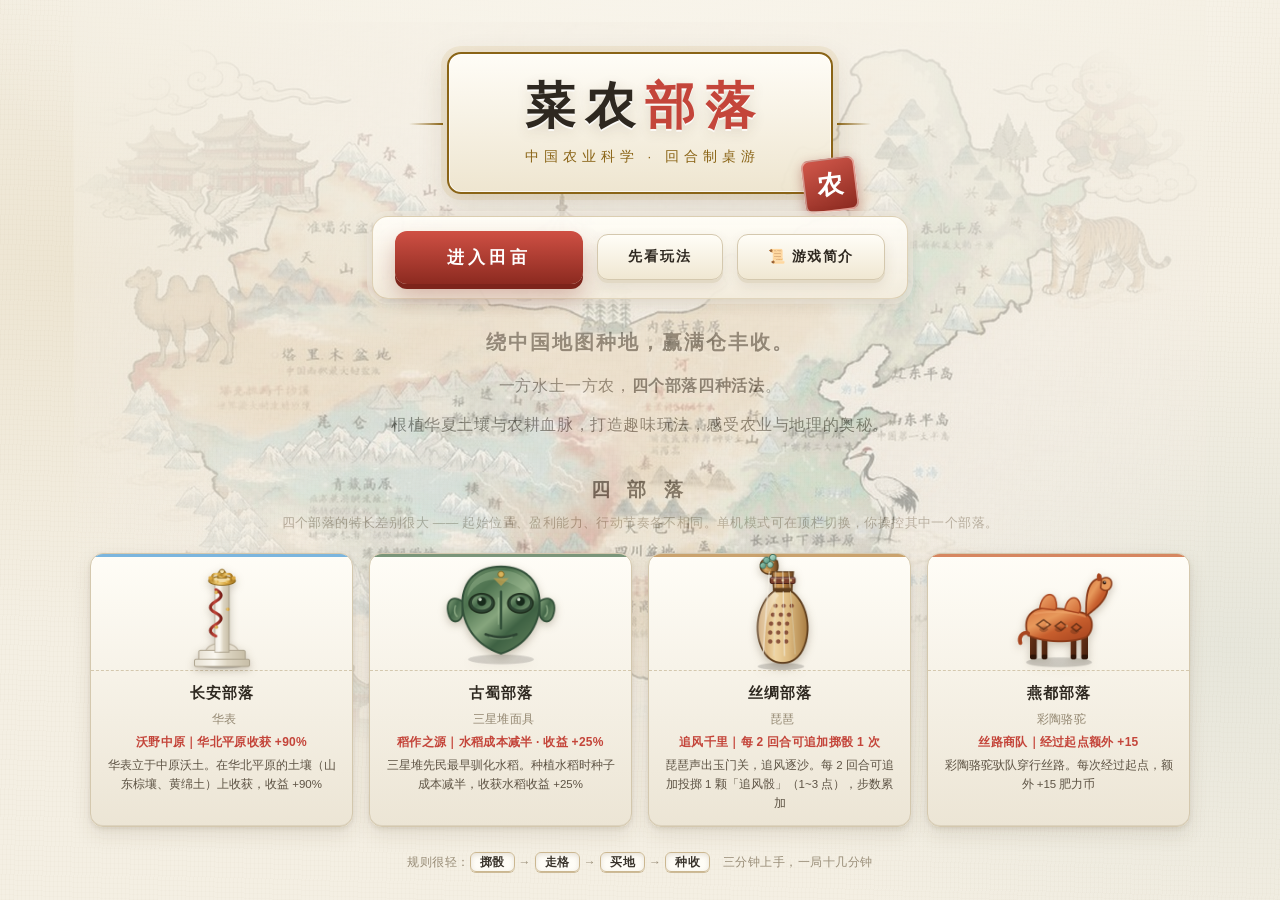
<file: index.html>
<!DOCTYPE html>
<html lang="zh-CN">
<head>
<meta charset="UTF-8">
<meta name="viewport" content="width=device-width, initial-scale=1.0">
<!-- 手机全屏：把本页「添加到主屏幕」后从图标启动，就没有浏览器地址栏了（iOS / Android 都认） -->
<meta name="mobile-web-app-capable" content="yes">
<meta name="apple-mobile-web-app-capable" content="yes">
<meta name="apple-mobile-web-app-status-bar-style" content="black-translucent">
<meta name="theme-color" content="#f4efe3">
<title>菜农部落 · 平面图板版</title>
<link rel="icon" href="data:image/svg+xml,%3Csvg xmlns='http://www.w3.org/2000/svg' viewBox='0 0 64 64'%3E%3Crect width='64' height='64' rx='12' fill='%23f4eee0'/%3E%3Ctext x='32' y='45' font-size='40' text-anchor='middle'%3E%F0%9F%8C%BE%3C/text%3E%3C/svg%3E">
<link rel="stylesheet" href="style.css">
<link rel="stylesheet" href="intro.css">
</head>
<body>

<!-- ============================================================
     开篇引导层（intro）：进站先看到「开篇 + 玩法介绍」，
     点「进入田亩」才露出下面的游戏本体。
     - #intro-open开篇（匾额/ 宣传语 / 模式 / 部落选择）
     - #intro-doc   玩法介绍（开局 / 回合流程 / 站点 / 胜负 / 入口）
     两屏在同一层内切换，#app 及以下内容在 intro 未结束时整体不可见、不可点。
     是否跳过记在 localStorage（intro.seen），看过一次之后直接进游戏。
     ============================================================ -->
<div id="intro" class="intro-layer">
  <div class="intro-inner">

    <!-- ---------- 开篇 ---------- -->
    <section class="intro-screen" id="intro-open">
      <!-- 底纹：水墨中国地图（1772×1200 原图）。
           两层结构：mapbg 是图本身（opacity .44 + 径向蒙版），
           mapveil 是一层米色纱负责把四周溶进宣纸底色。
           ⚠️ 不要给这两层加 backdrop-filter —— 它会把底图本身一起模糊。 -->
      <img class="intro-mapbg" src="assets/board_map.png" alt="" aria-hidden="true" draggable="false">
      <div class="intro-mapveil" aria-hidden="true"></div>
      <!-- 宣纸柔化层：盖住底图、把文字区托起来（介于「看得清」与「不糊」之间） -->
      <div class="intro-paperwash" aria-hidden="true"></div>

      <div class="intro-plaque">
        <h1>菜农<em>部落</em></h1>
        <div class="intro-sub">中国农业科学 · 回合制桌游</div>
        <span class="intro-seal">农</span>
      </div>

      <!-- ---------- 操作按钮组 ----------
           2026-10-18：从页面最底部挪到匾额正下方。
           原因：按钮压在长页面的末尾，玩家要一路滚到底才能开始，
           而「进入田亩」是这个页面唯一的主要行动 —— 必须第一眼可见。
           ⚠️ 同时删掉了原来的 .intro-modes（本地对战 / 单机模式切换）：
                顶栏本来就有同样的模式切换（#mode-seg），
                封面再来一份是重复，且两处会各写一份 localStorage 容易不一致。
                模式切换的唯一入口现在是顶栏。 -->
      <div class="intro-go">
        <button class="intro-start" id="intro-start" type="button">进入田亩</button>
        <button class="intro-ghost" id="intro-to-doc" type="button">先看玩法</button>
        <!-- 游戏简介：点开是卷轴展开动画（intro.js 里绑 openAbout） -->
        <button class="intro-ghost intro-scroll-btn" id="btn-intro-about" type="button">📜 游戏简介</button>
      </div>

      <div class="intro-slogans">
        <p class="hs-main">绕中国地图种地，赢满仓丰收。</p>
        <p>一方水土一方农，<b>四个部落四种活法</b>。</p>
        <p>根植华夏土壤与农耕血脉，打造趣味玩法，感受农业与地理的奥秘。</p>
      </div>

      <div class="intro-pick" id="intro-pick">
        <div class="intro-pick-head">
          <h2>四  部  落</h2>
          <p id="intro-pick-tip">四个部落的特长差别很大 —— 起始位置、盈利能力、行动节奏各不相同。单机模式可在顶栏切换，你操控其中一个部落。</p>
        </div>
        <div class="intro-pickgrid" id="intro-pickgrid"><!-- 由 src/intro.js 渲染 --></div>
      </div>

      <p class="intro-hint">
        规则很轻：<kbd>掷骰</kbd> → <kbd>走格</kbd> → <kbd>买地</kbd> → <kbd>种收</kbd>　三分钟上手，一局十几分钟
      </p>
    </section>

    <!-- ---------- 游戏简介卷轴 ----------
         独立于 .intro-screen：它要盖在开篇之上做卷轴展开，
         所以自己是一层 fixed 浮层（z-index 205，压过 intro 但低于 ordergate）。
         动画：卷轴本体先横向展开（scaleX），文字再淡入上移。 -->
    <div id="about-scroll" class="scroll-layer" hidden role="dialog" aria-modal="true" aria-label="游戏简介">
      <div class="scroll-dim" id="about-dim"></div>
      <div class="scroll-rod scroll-rod-t"></div>
      <div class="scroll-paper">
        <div class="scroll-cap">
          <h2 class="scroll-title">游戏简介</h2>
          <button class="scroll-x" id="about-close" type="button" title="收起卷轴">✕</button>
        </div>
        <div class="scroll-body">
          <p class="scroll-lead">菜农部落是一款以<b>种菜、农业改良、收获售卖</b>为核心玩法的策略桌面游戏（类大富翁玩法）。</p>
          <p>玩家扮演不同部落，通过<b>抢占肥沃土地</b>、<b>规划作物种植</b>、<b>收获蔬菜积累财富</b>。</p>
          <p class="scroll-tail">玩家可以在轻松欢乐的农耕博弈中体验策略规划和财富增长的乐趣。</p>
        </div>
        <div class="scroll-seal" aria-hidden="true">菜农</div>
      </div>
      <div class="scroll-rod scroll-rod-b"></div>
    </div>

    <!-- ---------- 玩法介绍 ---------- -->
    <section class="intro-screen" id="intro-doc" hidden>
      <header class="intro-nav">
        <span class="hn-brand"><i>🌾</i>菜农部落</span>
        <div class="hn-links">
          <button type="button" data-jump="intro-open">开篇</button>
          <button type="button" data-jump="intro-kit">开局</button>
          <button type="button" data-jump="intro-flow">回合</button>
          <button type="button" data-jump="intro-sta">站点</button>
          <button type="button" data-jump="intro-win">胜负</button>
          <button class="hn-cta" id="intro-doc-go" type="button">进入田亩</button>
        </div>
      </header>

      <div class="intro-doc-body">
        <div class="sec-tag"><h2>开局你有什么<small>STARTING KIT</small></h2></div>
        <div class="intro-card" id="intro-kit">
          <h3><span class="ic">🎴</span>选择一个部落开局</h3>
          <p class="lead">初始额度按「行动顺序」发放 —— 排在第几就拿多少，先手是有补偿的。</p>
          <div class="kitgrid">
            <div class="kit"><b>150</b><span>初始肥力币</span><i>可在设置里逐部落调整</i></div>
            <div class="kit"><b>2</b><span>随机种子卡</span><i>抽 3 张候选，取 2 张入库</i></div>
            <div class="kit"><b>1</b><span>免费买地卡</span><i>不花钱拿一块无主地</i></div>
            <div class="kit"><b>+60</b><span>末位先手补偿</span><i>次序第 4 名拿满</i></div>
          </div>
        </div>

        <div class="sec-tag"><h2>一个回合怎么走<small>ONE ROUND</small></h2></div>
        <div class="flowgrid" id="intro-flow">
          <div class="flowstep"><span class="no">1</span><span class="arrow">›</span>
            <h4>掷骰子</h4><p>两颗骰子决定走几格。丝绸部落每 2 回合还能追加一颗「追风骰」。</p></div>
          <div class="flowstep"><span class="no">2</span><span class="arrow">›</span>
            <h4>顺时针走</h4><p>逐格前进，经过起点得 50 币；落在他人土地要付一半地价，过路不收费。</p></div>
          <div class="flowstep"><span class="no">3</span><span class="arrow">›</span>
            <h4>落格结算</h4><p>土地格看归属，站点格发牌 —— 集市卖种、气象站给卡、改良站发改良。</p></div>
          <div class="flowstep"><span class="no">4</span><span class="arrow">›</span>
            <h4>经营决策</h4><p>只能给「脚下的地」买地与种植；地里作物随时可收，收完这块地本回合不能再种。</p></div>
          <div class="flowstep"><span class="no">5</span>
            <h4>收尾换手</h4><p>判定胜负或破产，然后按本局抽签的顺序交给下一位。</p></div>
        </div>

        <div class="sec-tag"><h2>赛道上的站点<small>STATIONS</small></h2></div>
        <div class="stagrid" id="intro-sta">
          <div class="sta" style="--sc:#d0392b;--sc-soft:rgba(208,57,43,.12);--sc-line:rgba(208,57,43,.32)">
            <div class="ic">🚩</div><h4>起点</h4><p>每经过一次得 50 肥力币。绕得越勤，财路越稳。</p></div>
          <div class="sta" style="--sc:#d8a03a;--sc-soft:rgba(216,160,58,.14);--sc-line:rgba(216,160,58,.34)">
            <div class="ic">🌰</div><h4>种子集市</h4><p>买作物卡囤手上。种一片消耗一张 —— 没种子就种不了。</p></div>
          <div class="sta" style="--sc:#4a9bd8;--sc-soft:rgba(74,155,216,.12);--sc-line:rgba(74,155,216,.32)">
            <div class="ic">🌦️</div><h4>气象站</h4><p>抽一张延时气象卡，下次种植自动生效（一次性，可为负）。</p></div>
          <div class="sta" style="--sc:#59a85a;--sc-soft:rgba(89,168,90,.12);--sc-line:rgba(89,168,90,.32)">
            <div class="ic">🎴</div><h4>土壤改良站</h4><p>抽改良卡：抽到即得面值肥力币，持有期间按面值折算加成收获。</p></div>
          <div class="sta" style="--sc:#5a5560;--sc-soft:rgba(90,85,96,.10);--sc-line:rgba(90,85,96,.28)">
            <div class="ic">⛓️</div><h4>监狱</h4><p>落在上面暂停一回合，反思不当农业行为。路过不坐牢。</p></div>
        </div>

        <div class="sec-tag"><h2>怎么算赢<small>HOW TO WIN</small></h2></div>
        <div class="endgrid" id="intro-win">
          <div class="endcard win">
            <h3>🏆 两条胜利途径</h3>
            <p><b>① 堆满肥力币</b>：轮到自己的回合结束时，手上金币达到胜利线（默认 260，可在设置里调）即刻获胜。</p>
            <p style="margin-top:8px"><b>② 成为最后的幸存者</b>：其他部落全部欠款破产，只剩你一个 —— 你赢。</p>
          </div>
          <div class="endcard lose">
            <h3>💀 欠款会破产</h3>
            <p>允许欠款，但<b>最低到 −50</b>。一旦欠超过 50，该部落破产退出本局，名下土地全部回归无主。</p>
            <p style="margin-top:8px">其余部落继续玩，不受影响。破产后不再参与行动顺序。</p>
          </div>
        </div>

        <div class="sec-tag"><h2>游戏里还有这些<small>EXTRAS</small></h2></div>
        <div class="entrygrid">
          <div class="entry"><span class="ei">📖</span>
            <div><h4>图鉴</h4><p>全部卡牌道具的详细信息 —— 土地、作物、气象、改良，不受谁持有影响。</p></div></div>
          <div class="entry"><span class="ei">📜</span>
            <div><h4>规则</h4><p>完整规则与参数表，含过路费、破产、种子上限等全部细则。</p></div></div>
          <div class="entry"><span class="ei">⚙️</span>
            <div><h4>设置</h4><p>调整各部落初始金额、胜利线、电脑行动速度与背景音乐音量。</p></div></div>
          <div class="entry"><span class="ei">🏮</span>
            <div><h4>新手教程</h4><p>「小禾」问答手册 —— 你可能遇到的 33 个问题，答完就会玩。</p></div></div>
          <div class="entry"><span class="ei">📔</span>
            <div><h4>随农记</h4><p>四个部落的背景小故事 —— 从哪里来，为什么擅长这个。</p></div></div>
          <div class="entry"><span class="ei">🏆</span>
            <div><h4>农耕志</h4><p>成就系统与我的农事 —— 只记荣耀，不碰胜负。</p></div></div>
        </div>
      </div>

      <footer class="intro-foot">
        <button class="intro-ghost" id="intro-back" type="button">← 回到开篇</button>
        <button class="intro-start" id="intro-doc-go2" type="button">进入田亩</button>
      </footer>
    </section>

  </div>
</div>

<!-- ============ 顶栏 ============ -->
<header>
  <div class="brand">
    <div class="logo" id="logo-box"><span>🌾</span></div>
    <div>
      <h1>菜农部落</h1>
      <small>农业科学与土壤 · 平面图板桌游</small>
    </div>
  </div>
  <div class="round-info">
    <span>回合 <b id="round">1</b></span>
    <span class="sep"></span>
    <span>目标 <b id="winline">260</b> 肥力币</span>
    <span class="sep"></span>
    <span>当前 <b id="curtribe">—</b></span>
    <span class="sep"></span>
    <!-- 本回合行动顺序：2026-10-15 起改为「按钮 + 弹窗」。
         原来是一条常驻的横向顺序条（#orderstrip），顶栏被它挤得右对齐换行，
         而且开局时玩家往往来不及看。现在点这个按钮才弹出完整顺序，
         并且每次开新局会自动弹一次（见 main.js 的 showOrderGate）。 -->
    <button id="btn-order" class="tb" title="查看本局行动顺序">🔀<span class="tb-t">行动顺序</span></button>
  </div>
  <div class="top-actions">
    <div class="seg" id="mode-seg" title="切换对局模式（会重新开局）">
      <button data-mode="local">本地对战</button>
      <button data-mode="solo">单机模式</button>
    </div>
    <button id="btn-settings" class="tb" title="调整各部落初始金额 · 查看部落特长">⚙<span class="tb-t">设置</span></button>
    <button id="btn-handbook" class="tb" title="图鉴：查看全部卡牌的详细信息，不受谁持有影响">📖<span class="tb-t">图鉴</span></button>
    <button id="btn-fast" class="tb" title="电脑每步间隔：3 秒 / 0.6 秒（快速）"><span id="fast-ico">🐢</span><span class="tb-t" id="fast-txt">3 秒</span></button>
    <!-- 简约版：收起底栏与左侧竖列，把棋盘放到最大（投屏 / 围观用）。
         纯布局切换：JS 只改 body.class 并重调 layoutBoard()，不碰任何游戏逻辑。 -->
    <button id="btn-simple" class="tb" title="简约版：放大棋盘，收起手牌与侧栏（再点一次回到完整界面）">🔍<span class="tb-t">简约版</span></button>
    <button id="btn-rules" class="tb">📜<span class="tb-t">规则</span></button>
    <!-- 回到开篇与玩法介绍（intro.js 监听这个 click，见该文件） -->
    <button id="btn-intro" class="tb" title="回到开篇与玩法介绍">🏮<span class="tb-t">开篇</span></button>
    <button id="btn-new" class="tb primary">🔄<span class="tb-t">新游戏</span></button>
  </div>
</header>

<div id="app">
  <!-- ============ 中间：平面图板（原 PDF 图板底图） ============ -->
  <main id="stage">
    <div id="board-wrap">
      <img id="board" src="assets/board_full.png" alt="菜农部落图板" draggable="false">
      <!-- 只换中间那块地图：叠一层新图，裁到原图中心地图区，
           外圈 32 张赛道卡仍用原图的印刷卡面（图案+文字+价格）。 -->
      <img id="board-map" src="assets/board_map.png" alt="" aria-hidden="true" draggable="false">
      <div id="slots"></div>
      <div id="cells"></div>
      <div id="pawns"></div>
    </div>

    <!-- 右下角竖列：我的手牌（在上） + 图例（在下） -->
    <div class="legend-col">
      <!-- 三类手牌入口：点开看全部四个部落的卡（首行有各部落数量统计） -->
      <section id="cardhub">
        <button class="hub" id="hub-seed" type="button" title="查看全部部落的作物卡（徽章 = 我自己的张数）">
          <span class="hub-ico">🌰</span><span class="hub-name">作物卡</span><span class="pill" id="seedcount2">0</span>
        </button>
        <button class="hub" id="hub-weather" type="button" title="查看全部部落的延时气象卡（徽章 = 我自己的张数）">
          <span class="hub-ico">🌦️</span><span class="hub-name">气象卡</span><span class="pill" id="weathercount">0</span>
        </button>
        <button class="hub" id="hub-improve" type="button" title="查看全部部落的改良卡（徽章 = 我自己的张数）">
          <span class="hub-ico">🎴</span><span class="hub-name">改良卡</span><span class="pill" id="handcount2">0</span>
        </button>
      </section>

      <section id="farmpanel">
        <h4>我的土地与作物 <span id="landcount" class="pill">0</span></h4>
        <div id="myfarms" class="hscroll"></div>
      </section>

      <!-- 图例上方 -->
      <div class="legend">
        <h4>图例</h4>
        <!-- 四部落的图例行由 JS 从 TRIBES 渲染（renderLegend）。
             早先在这里硬编码了「A/B/C/D 部落」，改部落名时漏了一处。 -->
        <div id="legendrows"></div>
        <div class="legend-row" style="margin-top:6px;padding-top:6px;border-top:1px solid var(--line)">
          <span class="sw" style="background:linear-gradient(180deg,rgba(255,252,244,.6),rgba(235,222,190,.5))"></span>站点格
        </div>
      </div>

      <!-- 农耕志：成就 · 图鉴 · 我的农事。
           纯荣誉层（存档走 localStorage 的 cnvillage.codex.v1），
           与对局状态 G 完全隔离，不影响金币/胜负/AI。 -->
      <button id="codex-entry" type="button"
              title="农耕志：我的农事 · 图鉴收集 · 成就称号（只记荣耀，不碰胜负）">
        <span class="ce-seal">志</span>
        <span class="ce-mid">
          <span class="ce-name">农耕志</span>
          <span class="ce-sub">成就 · 图鉴 · 我的农事</span>
        </span>
        <span class="ce-pct" id="codex-pct">0%</span>
      </button>

      <!-- 手牌（作物卡 + 改良卡）：从底栏搬到这里，排在「农耕志」下方。
           搬过来是为了把底栏压到只剩一条窄边（--bottom-h 减半），
           底栏原本 104px 里装的就是这两行卡，横向还空一大片。
           竖列本来就是「图板左侧的常驻信息列」，手牌属于玩家必须随时能看见的信息，
           放这里比压在底部更近，也不再占用棋盘纵向空间。
           ID 全部沿用原来的（seedcount / handcount / seedrow / hand / impbonus），
           main.js 里按ID 取元素的代码一行都不用改。 -->
      <div class="legend-hand">
        <h4>作物卡 <span id="seedcount" class="pill">0</span> · 改良卡 <span id="handcount" class="pill">0</span>
          <span id="impbonus" class="impbonus">无加成</span>
        </h4>
        <div id="seedrow" class="seedrow"></div>
        <div id="hand" class="hand hscroll"></div>
      </div>
    </div>

    <!-- 电脑行动提示：只在正中显示一个小窗，不遮挡棋盘（要能看见电脑棋子在哪） -->
    <div id="waiting" hidden>
      <div class="wait-box">
        <div class="wait-head">
          <span class="wait-spinner"></span>
          <span class="wait-who"><span id="wait-tribe">电脑</span> 行动中</span>
        </div>
        <div class="wait-act" id="wait-act">思考中…</div>
        <div class="wait-dots"><i></i><i></i><i></i></div>
      </div>
    </div>
  </main>

  <!-- ============ 可滚动区 ============
       桌面端 #scrollzone 用 display:contents，子元素保持原来的 grid/flex 位置不变；
       手机端它才真正变成一个盒子：地图占上半屏，其余全部塞进来竖向滚动。 -->
  <div id="scrollzone">

  <!-- ============ 中间下方：四部落面板（排成一排） ============ -->
  <section id="tribebar">
    <div id="players"></div>
  </section>

  <!-- 竖向分隔条：拖拽调节图板区 / 右侧面板 宽度 -->
  <div class="splitter splitter-v" id="split-v" title="拖拽调节宽度 · 双击复位"></div>

  <!-- ============ 右侧：操作与日志 ============ -->
  <aside id="sidepanel">
    <div class="panel-block" id="actionbox" hidden>
      <h4 id="actiontitle">可执行操作</h4>
      <div id="actions" class="actions"></div>
    </div>

    <div class="panel-block grow">
      <h4>游戏日志</h4>
      <div id="log" class="log"></div>
    </div>

    <div class="panel-block panel-block--foot">
      <div id="dice" class="dice-box"></div>
      <button id="btn-roll" class="roll">🎲 掷骰子开始回合</button>
    </div>
  </aside>

  </div><!-- /#scrollzone -->
</div>

<!-- 横向分隔条：拖拽调节主区/ 底栏 高度 -->
<div class="splitter splitter-h" id="split-h" title="拖拽调节高度 · 双击复位"></div>

<!-- ============ 底部：新手教程 / 随农记 两个入口 ============
     「作物卡 · 改良卡」手牌已搬到图板左下角竖列、排「农耕志」之下（见 .legend-hand），
     底栏只剩窄屏入口按钮，因此高度默认值从 104px 减半到 52px（见 SPLIT_DEFAULT.bottom）。
     保持在 body 层：桌面端是固定底栏，手机端固定在屏幕底部，
     不塞进 #scrollzone —— 否则 display:contents 会把它变成 #app 的grid item。 -->
<footer id="bottombar">
  <!-- 新手教程 / 随农记 两个入口：**手机 / 窄屏（<1500px）专用**，
       PC（≥1500px）这两个按钮被 CSS 隐藏，入口仍是教程预留列里的灯笼罩。
       事件绑定在 src/aihelper.js（独立浮层）。 -->
  <div class="bb-entry" id="ai-entry">
    <button class="ai-entry-btn" id="ai-open-qa" type="button" title="打开新手教程 · 问答手册">
      <span class="ai-entry-ic">🏮</span><span>新手教程</span>
    </button>
    <button class="ai-entry-btn" id="ai-open-book" type="button" title="翻开《随农记》· 四个部落与一方水土">
      <span class="ai-entry-ic">📔</span><span>随农记</span>
    </button>
  </div>
</footer>

<!-- ============ 新手教程「小禾」问答手册 + 底面《随农记》 ============
     独立浮层（见 src/aihelper.js）：不读写对局状态 G，不碰引擎 / 规则 / 平衡。
     纯静态问答（点问题看答案），不联网、不调用任何大模型。
     宽屏（≥1500）常驻预留右侧一条窄列；窄屏 / 手机改为右侧弹出面板。
     入口是底栏「新手教程 / 随农记」两个按钮（#ai-entry，在 #bottombar 内）。 -->
<aside id="aihelper" aria-label="新手教程 · 问答手册"></aside>

<!-- ============ 弹层 ============ -->
<div id="modal" class="modal" hidden>
  <div class="modal-box">
    <button class="modal-close" id="modal-close">✕</button>
    <div id="modal-body"></div>
  </div>
</div>

<!-- ============ 开局顺序弹窗 ============
     独立于 #modal：#modal 会被 openModal() 整体覆盖（种田弹层、设置、
     部落选择都往里塞），顺序窗必须常驻自己的 DOM，否则开新局时会被
     上一次弹层的残留冲掉。内容由 main.js 的 showOrderGate() 渲染。
     · #orderstrip 仍然存在，只是搬进了弹窗里 —— iter.test.html R7 段
       直接查它，删掉会让那条断言炸。 -->
<div id="ordergate" class="ordergate" hidden role="dialog" aria-modal="true" aria-label="本局行动顺序">
  <div class="og-box">
    <h3 class="og-title">本局行动顺序</h3>
    <p class="og-sub">每局开局随机抽签 —— 从左到右就是这一局的先后手次序。</p>
    <div class="og-strip" id="orderstrip"></div>
    <p class="og-note" id="ordernote"></p>
    <div class="og-actions">
      <button type="button" id="order-ok" class="btn-primary">知道了，开始</button>
    </div>
  </div>
</div>

<div id="banner" class="banner" hidden>
  <div class="banner-box">
    <div id="banner-icon">🏆</div>
    <h2 id="banner-title"></h2>
    <p id="banner-sub"></p>
    <button class="roll" id="banner-btn">再来一局</button>
  </div>
</div>

<!-- 背景音乐：进游戏后一直循环播放，音量在「设置」里调（见 main.js 的 BGM 段）。
     素材是用户给的裸 ADTS AAC，已用 tools/adts_to_m4a.py 无损换壳成标准 M4A。 -->
<audio id="bgm" src="assets/bgm.m4a" loop preload="auto"></audio>

<div id="loading"><div class="loader"></div><p>正在载入图板…</p></div>

<script>
window.__errors = [];
window.addEventListener('error', e => {
  const loc = (e.filename||'').split('/').pop() + ':' + e.lineno;
  showErr((e.message||e.error) + ' @ ' + loc);
});
window.addEventListener('unhandledrejection', e => {
  showErr('promise: ' + ((e.reason && e.reason.message) || e.reason));
});
function showErr(m){
  let b=document.getElementById('errbar');
  if(!b){b=document.createElement('div');b.id='errbar';
    b.style.cssText='position:fixed;left:0;right:0;top:0;z-index:999;background:#c0392b;color:#fff;font:12px monospace;padding:6px 10px;max-height:130px;overflow:auto';
    document.body.appendChild(b);}
  b.textContent='JS 错误: '+m;
}
</script>
<!-- 背景音乐：独立模块，先于游戏加载；只跟「网页有没有打开」有关（见 src/bgm.js） -->
<script type="module" src="src/bgm.js"></script>
<!-- 开篇 + 玩法介绍引导层：纯入口层，不碰对局状态（G）与引擎（见 src/intro.js）。
     必须在 main.js **之前**加载：main.js 一进来就 newGame()，
     引导层晚于它出现会闪一下。 -->
<script type="module" src="src/intro.js"></script>
<script type="module" src="src/main.js"></script>
<!-- 新手教程「小禾」问答手册：独立模块，放最后；只挂浮层，不动主流程 -->
<script type="module" src="src/aihelper.js"></script>
</body>
</html>
</file>
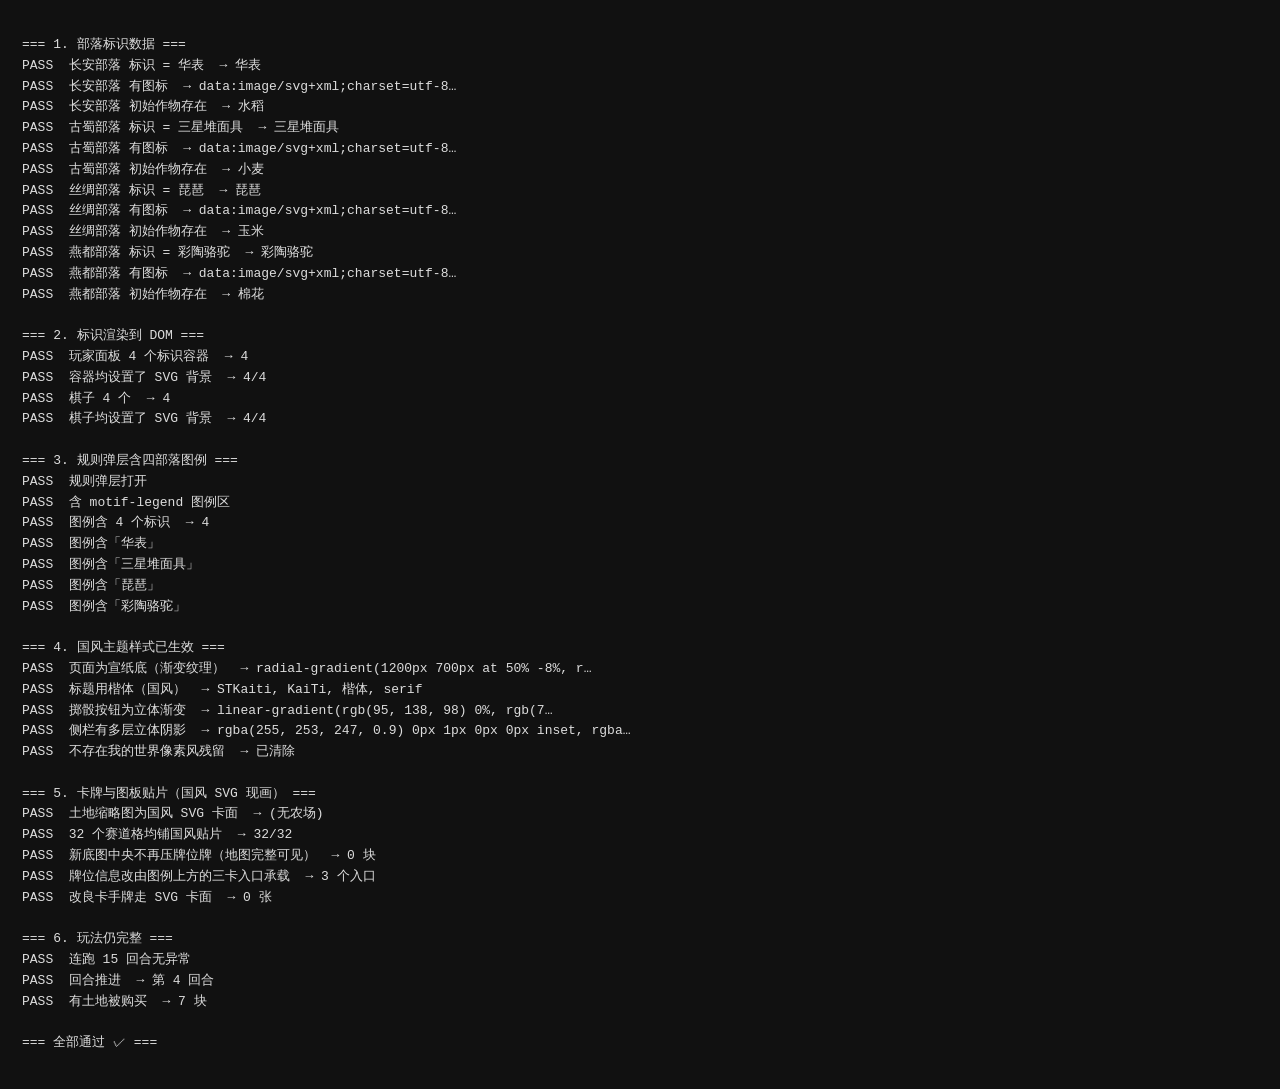
<file: test/guofeng.test.html>
<!DOCTYPE html>
<html lang="zh-CN">
<head><meta charset="UTF-8"><title>国风样式验收</title>
<style>body{font-family:monospace;padding:14px;background:#111;color:#ddd;font-size:13px}
pre{white-space:pre-wrap;line-height:1.6}
iframe{width:1500px;height:900px;border:0;position:absolute;left:-9999px}</style>
</head>
<body>
<pre id="out">running…</pre>
<iframe id="f" src="/index.html?intro=0"></iframe>
<script type="module">
const lines=[];const out=document.getElementById('out');
const say=s=>{lines.push(s);out.textContent=lines.join('\n');};
let fails=0;
const check=(n,c,x='')=>{if(!c)fails++;say(`${c?'PASS':'FAIL'}  ${n}${x?'  → '+x:''}`);};

await new Promise(r=>{let n=0;const t=setInterval(()=>{
  if(f.contentWindow&&f.contentWindow.__game){clearInterval(t);r();}
  else if(++n>120){clearInterval(t);r();}},150);});
const w=f.contentWindow, d=w.document;

say('=== 1. 部落标识数据 ===');
const G=w.__game.state;
const MOTIFS=['华表','三星堆面具','琵琶','彩陶骆驼'];
G.players.forEach((p,i)=>{
  check(`${p.name} 标识 = ${MOTIFS[i]}`, p.motif===MOTIFS[i], p.motif);
  check(`${p.name} 有图标`, typeof p.icon==='string' && p.icon.startsWith('data:image/svg+xml'),
    p.icon? p.icon.slice(0,32)+'…':'无');
  check(`${p.name} 初始作物存在`, !!p.initialCrop, p.initialCrop);
});

say('\n=== 2. 标识渲染到 DOM ===');
const pims=[...d.querySelectorAll('.pcard .pimg')];
check('玩家面板 4 个标识容器', pims.length===4, `${pims.length}`);
check('容器均设置了 SVG 背景', pims.every(e=>/svg\+xml/.test(e.style.backgroundImage)),
  `${pims.filter(e=>/svg/.test(e.style.backgroundImage)).length}/4`);
const pawns=[...d.querySelectorAll('.pawn')];
check('棋子 4 个', pawns.length===4, `${pawns.length}`);
check('棋子均设置了 SVG 背景', pawns.every(e=>/svg\+xml/.test(e.style.backgroundImage)),
  `${pawns.filter(e=>/svg/.test(e.style.backgroundImage)).length}/4`);

say('\n=== 3. 规则弹层含四部落图例 ===');
d.getElementById('btn-rules').click();
await new Promise(r=>setTimeout(r,200));
const mb=d.getElementById('modal-body').innerHTML;
check('规则弹层打开', !d.getElementById('modal').hidden);
check('含 motif-legend 图例区', mb.includes('motif-legend'));
check('图例含 4 个标识', (mb.match(/motif-box/g)||[]).length>=4,
  `${(mb.match(/motif-box/g)||[]).length}`);
MOTIFS.forEach(m=>check(`图例含「${m}」`, mb.includes(m)));
d.getElementById('modal-close').click();

say('\n=== 4. 国风主题样式已生效 ===');
const cs=(sel,prop)=>{const e=d.querySelector(sel);return e?getComputedStyle(e)[prop]:'';};
const bodyBg=cs('body','backgroundImage')||cs('body','background');
check('页面为宣纸底（渐变纹理）', bodyBg.includes('gradient'), bodyBg.slice(0,42)+'…');
const h1Font=cs('.brand h1','fontFamily');
check('标题用楷体（国风）', /Kai|楷/i.test(h1Font), h1Font);
const rollBg=cs('.roll','backgroundImage');
check('掷骰按钮为立体渐变', rollBg.includes('gradient'), rollBg.slice(0,42)+'…');
const boardShadow=cs('#board-wrap::before','boxShadow');
const sideShadow=cs('#sidepanel','boxShadow');
check('侧栏有多层立体阴影', sideShadow.split('inset').length>=3, sideShadow.slice(0,52)+'…');
check('不存在我的世界像素风残留',
  !bodyBg.includes('pixel') && !bodyBg.includes('image-rendering'),
  '已清除');

say('\n=== 5. 卡牌与图板贴片（国风 SVG 现画） ===');
const farmImg=d.querySelector('.farm img');
check('土地缩略图为国风 SVG 卡面',
  !farmImg || farmImg.src.startsWith('data:image/svg+xml'),
  farmImg?farmImg.src.slice(0,34)+'…':'(无农场)');
const tiles=[...d.querySelectorAll('#cells .cell')];
check('32 个赛道格均铺国风贴片',
  tiles.length===32 && tiles.every(c=>(c.style.backgroundImage||'').includes('data:image/svg')),
  `${tiles.filter(c=>(c.style.backgroundImage||'').includes('data:image/svg')).length}/32`);
/* 新底图（board_new.jpg）是一张完整地图，中央是青藏高原/山脉，
   不能再压三块牌位牌。牌位已移到图例上方的三卡入口（#cardhub）。 */
const slots=[...d.querySelectorAll('#slots .slot')];
check('新底图中央不再压牌位牌（地图完整可见）',
  slots.length===0, slots.length+' 块');
check('牌位信息改由图例上方的三卡入口承载',
  d.querySelectorAll('#cardhub .hub').length===3,
  d.querySelectorAll('#cardhub .hub').length+' 个入口');
const improCards=[...d.querySelectorAll('.hcard img')];
check('改良卡手牌走 SVG 卡面',
  improCards.every(i=>i.src.startsWith('data:image/svg+xml')),
  improCards.length+' 张');

say('\n=== 6. 玩法仍完整 ===');
const eng=await import('/src/engine.js');
let err=0;
try{ for(let i=0;i<15 && !G.over;i++) eng.playTurn(G, eng.aiDecide); }catch(e){err++;say('  异常 '+e.message);}
check('连跑 15 回合无异常', err===0);
check('回合推进', G.round>1, `第 ${G.round} 回合`);
check('有土地被购买', Object.keys(G.landOwners).length>0, `${Object.keys(G.landOwners).length} 块`);

say(`\n=== ${fails===0?'全部通过 ✓':fails+' 项失败 ✗'} ===`);
document.title=fails===0?'GF-OK':'GF-FAIL-'+fails;
</script>
</body></html>
</file>
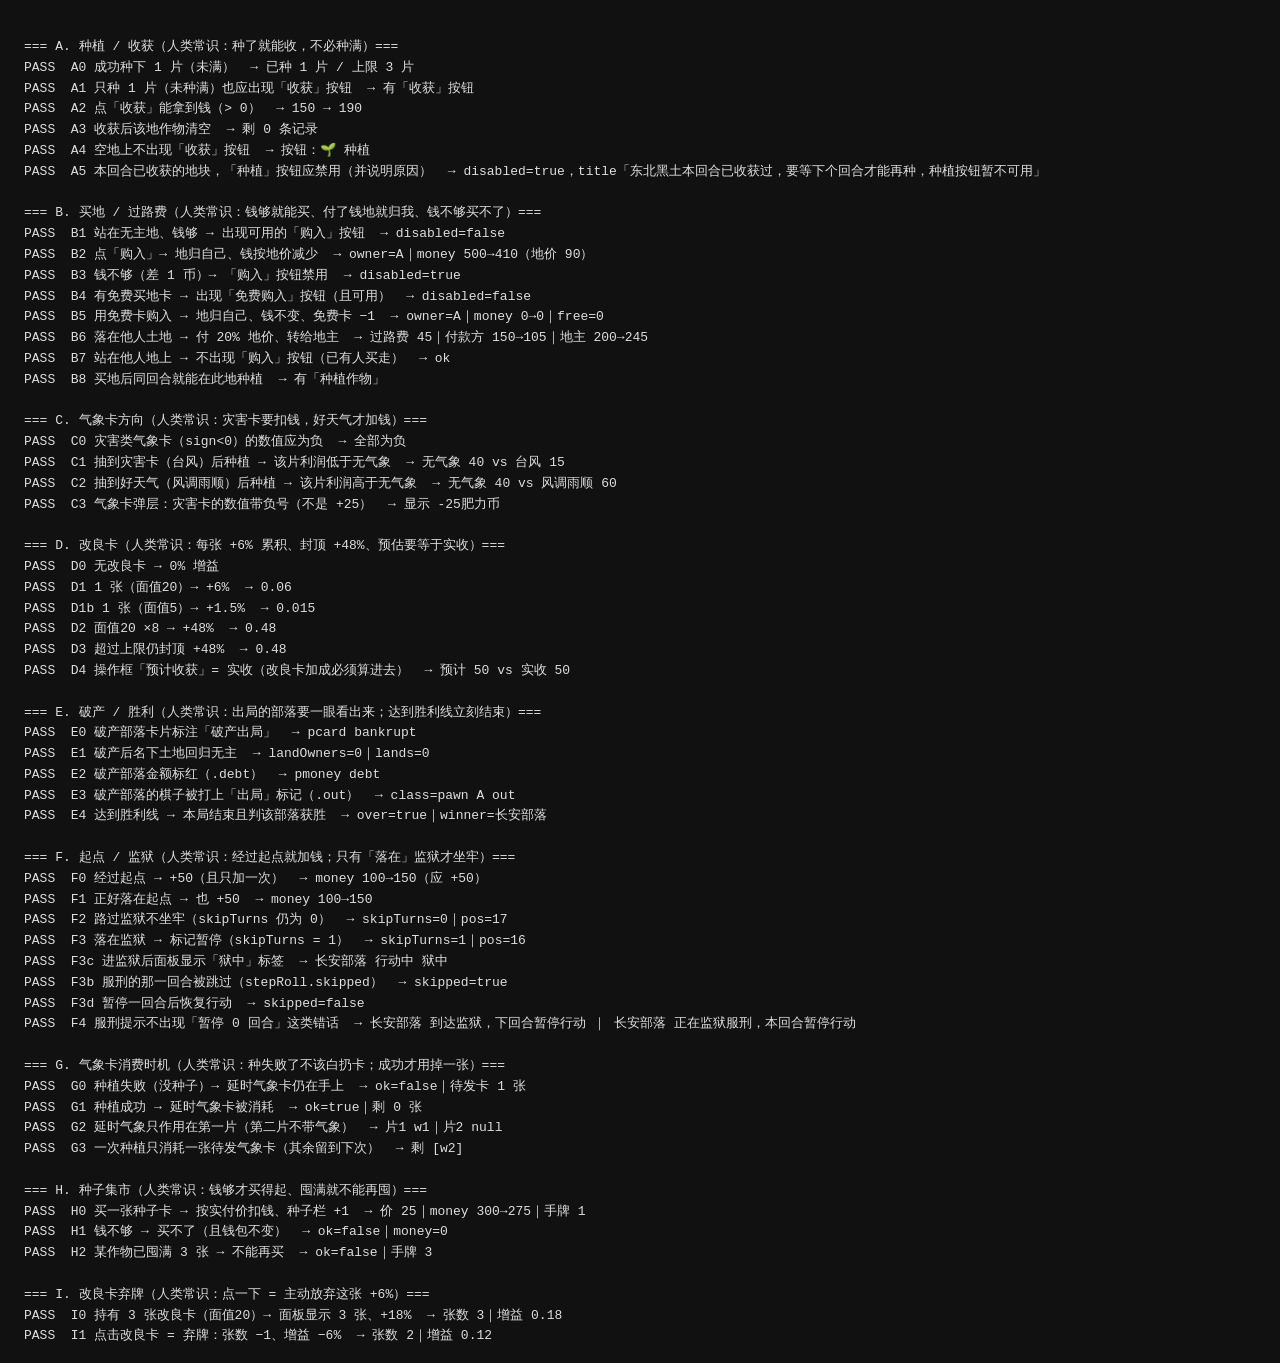
<file: test/human-logic.test.html>
<!DOCTYPE html>
<html lang="zh-CN">
<head><meta charset="UTF-8"><title>人类思维逻辑验收</title>
<style>
body{font-family:monospace;padding:16px;background:#111;color:#ddd;font-size:13px}
pre{white-space:pre-wrap;line-height:1.6}
iframe{width:1500px;height:900px;border:0;position:absolute;left:-9999px}
h2{color:#8fd;font-size:14px;margin:18px 0 6px}
</style>
</head>
<body>
<pre id="out">running…</pre>
<iframe id="f" src="/index.html?intro=0"></iframe>
<script type="module">
/* =========================================================
   人类思维逻辑验收（human-logic）
   ---------------------------------------------------------
   目的：不看「代码怎么写的」，只看「玩家会怎么想」。
   每条断言对应一个「人类对桌游的常识预期」，违反即 FAIL。
   例如：一块地能种 3 片，我种 1 片也应该能收获 —— 而不是
   「必须种满 3 片才给我收获按钮」。
   ========================================================= */
const lines=[];const out=document.getElementById('out');
const say=s=>{lines.push(s);out.textContent=lines.join('\n');};
let fails=0;
const check=(n,c,x='')=>{if(!c)fails++;say(`${c?'PASS':'FAIL'}  ${n}${x?'  → '+x:''}`);};

await new Promise(r=>{
  let n=0;
  const t=setInterval(()=>{
    const w=f.contentWindow;
    if(w && w.__game && w.__game.state){clearInterval(t);r();}
    else if(++n>120){clearInterval(t);r();}
  },150);
});
const w=f.contentWindow, d=w.document;
if(!w.__game){ say('FAIL 页面未初始化 __game'); say('\n=== 结果：1 项失败 ✗ ==='); }
else {
/* 隔离脏状态 */
w.localStorage.removeItem('cnvillage.seat.v1');
w.localStorage.setItem('cnvillage.mode.v1','local');
w.__game.setSeat(0); w.__game.setMode('local');
w.__game.debug.setWinMoney(260);
w.__game.debug.setFastMode(true);

const eng = await import('/src/engine.js');
const data = await import('/src/data.js');
/* newGame() 会换掉 state 对象，所以 G 必须每次重新取（不能用 const 捕获一次） */
let G = w.__game.state;
const st = () => w.__game.state;
const P = () => w.__game.state.players[0];
const reset = (money = 150) => {
  w.__game.newGame(); w.__game.setMode('local'); w.__game.setSeat(0);
  G = w.__game.state; P().money = money; w.__game.debug.setActor(0);
};

/* 找一块 3 片地（高肥力） */
const hiSoil = data.LANDS.find(l=>l.fertility==='高');
const hiIdx = data.TRACK.findIndex(c=>c.kind==='land' && c.soilId===hiSoil.id);

/* 面板操作框/弹层一律先关上，避免干扰 */
const closeAll = () => { const c=d.getElementById('modal-close'); if(c) c.click(); };

say('=== A. 种植 / 收获（人类常识：种了就能收，不必种满）===');
if (hiIdx < 0) { check('赛道上有高肥力土地可供测试', false, '未找到'); }
else {
  /* 干净开局 */
  w.__game.newGame(); w.__game.setMode('local'); w.__game.setSeat(0);
  w.__game.debug.giveLand(0, hiIdx);
  P().pos = hiIdx;                       // 站在自己的地上（新规则：只能站脚下种）
  P().seeds = { shuidao: 3 };            // 手里有 3 张水稻种子
  w.__game.debug.setActor(0);            // 面板主人 = 座位 0

  /* 种 1 片（高肥力地上限 3 片，故意只种 1 片） */
  const pr = eng.plant(G, P(), hiIdx, 'shuidao', 1);
  w.__game.debug.render();
  check('A0 成功种下 1 片（未满）', pr.ok === true && P().lands[hiIdx].crops.length === 1,
    pr.ok ? `已种 ${P().lands[hiIdx].crops.length} 片 / 上限 3 片` : ('种植失败：'+pr.msg));

  const farm = d.querySelector('#myfarms .farm');
  const harvestBtn = farm ? farm.querySelector('button.harvest') : null;
  check('A1 只种 1 片（未种满）也应出现「收获」按钮',
    !!harvestBtn,
    harvestBtn ? '有「收获」按钮' : '✖ 地块上只有「种植」按钮 —— 被迫种满才能收（违反常识）');

  /* 点击真实「收获」按钮，验证能拿到钱 */
  const m0 = P().money;
  if (harvestBtn) harvestBtn.click();
  await new Promise(r=>setTimeout(r,150));
  check('A2 点「收获」能拿到钱（> 0）', P().money > m0,
    `${m0} → ${P().money}`);
  check('A3 收获后该地作物清空', P().lands[hiIdx].crops.length === 0,
    `剩 ${P().lands[hiIdx].crops.length} 条记录`);

  /* 空地：不应出现「收获」按钮（没种的东西收不了） */
  w.__game.debug.render();
  const farm2 = d.querySelector('#myfarms .farm');
  check('A4 空地上不出现「收获」按钮',
    !farm2.querySelector('button.harvest'),
    '按钮：' + [...farm2.querySelectorAll('.fbtns button')].map(b => b.textContent.trim()).join(' / '));

  /* 本回合已收获的地块：不应还能再种（否则「种→收→再种」刷钱） */
  const plantBtn = [...farm2.querySelectorAll('.fbtns button')].find(b=>!b.classList.contains('harvest'));
  check('A5 本回合已收获的地块，「种植」按钮应禁用（并说明原因）',
    !!plantBtn && plantBtn.disabled === true,
    plantBtn ? `disabled=${plantBtn.disabled}` + (plantBtn.title?`，title「${plantBtn.title.split('\n')[0]}」`:'') : '无种植按钮');

  closeAll();
}

say('\n=== B. 买地 / 过路费（人类常识：钱够就能买、付了钱地就归我、钱不够买不了）===');
{
  /* 找一块**无主**土地（每次 reset() 都会重开一局，landOwners 清空） */
  const freeIdx = data.TRACK.findIndex((c, i) => c.kind === 'land' && !st().landOwners[i]);
  if (freeIdx < 0) { check('赛道上有无主土地可供测试', false, '未找到'); }
  else {
    const land = data.landById(data.TRACK[freeIdx].soilId);

    /* 把面板主人放到这块地上，并重画「落格操作」框，返回其中的按钮 */
    const onLand = (money) => {
      reset(money);
      const me = P();
      me.pos = freeIdx;
      w.__game.debug.setActor(0);
      return me;
    };
    const actBtns = () => {
      w.__game.debug.showActions('测试回合', w.__game.debug.postMoveActions());
      return [...d.querySelectorAll('#actions button.act')];
    };

    /* B1/B2：钱够 → 能买；买了 → 地归我、按地价扣钱 */
    let me = onLand(500);
    let btns = actBtns();
    const buyBtn = btns.find(b => /花 .* 肥力币购入/.test(b.textContent));
    check('B1 站在无主地、钱够 → 出现可用的「购入」按钮',
      !!buyBtn && !buyBtn.disabled, buyBtn ? ('disabled=' + buyBtn.disabled) : '无购入按钮');
    const m0 = me.money;
    if (buyBtn) buyBtn.click();
    await new Promise(r => setTimeout(r, 150));
    check('B2 点「购入」→ 地归自己、钱按地价减少',
      st().landOwners[freeIdx] === me.tid && me.money === m0 - land.price,
      `owner=${st().landOwners[freeIdx]}｜money ${m0}→${me.money}（地价 ${land.price}）`);

    /* B3：钱不够 → 「购入」按钮禁用 */
    me = onLand(land.price - 1);
    btns = actBtns();
    const buy3 = btns.find(b => /花 .* 肥力币购入/.test(b.textContent));
    check('B3 钱不够（差 1 币）→ 「购入」按钮禁用',
      !!buy3 && buy3.disabled === true, buy3 ? ('disabled=' + buy3.disabled) : '无购入按钮');

    /* B4/B5：免费买地卡 —— 钱不够也能用卡，钱不变、卡 −1 */
    me = onLand(0);
    me.freeLandCards = 1;
    btns = actBtns();
    const freeBtn = btns.find(b => /免费买地卡/.test(b.textContent));
    check('B4 有免费买地卡 → 出现「免费购入」按钮（且可用）',
      !!freeBtn && !freeBtn.disabled, freeBtn ? ('disabled=' + freeBtn.disabled) : '无免费按钮');
    const m4 = me.money;
    if (freeBtn) freeBtn.click();
    await new Promise(r => setTimeout(r, 150));
    check('B5 用免费卡购入 → 地归自己、钱不变、免费卡 −1',
      st().landOwners[freeIdx] === me.tid && me.money === m4 && me.freeLandCards === 0,
      `owner=${st().landOwners[freeIdx]}｜money ${m4}→${me.money}｜free=${me.freeLandCards}`);

    /* B6：过路费 —— 落在他人土地付 20%（四舍五入），转给地主 */
    reset(200);
    const me6 = P();
    w.__game.debug.giveLand(0, freeIdx);
    const other = st().players[1];
    other.pos = freeIdx;
    const fee = Math.round(land.price * data.RULES.passRate);
    const oM = other.money, ownerM = me6.money;
    eng.payPass(st(), other, freeIdx);
    check('B6 落在他人土地 → 付 20% 地价、转给地主',
      other.money === oM - fee && me6.money === ownerM + fee,
      `过路费 ${fee}｜付款方 ${oM}→${other.money}｜地主 ${ownerM}→${me6.money}`);

    /* B7：站在别人的地上 → 不该出现「购入」（地已有主） */
    reset(500);
    const me7 = P();
    w.__game.debug.giveLand(1, freeIdx);
    me7.pos = freeIdx;
    w.__game.debug.setActor(0);
    btns = actBtns();
    const buy7 = btns.find(b => /肥力币购入/.test(b.textContent));
    check('B7 站在他人地上 → 不出现「购入」按钮（已有人买走）',
      !buy7, buy7 ? ('✖ 仍显示：' + buy7.textContent.replace(/\s+/g, ' ').slice(0, 30)) : 'ok');

    /* B8：买地后同一回合就能在这块地上种植（人类常识：刚买下、就站在这地上） */
    reset(500);
    const me8 = P();
    me8.pos = freeIdx;
    w.__game.debug.setActor(0);
    eng.buyLand(st(), me8, freeIdx);
    btns = actBtns();
    const plant8 = btns.find(b => /种植作物/.test(b.textContent));
    check('B8 买地后同回合就能在此地种植',
      !!plant8, plant8 ? '有「种植作物」' : '✖ 买完地却点不到种植');
    closeAll();
  }
}

say('\n=== C. 气象卡方向（人类常识：灾害卡要扣钱，好天气才加钱）===');
{
  /* 在同一块地、同一作物上，分别「无气象 / 灾害 / 好天气」种 1 片，比单片利润 */
  const plantOne = (wxId) => {
    reset(200);
    const me = P();
    w.__game.debug.giveLand(0, hiIdx);
    me.pos = hiIdx;
    me.seeds = { shuidao: 3 };
    if (wxId) me.weatherCards = [wxId];
    w.__game.debug.setActor(0);
    eng.plant(st(), me, hiIdx, 'shuidao', 1);
    const c0 = me.lands[hiIdx].crops[0];
    return { profit: c0 ? c0.profit : null };
  };

  /* C0：数据自洽 —— 凡 sign<0 的气象卡，数值必须是负的 */
  const badOnes = data.WEATHERS.filter(w => w.sign < 0 && !(w.base < 0))
    .map(w => `${w.name}(${w.base})`);
  check('C0 灾害类气象卡（sign<0）的数值应为负',
    badOnes.length === 0, badOnes.length ? '✖ 仍为正：' + badOnes.join('、') : '全部为负');

  const base = plantOne(null).profit;
  const dis = plantOne('w3').profit;      // 台风过境（sign -1）
  const good = plantOne('w1').profit;     // 风调雨顺（sign +1）
  check('C1 抽到灾害卡（台风）后种植 → 该片利润低于无气象',
    base !== null && dis !== null && dis < base, `无气象 ${base} vs 台风 ${dis}`);
  check('C2 抽到好天气（风调雨顺）后种植 → 该片利润高于无气象',
    base !== null && good !== null && good > base, `无气象 ${base} vs 风调雨顺 ${good}`);

  /* C3：气象卡弹层要按实际方向显示（灾害显示负号，不能写 +25） */
  reset(200);
  P().weatherCards = ['w3'];
  w.__game.debug.setActor(0);
  w.__game.debug.openCardHub('weather');
  await new Promise(r => setTimeout(r, 120));
  const hubTxt = d.getElementById('modal-body').textContent;
  const shown = hubTxt.match(/[+\-]\s*\d+\s*肥力币/);
  check('C3 气象卡弹层：灾害卡的数值带负号（不是 +25）',
    !!shown && shown[0].indexOf('-') >= 0, shown ? ('显示 ' + shown[0].replace(/\s+/g, '')) : '未找到数值');
  closeAll();
}

say('\n=== D. 改良卡（人类常识：每张 +6% 累积、封顶 +48%、预估要等于实收）===');
{
  const actBtns2 = () => {
    w.__game.debug.showActions('测试回合', w.__game.debug.postMoveActions());
    return [...d.querySelectorAll('#actions button.act')];
  };

  reset(200);
  const me = P();
  check('D0 无改良卡 → 0% 增益', eng.improveBonus(me).rate === 0, eng.improveBonus(me).rate);
  me.hand = ['nongyao'];                          // 面值 20（最高）→ +6%
  check('D1 1 张（面值20）→ +6%', Math.abs(eng.improveBonus(me).rate - 0.06) < 1e-9, eng.improveBonus(me).rate);
  me.hand = ['dimo'];                             // 面值 5 → +1.5%
  check('D1b 1 张（面值5）→ +1.5%', Math.abs(eng.improveBonus(me).rate - 0.015) < 1e-9, eng.improveBonus(me).rate);
  me.hand = new Array(8).fill('nongyao');
  check('D2 面值20 ×8 → +48%', Math.abs(eng.improveBonus(me).rate - 0.48) < 1e-9, eng.improveBonus(me).rate);
  me.hand = new Array(11).fill('nongyao');
  check('D3 超过上限仍封顶 +48%', Math.abs(eng.improveBonus(me).rate - 0.48) < 1e-9, eng.improveBonus(me).rate);

  /* D4：操作框里「预计收获」必须等于实际到手的钱（含改良卡加成）——
     玩家是冲着那个数字去点「收获」的，估少了就是骗人。 */
  reset(200);
  const me4 = P();
  w.__game.debug.giveLand(0, hiIdx);
  me4.pos = hiIdx;
  me4.seeds = { shuidao: 3 };
  me4.hand = ['nongyao', 'nongyao', 'nongyao', 'nongyao'];   // 面值20 ×4 = 80/20 → +24%
  w.__game.debug.setActor(0);
  eng.plant(st(), me4, hiIdx, 'shuidao', 1);
  const bs = actBtns2();
  const hv = bs.find(b => /收获/.test(b.textContent));
  const est = hv ? Number((hv.textContent.match(/预计\s*([+\-]?\d+)/) || [])[1]) : NaN;
  const r = eng.harvest(st(), me4, hiIdx);
  check('D4 操作框「预计收获」= 实收（改良卡加成必须算进去）',
    Number.isFinite(est) && est === r.total, `预计 ${est} vs 实收 ${r.total}`);
  closeAll();
}

say('\n=== E. 破产 / 胜利（人类常识：出局的部落要一眼看出来；达到胜利线立刻结束）===');
{
  const RULES_WIN = data.RULES.winMoney;
  /* 直接让座位 0 欠款 60（> 上限 50）触发破产 */
  reset(200);
  const me = P();
  w.__game.debug.giveLand(0, hiIdx);
  me.money = -60;
  eng.checkBankrupt(st(), me);
  w.__game.debug.render();

  const card = [...d.querySelectorAll('#players .pcard')].find(c => /破产出局/.test(c.textContent));
  check('E0 破产部落卡片标注「破产出局」', !!card && card.classList.contains('bankrupt'),
    card ? card.className : '无破产卡片');
  check('E1 破产后名下土地回归无主',
    Object.keys(st().landOwners).length === 0 && Object.keys(me.lands).length === 0,
    `landOwners=${Object.keys(st().landOwners).length}｜lands=${Object.keys(me.lands).length}`);
  check('E2 破产部落金额标红（.debt）',
    !!card && !!card.querySelector('.pmoney.debt'),
    card ? card.querySelector('.pmoney').className : '—');

  /* E3：既然「出局」，棋子就不该还像在场的部落一样 —— 必须可辨识地打上出局标记 */
  const pw = d.querySelector('.pawn.' + me.tid);
  check('E3 破产部落的棋子被打上「出局」标记（.out）',
    !!pw && pw.classList.contains('out'), pw ? ('class=' + pw.className) : '无棋子节点');

  /* E4：达到胜利线 → 立刻结束、判该部落获胜 */
  reset(200);
  const me4 = P();
  me4.money = RULES_WIN + 40;            // 超过胜利线
  w.__game.debug.setActor(0);
  eng.stepEnd(st());
  check('E4 达到胜利线 → 本局结束且判该部落获胜',
    st().over === true && !!st().winner && st().winner.tid === me4.tid,
    `over=${st().over}｜winner=${st().winner ? st().winner.name : 'null'}`);
  closeAll();
}
say('\n=== F. 起点 / 监狱（人类常识：经过起点就加钱；只有「落在」监狱才坐牢）===');
{
  const START = data.TRACK.findIndex(c => c.kind === 'start');
  const JAIL = data.TRACK.findIndex(c => c.kind === 'jianyu');

  /* F0：经过起点（不停在上面）也加钱，且只加一次 */
  reset(100);
  let me = P();
  me.pos = (START - 2 + 32) % 32;                 // 距起点 2 格
  let m0 = me.money;
  eng.stepMove(st(), 4);                          // 走 4 步必然跨过起点
  check('F0 经过起点 → +50（且只加一次）',
    me.money === m0 + data.RULES.startBonus,
    `money ${m0}→${me.money}（应 +${data.RULES.startBonus}）`);

  /* F1：正好落在起点也加钱 */
  reset(100);
  me = P();
  me.pos = (START - 1 + 32) % 32;
  m0 = me.money;
  eng.stepMove(st(), 1);
  check('F1 正好落在起点 → 也 +50',
    me.money === m0 + data.RULES.startBonus, `money ${m0}→${me.money}`);

  /* F2：只是路过监狱，不坐牢 */
  reset(100);
  me = P();
  me.pos = (JAIL - 1 + 32) % 32;                  // 监狱前一格
  eng.stepMove(st(), 2);                          // 跨过监狱、落到下一格
  check('F2 路过监狱不坐牢（skipTurns 仍为 0）',
    (me.skipTurns || 0) === 0 && me.pos !== JAIL, `skipTurns=${me.skipTurns}｜pos=${me.pos}`);

  /* F3：落在监狱 → 下一回合被暂停 */
  reset(100);
  me = P();
  me.pos = (JAIL - 1 + 32) % 32;
  eng.stepMove(st(), 1);                          // 落到监狱
  check('F3 落在监狱 → 标记暂停（skipTurns = 1）',
    me.skipTurns === 1 && me.pos === JAIL, `skipTurns=${me.skipTurns}｜pos=${me.pos}`);
  /* 刚进监狱时，面板就该让玩家一眼看出「我在牢里」—— 这段窗口一直持续到
     服刑的那一回合被跳过（endTurn 换手后）为止。 */
  w.__game.debug.render();
  const jailCard = [...d.querySelectorAll('#players .pcard')][0];
  check('F3c 进监狱后面板显示「狱中」标签',
    !!jailCard.querySelector('.ptag.jail'), jailCard.querySelector('.pname').textContent.replace(/\s+/g,' '));
  let r = eng.stepRoll(st());                     // 下一回合（服刑）
  check('F3b 服刑的那一回合被跳过（stepRoll.skipped）', r.skipped === true, `skipped=${r.skipped}`);
  r = eng.stepRoll(st());                         // 再下一回合应恢复
  check('F3d 暂停一回合后恢复行动', r.skipped === false, `skipped=${r.skipped}`);

  /* F4：服刑的提示语不能自相矛盾（「暂停 0 回合后继续」这种） */
  const prisMsgs = st().log.filter(l => /监狱|服刑/.test(l.msg)).map(l => l.msg);
  const nonsense = prisMsgs.find(m => /暂停\s*0\s*回合/.test(m));
  check('F4 服刑提示不出现「暂停 0 回合」这类错话',
    !nonsense, nonsense || prisMsgs.join(' ｜ '));
  closeAll();
}

say('\n=== G. 气象卡消费时机（人类常识：种失败了不该白扔卡；成功才用掉一张）===');
{
  const setup = (opts = {}) => {
    reset(200);
    const me = P();
    w.__game.debug.giveLand(0, hiIdx);
    me.pos = hiIdx;
    me.weatherCards = opts.wx || ['w1'];
    me.seeds = opts.seeds || {};
    w.__game.debug.setActor(0);
    return me;
  };

  /* G0：没种子导致种植失败 → 延时气象卡不该被消耗 */
  let me = setup({ seeds: {} });
  let r = eng.plant(st(), me, hiIdx, 'shuidao', 1);
  check('G0 种植失败（没种子）→ 延时气象卡仍在手上',
    r.ok === false && (me.weatherCards || []).length === 1,
    `ok=${r.ok}｜待发卡 ${(me.weatherCards||[]).length} 张`);

  /* G1：种植成功 → 用掉一张（清零） */
  me = setup({ seeds: { shuidao: 3 } });
  r = eng.plant(st(), me, hiIdx, 'shuidao', 1);
  check('G1 种植成功 → 延时气象卡被消耗',
    r.ok === true && (me.weatherCards || []).length === 0,
    `ok=${r.ok}｜剩 ${(me.weatherCards||[]).length} 张`);

  /* G2：一次种 2 片，气象只作用在第一片（卡是一次性的） */
  me = setup({ seeds: { shuidao: 3 } });
  eng.plant(st(), me, hiIdx, 'shuidao', 2);
  const cs = me.lands[hiIdx].crops;
  check('G2 延时气象只作用在第一片（第二片不带气象）',
    cs.length === 2 && cs[0].weather === 'w1' && !cs[1].weather,
    `片1 ${cs[0] && cs[0].weather}｜片2 ${cs[1] && cs[1].weather}`);

  /* G3：手上有两张待发卡，一次种植只消耗一张 */
  me = setup({ wx: ['w1', 'w2'], seeds: { shuidao: 3 } });
  eng.plant(st(), me, hiIdx, 'shuidao', 1);
  check('G3 一次种植只消耗一张待发气象卡（其余留到下次）',
    me.weatherCards.length === 1 && me.weatherCards[0] === 'w2',
    `剩 [${me.weatherCards.join(',')}]`);
  closeAll();
}

say('\n=== H. 种子集市（人类常识：钱够才买得起、囤满就不能再囤）===');
{
  reset(300);
  const me = P();
  /* 开局每人会发 2 张基础种子卡（随机）；先清空，才能确定「买 1 张 = +1」。
     否则若集市首张恰好是已发的基础种子，手牌会变成 2 —— 那是随机性，不是 bug。 */
  me.seeds = {};
  const listed = eng.marketCrops(st());
  const c0 = listed[0];
  const price = eng.traitSeedCost(me, c0.id, c0.cost);
  const m0 = me.money;
  const r = eng.buyCrop(st(), me, c0.id);
  check('H0 买一张种子卡 → 按实付价扣钱、种子栏 +1',
    r.ok && r.price === price && me.money === m0 - price && eng.seedCount(me, c0.id) === 1,
    `价 ${price}｜money ${m0}→${me.money}｜手牌 ${eng.seedCount(me, c0.id)}`);

  /* H1：钱不够 → 买不了，且不扣钱 */
  reset(0);
  const me1 = P();
  const c1 = eng.marketCrops(st())[0];
  const r1 = eng.buyCrop(st(), me1, c1.id);
  check('H1 钱不够 → 买不了（且钱包不变）',
    r1.ok === false && me1.money === 0, `ok=${r1.ok}｜money=${me1.money}`);

  /* H2：囤满上限（3 张）→ 不能再买 */
  reset(999);
  const me2 = P();
  const c2 = eng.marketCrops(st())[0];
  me2.seeds = { [c2.id]: data.RULES.seedMaxPerType };
  const r2 = eng.buyCrop(st(), me2, c2.id);
  check('H2 某作物已囤满 3 张 → 不能再买',
    r2.ok === false && eng.seedCount(me2, c2.id) === data.RULES.seedMaxPerType,
    `ok=${r2.ok}｜手牌 ${eng.seedCount(me2, c2.id)}`);
  closeAll();
}
const tick = (ms = 120) => new Promise(r => setTimeout(r, ms));

say('\n=== I. 改良卡弃牌（人类常识：点一下 = 主动放弃这张 +6%）===');
{
  reset(200);
  const me = P();
  w.__game.debug.setActor(0);
  me.hand = ['nongyao', 'nongyao', 'nongyao'];    // 面值20 ×3 → +18%
  w.__game.debug.render();
  const r0 = eng.improveBonus(me).rate;
  const cards = [...d.querySelectorAll('#hand .hcard')];
  check('I0 持有 3 张改良卡（面值20）→ 面板显示 3 张、+18%', cards.length === 3 && Math.abs(r0 - 0.18) < 1e-9,
    `张数 ${cards.length}｜增益 ${r0}`);
  if (cards[0]) cards[0].click();
  await tick();
  check('I1 点击改良卡 = 弃牌：张数 −1、增益 −6%',
    me.hand.length === 2 && Math.abs(eng.improveBonus(me).rate - (r0 - 0.06)) < 1e-9,
    `张数 ${me.hand.length}｜增益 ${eng.improveBonus(me).rate}`);
  closeAll();
}

say('\n=== J. 结束冻结（人类常识：本局结束后谁都不能再操作、棋子不再高亮）===');
{
  reset(200);
  const me = P();
  w.__game.debug.giveLand(0, hiIdx);
  me.pos = hiIdx; me.seeds = { shuidao: 3 };
  w.__game.debug.setActor(0);
  eng.plant(st(), me, hiIdx, 'shuidao', 1);
  me.money = data.RULES.winMoney + 40;
  eng.stepEnd(st());                       // 达到胜利线 → 本局结束
  w.__game.debug.render();
  check('J0 结束后「掷骰」按钮禁用',
    d.getElementById('btn-roll').disabled === true, `disabled=${d.getElementById('btn-roll').disabled}`);
  const hb = d.querySelector('#myfarms .farm button.harvest');
  check('J1 结束后面板「收获」按钮禁用', !!hb && hb.disabled === true,
    hb ? `disabled=${hb.disabled}` : '无收获按钮');
  w.__game.debug.showActions('测试', w.__game.debug.postMoveActions());
  const acts = [...d.querySelectorAll('#actions button.act')];
  check('J2 结束后落格操作按钮全部禁用', acts.length > 0 && acts.every(b => b.disabled),
    `${acts.filter(b=>b.disabled).length}/${acts.length} 禁用`);
  check('J3 结束后棋盘上没有「当前」棋子高亮',
    d.querySelectorAll('.pawn.cur-pawn').length === 0,
    `cur-pawn=${d.querySelectorAll('.pawn.cur-pawn').length}`);
  check('J4 结束后顶栏显示「已结束」',
    d.getElementById('curtribe').textContent.indexOf('已结束') >= 0,
    d.getElementById('curtribe').textContent);
  closeAll();
}

say('\n=== K. 过路费取整（人类常识：面板写的数字 = 实际扣的数字）===');
{
  const landCells = data.TRACK.map((c, i) => ({ c, i })).filter(x => x.c.kind === 'land').slice(0, 4);
  const bad = [];
  for (const { c, i } of landCells) {
    reset(500);
    const payer = P();
    w.__game.debug.giveLand(1, i);            // 座位 1 当地主
    payer.pos = i;
    w.__game.debug.setActor(0);
    const land = data.landById(c.soilId);
    const expect = Math.round(land.price * data.RULES.passRate);
    const items = w.__game.debug.postMoveActions();
    const it = items.find(x => /过路费/.test(x.label || ''));
    const shown = it ? it.cost : null;        // 形如 "-18"
    if (shown !== '-' + expect) bad.push(`${land.name} 面板${shown} vs 应收 ${expect}`);
  }
  check('K0 每块地的过路费（面板文案）= 地价 20% 四舍五入（引擎一致）',
    bad.length === 0, bad.length ? '✖ ' + bad.join('；') : '全部一致');
  closeAll();
}

say('\n=== L. 回合状态残留清理（人类常识：上回合的临时状态不能带到下回合）===');
{
  reset(200);
  const me = P();
  me.extraRollLeft = 2;                       // 假装上回合还剩追风机会
  me.harvestedThisTurn = { [hiIdx]: true };   // 假装上回合收过地
  w.__game.debug.setActor(0);
  eng.stepRoll(st());
  check('L0 回合开始清空「本回合已收获」标记',
    !me.harvestedThisTurn || !me.harvestedThisTurn[hiIdx],
    `harvestedThisTurn=${JSON.stringify(me.harvestedThisTurn)}`);
  check('L1 回合开始重置「追加掷骰」次数（A 部落应为 0）',
    me.extraRollLeft === 0, `extraRollLeft=${me.extraRollLeft}`);
  closeAll();
}

say('\n=== M. 追风 / 额外掷骰（人类常识：每 2 回合才有一次，一眼能用完）===');
{
  reset(200);
  w.__game.debug.setActor(2);                 // 座位 2 = C 琵琶（追风千里）
  const c = st().players[2];
  c.extraRollCd = 0; c.extraRollLeft = 0;
  eng.stepRoll(st());
  check('M0 琵琶第 1 回合就拿到追风机会', c.extraRollLeft === 1, `left=${c.extraRollLeft}｜cd=${c.extraRollCd}`);
  eng.stepRoll(st());
  check('M1 紧接着的回合不给追风（冷却中）', c.extraRollLeft === 0, `left=${c.extraRollLeft}｜cd=${c.extraRollCd}`);
  eng.stepRoll(st());
  check('M2 冷却结束（每 2 回合）再次给追风', c.extraRollLeft === 1, `left=${c.extraRollLeft}`);

  c.extraRollLeft = 1;
  const ex = eng.stepExtraRoll(st());
  check('M3 追风骰点数为 1~3、且次数随即用完',
    ex.ok === true && ex.dice[0] >= 1 && ex.dice[0] <= 3 && c.extraRollLeft === 0,
    `ok=${ex.ok}｜点 ${ex.dice && ex.dice[0]}｜剩 ${c.extraRollLeft}`);
  const ex2 = eng.stepExtraRoll(st());
  check('M4 没有追风次数时不能再追', ex2.ok === false, `ok=${ex2.ok}`);
  closeAll();
}

say('\n=== N. 站点效果（人类常识：气象站发气象卡、改良站发改良卡、集市给入口）===');
{
  reset(200);
  const qx = data.TRACK.findIndex(c => c.kind === 'qixiang');
  let me = P(); me.pos = qx; w.__game.debug.setActor(0);
  const n0 = (me.weatherCards || []).length;
  eng.stepSettle(st());
  check('N0 落在气象站 → 抽到 1 张延时气象卡（存卡槽，不立刻加钱）',
    (me.weatherCards || []).length === n0 + 1 && me.money === 200,
    `卡槽 ${(me.weatherCards||[]).length}｜money=${me.money}`);

  reset(200);
  const nj = data.TRACK.findIndex(c => c.kind === 'nongji');
  me = P(); me.pos = nj; w.__game.debug.setActor(0);
  const h0 = me.hand.length;
  eng.stepSettle(st());
  check('N1 落在土壤改良站 → 抽到 1 张改良卡',
    me.hand.length === h0 + 1, `手牌 ${h0}→${me.hand.length}`);

  reset(200);
  const zz = data.TRACK.findIndex(c => c.kind === 'zhongzi');
  me = P(); me.pos = zz; w.__game.debug.setActor(0);
  const items = w.__game.debug.postMoveActions();
  check('N2 落在种子集市 → 出现「进入种子集市」入口',
    items.some(it => /种子集市/.test(it.label || '')), items.map(x=>x.label).join(' / '));
  closeAll();
}

say('\n=== O. 种植弹层片数边界（人类常识：默认种满、能减到 1、到顶/到底按钮就灰）===');
{
  reset(500);
  const me = P();
  w.__game.debug.giveLand(0, hiIdx);          // 3 片上限
  me.pos = hiIdx; me.seeds = { shuidao: 3 };
  w.__game.debug.setActor(0);
  w.__game.debug.openPlantModal(hiIdx);
  await tick();
  const val = () => d.getElementById('qty-val').textContent;
  check('O0 种植弹层默认种满剩余空位（3 片）', val() === '3', `qty=${val()}`);
  check('O1 已在上限 → 「＋」禁用', d.getElementById('qty-plus').disabled === true,
    `disabled=${d.getElementById('qty-plus').disabled}`);
  check('O2 未到下限 → 「−」可用', d.getElementById('qty-minus').disabled === false,
    `disabled=${d.getElementById('qty-minus').disabled}`);
  d.getElementById('qty-minus').click(); await tick();
  check('O3 点「−」→ 2 片（收益随之变）', val() === '2', `qty=${val()}`);
  d.getElementById('qty-minus').click(); await tick();
  check('O4 再点「−」→ 1 片；此时「−」禁用（不能再少）',
    val() === '1' && d.getElementById('qty-minus').disabled === true,
    `qty=${val()}｜− disabled=${d.getElementById('qty-minus').disabled}`);
  closeAll();
}

say('\n=== P. 部落特长（人类常识：每个部落的加成要真的落在自己身上）===');
{
  reset(300);
  const A = st().players[0], B = st().players[1], D = st().players[3];
  check('P0 B 部落（三星堆）水稻种子成本减半',
    eng.traitSeedCost(B, 'shuidao', 35) === Math.round(35 * 0.5),
    `35 → ${eng.traitSeedCost(B, 'shuidao', 35)}`);
  const hb = eng.traitHarvestBonus(A, 'shandong', 'huasheng', 40);
  check('P1 A 部落（中原）在山东棕壤收获 +90%',
    hb.profit === Math.round(40 * 1.9), `40 → ${hb.profit}`);
  check('P2 D 部落（丝路）经过起点奖励 = 50 + 15',
    eng.traitStartBonus(D) === data.RULES.startBonus + 15, `= ${eng.traitStartBonus(D)}`);
  closeAll();
}
say('\n=== Q. AI 长跑不变量（人类常识：电脑怎么打都不该把规则玩崩）===');
{
  reset(150);
  const bad = [];
  for (let i = 0; i < 400 && !st().over; i++) {
    eng.playTurn(st(), eng.aiDecide);
    for (const p of st().players) {
      if (!Number.isFinite(p.money)) bad.push(`${p.name} 钱非数字`);
      for (const [cid, n] of Object.entries(p.seeds || {})) {
        if (n < 0 || n > data.RULES.seedMaxPerType) bad.push(`${p.name} 种子 ${cid}=${n}`);
      }
      for (const k of Object.keys(p.lands || {})) {
        const idx = Number(k);
        if (!p.bankrupt && st().landOwners[idx] !== p.tid) {
          bad.push(`${p.name} 持有地 ${idx}，但归属表写的是 ${st().landOwners[idx]}`);
        }
        const rec = p.lands[k];
        const cap = data.plotsFor(data.landById(rec.soilId).fertility);
        if ((rec.crops || []).length > cap) bad.push(`${p.name}@${idx} 种了 ${rec.crops.length} 片 > 上限 ${cap}`);
        for (const cr of (rec.crops || [])) if (!Number.isFinite(cr.profit)) bad.push(`${p.name}@${idx} 作物收益非数字`);
      }
    }
    if (bad.length) break;
  }
  check('Q0 AI 长跑 400 回合：钱/种子/土地归属/作物数都不越界',
    bad.length === 0, bad.length ? '✖ ' + bad.slice(0, 5).join('；') : `跑到第 ${st().round} 轮，over=${st().over}`);
  /* 结束后若有人获胜，胜者必须是未破产的部落 */
  check('Q1 若分出胜负，胜者必须是未破产的部落',
    !st().over || !st().winner || !st().winner.bankrupt,
    st().winner ? `胜者 ${st().winner.name}（破产=${!!st().winner.bankrupt}）` : '无胜者');
  closeAll();
}

say('\n=== R. 土壤检测付费（人类常识：没检测看不到数据；花 5 币检测一次永久可看）===');
{
  reset(100);
  const me = P();
  const idx = data.TRACK.findIndex(c => c.kind === 'land');
  w.__game.debug.giveLand(0, idx);
  me.pos = idx;
  w.__game.debug.setActor(0);
  w.__game.debug.render();
  d.querySelector('#myfarms .farm').click();     // 点土地卡本体 → 打开详情
  await tick();
  let body = () => d.getElementById('modal-body').textContent;
  check('R0 未检测：收益表被雾化（只有「？？」，看不到具体数字）',
    /？？/.test(body()), '含问号=' + /？？/.test(body()));
  const rb = d.getElementById('btn-reveal');
  check('R1 未检测且有钱 → 「做土壤检测」按钮可用', !!rb && !rb.disabled,
    rb ? `disabled=${rb.disabled}` : '无按钮');
  const m0 = me.money;
  if (rb) rb.click();
  await tick();
  check('R2 做一次检测 → 扣 5 肥力币',
    me.money === m0 - 5, `money ${m0}→${me.money}`);
  check('R3 检测后：收益表显示真实数字、不再有雾化问号',
    !/？？/.test(body()) && /\+\d+/.test(body()), '仍有问号=' + /？？/.test(body()));
  /* 永久可见：关掉再打开，不该再收费、也不再提示检测 */
  closeAll();
  const m1 = me.money;
  d.querySelector('#myfarms .farm').click();
  await tick();
  check('R4 检测是永久的：再次打开免费、直接显示数据',
    me.money === m1 && !d.getElementById('btn-reveal'),
    `money ${m1}→${me.money}｜还有检测按钮=${!!d.getElementById('btn-reveal')}`);
  closeAll();
}

say('\n=== S. 站点说明 = 实际规则（人类常识：牌面说明不能骗人）===');
{
  const S = data.STATIONS;
  /* 实际实现（engine.stepSettle）：落在气象站 → 直接抽 1 张延时气象卡，
     全程没有掷骰子这一步。说明里却写「投掷一次骰子（1-6）按点数抽卡」= 骗人。 */
  check('S0 气象站说明与实际一致（不宣称要掷骰子按点数抽卡）',
    !/骰子|点数/.test(S.qixiang.desc), S.qixiang.desc);
  /* 实际实现：只有「落在」监狱才停一回合，路过不停（F2 已证）。说明却写「经过」。 */
  check('S1 监狱说明与实际一致（落在才停，「经过」不坐牢）',
    !/经过/.test(S.jianyu.desc), S.jianyu.desc);
  /* 实际实现：落在改良站自动抽 1 张改良卡（drawImprove），没有「三选一 / 购买」。 */
  check('S2 改良站说明与实际一致（自动抽 1 张，不是三选一购买）',
    !/三选一|购买/.test(S.nongji.desc), S.nongji.desc);
  /* 游戏内「规则」弹层曾写成「监狱：经过后暂停一回合」—— 与站点文案同一处错误 */
  d.getElementById('btn-rules').click();
  await tick();
  const rulesTxt = d.getElementById('modal-body').textContent;
  check('S3 游戏内「规则」弹层同样不写「经过监狱」（与站点文案一致）',
    !/经过监狱|经过后暂停/.test(rulesTxt),
    /经过监狱|经过后暂停/.test(rulesTxt) ? '✖ 仍写「经过」' : 'ok');
  closeAll();
}

say('\n=== T. 内容完整性（人类常识：每张卡、每个格子都要有像样的字，不留半成品）===');
{
  const issues = [];
  for (const l of data.LANDS) {
    if (!l.crops || !l.crops.length) issues.push(`土地${l.name}无适配作物`);
    if (!l.knowledge || l.knowledge.length < 8) issues.push(`土地${l.name}缺土壤知识`);
    if (!(l.price > 0)) issues.push(`土地${l.name}价格异常`);
  }
  for (const c of data.CROPS) {
    if (!c.note || c.note.length < 6) issues.push(`作物${c.name}缺说明`);
    if (!(c.cost > 0)) issues.push(`作物${c.name}成本异常`);
  }
  for (const w of data.WEATHERS) if (!w.desc) issues.push(`气象${w.name}缺说明`);
  for (const im of data.IMPROVES) if (!im.gain || !im.station) issues.push(`改良${im.name}缺效果/站点`);
  check('T0 全部卡牌（土地/作物/气象/改良）文字字段齐全',
    issues.length === 0, issues.length ? '✖ ' + issues.slice(0, 4).join('；')
      : `土地${data.LANDS.length}/作物${data.CROPS.length}/气象${data.WEATHERS.length}/改良${data.IMPROVES.length}`);

  check('T1 赛道 32 格都有类型；土地格都指向合法土壤',
    data.TRACK.length === 32 && data.TRACK.every(c => c.kind && (c.kind !== 'land' || data.landById(c.soilId))),
    `长度 ${data.TRACK.length}`);

  const kinds = new Set(data.TRACK.map(c => c.kind));
  check('T2 赛道含起点/监狱/气象站/改良站/种子集市五类站点',
    ['start', 'jianyu', 'qixiang', 'nongji', 'zhongzi'].every(k => kinds.has(k)),
    [...kinds].join(','));

  const dump = JSON.stringify([data.LANDS, data.CROPS, data.WEATHERS, data.IMPROVES, data.STATIONS]);
  const junk = ['undefined', 'TODO', 'FIXME', 'students', 'NaN'].filter(t => dump.includes(t));
  check('T3 卡牌文本里没有占位符/未替换内容（undefined/TODO/英文残留）',
    junk.length === 0, junk.length ? '✖ 命中：' + junk.join(',') : '干净');
  closeAll();
}

say('\n=== U. 破产边界（人类常识：−50 还不算破产，欠到 −51 才出局）===');
{
  reset(200);
  const me = P();
  me.money = -data.RULES.debtLimit;          // −50
  eng.checkBankrupt(st(), me);
  check('U0 欠款正好 −50 → 还不破产（还有救）',
    !me.bankrupt, `money=${me.money}｜bankrupt=${!!me.bankrupt}`);
  me.money = -data.RULES.debtLimit - 1;      // −51
  eng.checkBankrupt(st(), me);
  check('U1 欠款 −51（超过上限 1）→ 破产出局',
    me.bankrupt === true, `money=${me.money}｜bankrupt=${!!me.bankrupt}`);

  /* 单人局未达线不该被判胜（stepEnd 的幸存者判定要「确有人被淘汰」） */
  const g1 = eng.initGame(1);
  g1.players[0].money = 10;
  eng.stepEnd(g1);
  check('U2 单人局未达胜利线 → 不判胜（幸存者判定需确有人被淘汰）',
    g1.over === false, `over=${g1.over}`);

  /* 只剩 1 个未破产 → 判其胜 */
  reset(200);
  const alive = st().players[0];
  st().players.slice(1).forEach(p => { p.money = -999; eng.checkBankrupt(st(), p); });
  alive.money = 10;
  w.__game.debug.setActor(0);
  eng.stepEnd(st());
  check('U3 其余全部破产、只剩 1 人 → 判该部落获胜',
    st().over === true && !!st().winner && st().winner.tid === alive.tid,
    `over=${st().over}｜winner=${st().winner ? st().winner.name : 'null'}`);

  /* 全员破产 → 无人获胜 */
  reset(200);
  st().players.forEach(p => { p.money = -999; eng.checkBankrupt(st(), p); });
  eng.stepEnd(st());
  check('U4 全部部落破产 → 本局结束且无人获胜（winner=null）',
    st().over === true && st().winner === null,
    `over=${st().over}｜winner=${st().winner ? st().winner.name : 'null'}`);
  closeAll();
}

say('\n=== V. 多部落同格棋子（人类常识：两枚棋子叠在一格要能分得清）===');
{
  reset(200);
  const idx = data.TRACK.findIndex(c => c.kind === 'land');
  st().players[0].pos = idx;
  st().players[1].pos = idx;
  w.__game.debug.setActor(0);
  w.__game.debug.render();
  const t0 = st().players[0].tid, t1 = st().players[1].tid;
  const p0 = d.querySelector('.pawn.' + t0), p1 = d.querySelector('.pawn.' + t1);
  check('V0 两个部落在同一格 → 两枚棋子都渲染出来',
    !!p0 && !!p1, `found=${!!p0}/${!!p1}`);
  const key = el => el ? el.style.left + '|' + el.style.top : '—';
  check('V1 同格棋子不重合（有横向错位，玩家分得清谁是谁）',
    !!p0 && !!p1 && key(p0) !== key(p1), `${key(p0)} vs ${key(p1)}`);
  closeAll();
}

say('\n=== W. 种子集市标价（人类常识：店里标的价 = 结算真扣的价）===');
{
  reset(999);
  w.__game.debug.setActor(0);
  w.__game.debug.openMarket();
  await tick();
  const goods = eng.marketCrops(st());
  const me = P();
  const bad = [];
  for (const c of goods) {
    const img = d.querySelector(`#marketlist img[data-seed="${c.id}"]`);
    if (!img) { bad.push(`缺 ${c.name}`); continue; }
    const shown = Number((img.closest('figure').textContent.match(/种子\s*(\d+)\s*币/) || [])[1]);
    const expect = eng.traitSeedCost(me, c.id, c.cost);
    if (shown !== expect) bad.push(`${c.name} 标价${shown} vs 实付${expect}`);
  }
  check('W0 集市每张卡标价 = 实付价（含部落折扣，三处对齐）',
    goods.length > 0 && bad.length === 0,
    bad.length ? '✖ ' + bad.join('；') : `${goods.length} 张全部一致`);
  /* 作物卡共 10 种，集市必须**全部摆出**（人类常识：商店不该只卖一半货） */
  const marketCards = d.querySelectorAll('#marketlist img[data-seed]').length;
  check('W1 集市摆出全部 10 种作物卡（不是只摆 5 种）',
    marketCards === data.CROPS.length && data.CROPS.length === 10,
    `摆出 ${marketCards} / 共 ${data.CROPS.length}`);
  closeAll();
}

say('\n=== X. 日志健康（人类常识：日志不该出现 undefined / NaN 这类半成品）===');
{
  reset(150);
  for (let i = 0; i < 300 && !st().over; i++) eng.playTurn(st(), eng.aiDecide);
  const bad = st().log.filter(l => /undefined|NaN/.test(l.msg)).map(l => l.msg);
  check('X0 整局日志无 undefined / NaN 字样',
    bad.length === 0, bad.length ? '✖ ' + bad.slice(0, 3).join(' ｜ ') : `共 ${st().log.length} 条日志，干净`);
  closeAll();
}

say('\n=== Y. 页面健康（人类常识：能玩 = 加载时没有 JS 报错条）===');
{
  const eb = d.getElementById('errbar');
  check('Y0 页面加载无 JS 错误条（#errbar 未出现或为空）',
    !eb || !eb.dataset.msg, eb && eb.dataset.msg ? '✖ ' + eb.dataset.msg : '无报错');
}

say('\n=== Z. 弃改良卡不给钱（人类常识：弃牌是放弃增益，不是把卡卖钱）===');
{
  reset(300);
  const me = P();
  w.__game.debug.setActor(0);
  me.hand = ['dimo', 'dimo'];
  w.__game.debug.render();
  const m0 = me.money;
  const card = d.querySelector('#hand .hcard');
  if (card) card.click();
  await tick();
  check('Z0 点改良卡 = 弃牌：张数 −1，钱包不变（不是换钱）',
    me.hand.length === 1 && me.money === m0, `张数 ${me.hand.length}｜money ${m0}→${me.money}`);
  closeAll();
}

say('\n=== AA. 课程教具完整（人类常识：刻意保留的 4 个科学性 BUG 不能丢）===');
{
  /* 「气象损益统一」BUG：同一张气象卡对任意作物加的都是同一个 base，
     完全不看作物习性 —— 这正是学生要发现的核心问题，必须仍在。 */
  const delta = (cropId, landIdx) => {
    const run = (wx) => {
      reset(200);
      const me = P();
      w.__game.debug.giveLand(0, landIdx);
      me.pos = landIdx;
      me.seeds = { [cropId]: 1 };
      if (wx) me.weatherCards = [wx];
      eng.plant(st(), me, landIdx, cropId, 1);
      return me.lands[landIdx].crops[0].profit;
    };
    return run('w1') - run(null);
  };
  const sIdx = data.TRACK.findIndex(c => c.kind === 'land' && c.soilId === 'jiangnan');
  const yIdx = data.TRACK.findIndex(c => c.kind === 'land' && c.soilId === 'heilitu');
  const d1 = delta('shuidao', sIdx), d2 = delta('yumi', yIdx);
  check('AA0 气象「统一奖惩」BUG 保留：风调雨顺对水稻/玉米加的是同一个数',
    d1 === d2 && d1 === 20, `水稻 +${d1}｜玉米 +${d2}（应同为 +20）`);

  d.getElementById('btn-rules').click();
  await tick();
  const t = d.getElementById('modal-body').textContent;
  /* 2026-10-18：规则弹层里的「4 个科学性 BUG」段落已按需求删除 ——
     面向玩家的规则只讲玩法，不讲课程缺陷。改成断言「已删除 + 核心机制仍在」。
     ⚠️ 只删了弹层。课程教学内容仍在 游戏规则.md 第19节 / SPEC.md 第6节 /
     新手教程.md 第八节 / aihelper.js 问答 —— 上面 AA0 那条
     （引擎里气象统一奖惩确实保留）依然有效，不要一起改掉。 */
  check('AA1 规则弹层已不含 4 个 BUG 段（2026-10-18 删除）',
    !/科学性 BUG/.test(t) && !/土壤数据缺失/.test(t),
    /科学性 BUG/.test(t) ? '✖ 仍列出' : '已删除');
  check('AA1b 规则弹层核心机制仍在',
    /土地购买/.test(t) && /过路费/.test(t) && /收获/.test(t) && /监狱/.test(t));
  closeAll();
}
say('\n=== r1. 买地边界（人类常识：钱刚好够就能买，少 1 块就不行）===');
{
  const idx = data.TRACK.findIndex(c => c.kind === 'land');
  const L = data.landById(data.TRACK[idx].soilId);

  reset(200); let me = P(); me.pos = idx; me.money = L.price;
  let r = eng.buyLand(st(), me, idx);
  check('r1a 钱刚好等于地价 → 能买，余额归零（不用欠款）',
    r.ok && me.money === 0 && st().landOwners[idx] === me.tid, `ok=${r.ok} money=${me.money}`);

  reset(200); me = P(); me.pos = idx; me.money = L.price - 1;
  r = eng.buyLand(st(), me, idx);
  check('r1b 钱比地价少 1 → 买不了，且不会把余额扣成负数',
    !r.ok && me.money === L.price - 1, `ok=${r.ok} money=${me.money}`);

  reset(200); me = P(); me.pos = idx;
  st().landOwners[idx] = st().players[1].tid;
  r = eng.buyLand(st(), me, idx);
  check('r1c 已有主人的地 → 买不了', !r.ok, r.msg);

  reset(200); me = P(); me.pos = (idx + 1) % data.TRACK.length;
  r = eng.buyLand(st(), me, idx);
  check('r1d 不站在该地 → 买不了（只能买脚下的地）', !r.ok, r.msg);
  closeAll();
}

say('\n=== r2. 过路费：四舍五入 + 欠款破产联动 ===');
{
  const idx = data.TRACK.findIndex(c => c.kind === 'land');
  const L = data.landById(data.TRACK[idx].soilId);
  const expect = Math.round(L.price * data.RULES.passRate);

  reset(200);
  let me = P(); const own = st().players[1];
  st().landOwners[idx] = own.tid; own.lands = { [idx]: { soilId: L.id, crops: [] } };
  me.money = 200; own.money = 0;
  const r = eng.payPass(st(), me, idx);
  check('r2a 过路费 = round(地价 × 20%)，从行者扣、转给地主',
    r && r.fee === expect && me.money === 200 - expect && own.money === expect,
    `fee=${r && r.fee} 期望=${expect}`);

  reset(200);
  me = P(); const own2 = st().players[1];
  const mine = data.TRACK.findIndex((c, i) => c.kind === 'land' && i !== idx);
  st().landOwners[mine] = me.tid; me.lands = { [mine]: { soilId: data.TRACK[mine].soilId, crops: [] } };
  st().landOwners[idx] = own2.tid; own2.lands = { [idx]: { soilId: L.id, crops: [] } };
  me.money = -(data.RULES.debtLimit) + (expect - 1);      // 付款后 = −51
  eng.payPass(st(), me, idx);
  check('r2b 付过路费致欠款超过 −50 → 立即破产，名下土地回归无主',
    me.bankrupt === true && st().landOwners[mine] === undefined,
    `bankrupt=${!!me.bankrupt} 名下地还在=${st().landOwners[mine] !== undefined}`);

  reset(200);
  me = P(); st().landOwners[idx] = me.tid; me.lands = { [idx]: { soilId: L.id, crops: [] } };
  check('r2c 落在自己的土地 → 不付过路费', eng.payPass(st(), me, idx) === null);
  closeAll();
}

say('\n=== r3. 收获不受「站在脚下」限制（人类常识：自家地里的粮，人在哪都能收）===');
{
  reset(200);
  const me = P();
  const idx = data.TRACK.findIndex(c => c.kind === 'land' && c.soilId === 'heilitu');
  w.__game.debug.giveLand(0, idx);
  me.lands[idx].crops.push({ cropId: 'yumi', match: 'good', profit: 40, weather: null });
  me.pos = (idx + 5) % data.TRACK.length;
  const r = eng.harvest(st(), me, idx);
  check('r3 站在别处也能收自己地的作物',
    r.ok && me.lands[idx].crops.length === 0, `ok=${r.ok}`);
  closeAll();
}

say('\n=== r4. 种植片数 > 种子数（人类常识：没那么多种子就种不出那么多片）===');
{
  reset(200);
  const me = P();
  const idx = data.TRACK.findIndex(c => c.kind === 'land' && c.soilId === 'heilitu');
  w.__game.debug.giveLand(0, idx);
  me.pos = idx; me.seeds = { yumi: 2 };
  const r = eng.plant(st(), me, idx, 'yumi', 3);
  check('r4 要种 3 片但只有 2 张种子 → 整体拒绝，不部分种植、不消耗种子',
    !r.ok && eng.seedCount(me, 'yumi') === 2 && me.lands[idx].crops.length === 0,
    `ok=${r.ok} 余种子=${eng.seedCount(me, 'yumi')} 已种=${me.lands[idx].crops.length}`);
  closeAll();
}

say('\n=== r5. 起点奖励（人类常识：落在起点 / 经过起点都该发，且只发一次）===');
{
  const sIdx = data.TRACK.findIndex(c => c.kind === 'start');
  reset(200); w.__game.debug.setActor(0);
  let me = P(); me.pos = (sIdx + data.TRACK.length - 2) % data.TRACK.length; me.money = 0;
  eng.stepMove(st(), 2);                                   // 末步正好落在起点
  check('r5a 落在起点 → 获得起点奖励', me.money === data.RULES.startBonus, `money=${me.money}`);

  reset(200); w.__game.debug.setActor(0);
  me = P(); me.pos = (sIdx + data.TRACK.length - 2) % data.TRACK.length; me.money = 0;
  eng.stepMove(st(), 4);                                   // 经过起点但落点在更前面
  check('r5b 只是经过起点（落点不是起点）也给奖励，且只发一次',
    me.money === data.RULES.startBonus, `money=${me.money}`);
  closeAll();
}

say('\n=== r6. 破产清理：土地回归无主 + 棋子灰化 + 换手被跳过 ===');
{
  reset(200);
  const me = st().players[0];
  const li = data.TRACK.findIndex(c => c.kind === 'land');
  st().landOwners[li] = me.tid; me.lands = { [li]: { soilId: data.TRACK[li].soilId, crops: [] } };
  me.money = -999; eng.checkBankrupt(st(), me);
  check('r6a 破产 → 名下土地全部回归无主',
    st().landOwners[li] === undefined && Object.keys(me.lands).length === 0,
    `owner=${st().landOwners[li]}`);

  w.__game.debug.setActor(0);
  eng.stepEnd(st());
  check('r6b 换手时跳过破产部落（不会轮到已出局的人）',
    st().order[st().turn] !== 0, `下一个行动座位=${st().order[st().turn]}`);

  w.__game.debug.render();
  const p = d.querySelector('.pawn.' + me.tid);
  check('r6c 破产部落棋子灰化（.pawn.out）', !!p && p.classList.contains('out'),
    p ? ('class=' + p.className) : '棋子未找到');
  closeAll();
}

say('\n=== r7. 追风骰节奏（C 部落每 2 回合给 1 次机会）===');
{
  reset(200);
  const cSeat = st().players.findIndex(x => x.trait && x.trait.extraRoll);
  const c = st().players[cSeat];
  const grants = [];
  for (let i = 0; i < 4; i++) {
    w.__game.debug.setActor(cSeat);
    eng.stepRoll(st());
    grants.push(c.extraRollLeft > 0 ? 1 : 0);
    eng.stepEnd(st());
  }
  check('r7 C 部落每 2 回合获得 1 次追风机会（1,0,1,0）',
    grants.join(',') === '1,0,1,0', `实测=${grants.join(',')}`);
  closeAll();
}

say('\n=== r8. 胜利线可调 + 达线即胜 ===');
{
  /* 测试页与 iframe 是**两个 ES Module 实例**：设置只在 iframe 内生效，
     所以断言读 iframe 的 getter（__game.debug.winMoney），不读测试页的 data.RULES。 */
  w.__game.debug.setWinMoney(500);
  check('r8a 胜利线可调（设置写入生效）', w.__game.debug.winMoney === 500,
    `winMoney=${w.__game.debug.winMoney}`);
  w.__game.debug.setWinMoney(260);           // 复位到默认，供下面用引擎默认线

  reset(200); w.__game.debug.setActor(0); st().players[0].money = data.RULES.winMoney - 1;
  eng.stepEnd(st());
  check('r8b 差 1 币未达线 → 不判胜', st().over === false, `over=${st().over}`);

  reset(200); w.__game.debug.setActor(0); st().players[0].money = data.RULES.winMoney;
  eng.stepEnd(st());
  check('r8c 刚好达到胜利线 → 立即获胜',
    st().over === true && !!st().winner && st().winner.tid === st().players[0].tid,
    `over=${st().over} winner=${st().winner && st().winner.name}`);
  closeAll();
}

say('\n=== r9. 图鉴完整性（人类常识：参考书要列全所有卡，与谁持有无关）===');
{
  const tabs = [['crop', data.CROPS], ['weather', data.WEATHERS],
                ['improve', data.IMPROVES], ['land', data.LANDS]];
  const miss = [];
  for (const [tab, arr] of tabs) {
    w.__game.debug.openHandbook(tab);
    await tick();
    const txt = d.getElementById('modal-body').textContent;
    arr.forEach(x => { if (!txt.includes(x.name)) miss.push(`${tab}:${x.name}`); });
  }
  check('r9 图鉴四个页签（作物/气象/改良/土地）列全所有卡牌',
    miss.length === 0, miss.length ? '✖ 缺：' + miss.slice(0, 5).join('、') : '全部齐全');
  closeAll();
}

say('\n=== r10. 每回合每地只能种一轮（人类常识：收完这轮要等下回合再种）===');
{
  reset(200);
  const me = P();
  const idx = data.TRACK.findIndex(c => c.kind === 'land' && c.soilId === 'heilitu');
  w.__game.debug.giveLand(0, idx);
  me.pos = idx; me.seeds = { yumi: 3 };
  eng.plant(st(), me, idx, 'yumi', 1);
  eng.harvest(st(), me, idx);
  const r = eng.plant(st(), me, idx, 'yumi', 1);
  check('r10a 同一回合收获后 → 不能再种（每地一轮）', !r.ok, r.msg);

  w.__game.debug.setActor(0);
  eng.stepRoll(st());                                    // 新回合开始清标记
  const r2 = eng.plant(st(), me, idx, 'yumi', 1);
  check('r10b 进入新回合（stepRoll 清 harvestedThisTurn）→ 同一块地又能种',
    r2.ok, r2.msg);
  closeAll();
}

say('\n=== r11. 改良卡增益封顶（人类常识：堆再多卡也有上限 +48%）===');
{
  reset(300);
  const me = P();
  const idx = data.TRACK.findIndex(c => c.kind === 'land' && c.soilId === 'heilitu');
  w.__game.debug.giveLand(0, idx);
  me.pos = idx; me.seeds = { yumi: 1 };
  me.hand = new Array(9).fill('nongyao');         // 面值20 ×9 = 54% → 封顶 48%
  eng.plant(st(), me, idx, 'yumi', 1);
  const rawProfit = me.lands[idx].crops[0].profit;
  const r = eng.harvest(st(), me, idx);
  check('r11 持有面值20 ×9 → 收获增益封顶 +48%（不是 +54%）',
    r.detail[0].profit === Math.round(rawProfit * 1.48),
    `实收 ${r.detail[0].profit}｜期望 ${Math.round(rawProfit * 1.48)}`);
  closeAll();
}

say('\n=== r12. 作物—土壤适配（人类常识：适配土壤产量更高）===');
{
  const L = data.landById('heilitu');
  const g = data.plantingProfit(data.cropById('yumi'), L);
  const b = data.plantingProfit(data.cropById('chashu'), L);
  check('r12 同一块地上：适配作物单片产量 > 非适配作物',
    g.match === 'good' && b.match === 'bad' && g.yieldPerPlot > b.yieldPerPlot,
    `玉米 ${g.yieldPerPlot}（${g.match}） vs 茶树 ${b.yieldPerPlot}（${b.match}）`);
  closeAll();
}

say('\n=== r13. 追风骰点数范围（人类常识：追风骰只有 1~3 点）===');
{
  reset(200);
  const cSeat = st().players.findIndex(x => x.trait && x.trait.extraRoll);
  const pts = [];
  for (let i = 0; i < 40; i++) {
    w.__game.debug.setActor(cSeat);
    st().players[cSeat].extraRollLeft = 1;
    const r = eng.stepExtraRoll(st());
    if (r.ok) pts.push(r.dice[0]);
  }
  check('r13 追风骰点数恒在 1~3 之间',
    pts.length === 40 && pts.every(p => p >= 1 && p <= 3),
    `范围 ${Math.min(...pts)}~${Math.max(...pts)}（${pts.length} 次）`);
  closeAll();
}
say(`\n=== 结果：${fails===0?'全部通过 ✓':fails+' 项失败 ✗'} ===`);
}
</script>
</body>
</html>
</file>
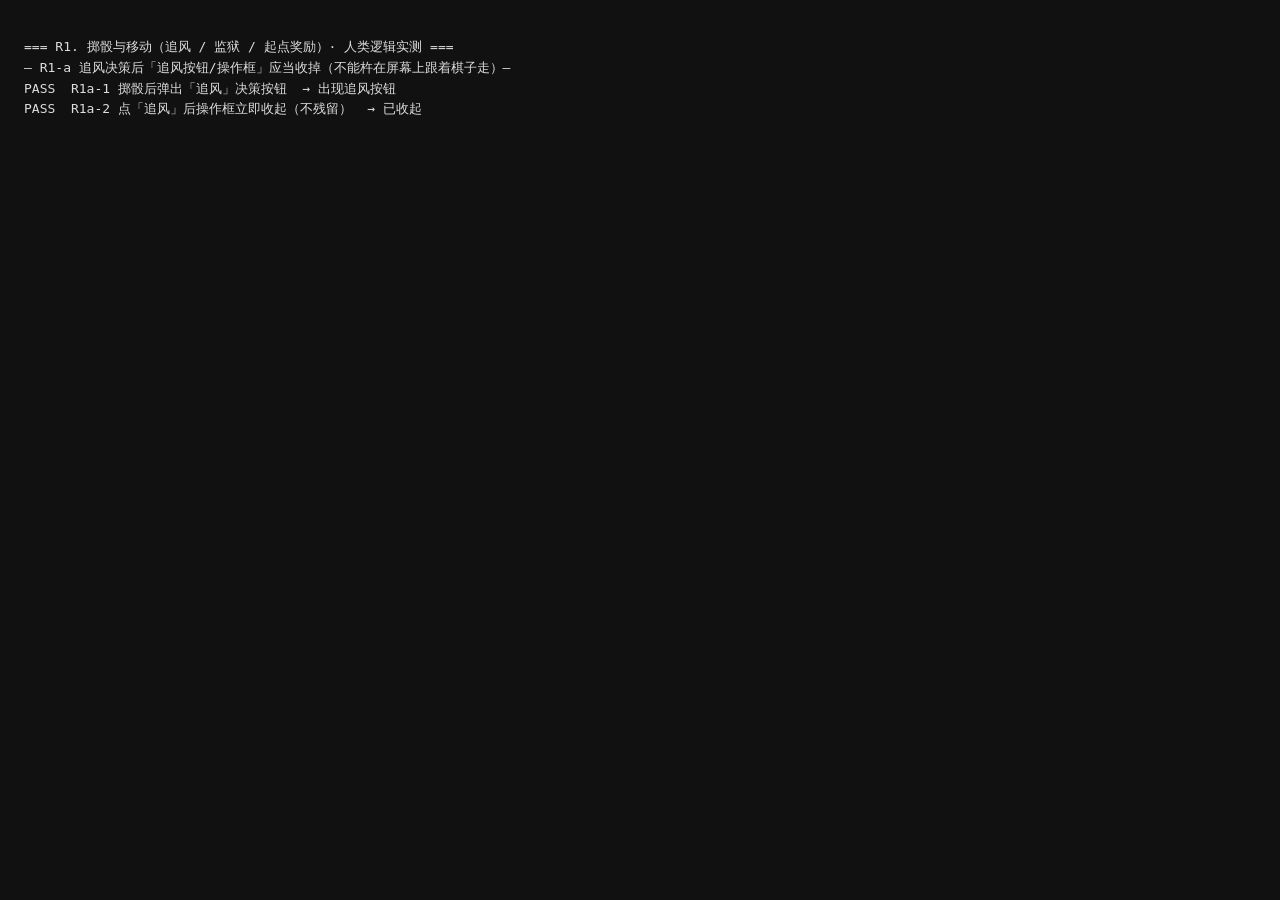
<file: test/iter.test.html>
<!DOCTYPE html>
<html lang="zh-CN">
<head><meta charset="UTF-8"><title>迭代验收 · 人类游戏逻辑</title>
<style>
body{font-family:monospace;padding:16px;background:#111;color:#ddd;font-size:13px}
pre{white-space:pre-wrap;line-height:1.6}
iframe{width:1500px;height:900px;border:0;position:absolute;left:-9999px}
</style>
</head>
<body>
<pre id="out">running…</pre>
<iframe id="f" src="/index.html?intro=0"></iframe>
<script type="module">
/* =========================================================
   迭代验收（iter）—— 逐轮「人类游戏逻辑实测 → 找缺陷 → 修 → 复验」
   每一轮一个 R 段。只写**现有 human-logic / ui 覆盖不到**的场景。
   ========================================================= */
const lines=[];const out=document.getElementById('out');
const say=s=>{lines.push(s);out.textContent=lines.join('\n');};
let fails=0, passes=0;
const check=(n,c,x='')=>{c?passes++:fails++;say(`${c?'PASS':'FAIL'}  ${n}${x?'  → '+x:''}`);};
const tick=(ms=120)=>new Promise(r=>setTimeout(r,ms));
const waitFor=async(fn,ms=8000,step=60)=>{const t0=Date.now();while(Date.now()-t0<ms){try{if(fn())return true;}catch(e){}await tick(step);}return false;};

await new Promise(r=>{
  let n=0;
  const t=setInterval(()=>{
    const w=f.contentWindow;
    if(w && w.__game && w.__game.state){clearInterval(t);r();}
    else if(++n>120){clearInterval(t);r();}
  },150);
});
const w=f.contentWindow, d=w.document;
if(!w.__game){ say('FAIL 页面未初始化 __game'); }
else {
  const eng = await import('/src/engine.js');
  const data = await import('/src/data.js');
  const st = () => w.__game.state;
  const dbg = w.__game.debug;
  const boxHidden = () => d.getElementById('actionbox').hidden;

  const fresh = (money=200) => {
    w.__game.newGame(); w.__game.setMode('local'); w.__game.setSeat(0);
    dbg.setFastMode(true);
    const G = st();
    G.players.forEach(p => p.money = money);
    return G;
  };

  say('=== R1. 掷骰与移动（追风 / 监狱 / 起点奖励）· 人类逻辑实测 ===');
  say('— R1-a 追风决策后「追风按钮/操作框」应当收掉（不能杵在屏幕上跟着棋子走）—');
  {
    fresh(200);
    dbg.setActor(2);                      // 座位 2 = 丝绸部落（追风千里）
    const c = st().players[2];
    c.extraRollCd = 0; c.extraRollLeft = 0;
    c.pos = 0;
    /* 固定随机：主骰 [1,1]=2 步；追风骰 1 点。总 3 步 */
    const rand0 = w.Math.random;
    w.Math.random = () => 0;

    d.getElementById('btn-roll').click();
    const shown = await waitFor(() => /追风/.test(d.getElementById('actions').textContent), 4000);
    check('R1a-1 掷骰后弹出「追风」决策按钮', shown,
      shown ? '出现追风按钮' : '未出现（可能没触发追风）');

    if (shown) {
      const btn = [...d.querySelectorAll('#actions button')]
        .find(b => /追风：追加掷骰/.test(b.textContent));
      btn.click();
      await tick(120);                    // 抢在走棋动画（250ms/格）还没结束前看
      check('R1a-2 点「追风」后操作框立即收起（不残留）',
        boxHidden() === true,
        boxHidden() ? '已收起' : '✖ 操作框仍显示：' + [...d.querySelectorAll('#actions button')].map(b=>b.textContent.trim().split('\n')[0]).join(' / '));
    }

    await waitFor(() => !w.__game.busy && boxHidden() === false, 8000);
    check('R1a-3 追风点数并入「一次走完」：pos = 0 + 2 + 1 = 3',
      c.pos === 3, `pos=${c.pos}`);
    w.Math.random = rand0;
  }

  say('\n— R1-b 专门落在监狱 → 面板出「狱中」、下一回合自动跳过、再下一回合恢复 —');
  {
    fresh(200);
    const JAIL = data.TRACK.findIndex(x => x.kind === 'jianyu');
    dbg.setActor(0);
    const me = st().players[0];
    me.pos = (JAIL - 2 + 32) % 32;        // 距监狱 2 格
    const rand0 = w.Math.random;
    w.Math.random = () => 0;              // [1,1] = 2 步 → 正好落监狱

    d.getElementById('btn-roll').click();
    const landed = await waitFor(() => me.pos === JAIL, 6000);
    check('R1b-1 点击掷骰后棋子走到监狱格', landed, `pos=${me.pos}（监狱=${JAIL}）`);
    dbg.render();
    const card = [...d.querySelectorAll('#players .pcard')][0];
    check('R1b-2 落监狱后面板显示「狱中」标签',
      !!card.querySelector('.ptag.jail'),
      card.querySelector('.pname').textContent.replace(/\s+/g,' '));

    // 收掉落格操作框，轮到下一人；把回合交回座位 0，模拟「下一回合」
    await waitFor(() => boxHidden() === false, 6000);
    d.getElementById('modal-close') && d.getElementById('modal-close').click();
    // 结束本回合（点「结束回合」按钮），换手
    const endBtn = [...d.querySelectorAll('#actions button')].find(b=>/结束回合/.test(b.textContent));
    if (endBtn) { endBtn.click(); }
    await waitFor(() => st().order[st().turn] !== 0, 6000);
    const skip = (me.skipTurns || 0) === 1;
    check('R1b-3 进监狱后标记「暂停 1 回合」', skip, `skipTurns=${me.skipTurns}`);

    // 把回合强行交回座位 0，点骰子 → 应自动跳过
    dbg.setActor(0);
    const m0 = me.money, p0 = me.pos;
    d.getElementById('btn-roll').click();
    await tick(900);
    check('R1b-4 服刑回合：点骰子不移动、不掷骰（自动跳过）',
      me.pos === p0 && (me.skipTurns || 0) === 0,
      `pos=${me.pos} skipTurns=${me.skipTurns}`);
    const jailMsgs = st().log.filter(l => /服刑|监狱/.test(l.msg)).map(l => l.msg);
    check('R1b-5 服刑提示不自相矛盾（无「暂停 0 回合」）',
      !jailMsgs.some(m=>/暂停\s*0\s*回合/.test(m)), jailMsgs.slice(-2).join(' ｜ '));
    w.Math.random = rand0;
  }

  say('\n— R1-c 起点奖励：落在起点 / 经过起点都发，且一回合内只发一次 —');
  {
    const bonus = data.RULES.startBonus;
    /* ⚠️ eng.stepMove 移动的是 curPlayer(g)=players[order[turn]]，
       不是写死的 players[0]。必须先把回合交给目标座位。 */
    const cases = [
      ['经过起点（不落上）', 31, 2, bonus],      // 31→0→1，跨过起点
      ['正好落在起点',        31, 1, bonus],      // 31→0
    ];
    for (const [name, pos, steps, exp] of cases) {
      fresh(100);
      dbg.setActor(0);
      const me = st().players[st().order[st().turn]];   // 长安（无起点加成）
      me.pos = pos; const m0 = me.money;
      eng.stepMove(st(), steps);
      check(`R1c ${name} → +${exp}`,
        me.money - m0 === exp, `+${me.money - m0}`);
    }
    // D 部落（燕都）额外 +15
    fresh(100);
    dbg.setActor(3);
    const dd = st().players[st().order[st().turn]];     // 燕都
    dd.pos = 31; const m1 = dd.money;
    eng.stepMove(st(), 1);
    check('R1c 燕都（丝路商队）经过起点 = 50 + 15 = 65',
      dd.money - m1 === data.RULES.startBonus + 15, `+${dd.money - m1}`);
  }

  say('\n— R1-d 追风骰点数范围 1~3、且用掉一次就没了 —');
  {
    fresh(200);
    dbg.setActor(2);
    const c = st().players[2];
    const seen = new Set();
    for (let i=0;i<300;i++){ c.extraRollLeft = 1; const ex = eng.stepExtraRoll(st()); if(ex.ok) seen.add(ex.dice[0]); }
    check('R1d 追风骰只出现 1~3',
      [...seen].every(v=>v>=1&&v<=3) && seen.size===3,
      '出现点数=' + [...seen].sort().join(','));
  }

  say('\n=== R2. 买地与过路费（50% 赔付 / 只在落点收 / 转给地主）· 人类逻辑实测 ===');
  const openIdx = () => data.TRACK.findIndex((c,i)=>c.kind==='land');
  say('— R2-a 过路费只在「最终落点」收：路过他人土地不收费 —');
  {
    fresh(200);
    /* 挑一块靠中间的地，避免「路过」时顺带越过起点，把起点奖励混进来 */
    const idx = data.TRACK.findIndex((c,i)=>c.kind==='land' && i>4);
    dbg.giveLand(0, idx);                    // 座位 0 买下这块地
    dbg.setActor(1);
    const mover = st().players[1];
    mover.pos = (idx - 2 + 32) % 32;         // 目标地前 2 格
    const m0 = mover.money;
    eng.stepMove(st(), 3);                   // 跨过该地，落在它后面 1 格
    check('R2a 路过他人土地 → 不收费（只有落在才付）',
      mover.pos !== idx && mover.money === m0,
      `pos=${mover.pos}（目标地=${idx}）｜money ${m0}→${mover.money}`);
  }
  {
    fresh(200);
    const idx = openIdx();
    dbg.giveLand(0, idx);
    dbg.setActor(1);
    const mover = st().players[1];
    const owner = st().players[0];
    const land = data.landById(data.TRACK[idx].soilId);
    const fee = Math.round(land.price * data.RULES.passRate);
    const om = owner.money, mm = mover.money;
    mover.pos = (idx - 1 + 32) % 32;
    eng.stepMove(st(), 1);                   // 正好落在地主的地上
    check('R2b 落在他人土地 → 付 20% 且转给地主',
      mover.money === mm - fee && owner.money === om + fee,
      `过路费 ${fee}｜付方 ${mm}→${mover.money}｜地主 ${om}→${owner.money}`);
  }
  say('— R2-c 落在他人地上时，操作框里的「查看土地信息」按钮必须真的能点（不能既让它点又禁用）—');
  {
    fresh(500);
    const idx = openIdx();
    dbg.giveLand(0, idx);                    // 别人的地
    dbg.setActor(1);
    const mover = st().players[1];
    mover.pos = idx;
    dbg.showActions('测试回合', dbg.postMoveActions());
    const btn = [...d.querySelectorAll('#actions button.act')]
      .find(b => /的.+，本回合已付过路费/.test(b.textContent) || /查看该土地信息/.test(b.textContent));
    check('R2c-1 出现「他人土地」信息按钮', !!btn, btn ? btn.textContent.replace(/\s+/g,' ').slice(0,40) : '未出现');
    if (btn) {
      check('R2c-2 该按钮不是禁用的（说明写「点击查看」就得能点）',
        btn.disabled === false, btn.disabled ? '✖ disabled=true —— 文案骗人' : '可点击');
      if (!btn.disabled) {
        btn.click();
        await tick(150);
        const body = (d.getElementById('modal-body') || {}).textContent || '';
        check('R2c-3 点击后真的弹出该土地详情',
          body.includes(data.landById(data.TRACK[idx].soilId).name), body.slice(0,30));
        const c = d.getElementById('modal-close'); if (c) c.click();
      }
    }
  }

say('\n=== R3. 种植与收获（种子硬门槛 / 按片记账 / 种不花钱）· 人类逻辑实测 ===');
  /* 挑一块高肥力、且不在长安（A）加成名单里的地，避免特长干扰 */
  const hiLand = data.LANDS.find(l => l.fertility === '高' && !['shandong','huangmiantu'].includes(l.id));
  const hiLandIdx = data.TRACK.findIndex(c => c.kind === 'land' && c.soilId === hiLand.id);
  const CROP = 'yumi';
  const setupLand = (seeds) => {
    fresh(300);
    dbg.setActor(0);
    dbg.giveLand(0, hiLandIdx);
    const me = st().players[0];
    me.pos = hiLandIdx;
    me.seeds = { ...seeds };
    return me;
  };
  say('— R3-a 手里没有种子 → 种不下（不是「有钱就能种」）—');
  {
    const me = setupLand({});                 // 一颗种子都没有
    const m0 = me.money;
    const r = eng.plant(st(), me, hiLandIdx, CROP, 1);
    check('R3a 无种子 → 种植被拒、不扣钱、地不变',
      r.ok === false && me.money === m0 && me.lands[hiLandIdx].crops.length === 0,
      `ok=${r.ok}｜msg=${r.msg}｜money=${me.money}｜crops=${me.lands[hiLandIdx].crops.length}`);
  }
  say('— R3-b 按片记账：种 n 片 = n 条记录，每条只记单片利润；种植不花钱 —');
  {
    const me = setupLand({ [CROP]: 3 });
    const per = data.plantingProfit(data.cropById(CROP), data.landById(hiLand.id)).yieldPerPlot;
    const m0 = me.money;
    const r = eng.plant(st(), me, hiLandIdx, CROP, 2);
    const rec = me.lands[hiLandIdx];
    check('R3b-1 种 2 片 → 2 条作物记录、种子 −2',
      r.ok === true && rec.crops.length === 2 && (me.seeds[CROP] || 0) === 1,
      `ok=${r.ok}｜crops=${rec.crops.length}｜剩种子=${me.seeds[CROP]}`);
    check('R3b-2 每条记录只记「单片」利润（不是整地）',
      rec.crops.every(c => c.profit === per), `per=${per}｜记录=${rec.crops.map(c=>c.profit).join(',')}`);
    check('R3b-3 种植环节 cost = 0（种子钱在买卡时已付），钱包不变',
      me.money === m0, `money ${m0}→${me.money}`);
    const h = eng.harvest(st(), me, hiLandIdx);
    check('R3b-4 收获总额 = 片数 × 单片利润（本例无特长/改良加成）',
      h.ok && h.total === per * 2, `total=${h.total}（应 ${per * 2}）`);
  }
  say('— R3-c 种子不够本次片数 → 直接拒绝（一片一张种子卡）—');
  {
    const me = setupLand({ [CROP]: 1 });
    const r = eng.plant(st(), me, hiLandIdx, CROP, 3);
    check('R3c 只有 1 张种子却要种 3 片 → 被拒、地不变、种子不动',
      r.ok === false && me.lands[hiLandIdx].crops.length === 0 && me.seeds[CROP] === 1,
      `ok=${r.ok}｜msg=${r.msg}`);
  }
  say('— R3-d 站在别的格 → 不能给脚下以外的地种植 —');
  {
    const me = setupLand({ [CROP]: 3 });
    me.pos = (hiLandIdx + 1) % 32;            // 走开
    const r = eng.plant(st(), me, hiLandIdx, CROP, 1);
    check('R3d 不在该地上 → 种植被拒（不能隔空种地）',
      r.ok === false, `ok=${r.ok}｜msg=${r.msg}`);
  }
  say('— R3-e 种植弹层：没有种子的作物要标「不可种」，且不会误导成能种 —');
  {
    const me = setupLand({});                 // 一颗种子都没有
    dbg.showActions('t', dbg.postMoveActions());
    dbg.openPlantModal(hiLandIdx);
    await tick(150);
    const figs = [...d.querySelectorAll('#croppick figure')];
    check('R3e-1 弹层列出全部作物', figs.length === data.CROPS.length, `${figs.length}`);
    check('R3e-2 无种子的作物全部带 noseed 标记 / 显示「无种子」',
      figs.length > 0 && figs.every(f => f.classList.contains('noseed') && /无种子/.test(f.textContent)),
      figs[0] ? figs[0].className : '无');
    const c = d.getElementById('modal-close'); if (c) c.click();
  }

  say('\n=== R4. 气象卡（延时发动 / 只用一次 / 灾害负值）· 人类逻辑实测 ===');
  {
    const wxIdx = data.TRACK.findIndex(c => c.kind === 'qixiang');
    const setupWx = (wxIds) => {
      fresh(300); dbg.setActor(0); dbg.giveLand(0, hiLandIdx);
      const me = st().players[0];
      me.pos = hiLandIdx;
      me.seeds = { [CROP]: 3 };
      me.weatherCards = wxIds ? [...wxIds] : [];
      return me;
    };
    say('— R4-a 落在气象站 → 抽 1 张进卡槽，不立刻结算 —');
    {
      fresh(300); dbg.setActor(0);
      const me = st().players[0]; me.pos = wxIdx; me.weatherCards = [];
      const m0 = me.money;
      eng.stepSettle(st());
      check('R4a 气象站只发卡、不结算（钱不变、卡槽 +1）',
        (me.weatherCards || []).length === 1 && me.money === m0,
        `卡槽=${me.weatherCards.length}｜money ${m0}→${me.money}`);
    }
    say('— R4-b/c 不种植就不消耗；一动手就消耗「最早那张」，且只作用第一片 —');
    {
      const me0 = setupWx(['w1']);
      check('R4b 不种植 → 延时气象卡一直留着', me0.weatherCards.length === 1,
        `卡槽=[${me0.weatherCards.join(',')}]`);
      const me = setupWx(['w1', 'w3']);
      eng.plant(st(), me, hiLandIdx, CROP, 2);
      const cs = me.lands[hiLandIdx].crops;
      check('R4c-1 种植 → 用掉最早那张（w1），另一张留到下次',
        me.weatherCards.length === 1 && me.weatherCards[0] === 'w3', `卡槽=[${me.weatherCards.join(',')}]`);
      check('R4c-2 气象只记在第一片（第二片不带）',
        cs[0].weather === 'w1' && !cs[1].weather,
        `片1=${cs[0].weather}｜片2=${cs[1].weather}`);
    }
    say('— R4-d 灾害卡是负值：第一片收益被扣下来，收获按扣后的数字结算 —');
    {
      const per = data.plantingProfit(data.cropById(CROP), data.landById(hiLand.id)).yieldPerPlot;
      const me = setupWx(['w3']);                      // 台风过境 −25
      eng.plant(st(), me, hiLandIdx, CROP, 1);
      const c0 = me.lands[hiLandIdx].crops[0];
      check('R4d-1 台风卡（−25）→ 第一片收益 = 单片 −25',
        c0.profit === per - 25, `${per} + (−25) = ${c0.profit}`);
      const h = eng.harvest(st(), me, hiLandIdx);
      check('R4d-2 收获按扣后金额结算', h.total === per - 25, `total=${h.total}`);
    }
    say('— R4-e 面板要能一眼看出「我手里有待发气象卡」—');
    {
      const me = setupWx(['w1']);
      dbg.render();
      const cnt = d.getElementById('weathercount');
      check('R4e 待发气象卡 → 入口计数 = 1、入口高亮 urgent',
        cnt && cnt.textContent === '1' && d.getElementById('hub-weather').classList.contains('urgent'),
        `计数=${cnt && cnt.textContent}｜urgent=${d.getElementById('hub-weather').classList.contains('urgent')}`);
    }
  }

  say('\n=== R5. 改良卡（抽到即得面值 / 持有折算 / 封顶 +48% / 弃牌）· 人类逻辑实测 ===');
  {
    const njIdx = data.TRACK.findIndex(c => c.kind === 'nongji');
    const V20 = data.IMPROVES.find(i => i.value === 20);
    say('— R5-a 落在改良站 → 抽 1 张：手牌 +1，且「立即获得该卡面值」—');
    {
      fresh(300); dbg.setActor(0);
      const me = st().players[0];
      me.pos = njIdx; me.hand = []; me.money = 100;
      eng.stepSettle(st());
      const im = data.improveById(me.hand[0]);
      check('R5a 抽到改良卡 → 手牌 +1、肥力币 +面值',
        me.hand.length === 1 && me.money === 100 + im.value,
        `手牌=${me.hand.length}｜money 100→${me.money}（面值 ${im.value}）`);
    }
    say('— R5-b 持有增益按面值折算：面值 20 → +6% —');
    {
      fresh(300); dbg.setActor(0);
      const me = st().players[0];
      me.hand = [V20.id];
      check('R5b 1 张面值 20 的卡 → 收获增益 +6%',
        Math.round(eng.improveBonus(me).rate * 100) === 6,
        `rate=${eng.improveBonus(me).rate}`);
    }
    say('— R5-c 多张累加 —');
    {
      fresh(300); dbg.setActor(0);
      const me = st().players[0];
      me.hand = [V20.id, V20.id, V20.id, V20.id];
      check('R5c 4 张面值 20 → +24%',
        Math.round(eng.improveBonus(me).rate * 100) === 24,
        `rate=${eng.improveBonus(me).rate}`);
    }
    say('— R5-d 封顶 +48%（堆再多也不越界）—');
    {
      fresh(300); dbg.setActor(0);
      const me = st().players[0];
      me.hand = Array.from({ length: 12 }, () => V20.id);
      check('R5d 12 张面值 20 → 封顶 +48%',
        Math.round(eng.improveBonus(me).rate * 100) === 48,
        `rate=${eng.improveBonus(me).rate}`);
    }
    say('— R5-e 点卡牌 = 纯弃牌：手牌 −1、增益下降、但不给钱 —');
    {
      fresh(300); dbg.setActor(0); dbg.giveLand(0, hiLandIdx);
      const me = st().players[0];
      me.pos = hiLandIdx; me.hand = [V20.id, V20.id]; me.money = 150;
      dbg.render();
      const card = d.querySelector('#hand .hcard');
      const m0 = me.money, r0 = Math.round(eng.improveBonus(me).rate * 100);
      if (card) card.click();
      await tick(120);
      const r1 = Math.round(eng.improveBonus(me).rate * 100);
      check('R5e 弃掉一张 → 手牌 −1、增益降低、钱不变（弃牌不换钱）',
        me.hand.length === 1 && r1 < r0 && me.money === m0,
        `手牌 2→${me.hand.length}｜增益 ${r0}%→${r1}%｜money=${me.money}`);
    }
  }

  say('\n=== R6. 种子集市与图鉴（标价=扣款 / 囤满拦截 / 参考书可切页）· 人类逻辑实测 ===');
  try {
    const zzIdx = data.TRACK.findIndex(c => c.kind === 'zhongzi');
    say('— R6-a 集市摆出固定数量的作物卡 —');
    {
      fresh(500); dbg.setActor(0);
      check('R6a 集市摆出市场容量种作物', eng.marketCrops(st()).length === data.RULES.marketSize,
        `${eng.marketCrops(st()).length} / ${data.RULES.marketSize}`);
    }
    say('— R6-b 在集市点一张卡 → 钱按实付价减少、手牌 +1、弹层刷新 —');
    {
      fresh(500); dbg.setActor(0);
      dbg.openMarket();
      await tick(150);
      const img = d.querySelector('#marketlist img[data-seed]');
      const me = st().players[0];
      const cid = img && img.dataset.seed;
      const price = eng.traitSeedCost(me, cid, data.cropById(cid).cost);
      const m0 = me.money, s0 = eng.seedCount(me, cid);
      if (img) img.click();
      await tick(150);
      check('R6b 买下 → 手牌 +1、钱按实付价减少',
        eng.seedCount(me, cid) === s0 + 1 && me.money === m0 - price,
        `种子 ${s0}→${eng.seedCount(me, cid)}｜money ${m0}→${me.money}（实付 ${price}）`);
    }
    say('— R6-c 同一作物囤满上限 → 买不进去 —');
    {
      fresh(500); dbg.setActor(0);
      const me = st().players[0];
      const cid = data.CROPS[0].id;
      me.seeds = { [cid]: data.RULES.seedMaxPerType };
      const r = eng.buyCrop(st(), me, cid);
      check('R6c 已囤满 → 购买被拒（且不扣钱）',
        r.ok === false && eng.seedCount(me, cid) === data.RULES.seedMaxPerType,
        `ok=${r.ok}｜msg=${r.msg}`);
    }
    say('— R6-d 图鉴：四个页签都能点到，且各自列出对应卡 —');
    {
      const tabs = [['crop', data.CROPS], ['weather', data.WEATHERS],
                    ['improve', data.IMPROVES], ['land', data.LANDS]];
      const bad = [];
      for (const [k, arr] of tabs) {
        dbg.openHandbook(k);
        await tick(120);
        const btns = [...d.querySelectorAll('.hb-tab')];
        const on = btns.find(b => b.classList.contains('on'));
        const txt = (d.getElementById('modal-body') || {}).textContent || '';
        if (!on || on.dataset.hb !== k) bad.push(`${k}: 页签未高亮`);
        if (!arr.every(x => txt.includes(x.name))) bad.push(`${k}: 内容缺卡`);
        check(`R6d 图鉴「${k}」页签：高亮正确 + 列出该页全部卡`, bad.filter(b=>b.startsWith(k)).length === 0,
          bad.filter(b=>b.startsWith(k)).join('；') || 'OK');
      }
      const c = d.getElementById('modal-close'); if (c) c.click();
    }
  } catch (e) { check('R6 段异常', false, String((e && e.message) || e)); }

  say('\n=== R7. 面板 / 行动顺序条 / 日志 / 掷骰按钮可用性 · 人类逻辑实测 ===');
  say('— R7-a 顶栏「行动顺序」条：4 席、姓名与 G.order 对齐、当前席高亮 —');
  {
    fresh(200);
    const G = st();
    const chips0 = [...d.getElementById('orderstrip').querySelectorAll('.os-chip')];
    check('R7a-1 顺序条 4 席', chips0.length === 4, `chips=${chips0.length}`);
    check('R7a-2 姓名顺序 = G.order',
      chips0.map(c=>c.textContent.trim()).join('|') === G.order.map(s=>G.players[s].name).join('|'),
      chips0.map(c=>c.textContent.trim()).join(' → '));
    check('R7a-3 当前行动席高亮 .on 且唯一',
      chips0.filter(c=>c.classList.contains('on')).length === 1
        && chips0[G.turn].classList.contains('on'), `turn=${G.turn}`);
    if (G.order.length >= 3) {
      dbg.setActor(G.order[2]);
      const c2 = [...d.getElementById('orderstrip').querySelectorAll('.os-chip')];
      check('R7a-4 已行动过的席位置灰 .done（前 2 个）',
        c2[0].classList.contains('done') && c2[1].classList.contains('done')
          && !c2[2].classList.contains('done'),
        c2.map(c=>c.textContent.trim()+':'+(c.classList.contains('done')?'done':'—')).join(' '));
    }
  }

  say('— R7-b 部落面板：座位对齐、欠款标红、破产标签（且不再显示「行动中」）—');
  {
    fresh(200);
    const G = st();
    let cards = [...d.querySelectorAll('#players .pcard')];
    check('R7b-1 面板 4 张部落卡', cards.length === 4, `cards=${cards.length}`);
    const actIdx = cards.findIndex(c=>c.classList.contains('active'));
    check('R7b-2 「行动中」只落在当前行动席',
      actIdx === G.order[G.turn], `active=${actIdx} curSeat=${G.order[G.turn]}`);

    dbg.setActor(0);
    G.players[0].money = -30; dbg.render();
    cards = [...d.querySelectorAll('#players .pcard')];
    check('R7b-3 欠款 → 金额标红(.debt)且为负数',
      cards[0].querySelector('.pmoney').classList.contains('debt')
        && /-30/.test(cards[0].querySelector('.pmoney').textContent),
      cards[0].querySelector('.pmoney').textContent.replace(/\s+/g,' '));

    dbg.setActor(1);
    G.players[1].bankrupt = true; dbg.render();
    cards = [...d.querySelectorAll('#players .pcard')];
    check('R7b-4 破产 → 卡片 .bankrupt + 「破产出局」标签',
      cards[1].classList.contains('bankrupt') && !!cards[1].querySelector('.ptag.dead'),
      cards[1].querySelector('.pname').textContent.replace(/\s+/g,' '));
    check('R7b-5 破产席即使轮到也不显示「行动中」',
      !cards[1].classList.contains('active'), cards[1].className);
  }

  say('— R7-c 日志：每行带「R回合」前缀 + 图标；用到的 kind 必须在登记表里（否则裸文本无色彩）—');
  {
    fresh(200);
    const G = st();
    const box = d.getElementById('log');
    check('R7c-1 开场日志已渲染', box.children.length > 0, `${box.children.length} 行`);
    const lines = [...box.children];
    check('R7c-2 每行都带「R<回合>」前缀',
      lines.every(l => /^R\d+$/.test(l.querySelector('.rt').textContent.trim())),
      lines[0].querySelector('.rt').textContent);
    check('R7c-3 每行都有图标', lines.every(l => (l.querySelector('.ico').textContent||'').trim().length > 0));
    const shown = G.log.slice(-60);
    const unknown = [...new Set(shown.map(l=>l.kind))].filter(k => !dbg.LOG_KINDS.includes(k));
    check('R7c-4 用到的 kind 全在 LOG_KIND 登记表',
      unknown.length === 0, unknown.join(',') || 'OK');
    const mismatch = lines.map((el,i) => {
      const l = shown[i]; if (!l) return null;
      const ico = dbg.LOG_KIND[l.kind] ? dbg.LOG_KIND[l.kind][0] : '';
      return el.querySelector('.ico').textContent.trim() === ico ? null : `${l.kind}:${el.querySelector('.ico').textContent}`;
    }).filter(Boolean);
    check('R7c-5 每行图标 = LOG_KIND 登记的那个', mismatch.length === 0, mismatch.join(';') || 'OK');
  }

  say('— R7-d 图例上方的三类计数徽章，要与「我」的手牌完全一致 —');
  {
    fresh(200); dbg.setActor(0);
    const G = st();
    const me = G.players[dbg.viewSeat()];
    me.seeds = { [data.CROPS[0].id]: 2, [data.CROPS[1].id]: 3 };
    me.hand = [data.IMPROVES[0].id, data.IMPROVES[1].id];
    me.weatherCards = [data.WEATHERS[0].id];
    dbg.render();
    check('R7d-1 种子徽章 = 手头种子总数（2+3=5）',
      d.getElementById('seedcount2').textContent === '5', d.getElementById('seedcount2').textContent);
    check('R7d-2 改良徽章 = hand.length',
      d.getElementById('handcount2').textContent === '2', d.getElementById('handcount2').textContent);
    check('R7d-3 气象徽章 = weatherCards.length 且入口高亮 urgent',
      d.getElementById('weathercount').textContent === '1'
        && d.getElementById('hub-weather').classList.contains('urgent'),
      `count=${d.getElementById('weathercount').textContent}`);
    check('R7d-4 改良增益徽章显示合计百分比',
      /收获 \+\d+%/.test(d.getElementById('impbonus').textContent),
      d.getElementById('impbonus').textContent);
  }

  say('— R7-e 掷骰按钮可用性三态：落格操作框开着时不许再掷（否则同一部落连走两回合）—');
  {
    fresh(200); dbg.setActor(0); dbg.render();
    check('R7e-1 真人回合、无操作框 → 可掷骰',
      d.getElementById('btn-roll').disabled === false, `disabled=${d.getElementById('btn-roll').disabled}`);
    dbg.showActions('测试回合', dbg.postMoveActions());
    dbg.render();
    check('R7e-2 操作框开着 → 掷骰被禁用',
      d.getElementById('btn-roll').disabled === true, `disabled=${d.getElementById('btn-roll').disabled}`);
    d.getElementById('actionbox').hidden = true; dbg.render();
    check('R7e-3 收起操作框 → 恢复可掷',
      d.getElementById('btn-roll').disabled === false, `disabled=${d.getElementById('btn-roll').disabled}`);
    /* 电脑回合：切 solo 后把回合交给一个电脑席 */
    w.__game.setMode('solo'); w.__game.setSeat(0);
    const aiSeat = [1,2,3].find(s => w.__game.isAI(s));
    dbg.setActor(aiSeat); dbg.render();
    const b = d.getElementById('btn-roll');
    check('R7e-4 电脑回合 → 掷骰禁用且按钮标注「电脑行动」',
      b.disabled === true && /电脑|🤖/.test(b.textContent), `disabled=${b.disabled}｜${b.textContent.trim()}`);
    w.__game.setMode('local'); dbg.setActor(0); dbg.render();
  }

  say('— R7-f 顶栏信息条：回合数 / 胜利线 / 当前部落 —');
  {
    fresh(200);
    const G = st();
    check('R7f-1 回合数 = G.round',
      d.getElementById('round').textContent === String(G.round), d.getElementById('round').textContent);
    check('R7f-2 胜利线 = winMoney',
      d.getElementById('winline').textContent === String(dbg.winMoney), d.getElementById('winline').textContent);
    check('R7f-3 当前部落名 = 当前行动者',
      d.getElementById('curtribe').textContent.includes(G.players[G.order[G.turn]].name),
      d.getElementById('curtribe').textContent);
  }

  say('\n=== R8. 各弹层（土地详情 / 气象站 / 设置 / 规则）· 人类逻辑实测 ===');
  const bodyTxt = () => (d.getElementById('modal-body') || {}).textContent || '';
  const openCell = async (i) => { d.querySelector(`.cell[data-idx="${i}"]`).click(); await tick(120); };
  say('— R8-a 土地详情：默认整张雾化（不泄漏数字）→ 花 5 币检测 → 本块地永久可见 —');
  {
    const idx = data.TRACK.findIndex(c => c.kind === 'land');
    const land = data.landById(data.TRACK[idx].soilId);
    fresh(500); dbg.setActor(0);
    const me = st().players[dbg.viewSeat()];
    me.money = 500; me.revealed = {};
    await openCell(idx);
    check('R8a-1 弹层显示土地名 / 地价 / 过路费',
      bodyTxt().includes(land.name) && bodyTxt().includes(String(land.price)) && /过路费/.test(bodyTxt()),
      land.name);
    check('R8a-2 未检测：收益表被雾化（.revealtable.fogged + 雾化遮罩 + 检测按钮）',
      !!d.querySelector('#modal-body .revealtable.fogged')
        && !!d.querySelector('#modal-body .fogveil') && !!d.getElementById('btn-reveal'),
      `fogged=${!!d.querySelector('#modal-body .revealtable.fogged')}`);
    const fogcells = [...d.querySelectorAll('#modal-body .fogcell')].map(x=>x.textContent.trim());
    check('R8a-3 未检测：所有收益格都是「？？」，不泄漏具体数字',
      fogcells.length > 0 && fogcells.every(t => t === '？？'), fogcells.slice(0,3).join(','));
    const m0 = me.money;
    d.getElementById('btn-reveal').click();
    await tick(150);
    check('R8a-4 点检测 → 扣 5 币、表解除雾化、出现「高收益」行',
      me.money === m0 - 5 && !d.querySelector('#modal-body .revealtable.fogged') && /高收益/.test(bodyTxt()),
      `money ${m0}→${me.money}`);
    d.getElementById('modal-close').click();
    await openCell(idx);
    check('R8a-5 再开同一块地 → 仍是「已检测·永久可见」，不重复收费',
      /已检测/.test(bodyTxt()) && !d.querySelector('#modal-body .revealtable.fogged'), bodyTxt().slice(0,18));
    d.getElementById('modal-close').click();
  }
  say('— R8-b 钱不足 5 币时「做土壤检测」必须禁用（不能白嫖数据）—');
  {
    const idx = data.TRACK.findIndex(c => c.kind === 'land');
    fresh(0); dbg.setActor(0);
    const me = st().players[dbg.viewSeat()];
    me.money = 0; me.revealed = {};
    await openCell(idx);
    check('R8b 钱=0 → 检测按钮 disabled 且仍雾化',
      d.getElementById('btn-reveal').disabled === true && !!d.querySelector('#modal-body .revealtable.fogged'),
      `disabled=${d.getElementById('btn-reveal').disabled}`);
    d.getElementById('modal-close').click();
  }
  say('— R8-c 气象站弹层：列出全部气象卡，灾害卡显示为负值，并点明「统一奖惩」是待解决 BUG —');
  {
    const wxIdx = data.TRACK.findIndex(c => c.kind === 'qixiang');
    fresh(200);
    await openCell(wxIdx);
    check('R8c-1 气象站弹层列出全部气象卡名',
      data.WEATHERS.every(w => bodyTxt().includes(w.name)), `共 ${data.WEATHERS.length} 张`);
    const neg = data.WEATHERS.filter(w => w.sign < 0 || w.base < 0);
    check('R8c-2 灾害卡在表里显示负值（不把灾害写成正）',
      neg.length > 0 && neg.every(w => bodyTxt().includes(String(w.base))),
      neg.map(w=>`${w.name}:${w.base}`).join(' '));
    check('R8c-3 弹层点明「统一奖惩」是科学性 BUG', /BUG/.test(bodyTxt()) && /科学性/.test(bodyTxt()));
    d.getElementById('modal-close').click();
  }
  say('— R8-d 对局设置弹层：四部落金额、胜利线、恢复默认、BGM 音量即时生效 —');
  {
    fresh(200);
    dbg.openSettings();
    await tick(120);
    check('R8d-1 四个部落各有一个初始金额输入框',
      d.querySelectorAll('#setlist input[type=number]').length === 4,
      `inputs=${d.querySelectorAll('#setlist input[type=number]').length}`);
    check('R8d-2 胜利线输入框值 = 当前 winMoney',
      !!d.getElementById('win-money') && d.getElementById('win-money').value === String(dbg.winMoney),
      d.getElementById('win-money') && d.getElementById('win-money').value);
    d.getElementById('win-money').value = '9999';
    d.getElementById('set-reset').click();
    check('R8d-3 「恢复默认」把胜利线还原为默认 260',
      d.getElementById('win-money').value === '260', d.getElementById('win-money').value);
    const vol = d.getElementById('bgm-vol');
    vol.value = '37';
    vol.dispatchEvent(new w.Event('input', { bubbles: true }));
    check('R8d-4 拖动 BGM 滑块即时改音量（不必点保存）',
      Math.round(dbg.bgmVolume * 100) === 37 && d.getElementById('bgm-vol-txt').textContent === '37%',
      `vol=${Math.round(dbg.bgmVolume * 100)}%`);
    vol.value = '0'; vol.dispatchEvent(new w.Event('input', { bubbles: true }));
    d.getElementById('modal-close').click();
  }
  say('— R8-e 规则弹层：部落/特长、核心机制、4 个科学性 BUG 都要有 —');
  {
    fresh(200);
    dbg.openRules();
    await tick(120);
    check('R8e-1 列出四个部落名', data.TRIBES.every(t => bodyTxt().includes(t.name)),
      data.TRIBES.map(t=>t.name).join('、'));
    /* 2026-10-18：规则弹层里的「4 个科学性 BUG」段落已按需求删除。
       断言反转为「已删除」，并补一条核心机制仍在。
       课程教学内容没删 —— 见 游戏规则.md 第19节 / SPEC.md 第6节 / aihelper.js。 */
    check('R8e-2 规则弹层已不含 4 个科学性 BUG 段（2026-10-18 删除）',
      !/土壤数据缺失/.test(bodyTxt()) && !/气象损益统一/.test(bodyTxt())
        && (bodyTxt().match(/BUG/g)||[]).length === 0,
      'BUG 出现 ' + (bodyTxt().match(/BUG/g)||[]).length + ' 次');
    check('R8e-3 核心规则文案在（没有种子不能种 / 过路费 20%）',
      /没有种子就不能种/.test(bodyTxt()) && /过路费/.test(bodyTxt()));
    d.getElementById('modal-close').click();
  }

  say('\n=== R9. 破产与胜负（欠款上限 / 清地 / 换手跳过 / 双胜利途径）· 人类逻辑实测 ===');
  say('— R9-a 欠款阈值：−50 还不算，−51 才破产 —');
  {
    fresh(200); dbg.setActor(0);
    const me = st().players[0];
    me.money = -50;
    check('R9a-1 欠款 −50 → 不破产', eng.checkBankrupt(st(), me) === false && !me.bankrupt, `money=${me.money}`);
    me.money = -51;
    check('R9a-2 欠款 −51 → 破产', eng.checkBankrupt(st(), me) === true && me.bankrupt === true, `money=${me.money}`);
  }
  say('— R9-b 破产即清地：名下土地全部回归无主 —');
  {
    fresh(200); dbg.setActor(0);
    const idx = openIdx();
    const idx2 = data.TRACK.findIndex((c,i)=>c.kind==='land' && i>idx);
    dbg.giveLand(0, idx); dbg.giveLand(0, idx2);
    const me = st().players[0];
    me.money = -51; eng.checkBankrupt(st(), me);
    check('R9b 破产 → lands 清空、landOwners 归还无主',
      Object.keys(me.lands).length === 0
        && st().landOwners[idx] === undefined && st().landOwners[idx2] === undefined,
      `lands=${Object.keys(me.lands).length}`);
  }
  say('— R9-c 付过路费把自己付破产：仍照付给地主，再宣告破产 —');
  {
    fresh(200);
    const idx = openIdx();
    dbg.giveLand(0, idx);
    dbg.setActor(1);
    const mover = st().players[1], owner = st().players[0];
    const land = data.landById(data.TRACK[idx].soilId);
    const fee = Math.round(land.price * data.RULES.passRate);
    mover.money = -51 + fee;          // 扣完正好 −51
    mover.pos = (idx - 1 + 32) % 32;
    const om0 = owner.money;
    eng.stepMove(st(), 1);
    check('R9c-1 付完过路费欠款 −51 → 破产',
      mover.bankrupt === true && mover.money === -51, `money=${mover.money}`);
    check('R9c-2 过路费照样转给地主（先扣费再判破产）',
      owner.money === om0 + fee, `地主 ${om0}→${owner.money}`);
  }
  say('— R9-d 换手要跳过破产部落 —');
  {
    fresh(200);
    const G = st();
    G.players[G.order[1]].bankrupt = true;
    G.turn = 0;
    eng.stepEnd(G);
    check('R9d 破产席被跳过：turn 0 → 2（不停在 1）', G.turn === 2, `turn=${G.turn}`);
  }
  say('— R9-e 胜利途径①：当前行动者达到胜利线即胜 —');
  {
    fresh(200);
    const G = st();
    const p = G.players[G.order[G.turn]];
    p.money = dbg.winMoney;
    eng.stepEnd(G);
    check('R9e 达线 → over=true、winner=当前行动者',
      G.over === true && G.winner === p, `winner=${G.winner && G.winner.name}`);
  }
  say('— R9-f 胜利途径②：其他部落全部破产 → 最后幸存者获胜（无需达线）—');
  {
    fresh(200);
    const G = st();
    const winSeat = G.order[0];
    G.players.forEach((p,i) => { if (i !== winSeat) p.bankrupt = true; });
    G.turn = 0;
    const p = G.players[winSeat];
    p.money = 0;
    eng.stepEnd(G);
    check('R9f 全员剩 1 人 → over=true、winner=幸存者',
      G.over === true && G.winner === p, `winner=${G.winner && G.winner.name}`);
  }
  say('— R9-g UI：破产部落棋子灰化；达线弹胜利横幅（副标题写「达成胜利线」）—');
  {
    fresh(200);
    const G = st();
    G.players[2].bankrupt = true;
    dbg.syncBoard2D();
    check('R9g-1 破产部落棋子在图上灰化 .out',
      !!d.querySelector('.pawn.' + G.players[2].tid)
        && d.querySelector('.pawn.' + G.players[2].tid).classList.contains('out'),
      G.players[2].name);
    const p = G.players[G.order[G.turn]];
    p.money = dbg.winMoney;
    dbg.finishTurn();
    await tick(150);
    check('R9g-2 达线 → 胜利横幅弹出且写对部落名',
      d.getElementById('banner').hidden === false
        && d.getElementById('banner-title').textContent.includes(p.name),
      d.getElementById('banner-title').textContent);
    check('R9g-3 副标题写明「达成胜利线」',
      /达成胜利线/.test(d.getElementById('banner-sub').textContent),
      d.getElementById('banner-sub').textContent);
  }
  say('— R9-h 全员破产 → winner=null、横幅「本局无人获胜」—');
  {
    fresh(200);
    const G = st();
    G.players.forEach(p => { p.bankrupt = true; p.money = 0; });
    G.turn = 0;
    eng.stepEnd(G);
    check('R9h-1 全员破产 → over=true、winner=null', G.over === true && G.winner === null,
      `winner=${G.winner}`);
    dbg.finishTurn();
    await tick(150);
    check('R9h-2 横幅显示「本局无人获胜」',
      /无人获胜/.test(d.getElementById('banner-title').textContent),
      d.getElementById('banner-title').textContent);
  }
  say('— R9-i 破产后其土地已无主 → 别人落在上面不再付过路费 —');
  {
    fresh(200);
    const idx = openIdx();
    dbg.giveLand(2, idx);
    dbg.setActor(1);
    const mover = st().players[1];
    st().players[2].money = -51;
    eng.checkBankrupt(st(), st().players[2]);
    mover.pos = (idx - 1 + 32) % 32; const m0 = mover.money;
    eng.stepMove(st(), 1);
    check('R9i 破产者的土地回归无主 → 落上不收费',
      mover.money === m0, `money ${m0}→${mover.money}`);
  }

  say('\n=== R10. 单机模式视角（seat vs turn 最易踩坑处）· 人类逻辑实测 ===');
  {
    /* 单机模式：面板/手牌/土地永远是「我」的（viewSeat 固定 = HUMAN_SEAT），
       而回合行动者（curSeat）会随换手变到电脑身上。二者必须分开。 */
    w.__game.newGame(); w.__game.setMode('solo'); w.__game.setSeat(0);
    dbg.setFastMode(true);
    const G = st();
    const aiSeat = [1,2,3].find(s => w.__game.isAI(s));
    const me = G.players[0], ai = G.players[aiSeat];

    dbg.setActor(aiSeat);
    check('R10a-1 轮到电脑时 viewSeat 仍是我的座位 0',
      dbg.viewSeat() === 0, `viewSeat=${dbg.viewSeat()}`);
    check('R10a-2 curSeat = 电脑席（与 viewSeat 不同）',
      dbg.curSeat() === aiSeat && dbg.curSeat() !== dbg.viewSeat(), `curSeat=${dbg.curSeat()}`);

    me.hand = [data.IMPROVES[0].id, data.IMPROVES[1].id, data.IMPROVES[2].id];
    ai.hand = [];
    const L = openIdx();
    dbg.giveLand(0, L);
    me.pos = L;                 // 站在自己的地上，使「种植」按钮的灰因 = 回合归属（而非站位）
    dbg.render();
    check('R10a-3 改良手牌计数显示「我」的 3 张（不是电脑的 0）',
      d.getElementById('handcount').textContent === '3'
        && d.getElementById('handcount2').textContent === '3',
      `handcount=${d.getElementById('handcount').textContent}`);
    check('R10a-4 我的土地出现「收获/种植」操作按钮',
      d.querySelectorAll('#myfarms button').length > 0,
      `n=${d.querySelectorAll('#myfarms button').length}`);
    const needDisabled = [...d.querySelectorAll('#myfarms button')].every(b => b.disabled === true);
    check('R10a-5 电脑回合 → 我的土地操作按钮全禁用（不替电脑操作）', needDisabled,
      [...d.querySelectorAll('#myfarms button')].map(b=>b.disabled).join(','));
    const anyTitle = [...d.querySelectorAll('#myfarms button')].map(b=>b.title).join('｜');
    check('R10a-6 灰按钮写明原因「现在是电脑的回合」', /电脑/.test(anyTitle), anyTitle.slice(0,40));

    /* 切回轮到我自己 → 面板操作恢复可用 */
    dbg.setActor(0);
    check('R10a-7 轮到我时 viewSeat = curSeat（面板与行动者合一）',
      dbg.viewSeat() === dbg.curSeat() && dbg.curSeat() === 0, `viewSeat=${dbg.viewSeat()}`);
    const mineNow = [...d.querySelectorAll('#myfarms button')].some(b => b.disabled === false);
    check('R10a-8 轮到我 → 土地操作有按钮可点', mineNow,
      [...d.querySelectorAll('#myfarms button')].map(b=>`${b.textContent.trim()}:${b.disabled}`).join(' '));

    /* 收尾：把模式/座位还原，避免影响后续（虽然已是最后一轮） */
    w.__game.setMode('local'); w.__game.setActor(0);
  }
}

say(`\n=== 结果：${passes} 项通过 / ${fails} 项失败 ${fails?'✗':'✓'} ===`);
</script>
</body>
</html>
</file>
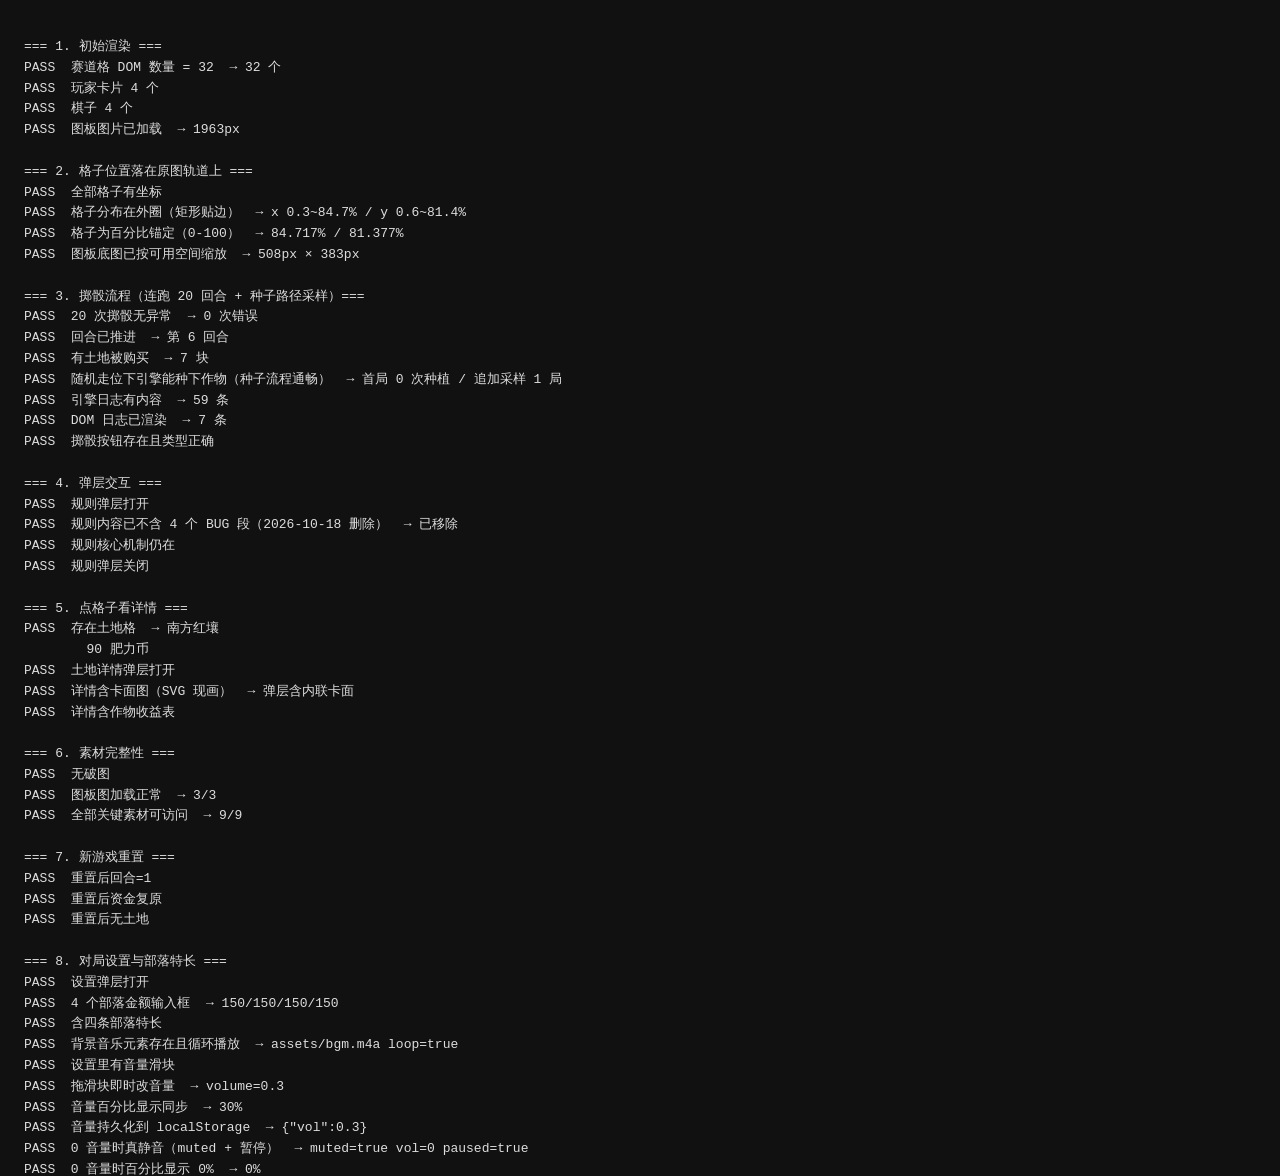
<file: test/ui.test.html>
<!DOCTYPE html>
<html lang="zh-CN">
<head><meta charset="UTF-8"><title>UI 流程验收</title>
<style>
body{font-family:monospace;padding:16px;background:#111;color:#ddd;font-size:13px}
pre{white-space:pre-wrap;line-height:1.6}
iframe{width:1500px;height:900px;border:0;position:absolute;left:-9999px}
</style>
</head>
<body>
<pre id="out">running…</pre>
<iframe id="f" src="/index.html?intro=0"></iframe>
<script type="module">
/* 顶层 await 的 IIFE 里，任何未捕获异常都会静默吞掉后面所有断言，
   表现为「某个章节标题打印了但一条 PASS 都没有」。挂两个捕获把原因打出来。 */
const lines=[];const out=document.getElementById('out');
const say=s=>{lines.push(s);out.textContent=lines.join('\n');};
let fails=0;
const check=(n,c,x='')=>{if(!c)fails++;say(`${c?'PASS':'FAIL'}  ${n}${x?'  → '+x:''}`);};

await new Promise(r=>{
  let n=0;
  const t=setInterval(()=>{
    const w=f.contentWindow;
    if(w && w.__game && w.__game.state){clearInterval(t);r();}
    else if(++n>120){clearInterval(t);r();}
  },150);
});

const w=f.contentWindow;
/* d 是 iframe 里的 document —— 全文件 40+ 处断言都用 d.xxx，
   这个简写必须留着。（曾被一次批量替换误删，导致后面章节全部抛
   "d is not defined" 而静默中断，只表现为「章节标题有、一条 PASS 没有」。）*/
const d=w.document;
/* 测试隔离：真人座位存在 localStorage（SEAT_KEY）。第30节会 setSeat(2) 且不还原，
   于是**重跑**时第10节拿到的默认座位不是 0，`!isAI(0)` 直接判成 false，
   连带「电脑追风」「交回真人」一起失败（都不是产品问题，是脏状态）。
   这里在跑任何断言前统一重置成默认：本地对战 + 真人座位 0。 */
w.localStorage.removeItem('cnvillage.seat.v1');
w.localStorage.setItem('cnvillage.mode.v1','local');
w.__game.setSeat(0);
w.__game.setMode('local');
/* 胜利线也存在 localStorage（上一轮 §8 可能把值改成 500 且不还原），
   重跑时 iframe 会在加载时就把它读进来。这里统一归位成默认 260，
   否则 §8 的「默认值 = 260」断言会误红。 */
w.__game.debug.setWinMoney(260);
/* 电脑调成快速模式：新规则下单机开局可能电脑先手（本局抽签顺序第一位），
   电脑默认一步停 3 秒，会让 §25/§29/§30 里「等真人回合」的用例空等几十秒。 */
w.__game.debug.setFastMode(true);
/* 收集 iframe 里的运行时异常：顶层 await 的模块里，异步回调（点击处理器、
   async 回合流程）抛出的异常不会冒泡到这里，只会静默把流程卡住。 */
const rtErrs=[];
w.addEventListener('error', e=>rtErrs.push('error: '+(e.message||e)));
w.addEventListener('unhandledrejection', e=>rtErrs.push('reject: '+((e.reason&&e.reason.message)||e.reason)));
if(!w.__game){ say('FAIL 页面未初始化 __game'); process(); }
const G=w.__game.state;

/* 固定以「本地对战」开局：模式存在 localStorage，上一轮跑完可能是 solo，
   会让面板主人（viewSeat）随机漂移，断言时有时无。
   ⚠️ 只切模式、不要 newGame —— newGame 会换掉 G，
   而下面 §3 等断言引用的都是这里最初捕获的 G。 */
w.__game.setMode('local');
/* 面板展示给谁 / 当前行动者是谁 —— 测试里取玩家一律走这两个，别用 G.turn */
const viewSeat=()=>w.__game.debug.viewSeat();
const panelP=()=>w.__game.state.players[viewSeat()];

/* 等「轮到某个真人座位」。
   新规则：单机模式开局不再强制真人先手 —— 本局抽签顺序第一位是谁就谁先行动
   （第一位是电脑就电脑先走）。所以下面几节凡是要「真人回合」的状态，
   **必须轮询等**，不能再用固定 setTimeout（之前人总是先手才碰巧能过）。
   先把电脑调成快速模式，一步从 3 秒压到 0.6 秒，避免无头虚拟时间下空等太久。 */
const waitHumanTurn = async (seat, tries = 350) => {
  for (let i = 0; i < tries; i++) {
    const s = w.__game.state;
    if (!w.__game.busy && s.order[s.turn] === seat && !w.__game.isAI(seat)) return true;
    await new Promise(r => setTimeout(r, 200));
  }
  return false;
};

say('=== 1. 初始渲染 ===');
check('赛道格 DOM 数量 = 32', document.querySelectorAll('#cells .cell').length===32||w.document.querySelectorAll('#cells .cell').length===32,
  w.document.querySelectorAll('#cells .cell').length+' 个');
check('玩家卡片 4 个', w.document.querySelectorAll('.pcard').length===4);
check('棋子 4 个', w.document.querySelectorAll('.pawn').length===4);
check('图板图片已加载', w.document.getElementById('board').naturalWidth>0,
  w.document.getElementById('board').naturalWidth+'px');

say('\n=== 2. 格子位置落在原图轨道上 ===');
const cells=[...w.document.querySelectorAll('.cell')];
const xs=cells.map(c=>parseFloat(c.style.left));
const ys=cells.map(c=>parseFloat(c.style.top));
check('全部格子有坐标', cells.every(c=>c.style.left&&c.style.top));
// 实测赛道环距边缘 7.7%~9.7%（PDF 图板外框较宽），阈值取 12%
check('格子分布在外圈（矩形贴边）',
  cells.every(c=>{
    const x0=parseFloat(c.style.left)/100, y0=parseFloat(c.style.top)/100;
    const x1=x0+parseFloat(c.style.width||'0')/100, y1=y0+parseFloat(c.style.height||'0')/100;
    return x0<0.17||x1>0.83||y0<0.20||y1>0.80;}),
  `x ${Math.min(...xs).toFixed(1)}~${Math.max(...xs).toFixed(1)}% / y ${Math.min(...ys).toFixed(1)}~${Math.max(...ys).toFixed(1)}%`);
check('格子为百分比锚定（0-100）', cells.every(c=>{
  const x=parseFloat(c.style.left),y=parseFloat(c.style.top);
  return x>=0&&x<=100&&y>=0&&y<=100;}),
  `${cells[0]?cells[0].style.left:'—'} / ${cells[0]?cells[0].style.top:'—'}`);
check('图板底图已按可用空间缩放',
  (()=>{const b=w.document.getElementById('board-wrap');
    return parseFloat(b.style.width)>100&&parseFloat(b.style.height)>100;})(),
  (()=>{const b=w.document.getElementById('board-wrap');
    return b.style.width+' × '+b.style.height;})());

say('\n=== 3. 掷骰流程（连跑 20 回合 + 种子路径采样）===');
// 无头环境 setTimeout 被虚拟时间压缩，busy 锁来不及释放，
// 改为直接驱动引擎逻辑（UI 侧交互在下方单独验证）
let err=0;
const eng = await import('/src/engine.js');
const g2 = w.__game.state;
try{
  for(let i=0;i<20 && !g2.over;i++){
    eng.playTurn(g2, eng.aiDecide);
    w.__game.newGame && null;
  }
}catch(e){err++; say('   异常: '+e.message);}
check('20 次掷骰无异常', err===0, `${err} 次错误`);
check('回合已推进', G.round>1, `第 ${G.round} 回合`);
check('有土地被购买', Object.keys(G.landOwners).length>0,
  `${Object.keys(G.landOwners).length} 块`);
/* 种子闭环由 §11（集市买卡真扣钱）与 §28（没有种子不能种）直接覆盖。
   这里只确认「随机走位的引擎能把作物种下去」这条路径可达 ——
   新规则「只能站在脚下的地种植」（见 §28）让「20 回合内必有一次种植」
   不再成立（实测约 16% 的整局一次都没种上），所以改成多局采样兜底。 */
let sawPlant = g2.log.some(l => l.msg.includes('种下'));
let sampleGames = 0;
for (let gi = 0; gi < 8 && !sawPlant; gi++) {
  sampleGames++;
  const stSample = eng.initGame(4);
  for (let i = 0; i < 200 && !stSample.over; i++) eng.playTurn(stSample, eng.aiDecide);
  if (stSample.log.some(l => l.msg.includes('种下'))) sawPlant = true;
}
check('随机走位下引擎能种下作物（种子流程通畅）', sawPlant,
  `首局 ${g2.log.filter(l=>l.msg.includes('种下')).length} 次种植 / 追加采样 ${sampleGames} 局`);
// 上面绕过了 UI 直接调引擎，DOM 日志不会增长；改验引擎日志
check('引擎日志有内容', G.log.length>5, G.log.length+' 条');
check('DOM 日志已渲染', w.document.querySelectorAll('.log .li').length>0,
  w.document.querySelectorAll('.log .li').length+' 条');
// 顺便验证 UI 掷骰按钮本身可用（只验证不重复）
const btn=w.document.getElementById('btn-roll');
check('掷骰按钮存在且类型正确', !!btn && btn.tagName==='BUTTON');

say('\n=== 4. 弹层交互 ===');
w.document.getElementById('btn-rules').click();
await new Promise(r=>setTimeout(r,120));
check('规则弹层打开', !w.document.getElementById('modal').hidden);
/* 2026-10-18：规则里的「⚠ 课程要解决的 4 个科学性 BUG」整段已按需求删除，
   这里改成断言「已删除」—— 锁住这个决定，别被谁又加回来。 */
check('规则内容已不含 4 个 BUG 段（2026-10-18 删除）',
  !w.document.getElementById('modal-body').innerHTML.includes('BUG'),
  w.document.getElementById('modal-body').innerHTML.includes('BUG')
    ? '仍含 BUG 字样' : '已移除');
check('规则核心机制仍在', /土地购买/.test(w.document.getElementById('modal-body').innerHTML)
  && /过路费/.test(w.document.getElementById('modal-body').innerHTML));
w.document.getElementById('modal-close').click();
await new Promise(r=>setTimeout(r,120));
check('规则弹层关闭', w.document.getElementById('modal').hidden);

say('\n=== 5. 点格子看详情 ===');
const landCell=cells.find(c=>/东北黑土|南方红壤|云贵黄壤|四川紫色土|江南水稻土|山东棕壤|黄绵土|荒漠土|西北沙土|海南砖红壤|青藏草甸土/.test(c.textContent));
check('存在土地格', !!landCell, landCell?landCell.textContent.trim().slice(0,20):'—');
landCell.click();
await new Promise(r=>setTimeout(r,150));
const mb=w.document.getElementById('modal-body').innerHTML;
check('土地详情弹层打开', !w.document.getElementById('modal').hidden);
check('详情含卡面图（SVG 现画）', mb.includes('data:image/svg+xml'), '弹层含内联卡面');
check('详情含作物收益表', mb.includes('净收益'));
w.document.getElementById('modal-close').click();

say('\n=== 6. 素材完整性 ===');
const imgs=[...w.document.querySelectorAll('img')];
const broken=imgs.filter(i=>i.complete && i.naturalWidth===0).map(i=>i.src);
check('无破图', broken.length===0, broken.slice(0,3).join(', '));
check('图板图加载正常', imgs.some(i=>i.naturalWidth>0),
  `${imgs.filter(i=>i.naturalWidth>0).length}/${imgs.length}`);
// 直接校验全部素材 URL 可访问
const urls=[
 'assets/board_map.png',
 'assets/cards/land_heilitu.png','assets/cards/land_nanfang.png',
 'assets/cards/crop_malingshu.png','assets/cards/crop_chashu.png',
 'assets/cards/imp_dimo.png','assets/cards/imp_nongyao.png',
 'assets/ui/tribe_A.png','assets/ui/station_nongji.png'
];
const chk=await Promise.all(urls.map(u=>new Promise(res=>{
  const im=new Image();
  im.onload=()=>res(true); im.onerror=()=>res(false);
  im.src='/'+u;
})));
check('全部关键素材可访问', chk.every(Boolean),
  `${chk.filter(Boolean).length}/${urls.length}`);

say('\n=== 7. 新游戏重置 ===');
w.__game.newGame();
await new Promise(r=>setTimeout(r,200));
check('重置后回合=1', w.__game.state.round===1);
check('重置后资金复原',
  w.__game.state.players.every(p=>p.money>=150));
check('重置后无土地', Object.keys(w.__game.state.landOwners).length===0);

say('\n=== 8. 对局设置与部落特长 ===');
w.document.getElementById('btn-settings').click();
await new Promise(r=>setTimeout(r,180));
check('设置弹层打开', !w.document.getElementById('modal').hidden);
const setInputs=[...w.document.querySelectorAll('#setlist input')];
check('4 个部落金额输入框', setInputs.length===4, setInputs.map(i=>i.value).join('/'));
const setHtml=w.document.getElementById('modal-body').innerHTML;
check('含四条部落特长', ['沃野中原','稻作之源','追风千里','丝路商队'].every(s=>setHtml.includes(s)));
// 背景音乐：元素在 + 循环 + 设置里有滑块、即时生效、持久化
const bgmEl=w.document.getElementById('bgm');
check('背景音乐元素存在且循环播放',
  !!bgmEl && bgmEl.loop===true && /bgm\.m4a/.test(bgmEl.getAttribute('src')||''),
  bgmEl ? (bgmEl.getAttribute('src')+' loop='+bgmEl.loop) : '无');
const volEl=w.document.getElementById('bgm-vol');
check('设置里有音量滑块', !!volEl && volEl.type==='range');
volEl.value='30';
volEl.dispatchEvent(new w.Event('input',{bubbles:true}));
await new Promise(r=>setTimeout(r,60));
check('拖滑块即时改音量', Math.abs(w.__game.debug.bgmEl.volume-0.3)<0.001,
  'volume='+w.__game.debug.bgmEl.volume);
check('音量百分比显示同步', w.document.getElementById('bgm-vol-txt').textContent==='30%',
  w.document.getElementById('bgm-vol-txt').textContent);
check('音量持久化到 localStorage',
  (w.localStorage.getItem('cnvillage.bgm.v2')||'').includes('0.3'),
  w.localStorage.getItem('cnvillage.bgm.v2')||'—');
// 0 音量必须「真静音」：只设 volume=0 在个别环境仍出音，所以 muted + pause 双保险
volEl.value='0';
volEl.dispatchEvent(new w.Event('input',{bubbles:true}));
await new Promise(r=>setTimeout(r,60));
const bg=w.__game.debug.bgmEl;
check('0 音量时真静音（muted + 暂停）',
  bg.muted===true && bg.volume===0 && bg.paused===true,
  `muted=${bg.muted} vol=${bg.volume} paused=${bg.paused}`);
check('0 音量时百分比显示 0%',
  w.document.getElementById('bgm-vol-txt').textContent==='0%',
  w.document.getElementById('bgm-vol-txt').textContent);
// 改 A 部落金额并应用（顺带设胜利线=500，一次「保存并重开」同时验证两项）
setInputs[0].value='210';
const winEl=w.document.getElementById('win-money');
check('设置里有胜利线输入框', !!winEl && winEl.type==='number',
  winEl ? ('value='+winEl.value) : '无');
check('胜利线默认值 = 260', !!winEl && Number(winEl.value)===260, winEl?winEl.value:'—');
w.document.getElementById('win-money').value='500';
w.document.getElementById('set-apply').click();
await new Promise(r=>setTimeout(r,450));
check('自定义金额生效', w.__game.state.players[0].money===210,
  'A = '+w.__game.state.players[0].money);
check('金额已持久化到 localStorage',
  (w.localStorage.getItem('cnvillage.startmoney.v1')||'').includes('210'),
  w.localStorage.getItem('cnvillage.startmoney.v1')||'—');
// 胜利线：设置弹层里可调「达到多少肥力币获胜」，保存后写入 RULES.winMoney + 持久化
check('自定义胜利线生效（RULES.winMoney）', w.__game.RULES.winMoney===500,
  'winMoney='+w.__game.RULES.winMoney);
check('胜利线同步到顶栏显示', w.document.getElementById('winline').textContent==='500',
  w.document.getElementById('winline').textContent);
check('胜利线持久化到 localStorage',
  (w.localStorage.getItem('cnvillage.winmoney.v1')||'')==='500',
  w.localStorage.getItem('cnvillage.winmoney.v1')||'—');
// 还原为默认 260（走调试入口，不再多开一局，避免影响后续时序）
w.__game.debug.setWinMoney(260);
check('胜利线可还原为默认 260', w.__game.RULES.winMoney===260,
  'winMoney='+w.__game.RULES.winMoney);
const traits=[...w.document.querySelectorAll('.pcard .ptrait')];
check('部落卡片显示特长标签', traits.length===4, traits.map(t=>t.textContent).join(' / '));
// 引擎带上了特长对象
const gtr=w.__game.state.players.map(p=>p.trait&&p.trait.name).join('/');
check('玩家对象挂上特长', gtr==='沃野中原/稻作之源/追风千里/丝路商队', gtr);

say('\n=== 9. 选种弹窗把加成算进收益 ===');
w.__game.newGame();
await new Promise(r=>setTimeout(r,300));
const dataMod = await import('/src/data.js');
const sd = dataMod.TRACK.findIndex(c=>c.kind==='land' && c.soilId==='shandong');
if (sd >= 0) {
  w.__game.debug.giveLand(0, sd);          // A 部落（沃野中原）拿一块山东棕壤
  await new Promise(r=>setTimeout(r,200));
  w.__game.debug.setActor(0);              // 面板主人 = A 部落（本地对战：viewSeat=curSeat）
  w.__game.state.players[0].pos = sd;      // 新规则：只能给「脚下」的地种植
  w.__game.debug.openPlantModal(sd);
  await new Promise(r=>setTimeout(r,220));
  const pm = w.document.getElementById('modal-body').innerHTML;
  const nBonus = (pm.match(/cc-bonus/g)||[]).length;
  check('加成标签已渲染', nBonus>0 && pm.includes('沃野中原'),
    `${nBonus} 个标签`);
  // 实际种下去再收获，账要对得上
  const st2 = w.__game.state;
  const p0 = st2.players[0];
  p0.money = 9999;
  p0.seeds = { yumi: 5 };          // 新规则：必须持有种子才能种
  const eng3 = await import('/src/engine.js');
  const rPlant = eng3.plant(st2, p0, sd, 'yumi');
  check('有种子时可以种下', rPlant.ok, rPlant.msg || '');
  check('种植消耗了一张种子', p0.seeds.yumi === 4, 'yumi=' + p0.seeds.yumi);
  const r3 = eng3.harvest(st2, p0, sd);
  check('结算含加成（100 → 190 量级）', r3.ok && r3.total > r3.raw,
    `原 ${r3.raw} → 实得 ${r3.total}`);
  w.document.getElementById('modal-close').click();
} else {
  check('赛道上有山东棕壤可供测试', false, '未找到');
}

say('\n=== 10. 单机模式 · 电脑追风 ===');
w.localStorage.setItem('cnvillage.mode.v1','solo');
w.__game.setMode('solo');
w.__game.newGame();
await new Promise(r=>setTimeout(r,400));
/* Bug1 修复后，开局可能直接就是电脑先手（order 第一位是电脑）——
   先等这条链跑完、操作权交回真人，再手动把回合交给座位 2，断言才可控。 */
for (let i = 0; i < 200 && w.__game.busy; i++) await new Promise(r=>setTimeout(r,200));
check('单机模式生效（B/C/D 为电脑）',
  w.__game.mode==='solo' && !w.__game.isAI(0) && w.__game.isAI(1) && w.__game.isAI(2),
  `mode=${w.__game.mode}`);
// 把回合交给「丝绸部落」（座位 2，特长=追风千里；单机下它是电脑），看它会不会追风。
// ⚠️ turn 是行动次序不是座位 —— 必须先在 order 里定位座位 2。
const gs = w.__game.state;
const turn0 = gs.turn;
gs.turn = gs.order.indexOf(2);
w.__game.debug.runAiTurn();
// 等电脑都走完、交回真人：当前行动者所在座位不再是电脑
let guardAi = 0;
while (w.__game.isAI(gs.order[gs.turn]) && !gs.over && guardAi++ < 900) {
  await new Promise(r=>setTimeout(r, 300));
}
const msgs = gs.log.map(l=>l.msg);
const zf = msgs.find(m=>m.includes('追风再投'));
check('电脑执行了追风再投', !!zf, zf ? zf.slice(0,44) : '未见追风日志');
// turn 会绕圈回到同一个下标，用「回合数变大」判断推进不可靠；
// 真正该验的是「电脑走完了、操作权交回真人」。
check('电脑回合完整走完（交回真人）',
  !w.__game.isAI(gs.order[gs.turn]) && gs.order[gs.turn] === 0,
  `turn=${gs.turn} actor=${gs.order[gs.turn]} round=${gs.round}`);
// 节奏：单独测「恰好一个电脑回合」的耗时。
// 从座位 2 起步时，行动顺序决定这一段链上有 1~3 个电脑（随机），
// 拿整段耗时卡阈值必然抖动。这里取 order 里紧挨真人(座位0)前一位的电脑座位，
// 电脑只走一次就交回真人，步数才可比。
w.__game.newGame();
await new Promise(r=>setTimeout(r,300));
for (let i = 0; i < 200 && w.__game.busy; i++) await new Promise(r=>setTimeout(r,200));   // 同上
const gp = w.__game.state;
const hi = gp.order.indexOf(0);
gp.turn = (hi - 1 + gp.order.length) % gp.order.length;
const tPace = Date.now();
w.__game.debug.runAiTurn();
let guardP = 0;
while (w.__game.isAI(gp.order[gp.turn]) && !gp.over && guardP++ < 900) {
  await new Promise(r=>setTimeout(r, 200));
}
const paceMs = Date.now() - tPace;
const perSteps = paceMs / 3000;
check('电脑节奏不拖沓（单个电脑回合 ≤10 个 3 秒步）', perSteps <= 10,
  `${(paceMs/1000).toFixed(1)} 秒 ≈ ${perSteps.toFixed(1)} 个 3 秒步`);
// 切回本地对战，别把设置留给下一次
w.localStorage.setItem('cnvillage.mode.v1','local');
w.__game.setMode('local');

say('\n=== 11. 种子集市闭环 ===');
w.__game.newGame();
await new Promise(r=>setTimeout(r,350));
const st4 = w.__game.state;
const mkt = dataMod.TRACK.findIndex(c=>c.kind==='zhongzi');
// 本地对战：viewSeat() = curSeat() = order[turn]。turn 是「次序」不是座位，
// 直接拿 st4.turn 当座位号会错位（面板主人对不上，操作按钮为空）。
const seat = st4.order[st4.turn];
st4.players[seat].pos = mkt;
st4.players[seat].money = 800;
w.__game.debug.render();
const acts4 = w.__game.debug.landActions();
const mktAct = acts4.find(a=>a.label.includes('种子集市'));
check('集市格给出「进入种子集市」操作', !!mktAct, acts4.map(a=>a.label).join(' / '));
if (mktAct) mktAct.onClick();
await new Promise(r=>setTimeout(r,280));
const ml = w.document.getElementById('marketlist');
const nCards = ml ? ml.querySelectorAll('img[data-seed]').length : 0;
check('集市弹层列出在售作物卡', nCards>0, `${nCards} 张`);
const moneyA = st4.players[seat].money;
const firstCard = ml && ml.querySelector('img[data-seed]');
if (firstCard) firstCard.click();
await new Promise(r=>setTimeout(r,280));
check('买卡后扣钱', st4.players[seat].money < moneyA,
  `${moneyA} → ${st4.players[seat].money}`);
check('底栏出现作物卡手牌', w.document.querySelectorAll('.seedchip').length>0,
  w.document.querySelectorAll('.seedchip').length+' 种');
check('手牌计数已更新', Number(w.document.getElementById('seedcount').textContent)>0,
  w.document.getElementById('seedcount').textContent);
w.document.getElementById('modal-close').click();

say('\n=== 12. 小屏不溢出（矮窗口回归） ===');
// 把 iframe 缩到 1280×720（常见投影分辨率），锁住「底栏内容溢出视口」这个回归
const fEl = document.getElementById('f');
fEl.style.width = '1280px'; fEl.style.height = '720px';
await new Promise(r=>setTimeout(r,600));
const bb2 = w.document.getElementById('bottombar');
check('底栏内容不溢出栏高',
  bb2.scrollHeight <= bb2.clientHeight + 2,
  `scrollH=${bb2.scrollHeight} clientH=${bb2.clientHeight}`);
const docH = w.document.documentElement.scrollHeight;
check('矮窗口不产生页面纵向滚动', docH <= w.innerHeight + 1,
  `页面高 ${docH} / 视口 ${w.innerHeight}`);
// 超窄屏：顶栏不能把控件挤出屏幕
fEl.style.width = '414px'; fEl.style.height = '896px';
await new Promise(r=>setTimeout(r,600));
const btnNew = w.document.getElementById('btn-new').getBoundingClientRect();
const btnRule = w.document.getElementById('btn-rules').getBoundingClientRect();
check('手机窄屏下按钮仍在视口内',
  btnNew.right <= w.innerWidth + 1 && btnRule.right <= w.innerWidth + 1
  && btnNew.height > 0,
  `新游戏 right=${Math.round(btnNew.right)} / 视口 ${w.innerWidth}`);
const pcard = w.document.querySelector('.pcard').getBoundingClientRect();
check('手机窄屏下部落卡片正常（2 列）',
  pcard.width > 80 && pcard.height < 120,
  `${Math.round(pcard.width)}×${Math.round(pcard.height)}`);

// 手机竖屏专项：地图占视口一半、居中对称、其余内容可滑动
fEl.style.width = '414px'; fEl.style.height = '896px';
await new Promise(r=>setTimeout(r,800));
const stg = w.document.getElementById('stage').getBoundingClientRect();
const vh2 = w.innerHeight;
const pct = stg.height / vh2;
check('手机竖屏：地图占屏高约一半', pct >= 0.46 && pct <= 0.54,
  `${(pct*100).toFixed(1)}% （${Math.round(stg.height)}/${vh2}）`);
const wrapR = w.document.getElementById('board-wrap').getBoundingClientRect();
/* 图板要在「卡片条以上」的区域里居中：窄屏竖列是压在图板下缘的一条，
   stage 底部被 layoutBoard 留出等高的 padding（见 main.js layoutBoard），
   所以量居中得按内容盒（扣掉 padding / 边框）算，不能按整个 stage 的边框盒 ——
   老断言量的是边框盒，图板下缘被卡片条盖住 46px 也照样「居中」、照样绿。 */
const stgEl = w.document.getElementById('stage');
const cs2 = w.getComputedStyle(stgEl);
const cTop = stg.top + stgEl.clientTop + parseFloat(cs2.paddingTop);
const cBot = stg.top + stgEl.clientTop + stgEl.clientHeight - parseFloat(cs2.paddingBottom);
const padTop = wrapR.top - cTop, padBot = cBot - wrapR.bottom;
check('地图在「卡片条以上」区域上下居中对称', Math.abs(padTop - padBot) <= 6,
  `上留白 ${Math.round(padTop)} / 下留白 ${Math.round(padBot)}`);
const hubR = w.document.getElementById('cardhub').getBoundingClientRect();
check('图板下缘让开卡片条（底排赛道卡不被盖）',
  wrapR.bottom <= hubR.top + 1,
  `图板底 ${Math.round(wrapR.bottom)} ≤ 卡片条顶 ${Math.round(hubR.top)}`);
const sz2 = w.document.getElementById('scrollzone');
check('其余内容放进可滑动区',
  !!sz2 && sz2.scrollHeight > sz2.clientHeight + 4,
  `可滚 ${sz2 ? (sz2.scrollHeight - sz2.clientHeight) : 0}px`);
const sideP = w.document.getElementById('sidepanel');
check('滚动区内各块未被压扁（日志/掷骰可见）',
  sideP.getBoundingClientRect().height > 80,
  `${Math.round(sideP.getBoundingClientRect().height)}px`);

// 手机端弹层：内容区宽度决定卡片是1 列还是 2 列，
// 之前 414px 下选种 10 张卡全退化成单列、要滚 4989px
await new Promise(r=>setTimeout(r,300));
const sdIdx = w.__game.TRACK.findIndex(c=>c.kind==='land'&&c.soilId==='shandong');
if (sdIdx >= 0) {
  w.__game.debug.giveLand(0, sdIdx);
  await new Promise(r=>setTimeout(r,200));
  w.__game.debug.setActor(0);              // 面板主人 = 座位 0，弹层才会开
  w.__game.state.players[0].pos = sdIdx;   // 新规则：只能给「脚下」的地种植
  w.__game.state.players[0].seeds = { shuidao: 3 };  // 保证手中有「够种满 2 片」的种子，供按片收益断言
  w.__game.debug.openPlantModal(sdIdx);
  await new Promise(r=>setTimeout(r,400));
  const mbody = w.document.getElementById('modal-body');
  const grid = w.document.querySelector('#modal-body .cardgrid');
  const cols = grid ? getComputedStyle(grid).gridTemplateColumns.split(' ').filter(Boolean).length : 0;
  check('手机端弹层卡面为 2 列（不是单列长滚）', cols === 2,
    cols + ' 列' + (grid ? `，每列 ${Math.round(grid.getBoundingClientRect().width/cols)}px` : ''));
  check('手机端弹层无横向溢出', mbody.scrollWidth - mbody.clientWidth <= 0,
    `scrollW-clientW = ${mbody.scrollWidth - mbody.clientWidth}px`);
  // 所有子元素都必须在视口内（之前测过把「元素左侧到右边界距离」误当左溢出）
  const VW = w.innerWidth;
  let worstOv = 0, worstTag = '';
  for (const el of mbody.querySelectorAll('*')) {
    const rr = el.getBoundingClientRect();
    const ov = Math.max(rr.right - VW, -rr.left);
    if (ov > worstOv) { worstOv = ov; worstTag = el.tagName.toLowerCase(); }
  }
  check('弹层内无子元素越界', worstOv <= 1, worstOv <= 1 ? '全部在视口内' : `溢出 ${worstOv.toFixed(0)}px ← ${worstTag}`);
  const mc = w.document.getElementById('modal-close').getBoundingClientRect();
  check('弹层关闭按钮达到触屏点击区（≥40px）', mc.width >= 40 && mc.height >= 40,
    `${Math.round(mc.width)}×${Math.round(mc.height)}`);
  /* 成本标注有两种合法形态（新规则）：
       ① 有种子 → 种植不收钱，必须写明「消耗 N 张种子」（N = 本次片数），
          否则玩家以为自己被重复扣钱；
       ② 没种子 → 根本不能种，必须写明「无种子 · 不可种」并给出去处。 */
  const cap = grid ? grid.querySelector('figcaption').textContent.replace(/\s+/g,' ').trim() : '';
  check('选种卡标明本次成本（消耗种子 或 无种子不可种）',
    /消耗\s*\d+\s*张种子/.test(cap) || /无种子/.test(cap),
    cap.slice(0, 40));
  /* 片数选择器：肥力是**上限**不是指标，玩家自选 1~剩余空位（用户实测诉求）。
     山东棕壤 = 中肥力 = 容量 2 片，所以默认 2 片、可减到 1 片。 */
  const qbar = w.document.querySelector('#modal-body .qtybar');
  const qv = () => {
    const e = w.document.querySelector('#modal-body #qty-val');
    return e ? Number(e.textContent) : -1;
  };
  /* 取一张「种子够种满本次片数」的卡来验收益随片数变化：
     noseed / notenough 的卡展示的是**实际可种片数**（种子不够时就少种），
     不随 − / ＋ 改变，拿来测「按片计收益」会误报。 */
  const netTxt = () => {
    const f = [...w.document.querySelectorAll('#modal-body #croppick figure')]
      .find(x => !x.classList.contains('noseed') && !x.classList.contains('notenough'));
    return f ? f.textContent.replace(/\s+/g,' ') : '';
  };
  const netNum = () => Number((netTxt().match(/净\s*([+-]?\d+)/) || [])[1]);
  check('种植弹层有「片数选择器」（− / 数字 / ＋）',
    !!qbar && !!qbar.querySelector('#qty-minus') && !!qbar.querySelector('#qty-plus'),
    qbar ? qbar.textContent.replace(/\s+/g,' ').trim().slice(0, 40) : '无');
  const q1 = qv();
  check('片数默认 = 剩余空位（中肥力 → 2 片）', q1 === 2, `默认 ${q1} 片`);
  const n1 = netNum();
  w.document.querySelector('#modal-body #qty-minus').click();
  await new Promise(r=>setTimeout(r,150));
  const q2 = qv(), n2 = netNum();
  check('点「−」可少种一片（不强制种满）', q2 === 1, `${q1} → ${q2}`);
  check('卡片收益随片数下降（按片计）', n2 < n1, `${q1}片净${n1} → ${q2}片净${n2}`);
  w.document.querySelector('#modal-body #qty-plus').click();
  await new Promise(r=>setTimeout(r,150));
  const q3 = qv(), n3 = netNum();
  check('点「＋」可加回一片（不超过剩余空位）', q3 === 2, `${q2} → ${q3}`);
  check('收益随片数回升', n3 === n1, `${q2}片净${n2} → ${q3}片净${n3}`);
  check('「＋」到顶后禁用', w.document.querySelector('#modal-body #qty-plus').disabled === true,
    'disabled=' + w.document.querySelector('#modal-body #qty-plus').disabled);
  w.document.getElementById('modal-close').click();
  await new Promise(r=>setTimeout(r,250));
  // 加成标签必须独占一行（之前 display:inline-block 会和「净+95」挤同一行）
  w.__game.debug.openMarket();
  await new Promise(r=>setTimeout(r,400));
  const mkCols = (() => {
    const g2 = w.document.querySelector('#modal-body .cardgrid');
    return g2 ? getComputedStyle(g2).gridTemplateColumns.split(' ').filter(Boolean).length : 0;
  })();
  check('种子集市在手机端也是 2 列', mkCols === 2, mkCols + ' 列');
  const cc = w.document.querySelector('#modal-body .cc-bonus, #modal-body .cc-full');
  const ccDisp = cc ? getComputedStyle(cc).display : '-';
  check('加成/囤满标签独占一行（block）', ccDisp === 'block' || ccDisp === '-', ccDisp);
  const mcl = w.document.getElementById('modal-close');
  if (mcl) mcl.click();
  await new Promise(r=>setTimeout(r,200));
} else {
  check('赛道上有山东棕壤可供测试', false, '未找到');
}

// 复原
fEl.style.width = '1500px'; fEl.style.height = '900px';
await new Promise(r=>setTimeout(r,400));

// ============================================================
say('\n=== 13. 开局基础种子卡 ===');
{
  // 前面的集市用例给 A 部落买过种子卡，先重开一局拿到干净的初始状态
  w.__game.newGame();
  await new Promise(r => setTimeout(r, 500));
  const st = w.__game.state;
  const seedCounts = st.players.map(p => Object.keys(p.seeds).length);
  check('每个部落开局各 2 张基础种子卡',
    seedCounts.every(n => n === 2), seedCounts.join('/'));
  check('记录了抽到的 3 张候选',
    st.players.every(p => Array.isArray(p.seedDrawn) && p.seedDrawn.length === 3),
    st.players[0].seedDrawn.join('、'));
  check('底栏种子卡计数已反映',
    Number(w.document.getElementById('seedcount').textContent) > 0,
    w.document.getElementById('seedcount').textContent);
  const chips = w.document.querySelectorAll('#seedrow .seedchip').length;
  check('种子卡 chip 已渲染', chips >= 2, chips + ' 个');
  // 发牌明细是 UI 的 pushLog 播报的（只写 DOM，不进 G.log）
  const logTxt = w.document.getElementById('log').textContent;
  check('日志播报了发牌明细',
    (logTxt.match(/基础种子卡入库/g) || []).length === 4,
    (logTxt.match(/基础种子卡入库/g) || []).length + ' 条');
}

say('\n=== 14. 游戏日志着色与图标 ===');
{
  const kinds = w.__game.debug.LOG_KINDS;
  check('定义了多种日志类型', kinds.length >= 20, kinds.length + ' 种');
  const lines = [...w.document.querySelectorAll('#log .li')];
  check('日志每行都带类型 class', lines.every(l => /\bk-[\w-]+/.test(l.className)),
    lines.slice(0, 3).map(l => l.className).join(' | '));
  const withIcon = lines.filter(l => l.querySelector('.ico') && l.querySelector('.ico').textContent.trim());
  check('每行都有图标', withIcon.length === lines.length,
    `${withIcon.length}/${lines.length}`);
  // 不同类型有不同颜色
  const turn = w.document.querySelector('#log .li.k-turn');
  const seed = w.document.querySelector('#log .li.k-seed');
  const c1 = turn && getComputedStyle(turn).color;
  const c2 = seed && getComputedStyle(seed).color;
  check('不同类型颜色不同', c1 && c2 && c1 !== c2, `turn=${c1} seed=${c2}`);
  check('回合交接有独立底色', turn && getComputedStyle(turn).backgroundColor !== 'rgba(0, 0, 0, 0)',
    turn ? getComputedStyle(turn).backgroundColor : '-');
}

say('\n=== 15. 查阅科普按钮 ===');
{
  // 土地详情弹层
  const sdIdx = w.__game.TRACK.findIndex(c => c.kind === 'land' && c.soilId === 'shandong');
  w.document.querySelectorAll('#cells .cell')[sdIdx].click();
  await new Promise(r => setTimeout(r, 400));
  const wb = w.document.querySelector('#modal-body .wikibtn');
  check('土地信息卡有科普按钮', !!wb, wb ? wb.textContent.trim() : '无');
  check('科普按钮指向百度百科', !!wb && /baike\.baidu\.com/.test(wb.href),
    wb ? wb.href.slice(0, 62) : '-');
  check('科普按钮新标签页打开', !!wb && wb.target === '_blank',
    wb ? wb.target : '-');
  w.document.getElementById('modal-close').click();
  await new Promise(r => setTimeout(r, 250));

  // 种子集市里的作物卡
  w.__game.debug.openMarket();
  await new Promise(r => setTimeout(r, 400));
  const mini = [...w.document.querySelectorAll('#modal-body .wikibtn--mini')];
  check('种子卡有科普按钮', mini.length >= 3, mini.length + ' 个');
  check('全部指向百科',
    mini.length > 0 && mini.every(a => /baike\.baidu\.com/.test(a.href)),
    mini[0] ? mini[0].href.slice(0, 58) : '-');
  w.document.getElementById('modal-close').click();
  await new Promise(r => setTimeout(r, 250));

  // 改良卡手牌角标（#hand 渲染的是面板主人，不是固定座位 0）
  const st = w.__game.state;
  const me = panelP();
  me.hand = ['dimo', 'youjifei'];
  w.__game.debug.render();
  await new Promise(r => setTimeout(r, 300));
  const badges = [...w.document.querySelectorAll('#hand .wikibadge')];
  check('改良卡有科普角标', badges.length === 2, badges.length + ' 个');
  check('改良卡角标指向百科', badges.length > 0 && badges.every(a => /baike\.baidu\.com/.test(a.href)),
    badges[0] ? badges[0].href.slice(0, 52) : '-');
  // 数据层：33 条全部挂上了链接
  const dataMod = await import('/src/data.js');
  const all = [...dataMod.LANDS, ...dataMod.CROPS, ...dataMod.IMPROVES];
  check('所有条目都有 wiki 链接',
    all.every(x => typeof x.wiki === 'string' && x.wiki.startsWith('https://')),
    `${all.filter(x => x.wiki).length}/${all.length}`);
  check('链接都是百科站内',
    all.every(x => /baike\.baidu\.com\/(item|search)/.test(x.wiki)));
}

say('\n=== 16. 单机模式选择部落 ===');
{
  const dbg = w.__game.debug;
  const before = w.__game.seat;
  dbg.openChooseTribe();
  await new Promise(r => setTimeout(r, 400));
  const cards = [...w.document.querySelectorAll('#modal-body .pickcard')];
  check('选择界面列出 4 个部落', cards.length === 4, cards.length + ' 张');
  check('每张卡显示特长名',
    cards.every(c => /沃野中原|稻作之源|追风千里|丝路商队/.test(c.textContent)),
    cards.length ? cards[0].querySelector('.picktrait').textContent.trim() : '-');
  // 选第3 个（C 部落 琵琶）并确认
  const target = 2;
  cards[target].click();
  await new Promise(r => setTimeout(r, 200));
  check('点选后标记为当前选择',
    cards[target].classList.contains('on') && !cards[0].classList.contains('on'),
    'on=' + cards.findIndex(c => c.classList.contains('on')));
  w.document.getElementById('pick-ok').click();
  await new Promise(r => setTimeout(r, 700));
  check('座位已切换', w.__game.seat === target, 'seat=' + w.__game.seat);
  check('切到单机模式', w.__game.mode === 'solo', w.__game.mode);
  /* 新规则：顺序第一位是谁就谁先手，选了部落不保证立刻轮到真人 ——
     等电脑把先手回合走完、交回真人，再看面板归属。 */
  await waitHumanTurn(target);
  const st = w.__game.state;
  check('按新座位开局：真人最终拿到回合（先手是电脑就先电脑走）',
    st.order[st.turn] === target && !w.__game.isAI(st.order[st.turn]),
    `turn=${st.turn} seat=${st.order[st.turn]} 真人=${!w.__game.isAI(st.order[st.turn])}`);
  check('其余三席为电脑',
    [0, 1, 2, 3].filter(i => i !== target).every(i => w.__game.isAI(i)),
    [0, 1, 2, 3].map(i => (w.__game.isAI(i) ? 'AI' : '人')).join('/'));
  // 复原
  w.__game.setSeat(before);
  w.__game.setMode('local');
  w.__game.newGame();
  await new Promise(r => setTimeout(r, 500));
  w.localStorage.removeItem('cnvillage.seat.v1');
}

say('\n=== 17. 土地面板移到图例上方 ===');
{
  /* ⚠️ 这里原本设成 1600×1000，但外层无头窗口只有 1500×950 ——
     iframe 被撑大后 layoutBoard() 按 1600 宽算可用空间，
     而超出视口的部分拿不到高度，stage 高度塌到 ~94px、
     图板被压成 84×64。这个「坏布局」会一路污染到 §23
     （实测「图板宽度未被挤扁 → 251px / 119px」）。
     改成跟随视口实测值，跑完还原成真实视口尺寸。 */
  /* 保持 1600×1000（2026-10-18 试图改成跟随视口，反而让 §23 的两条几何断言
     从 PASS 变 FAIL —— 这个 iframe 尺寸是 §23 的隐式前置条件，
     不是随手写的数：页面是 height:100dvh + overflow:hidden，
     iframe 高 1000px 时 #stage 能拿到 584px 高度；一旦改成跟随视口（≤950），
     stage 会掉到 ~220px、图板被压扁。
     ⚠️ 本轮试过 5 个值（100% / _h0 / w.innerHeight / 父容器 clientHeight /
        min(1500,·)），**全都让 §23 翻车**。这是一个遗留的脆弱耦合，
        彻底修需要重新设计 §23 的测量基准（改成按内容盒或先强制统一尺寸），
        不该在「加卷轴」这种任务里顺手改。暂时保持原样。 */
  fEl.style.width = '1600px'; fEl.style.height = '1000px';
  await new Promise(r => setTimeout(r, 700));
  const d = w.document;
  const col = d.querySelector('.legend-col');
  const fp = d.getElementById('farmpanel');
  const lg = d.querySelector('.legend');
  const bw = d.getElementById('board-wrap');
  check('竖列容器存在', !!col && !!fp && !!lg);
  const cr = col.getBoundingClientRect(), fr = fp.getBoundingClientRect(),
        lr = lg.getBoundingClientRect(), br = bw.getBoundingClientRect();
  check('土地面板在图例上方', fr.bottom <= lr.top + 1,
    `土地面板底 ${Math.round(fr.bottom)} / 图例顶 ${Math.round(lr.top)}`);
  /* 竖列现在在 stage **左**侧（2026-10-08 从右下挪到左边），
     所以让位方向也反过来了：图板靠 margin-left 右移，
     竖列的右边缘 应在 图板左边缘 左侧，间隙 ≥20px。 */
  const stR = d.getElementById('stage').getBoundingClientRect();
  /* 只测「贴左」：竖列是 left:10px 相对 stage 的 padding box，
     stage 有 14px padding，实测间距 11px（14-10 再减边框）。
     别去测 top —— 竖列 top:10px 同样受 padding 影响，比舞台低 11px。 */
  check('竖列贴舞台左边', cr.left - stR.left <= 20,
    `左 ${Math.round(cr.left)} / 舞台左 ${Math.round(stR.left)}`);
  check('竖列不与图板重叠（图板在右）', br.left - cr.right >= 20,
    `间隙 ${Math.round(br.left - cr.right)}px`);
  check('底栏只剩窄屏入口（手牌已搬进竖列）',
    d.querySelectorAll('#bottombar .bb-item').length === 0 &&
    !d.querySelector('#bottombar #myfarms') &&
    !d.querySelector('#bottombar #hand'),
    d.querySelectorAll('#bottombar .bb-item').length + ' 个 bb-item');
  check('手牌已搬到图板左侧竖列、排「农耕志」之下',
    (() => {
      const lh = d.querySelector('.legend-hand');
      const ce = d.querySelector('#codex-entry');
      if (!lh || !ce) return false;
      /* 必须同为 .legend-col 的后代，且手牌块在农耕志按钮之后（DOM 序即视觉序） */
      const col = d.querySelector('.legend-col');
      return col && col.contains(lh) && col.contains(ce)
        && (ce.compareDocumentPosition(lh) & Node.DOCUMENT_POSITION_FOLLOWING) !== 0;
    })(),
    'hand@' + Math.round(d.querySelector('.legend-hand').getBoundingClientRect().y)
      + ' codex@' + Math.round(d.querySelector('#codex-entry').getBoundingClientRect().y));
  const lhW = d.querySelector('.legend-hand').getBoundingClientRect().width;
  check('竖列手牌宽度贴合竖列（≤240px）', lhW <= 240, Math.round(lhW) + 'px');
  /* 底栏高度已从 104px 砍到一半（手牌搬走），锁住这个收益不被改回去 */
  const bbH = d.getElementById('bottombar').getBoundingClientRect().height;
  check('底栏高度已减半（≤60px）', bbH <= 60, Math.round(bbH) + 'px');

  /* ⚠️ 这里原本无收尾动作，2026-10-18 加过一个
     `dispatchEvent(resize)` 想让 layoutBoard() 重算 —— 结果反而让 §23 的两条
     几何断言从 PASS 变 FAIL（board-wrap 251px）。已撤掉，保持与基线完全一致。
     §23 的两条（「图板下缘让开卡片条」「图板宽度未被挤扁」）是**遗留脆弱断言**：
     它们隐式依赖 §17 设的 1600×1000 这个 iframe 尺寸，而该尺寸又会改变
     命中的媒体断点（≤620px 那档把 #stage 压成50dvh）。
     本轮试过 5 种改法（100% / _h0 / w.innerHeight / 父容器 clientHeight /
     min(1500,·)）全部让 §23 翻车 —— 要彻底修必须重新设计 §23 的测量基准
     （改成按内容盒算，或在 §23 开头强制统一 iframe 尺寸），不该顺手改。 */
}

say('\n=== 18. 三类手牌详情入口 ===');
{
  const d = w.document;
  const st = w.__game.state;
  const me = panelP();     // 入口徽章显示的是面板主人，不是 G.turn
  // 造齐三类手牌
  const dataMod = await import('/src/data.js');
  const seedId = Object.keys(me.seeds)[0] || dataMod.CROPS[0].id;
  me.seeds = {}; me.seeds[seedId] = 2;
  me.hand = ['dimo', 'diguan'];
  me.weatherCards = ['w2'];
  w.__game.debug.render();
  await new Promise(r => setTimeout(r, 400));

  const hubs = ['hub-seed', 'hub-weather', 'hub-improve'];
  check('图例上方有三个入口',
    hubs.every(id => !!d.getElementById(id)), hubs.join('/'));
  check('三个计数与手牌数量一致',
    Number(d.getElementById('seedcount2').textContent) === 2 &&
    Number(d.getElementById('handcount2').textContent) === 2 &&
    Number(d.getElementById('weathercount').textContent) === 1,
    `作物 ${d.getElementById('seedcount2').textContent} / 气象 ${d.getElementById('weathercount').textContent} / 改良 ${d.getElementById('handcount2').textContent}`);
  const wb = d.getElementById('hub-weather');
  check('有待发气象卡时入口高亮', wb.classList.contains('urgent'), wb.className);

  // 逐个点开
  for (const [id, kw] of [['hub-seed', '作物卡'], ['hub-weather', '延时气象卡'], ['hub-improve', '改良卡']]) {
    d.getElementById(id).click();
    await new Promise(r => setTimeout(r, 380));
    const body = d.getElementById('modal-body').textContent;
    check('点开「' + kw + '」有详情', body.includes(kw), body.slice(0, 34).replace(/\s+/g, ' '));
    const cards = d.querySelectorAll('#modal-body .hubcard');
    check(kw + '弹层有卡片', cards.length >= 1, cards.length + ' 张');
    d.getElementById('modal-close').click();
    await new Promise(r => setTimeout(r, 220));
  }
  // 气象卡弹层要说明"下次种植才生效"
  d.getElementById('hub-weather').click();
  await new Promise(r => setTimeout(r, 350));
  const wt = d.getElementById('modal-body').textContent;
  check('气象卡弹层说明延时语义',
    /下一次|下次种植/.test(wt) && /不会自动结算/.test(wt),
    (wt.match(/.{0,20}下一次.{0,20}/) || [''])[0]);
  d.getElementById('modal-close').click();
  await new Promise(r => setTimeout(r, 250));
}

say('\n=== 19. 高收益作物付费揭示 ===');
{
  const d = w.document;
  w.__game.newGame();
  await new Promise(r => setTimeout(r, 450));
  const st = w.__game.state;
  // 找一块适配 ≥2 种作物的地（山东棕壤适配花生）
  const idx = w.__game.TRACK.findIndex(c => c.kind === 'land' && c.soilId === 'shandong');
  /* 检测费由「面板主人」承担（main.js payReveal 用 viewSeat()）。
     local 模式下 viewSeat() = 当前行动者，不一定是座位 0 —— 写死 players[0]
     会在轮到别人时看错人（曾经误报「没扣钱」）。 */
  const vp19 = st.players[w.__game.debug.viewSeat()];
  vp19.money = 500;
  d.querySelectorAll('#cells .cell')[idx].click();
  await new Promise(r => setTimeout(r, 420));
  const bar = d.querySelector('#modal-body .revealbar');
  check('未揭示时显示检测提示条', !!bar, bar ? bar.textContent.trim().slice(0, 26) : '无');
  const btnRv = d.getElementById('btn-reveal');
  check('有「土壤检测」按钮（5 币）', !!btnRv && btnRv.textContent.includes('5'), btnRv ? btnRv.textContent.trim() : '无');
  const rowsBefore = d.querySelectorAll('#modal-body .revealtable tr').length;
  const goodBefore = d.querySelectorAll('#modal-body .revealtable tr.row-good').length;
  check('揭示前没有高亮行', goodBefore === 0, goodBefore + ' 行');

  /* 付费前必须**真的看不到数字**：
     早先实现是「显示非适配土壤的保守数字」，结果玩家照样看到一整张
     具体收益表（还全是错值），既泄题又误导。现在整表雾化。 */
  const fogT = d.querySelector('#modal-body .revealtable.fogged');
  check('付费前收益表被标记为雾化', !!fogT, fogT ? 'class=' + fogT.className : '无 .fogged');
  if (fogT) {
    const fcs = getComputedStyle(fogT);
    check('雾化层有 blur 滤镜', /blur/.test(fcs.filter || 'none'), fcs.filter || 'none');
    check('雾化层不可选中', fcs.userSelect === 'none' || fcs.pointerEvents === 'none',
      `user-select=${fcs.userSelect} / pointer-events=${fcs.pointerEvents}`);
  }
  check('付费前有「未检测」遮罩提示',
    /未检测/.test(d.getElementById('modal-body').textContent));
  check('付费前数字位被遮住（≥20 个占位）',
    d.querySelectorAll('#modal-body .fogtxt').length >= 20,
    d.querySelectorAll('#modal-body .fogtxt').length + ' 个数字位');
  /* 关键：付费前正文里不该出现任何带正负号的收益数字 */
  const seg19 = (d.getElementById('modal-body').textContent.split('作物收益表')[1] || '');
  check('付费前不泄露任何净收益数值', !/[+-]\s?\d/.test(seg19),
    seg19.slice(0, 46).replace(/\s+/g, ' '));

  const moneyBefore = vp19.money;
  btnRv.click();
  await new Promise(r => setTimeout(r, 450));
  const goodAfter = d.querySelectorAll('#modal-body .revealtable tr.row-good').length;
  check('付费后高亮行出现', goodAfter > 0, goodAfter + ' 行高亮');
  check('扣了 5 肥力币', vp19.money === moneyBefore - 5,
    `${moneyBefore} → ${vp19.money}`);
  check('提示条消失（已揭示）', !d.querySelector('#modal-body .revealbar'));
  check('付费后雾化移除', !d.querySelector('#modal-body .revealtable.fogged'));
  check('付费后显示「已检测·永久可见」标记',
    /已检测/.test(d.getElementById('modal-body').textContent));
  check('付费后不再有占位符',
    d.querySelectorAll('#modal-body .fogtxt').length === 0);
  check('付费后能看到真实净收益数字',
    /[+-]\s?\d/.test(d.getElementById('modal-body').textContent.split('作物收益表')[1] || ''));
  check('表格行数不变', d.querySelectorAll('#modal-body .revealtable tr').length === rowsBefore);
  // 再次打开应保持已揭示
  d.getElementById('modal-close').click();
  await new Promise(r => setTimeout(r, 250));
  d.querySelectorAll('#cells .cell')[idx].click();
  await new Promise(r => setTimeout(r, 420));
  check('再次查看仍为已揭示', !d.querySelector('#modal-body .revealbar') &&
    d.querySelectorAll('#modal-body .revealtable tr.row-good').length > 0);
  d.getElementById('modal-close').click();
  await new Promise(r => setTimeout(r, 250));
}

say('\n=== 20. 快速模式与窗口尺寸 ===');
{
  const d = w.document;
  const bf = d.getElementById('btn-fast');
  check('顶栏有节奏切换按钮', !!bf, bf ? bf.textContent.trim() : '无');
  const t0 = bf.textContent.trim();
  bf.click();
  await new Promise(r => setTimeout(r, 250));
  const t1 = bf.textContent.trim();
  check('点击后状态变化', t0 !== t1, `${t0} → ${t1}`);
  check('状态被持久化', w.localStorage.getItem('cnvillage.fastmode.v1') !== null,
    w.localStorage.getItem('cnvillage.fastmode.v1'));
  bf.click();   // 复原
  await new Promise(r => setTimeout(r, 250));
  check('可切回', bf.textContent.trim() === t0, bf.textContent.trim());

  const colW = d.querySelector('.legend-col').getBoundingClientRect().width;
  check('右下角竖列已收窄（≤240px）', colW <= 240, Math.round(colW) + 'px');
  /* 原来这条量的是底栏手牌宽度；手牌搬进竖列后改量竖列里的手牌块 */
  const lhW2 = d.querySelector('.legend-hand').getBoundingClientRect().width;
  check('竖列手牌已收窄（≤240px）', lhW2 <= 240, Math.round(lhW2) + 'px');
}

say('\n=== 21. 改良卡持有即增益（UI） ===');
{
  const d = w.document;
  const st = w.__game.state;
  // turn 是 order 里的「第几位」，不是座位号 —— 必须经 order 转成座位
  const me = st.players[st.order[st.turn]];
  // 面值 20（最高）→ 每张 +6%；3 张 → 合计 +18%
  me.hand = ['nongyao', 'nongyao', 'nongyao'];
  w.__game.debug.render();
  await new Promise(r => setTimeout(r, 350));
  const badges = d.querySelectorAll('#hand .hcard .imp-rate');
  check('面值20 的改良卡每张标 +6%',
    badges.length === 3 && [...badges].every(b => /\+6%/.test(b.textContent)),
    [...badges].map(b => b.textContent).join('|') || (badges.length + ' 张'));
  const ib = d.getElementById('impbonus');
  check('底栏显示总增益 +18%', !!ib && /18/.test(ib.textContent), ib ? ib.textContent : '无');
  const card = d.querySelector('#hand .hcard');
  check('卡面提示改为「持有/弃牌」', /持有|弃掉/.test(card.title),
    card.title.split('\n')[1]);
}

say('\n=== 22. 三类手牌弹层：全部部落 + 首行统计 ===');
{
 try {
  const dbg = w.__game.debug;
  const ps = w.__game.state.players;
  // 给四个部落配齐三类卡，才能验证「对手的卡也列出来」
  ps[0].seeds = { yumi: 2, shuidao: 1 };
  ps[1].seeds = { shuidao: 3 };
  ps[2].seeds = { yumi: 1, xiaomai: 2 };
  ps[3].seeds = { youcai: 1 };
  /* 四栏都要写全：上一节(21)给「当前行动者」发了 3 张改良卡，而那个座位是随机的。
     只重置 ps[0]/ps[2]，会把 ps[1] 或 ps[3] 的残留手牌算进统计 → 偶发 FAIL。 */
  ps[0].weatherCards = ['w1']; ps[1].weatherCards = [];
  ps[2].weatherCards = ['w3']; ps[3].weatherCards = [];
  ps[0].hand = ['nongyao', 'nongyao']; ps[1].hand = [];   // 面值20 ×2 → 增益 +12%
  ps[2].hand = ['cetu']; ps[3].hand = [];

  /* --- 作物卡 --- */
  dbg.openCardHub('seed');
  await new Promise(r=>setTimeout(r,250));
  let ts = w.document.querySelectorAll('#modal-body .tribestat .ts-cell');
  check('作物卡：首行有4 个部落统计格', ts.length === 4, ts.length + ' 个');
  check('作物卡：统计数字与各部落持有量一致',
    [...ts].map(e => Number(e.querySelector('.ts-n').textContent)).join('/') === '3/3/3/1',
    [...ts].map(e => e.querySelector('.ts-n').textContent).join('/'));
  check('作物卡：恰好一个「你」标记',
    w.document.querySelectorAll('#modal-body .tribestat .ts-cell.me').length === 1);
  const tbh = w.document.querySelectorAll('#modal-body .tbh');
  check('作物卡：按部落分成4 个小节', tbh.length === 4, tbh.length + ' 节');
  check('作物卡：列出了对手的卡（古蜀部落的卡也在列表里）',
    [...w.document.querySelectorAll('#modal-body .hubcard figcaption b')].some(b => /水稻/.test(b.textContent)));
  dbg.closeModal();
  await new Promise(r=>setTimeout(r,200));

  /* --- 气象卡 --- */
  dbg.openCardHub('weather');
  await new Promise(r=>setTimeout(r,250));
  ts = w.document.querySelectorAll('#modal-body .tribestat .ts-cell');
  check('气象卡：首行4 个部落统计格', ts.length === 4, ts.length + ' 个');
  check('气象卡：按部落分节，每节都列出该部落的卡或「无」',
    w.document.querySelectorAll('#modal-body .tbh').length === 4,
    w.document.querySelectorAll('#modal-body .tbh').length + ' 节');
  check('气象卡：长安部落 1 张 / 丝绸部落 1 张',
    [...ts].map(e => Number(e.querySelector('.ts-n').textContent)).join('/') === '1/0/1/0',
    [...ts].map(e => e.querySelector('.ts-n').textContent).join('/'));
  check('气象卡：对手的卡也列出来（台风过境）',
    [...w.document.querySelectorAll('#modal-body .hubcard figcaption b')].some(b => /台风/.test(b.textContent)),
    [...w.document.querySelectorAll('#modal-body .hubcard figcaption b')].map(b => b.textContent).join('|'));
  check('气象卡：每张都有科普按钮',
    w.document.querySelectorAll('#modal-body .hubcard .wikibtn--mini').length >= 1,
    w.document.querySelectorAll('#modal-body .hubcard .wikibtn--mini').length + ' 个');
  dbg.closeModal();
  await new Promise(r=>setTimeout(r,200));

  /* --- 改良卡 --- */
  dbg.openCardHub('improve');
  await new Promise(r=>setTimeout(r,250));
  ts = w.document.querySelectorAll('#modal-body .tribestat .ts-cell');
  check('改良卡：首行4 个部落统计格', ts.length === 4, ts.length + ' 个');
  check('改良卡：长安部落 2 张 / 丝绸部落 1 张',
    [...ts].map(e => Number(e.querySelector('.ts-n').textContent)).join('/') === '2/0/1/0',
    [...ts].map(e => e.querySelector('.ts-n').textContent).join('/'));
  check('改良卡：小节标题带该部落的增益百分比',
    /增益 \+12%/.test(w.document.querySelector('#modal-body .tbh').textContent),
    w.document.querySelector('#modal-body .tbh').textContent.replace(/\s+/g, ' ').trim());
  dbg.closeModal();
  await new Promise(r=>setTimeout(r,200));

  // 还原，别污染后续用例
  ps[0].weatherCards = []; ps[2].weatherCards = [];
  ps[0].hand = []; ps[2].hand = [];
 } catch(err) { check('第22 节无异常', false, (err && err.message) || String(err)); }
}

say('\n=== 23. 竖列已挪到地图左侧 ===');
{
  const col = w.document.querySelector('.legend-col');
  const bw = w.document.getElementById('board-wrap');
  const cr = col.getBoundingClientRect(), br = bw.getBoundingClientRect();
  /* 竖列是 position:absolute;left:10px 相对 stage 的 padding box，
     而 stage 有 14px padding —— 实测间距 = 14 - 10 = 4px 上下浮动（会受
     竖列自身边框/缩放影响），所以阈值放到 20px，只要「明显靠左」就过。 */
  check('竖列左边缘贴近舞台左边',
    cr.left - w.document.getElementById('stage').getBoundingClientRect().left <= 20,
    Math.round(cr.left - w.document.getElementById('stage').getBoundingClientRect().left) + 'px');
  check('图板在竖列右侧且不重叠', br.left - cr.right >= 20,
    `间隙 ${Math.round(br.left - cr.right)}px`);
  /* 右侧新增了 AI 新手教程「小禾」列（≥1500px 常驻预留，见 src/aihelper.js）。
     图板因此让位收窄：1600 宽下实测约 608px（旧基线 896px 是「无助手列」时的值）。
     这里锁住「图板仍占据舞台绝大部分可用宽度」，防止后续改动把它压得更扁。 */
  check('图板宽度未被挤扁（预留 AI 列后 ≥ 560px）',
    br.width >= 560, Math.round(br.width) + 'px');
}

say('\n=== 23b. AI 新手教程列停靠在最右侧 ===');
{
  const d = w.document;
  const side = d.getElementById('sidepanel');
  /* ⚠️ 2026-10-18 修（两条都曾是恒 FAIL）：
     ① 原本查 `#aihelper .ai-slot` —— aihelper.js 只在**用户打开手册后**
        才渲染那个 slot，冷启动时它不存在 → slot=null → 恒 FAIL。
     ② 本节的判据不能按 `innerWidth >= 1500` 推断「应该是哪种形态」——
        #aihelper 的两套规则是 `min-width:1500px`（右侧竖列 flex）
        与 `max-width:1499.98px`（底部抽屉 block），
        而 iframe 的 CSS 视口比无头窗口窄一点（实测 innerWidth=1500
        却命中了 max-width 那条，display=block）。
        所以这里**一律读实际 display**，再据此判断该形态下应满足什么。
     这才是本节真正要守的不变量：不重叠、不越界、形态与 CSS 一致。 */
  const ah = d.getElementById('aihelper');
  const cs = w.getComputedStyle(ah);
  const sr = side.getBoundingClientRect();
  const ar = ah.getBoundingClientRect();
  const disp = cs.display;
  const sideCol = disp === 'flex';       // 右侧竖列（宽屏）
  const drawer  = disp === 'block';      // 底部抽屉（窄屏）
  check('AI 助手容器存在且形态合法（none/flex/block 三选一）',
    !!ah && ['none','flex','block'].includes(disp), `display=${disp}`);
  check('AI 竖列形态下位于日志列右侧（不重叠）',
    !sideCol || ar.left >= sr.right - 1,
    sideCol ? `AI左${Math.round(ar.left)} / 日志右${Math.round(sr.right)}` : `display=${disp}`);
  check('AI 抽屉形态下横贯底部（left=0 且铺满宽）',
    !drawer || (Math.abs(ar.left) <= 2 && ar.width >= w.innerWidth - 2),
    drawer ? `left=${Math.round(ar.left)} w=${Math.round(ar.width)} / vw=${w.innerWidth}`
            : `display=${disp}`);
  check('AI 列在视口内（右缘不越界）',
    disp === 'none' || ar.right <= w.innerWidth + 1,
    disp === 'none' ? '已收起'
      : `${Math.round(ar.left)}~${Math.round(ar.right)} / ${w.innerWidth}`);
}

say('\n=== 24. 图鉴（全量卡牌参考书）===');
{
 try {
  const dbg = w.__game.debug;
  const ps = w.__game.state.players;
  const T = w.__game.TRACK;
  /* 故意只给前三个部落发牌，第四个空着 —— 验证「无人持有也照样列出」。
     必须先清空所有部落的 seeds：开局 dealSeedCards 发的 2 张基础卡
     会让「有几张卡被持有」随发牌结果浮动。 */
  ps.forEach(p => { p.seeds = {}; p.hand = []; p.weatherCards = []; });
  ps[0].seeds = { yumi: 2 };
  ps[1].seeds = { shuidao: 3 };
  ps[1].weatherCards = ['w1'];
  ps[2].hand = ['cetu'];

  const EXPECT = { crop: 10, weather: 6, improve: 12, land: 11, station: 5 };
  const NAMES = ['作物卡', '气象卡', '改良卡', '土地', '站点'];

  /* --- 五个页签各自都要列出全量 --- */
  for (const tab of ['crop', 'weather', 'improve', 'land', 'station']) {
    dbg.openHandbook(tab);
    await new Promise(r=>setTimeout(r,300));
    const cards = d.querySelectorAll('#modal-body .hbcard').length;
    check(`图鉴「${NAMES[[ 'crop','weather','improve','land','station' ].indexOf(tab)]}」列出全部 ${EXPECT[tab]} 张`,
      cards === EXPECT[tab], cards + ' 张');
    const on = d.querySelector('#modal-body .hb-tab.on');
    check(`图鉴打开时「${NAMES[[ 'crop','weather','improve','land','station' ].indexOf(tab)]}」页签高亮`,
      on && on.dataset.hb === tab, on ? on.dataset.hb : '无高亮');
  }

  /* --- 关键：没人持有的卡也必须列出 --- */
  dbg.openHandbook('crop');
  await new Promise(r=>setTimeout(r,300));
  const total = d.querySelectorAll('#modal-body .hbcard').length;
  /* 被持有的「卡种数」从状态反算，别写死 —— 开局还会发基础种子卡，
     写死期望值会跟发牌结果打架（之前就因此误判成 FAIL）。 */
  const heldKinds = new Set();
  ps.forEach(p => Object.keys(p.seeds || {}).forEach(k => heldKinds.add(k)));
  const heldCards = d.querySelectorAll('#modal-body .hb:not(.none)').length;
  check('作物图鉴 10 张全列（不论有无持有）', total === 10, total + ' 张');
  check('每张卡都有「持有」标注行',
    d.querySelectorAll('#modal-body .hbcard figcaption .hb').length === 10,
    d.querySelectorAll('#modal-body .hbcard figcaption .hb').length + ' 行');
  check('无人持有的卡标为「当前无人持有」而非隐藏',
    d.querySelectorAll('#modal-body .hb.none').length === 10 - heldKinds.size,
    `${d.querySelectorAll('#modal-body .hb.none').length} 张无人持有 / 共 ${heldKinds.size} 种被持有`);
  check('有持有的卡显示了部落名徽章',
    heldCards === heldKinds.size &&
    [...d.querySelectorAll('#modal-body .hb:not(.none) .hb-tag')].some(t => /(长安|古蜀|丝绸|燕都)部落/.test(t.textContent)),
    [...d.querySelectorAll('#modal-body .hb:not(.none)')].map(e => e.textContent.replace(/\s+/g,' ').trim()).join(' / '));

  /* --- 数据字典要素：折叠的各土壤收益表 --- */
  check('作物卡带各土壤净收益表（折叠）',
    d.querySelectorAll('#modal-body .hb-detail').length === 10 &&
    d.querySelectorAll('#modal-body .hb-table tr').length >= 10,
    d.querySelectorAll('#modal-body .hb-detail').length + ' 个折叠区');
  check('每张作物卡有科普链接',
    d.querySelectorAll('#modal-body .hbcard .wikibtn--mini').length === 10,
    d.querySelectorAll('#modal-body .hbcard .wikibtn--mini').length + ' 个');
  check('说明文字强调「与谁持有无关」',
    /与谁持有无关/.test(d.getElementById('modal-body').textContent));

  /* --- 改良卡页：应显示各部落当前增益 --- */
  dbg.openHandbook('improve');
  await new Promise(r=>setTimeout(r,300));
  const ih = d.getElementById('modal-body').textContent;
  check('改良卡页列出各部落当前增益', /张 → \+\d+%/.test(ih),
    (ih.match(/D?\.? ?[A-D] 部落 \d+ 张 → \+\d+%/) || [''])[0]);
  check('改良卡页全 12 张',
    d.querySelectorAll('#modal-body .hbcard').length === 12,
    d.querySelectorAll('#modal-body .hbcard').length + ' 张');

  /* --- 土地页：应显示高收益作物标签 + 持有情况 --- */
  dbg.openHandbook('land');
  await new Promise(r=>setTimeout(r,300));
  check('土地页 11 种全列',
    d.querySelectorAll('#modal-body .hbcard').length === 11,
    d.querySelectorAll('#modal-body .hbcard').length + ' 种');
  check('土地卡列出高收益作物标签',
    d.querySelectorAll('#modal-body .hb-crop').length > 0,
    d.querySelectorAll('#modal-body .hb-crop').length + ' 个标签');
  check('图鉴说明与「付费土壤检测」做了区分',
    /公开信息/.test(d.getElementById('modal-body').textContent));

  /* --- 站点页：应含赛道构成统计 --- */
  dbg.openHandbook('station');
  await new Promise(r=>setTimeout(r,300));
  const sh = d.getElementById('modal-body').textContent.replace(/\s+/g,' ');
  check('站点页 5 个站点', d.querySelectorAll('#modal-body .hbcard.st').length === 5,
    d.querySelectorAll('#modal-body .hbcard.st').length + ' 个');
  /* 正则里不要拼 \s —— 会被外层脚本的字符串转义吃掉。
     直接在归一化后的文本里找字面片段。 */
  check('站点页给出赛道构成统计',
    sh.includes('land ×') && sh.includes('赛道共 ' + T.length),
    (sh.match(/构成：[^。]{0,64}/) || [''])[0].trim());

  /* --- 页签可点击切换 --- */
  dbg.openHandbook('crop');
  await new Promise(r=>setTimeout(r,300));
  const wxTab = d.querySelector('#modal-body .hb-tab[data-hb=weather]');
  wxTab.click();
  await new Promise(r=>setTimeout(r,300));
  check('点页签能切换到气象卡',
    d.querySelector('#modal-body .hb-tab.on').dataset.hb === 'weather' &&
    d.querySelectorAll('#modal-body .hbcard').length === 6,
    d.querySelectorAll('#modal-body .hbcard').length + ' 张');

  /* --- 顶栏入口 --- */
  check('顶栏有「图鉴」按钮', !!d.getElementById('btn-handbook'),
    d.getElementById('btn-handbook') ? d.getElementById('btn-handbook').textContent.trim() : '无');
  d.getElementById('modal-close').click();
  await new Promise(r=>setTimeout(r,200));
  d.getElementById('btn-handbook').click();
  await new Promise(r=>setTimeout(r,350));
  /* 刚才页签停在 weather，所以这条同时验证「从顶栏打开会回到第一页」——
     hbTab 是模块级变量，如果 openHandbook 不重置，按钮看起来就是坏的。 */
  check('点顶栏「图鉴」打开的是第一页（作物卡），不是上次看的页签',
    d.getElementById('modal').hidden === false &&
    d.querySelector('#modal-body .hb-tab.on').dataset.hb === 'crop' &&
    d.querySelectorAll('#modal-body .hbcard').length === 10,
    '高亮=' + (d.querySelector('#modal-body .hb-tab.on')||{dataset:{}}).dataset.hb +
    ' / ' + d.querySelectorAll('#modal-body .hbcard').length + ' 张卡片');
  d.getElementById('modal-close').click();
  await new Promise(r=>setTimeout(r,200));

  // 还原
  ps[0].seeds = {}; ps[1].seeds = {}; ps[2].seeds = {};
  ps[0].hand = []; ps[2].hand = [];
  ps[1].weatherCards = [];
 } catch(err) { check('第24 节无异常', false, (err && err.message) || String(err)); }
}

say('\n=== 25. 电脑行动提示窗不遮挡棋盘 ===');
{
 try {
  const dbg = w.__game.debug;
  /* 直接调 showWaiting 的效果：走真实路径成本高，这里改为
     切单机 + 让真人回合结束，AI 一跑起来提示窗就会显示。 */
  w.__game.setMode('solo');
  w.__game.setSeat(0);
  w.__game.newGame();
  await new Promise(r=>setTimeout(r,600));

  const waitEl = d.getElementById('waiting');
  check('存在 #waiting 提示窗容器', !!waitEl);

  // 直接触发（runAiTurn 会调 showWaiting），跑一步就好
  dbg.runAiTurn();
  await new Promise(r=>setTimeout(r,900));
  check('电脑行动时提示窗可见', waitEl.hidden === false);

  const cs = getComputedStyle(waitEl);
  /* 核心要求：不能有半透明底色，也不能有背景模糊 ——
     否则棋盘被糊掉，看不见电脑在干什么。 */
  const bg = cs.backgroundColor;
  const alpha = /rgba?\(([^)]+)\)/.exec(bg);
  const a = alpha ? (alpha[1].split(',').map(x=>parseFloat(x))[3] ?? 1) : 1;
  check('提示窗层没有半透明底色（棋盘必须可见）', a === 0, `${bg} → alpha=${a}`);
  check('提示窗层没有背景模糊', !/blur/.test(cs.backdropFilter || 'none'),
    cs.backdropFilter || 'none');

  // 小窗本体要紧凑，不能占满舞台
  const box = waitEl.querySelector('.wait-box');
  const bw = box.getBoundingClientRect();
  const st = d.getElementById('stage').getBoundingClientRect();
  check('提示小窗尺寸紧凑（≤ 300×140）',
    bw.width <= 300 && bw.height <= 140,
    `${Math.round(bw.width)}×${Math.round(bw.height)}`);
  check('小窗面积远小于棋盘（不挡路）',
    (bw.width * bw.height) < (st.width * st.height) * 0.05,
    `小窗占舞台 ${((bw.width*bw.height)/(st.width*st.height)*100).toFixed(1)}%`);

  /* 内容：部落名 + 当前动作。
     部落名不写死 —— dbg.runAiTurn() 直调时 turn 可能还是 0（A 部落），
     单机模式下它并不是 AI，所以这里只断言「显示的是某个部落 + 动作词」。 */
  const txt = box.textContent.replace(/\s+/g, ' ').trim();
  check('小窗显示「X 部落 行动中」',
    /(长安|古蜀|丝绸|燕都)部落 行动中/.test(txt) && /(思考中|掷骰|行军|结算|种植|买地|买地|行动中)/.test(txt),
    txt.slice(0, 40));

  // 遮罩层仍要拦截误点击（透明 ≠ 穿透）
  const top = d.elementFromPoint(st.left + st.width/2, st.top + 40);
  check('提示窗显示期间仍拦截点击（元素在 waiting 之下）',
    top === waitEl || waitEl.contains(top), top ? (top.id || top.className || top.tagName) : 'null');

  /* 回到真人时必须收起。⚠️ 必须**先等这局电脑回合全部走完、交回真人**，
     再决定要不要重开 —— 直接 newGame 会把在飞的 AI 回合（一堆 await）
     留在新一局里继续跑，busy 被翻来覆去，污染后面 §29（本轮踩过）。 */
  const gotHuman25 = await waitHumanTurn(0);
  check('轮到真人后提示窗收起', gotHuman25 && waitEl.hidden === true,
    `human=${gotHuman25} hidden=${waitEl.hidden}`);

  // 收尾：等空闲后再回本地对战重开，把单机脏状态清掉留给后面
  w.__game.setMode('local');
  w.__game.newGame();
  await new Promise(r => setTimeout(r, 300));
 } catch(err) { check('第25 节无异常', false, (err && err.message) || String(err)); }
}

say('\n=== 26. 图板是两层：原图外圈赛道卡 + 中心新地图 ===');
{
 try {
  /* 结构：#board = 原图（外圈 32 张印刷赛道卡）
           #board-map = 新图（只盖中间那块地图）
     换图时只换中间，外圈不动。 */
  const img = d.getElementById('board');
  const mp = d.getElementById('board-map');
  check('外圈底图 = board_full.png（保留原印刷赛道卡）',
    /board_full\.png$/.test(img.getAttribute('src')), img.getAttribute('src'));
  check('中心地图 = board_map.png（预裁好的新图）',
    !!mp && /board_map\.png$/.test(mp.getAttribute('src')),
    mp ? mp.getAttribute('src') : '元素缺失');
  check('底图加载成功', img.complete && img.naturalWidth > 0,
    `${img.naturalWidth}x${img.naturalHeight}`);
  check('中心地图加载成功', mp && mp.complete && mp.naturalWidth > 0,
    mp ? `${mp.naturalWidth}x${mp.naturalHeight}` : '—');

  /* BOARD_W/H 决定格子贴片的绘制分辨率。
     外圈底图换回原图后，必须与常量一致，否则贴片按错基准缩放。 */
  check('底图原始尺寸 = BOARD_W/H（1963x1482）',
    img.naturalWidth === 1963 && img.naturalHeight === 1482,
    `${img.naturalWidth}x${img.naturalHeight}`);
  check('底图宽高比 = 4:3（格子矩形是按这个比例实测的）',
    Math.abs(img.naturalWidth / img.naturalHeight - 4 / 3) < 0.01,
    (img.naturalWidth / img.naturalHeight).toFixed(4));

  /* 中心地图必须落在外圈赛道卡内，不能压到环上的格子。
     环带内边界实测约 x 0.15~0.865 / y 0.14~0.855。 */
  const R = (e) => { const r = e.getBoundingClientRect(); return r; };
  const wr = R(d.getElementById('board-wrap'));
  const mr = R(mp);
  const nx0 = (mr.left - wr.left) / wr.width;
  const nx1 = (mr.right - wr.left) / wr.width;
  const ny0 = (mr.top - wr.top) / wr.height;
  const ny1 = (mr.bottom - wr.top) / wr.height;
  /* 中心空洞由外圈 32 张格子的实测内边界围成：
     左列右缘 x=0.1528  右列左缘 x=0.8472
     顶排下缘 y=0.1862  底排上缘 y=0.8138
     地图必须落在这个洞里，且把旧图中央残留的说明卡完全盖住。 */
  check('中心地图落在外圈赛道卡以内',
    nx0 > 0.152 && nx1 < 0.848 && ny0 > 0.186 && ny1 < 0.814,
    `x ${nx0.toFixed(3)}~${nx1.toFixed(3)}  y ${ny0.toFixed(3)}~${ny1.toFixed(3)}`);
  check('中心地图覆盖足够面积（不能缩成一小块）',
    (nx1 - nx0) > 0.60 && (ny1 - ny0) > 0.55,
    `宽 ${(nx1 - nx0).toFixed(3)} 高 ${(ny1 - ny0).toFixed(3)}`);
  /* object-fit 必须是 fill：新图比例 1.48 与空洞 1.11 不同，
     cover 会按宽铺满、上下留空，旧图中央的说明卡会从缝里露出来。 */
  check('中心地图用 object-fit:fill（不留缝、不露旧内容）',
    getComputedStyle(mp).objectFit === 'fill', getComputedStyle(mp).objectFit);
  const z = (n) => parseInt(getComputedStyle(d.getElementById(n)).zIndex || '0', 10);
  check('格子层在中心地图之上（贴片不被遮）', z('cells') > z('board-map'),
    `cells z=${z('cells')} / map z=${z('board-map')}`);
  check('棋子层在中心地图之上', z('pawns') > z('board-map'),
    `pawns z=${z('pawns')}`);
  check('中心地图不吃点击（格子仍可点）',
    getComputedStyle(mp).pointerEvents === 'none',
    getComputedStyle(mp).pointerEvents);

  /* 中心换成地图后不再绘制牌位牌（与地图空间冲突） */
  check('不再画中央牌位牌', d.querySelectorAll('#slots .slot').length === 0,
    d.querySelectorAll('#slots .slot').length + ' 个');

  /* 格子是半透明纸底，地图要能透出来 */
  const cell0 = d.querySelector('#cells .cell');
  const bgi = cell0 && getComputedStyle(cell0).backgroundImage;
  check('赛道格贴片已绘制', !!bgi && bgi !== 'none',
    bgi ? bgi.slice(0, 30) + '…' : '无背景');

  /* 32 个格子都在图内，且互不重叠太多 */
  const cells = [...d.querySelectorAll('#cells .cell')];
  check('32 个格子全部渲染', cells.length === 32, cells.length + ' 个');
  const wrap = d.getElementById('board-wrap').getBoundingClientRect();
  const out = cells.filter(c => {
    const r = c.getBoundingClientRect();
    return r.left < wrap.left - 2 || r.right > wrap.right + 2
        || r.top < wrap.top - 2 || r.bottom > wrap.bottom + 2;
  });
  check('格子全部落在图板范围内（不越界）', out.length === 0,
    out.length ? out.length + ' 个越界' : '32 格在内');
 } catch(err) { check('第26 节无异常', false, (err && err.message) || String(err)); }
}

say('\n=== 27. 赛道严格顺时针、无跳跃 ===');
{
 try {
  const TRACK = w.__game.TRACK;
  const posMod = await import('/src/cellPositions.js');
  const POS = posMod.CELL_POS;

  check('TRACK 与 CELL_POS 长度一致', TRACK.length === POS.length,
    TRACK.length + ' vs ' + POS.length);

  /* 邻接性：每步位移必须 < 0.30（实测正常 0.086~0.143，
     断裂时 0.855 —— 差8 倍）。这道断言专门拦「横穿图板」。 */
  const bad = [];
  let maxStep = 0;
  for (let i = 0; i < TRACK.length; i++) {
    const j = (i + 1) % TRACK.length;
    const dx = POS[j][0] - POS[i][0], dy = POS[j][1] - POS[i][1];
    const L = Math.hypot(dx, dy);
    maxStep = Math.max(maxStep, L);
    if (L > 0.30) bad.push(`${i}->${j}=${L.toFixed(3)}`);
  }
  check('每步位移都 ≤0.30（绝不横穿图板）', bad.length === 0,
    bad.length ? bad.join(', ') : '最大步长 ' + maxStep.toFixed(3));

  /* 顺时针：底边向左 / 左边向上 / 顶边向右 / 右边向下。
     判据= 方向序列里不能出现「反向」，转角恰好 4 次。 */
  const dirOf = (i, j) => {
    const dx = POS[j][0] - POS[i][0], dy = POS[j][1] - POS[i][1];
    return Math.abs(dx) > Math.abs(dy) ? (dx < 0 ? 'L' : 'R') : (dy < 0 ? 'U' : 'D');
  };
  const dirs = [];
  for (let i = 0; i < TRACK.length; i++) dirs.push(dirOf(i, (i + 1) % TRACK.length));
  const OPP = { L: 'R', R: 'L', U: 'D', D: 'U' };
  const folds = [];
  for (let i = 0; i < dirs.length; i++) {
    if (dirs[i] === OPP[dirs[(i - 1 + dirs.length) % dirs.length]]) {
      folds.push(`${(i - 1 + dirs.length) % dirs.length}->${i}->${(i + 1) % dirs.length}`);
    }
  }
  check('全程顺时针，无回头折返', folds.length === 0,
    folds.length ? folds.join(', ') : dirs.slice(0, 12).join(''));

  let turns = 0;
  for (let i = 0; i < dirs.length; i++) if (dirs[i] !== dirs[(i + 1) % dirs.length]) turns++;
  check('恰好 4 个转角', turns === 4, turns + ' 个');

  /* 四个转角的格子内容要与底图一致 */
  check('左下角（idx9）是种子集市，idx10 转入左边',
    TRACK[9].kind === 'zhongzi' && POS[9][0] < 0.10 && POS[10][0] < 0.10,
    `9=${TRACK[9].kind} (${POS[9][0].toFixed(3)},${POS[9][1].toFixed(3)}) / 10=(${POS[10][0].toFixed(3)},${POS[10][1].toFixed(3)})`);
  check('左上角（idx16）是监狱，紧接左边顶端',
    TRACK[16].kind === 'jianyu' && POS[15][0] < 0.10 && POS[16][0] < 0.10,
    `15=(${POS[15][0].toFixed(3)},${POS[15][1].toFixed(3)}) / 16=${TRACK[16].kind}`);
  check('右上角（idx25）是种子集市，紧接右边顶端',
    TRACK[25].kind === 'zhongzi' && POS[25][0] > 0.90 && POS[26][0] > 0.90,
    `25=${TRACK[25].kind} (${POS[25][0].toFixed(3)},${POS[25][1].toFixed(3)}) / 26=(${POS[26][0].toFixed(3)},${POS[26][1].toFixed(3)})`);

  /* 实际走一圈：位移后的落点必须逐格连续（引擎侧 stepMove 的 passed 数组） */
  const engTK = await import('/src/engine.js');
  const gTK = engTK.initGame(1);
  const pTK = gTK.players[0];
  pTK.pos = 8;                       // 底边中段
  const mv = engTK.stepMove(gTK, 4);// 跨过左下转角，走到左边
  check('跨转角行走时逐格经过每一格（4 步 = 4 个落点）',
    Array.isArray(mv.passed) && mv.passed.length === 4,
    'passed=' + JSON.stringify(mv.passed));
  const hops = mv.passed.map((idx, k) => {
    const prev = k === 0 ? 8 : mv.passed[k - 1];
    return Math.hypot(POS[idx][0] - POS[prev][0], POS[idx][1] - POS[prev][1]);
  });
  check('跨转角的每一步也是相邻格（无跳跃）',
    hops.every(L => L <= 0.30), '步长 ' + hops.map(x => x.toFixed(3)).join(' / '));
  pTK.pos = 0;
 } catch(err) { check('第26 节无异常', false, (err && err.message) || String(err)); }
}

say('\n=== 28. 没有种子就不能种（硬门槛）===');
{
 try {
  const st = w.__game.state;
  const eng = await import('/src/engine.js');
  const TRACK = w.__game.TRACK;
  const li = TRACK.findIndex(c => c.kind === 'land');
  const soil = TRACK[li].soilId;
  // 用一块肥料充足的地，排除「容量不够」这个干扰因素
  const p = st.players[0];
  p.pos = li;
  p.money = 5000;
  st.landOwners[li] = p.tid;
  p.lands[li] = { soilId: soil, crops: [] };

  /* ---- 引擎层：没有种子必须拒绝，且不扣钱、不长苗 ---- */
  p.seeds = {};
  const m0 = p.money;
  const rNo = eng.plant(st, p, li, 'yumi');
  check('引擎：无种子时拒绝种植', !rNo.ok, rNo.msg || '(竟然种成功了)');
  check('引擎：拒绝时标记 noSeed', rNo.noSeed === true, String(rNo.noSeed));
  check('引擎：拒绝时不扣钱', p.money === m0, `${m0} → ${p.money}`);
  check('引擎：拒绝时地里不长苗', p.lands[li].crops.length === 0,
    p.lands[li].crops.length + ' 片');

  /* ---- 有种子才放行，并消耗 1 张 ---- */
  p.seeds = { yumi: 2 };
  const rYes = eng.plant(st, p, li, 'yumi');
  check('引擎：有种子时可以种', rYes.ok, rYes.msg || '');
  check('引擎：种植消耗 1 张种子', p.seeds.yumi === 1, 'yumi=' + p.seeds.yumi);
  check('引擎：种植不再另扣种子钱（买卡时已付）', rYes.cost === 0, 'cost=' + rYes.cost);
  const afterPlant = p.money;
  check('引擎：种植不扣钱', afterPlant === m0, `${m0} → ${afterPlant}`);
  eng.harvest(st, p, li);

  /* ---- UI 层：无种子的卡置灰+ 打「无种子」标记 ---- */
  /* 必须先把面板主人钉在座位 0：local 模式 viewMe() = 当前行动者，
     而上一节 §25 的 newGame() 会把 turn 归 0、行动者 = order[0]（随机）。
     新规则「只能给脚下的地种植」下，若 viewMe() 不是座位 0，
     me.pos ≠ li 直接早退 → 弹层列不出作物（3 条断言误红）。
     同一模式见 §27 / 本节上方两个种植弹层块。 */
  w.__game.debug.setActor(0);
  st.players[0].pos = li;
  w.__game.debug.openPlantModal(li);
  await new Promise(r=>setTimeout(r,450));
  const figs = [...w.document.querySelectorAll('#modal-body #croppick figure')];
  check('UI：选种弹层列出全部作物', figs.length >= 10, figs.length + ' 张');
  const noSeedFigs = figs.filter(f => f.classList.contains('noseed'));
  const seedFigs = figs.filter(f => !f.classList.contains('noseed'));
  check('UI：无种子的作物被标记 noseed', noSeedFigs.length > 0,
    noSeedFigs.length + ' 张标记');
  check('UI：有种子的作物可点', seedFigs.length > 0, seedFigs.length + ' 张可种');
  check('UI：noseed 卡片不可点（cursor not-allowed）',
    noSeedFigs.every(f => /not-allowed/.test(f.style.cursor)),
    noSeedFigs[0] ? noSeedFigs[0].style.cursor : '—');
  check('UI：noseed 卡片有「无种子 · 不可种」文案',
    noSeedFigs.every(f => /无种子/.test(f.textContent)),
    noSeedFigs[0] ? noSeedFigs[0].textContent.replace(/\s+/g,' ').match(/无种子[^沃]*/)?.[0] || '(缺)' : '—');
  check('UI：有种子的卡片写明「消耗 1 张种子」',
    seedFigs.every(f => /消耗\s*1\s*张种子/.test(f.textContent)),
    seedFigs[0] ? seedFigs[0].textContent.replace(/\s+/g,' ').slice(0, 40) : '—');
  w.document.getElementById('modal-close').click();
  await new Promise(r=>setTimeout(r,200));

  /* ---- 回归（用户实测 BUG）：地有 2 个空位、手里**两种不同类型种子各 1 张**，
         两张卡都该能种（各少种成 1 片），而不是被判「无法种植」。 ---- */
  const sd2 = TRACK.findIndex(c => c.kind === 'land' && c.soilId === 'shandong'); // 中肥力 = 2 片
  if (sd2 >= 0) {
    w.__game.debug.setActor(0);
    st.players[0].pos = sd2;
    st.landOwners[sd2] = st.players[0].tid;
    st.players[0].lands[sd2] = { soilId: 'shandong', crops: [] };
    st.players[0].seeds = { yumi: 1, shuidao: 1 };
    w.__game.debug.openPlantModal(sd2);
    await new Promise(r=>setTimeout(r,420));
    const f2 = [...w.document.querySelectorAll('#modal-body #croppick figure')];
    const yFig = f2.find(f => f.dataset.crop === 'yumi');
    const sFig = f2.find(f => f.dataset.crop === 'shuidao');
    check('回归：两种不同种子各 1 张 → 两张卡都判为可种（不是无种子）',
      !!yFig && !!sFig && !yFig.classList.contains('noseed') && !sFig.classList.contains('noseed'),
      `yumi=${yFig ? yFig.className : '?'}｜shuidao=${sFig ? sFig.className : '?'}`);
    check('回归：本次按手中种子数少种 1 片（不要求凑满 2 片）',
      !!yFig && /本次种 1 片/.test(yFig.textContent),
      yFig ? yFig.textContent.replace(/\s+/g,' ').slice(0, 60) : '—');
    const my0 = st.players[0].money;
    if (yFig) yFig.querySelector('img[data-crop]').click();
    await new Promise(r=>setTimeout(r,320));
    check('回归：点其中一张能真的种下 1 片（不扣钱）',
      st.players[0].lands[sd2].crops.length === 1 && st.players[0].money === my0,
      `crops=${st.players[0].lands[sd2].crops.length}｜money ${my0}→${st.players[0].money}`);
    try { w.document.getElementById('modal-close').click(); } catch (e) {}
    await new Promise(r=>setTimeout(r,200));
    delete st.players[0].lands[sd2];
    st.landOwners[sd2] = null;
  }

  // 还原
  delete p.lands[li];
  st.landOwners[li] = null;
 } catch(err) { check('第28 节无异常', false, (err && err.message) || String(err)); }
}

say('\n=== 29. 面板/弹层的玩家归属：viewMe() 而非 G.turn ===');
{
 try {
  /* 这组断言针对两个真实 bug：
     ① 单机模式选了非 A 部落时，点「种植」毫无反应
        —— openPlantModal 用 G.players[G.turn]（电脑），索引对不上直接 return
     ② 土地卡的图标 / 卡面完全不能点，只有按钮能点
        —— 卡片本体从来没绑过点击事件
     两者都是「玩家看到的是自己那块地，操作的却是别人」这一类错位。 */
  w.localStorage.setItem('cnvillage.mode.v1', 'solo');
  w.__game.setMode('solo');
  w.__game.setSeat(2);                    // 真人坐 C 部落，行动者与之不同
  w.__game.newGame();
  /* 新规则：开局行动顺序完全按本局抽签，第一位是电脑就先走。
     所以必须轮询等轮到真人（座位 2），不能固定 setTimeout。 */
  await waitHumanTurn(2);

  const gs = w.__game.state;
  const eng2 = await import('/src/engine.js');
  const dbg2 = w.__game.debug;
  const TL = w.__game.TRACK;
  const li2 = [];
  TL.forEach((c, i) => { if (c.kind === 'land') li2.push(i); });
  dbg2.giveLand(2, li2[0]);              // 我的地
  dbg2.giveLand(0, li2[8]);              // 电脑（A）的地
  /* 新规则：只能给「脚下」的地种植 —— 让真人站到自己的地上，
     否则「种植」按钮会（正确地）置灰，下面「种植按钮可用」的断言就失效了。 */
  gs.players[2].pos = li2[0];
  dbg2.render();
  await new Promise(r => setTimeout(r, 300));
  check('单机模式：真人（座位 2）已轮到行动',
    w.__game.seat === 2 && gs.order[gs.turn] === 2 && !w.__game.isAI(gs.order[gs.turn]),
    `seat=${w.__game.seat} turn=${gs.turn} actor=${gs.order[gs.turn]}`);

  const cards2 = [...d.querySelectorAll('#myfarms .farm')];
  check('面板只列自己的地', cards2.length === 1, cards2.length + ' 张');

  const isOpen = () => !d.getElementById('modal').hidden;
  const mtitle = () => {
    const h = d.querySelector('#modal-body h3');
    return h ? h.textContent.trim() : '';
  };
  const closeM = () => d.getElementById('modal-close').click();

  /* ① 整卡可点：图标 / 卡面 都要能打开详情 */
  cards2[0].querySelector('img').click();
  await new Promise(r => setTimeout(r, 300));
  check('点土地卡【图标】能打开详情',
    isOpen() && /肥力币/.test(mtitle()), mtitle().slice(0, 22));
  closeM(); await new Promise(r => setTimeout(r, 200));

  cards2[0].querySelector('.fname').click();
  await new Promise(r => setTimeout(r, 300));
  check('点土地卡【卡面】能打开详情',
    isOpen() && /肥力币/.test(mtitle()), mtitle().slice(0, 22));
  closeM(); await new Promise(r => setTimeout(r, 200));

  /* 开关弹层会触发重渲染，cards2 里的节点已经脱离 DOM ——
     对脱离节点调 getComputedStyle 只会拿到空字符串。必须重新查询。 */
  const cardNow = d.querySelector('#myfarms .farm');
  check('土地卡有整卡可点的光标',
    !!cardNow && getComputedStyle(cardNow).cursor === 'pointer',
    cardNow ? getComputedStyle(cardNow).cursor : '重渲染后未重新查询到土地卡');

  /* ② 种植按钮走viewMe()，能正确打开「我的地」的种植弹层 */
  const pb2 = cards2[0].querySelector('.fbtns .mini');
  check('种植按钮可用', pb2 && !pb2.disabled, pb2 ? pb2.textContent.trim() : '无');
  pb2.click();
  await new Promise(r => setTimeout(r, 350));
  check('点种植打开的是「我的地」的种植弹层',
    isOpen() && /在.+种植作物/.test(mtitle()), mtitle().slice(0, 24));
  closeM(); await new Promise(r => setTimeout(r, 200));

  /* ③ 别人的地：引擎与 UI 双拦，且都有明确提示（不是静默 return） */
  const mySoil = eng2.landById(TL[li2[0]].soilId).name;
  const hisSoil = eng2.landById(TL[li2[8]].soilId).name;
  const rp = eng2.plant(gs, gs.players[2], li2[8], 'yumi');
  check('引擎拒绝在别人的地种植',
    !rp.ok && /不属于/.test(rp.msg || ''), rp.msg || '(无提示)');
  dbg2.openPlantModal(li2[8]);
  await new Promise(r => setTimeout(r, 300));
  check('UI 不给别人的地开种植弹层', !isOpen());
  const logTxt = d.getElementById('log').textContent;
  check('并给出明确原因（不是静默失败）',
    logTxt.includes(hisSoil) && /不能在那里种植/.test(logTxt),
    (logTxt.match(/[^R\d]*不能在那里种植/) || [''])[0].slice(0, 40));

  /* ④ 别人回合：按钮禁用但写明原因，且卡片仍可看详情 */
  const st2 = w.__game.state;
  const keepTurn = st2.turn;
  st2.turn = st2.order.indexOf(0);       // 强行让电脑（座位 0）成为当前行动者
  dbg2.render();
  await new Promise(r => setTimeout(r, 250));
  const cs3 = [...d.querySelectorAll('#myfarms .farm')];
  const pb3 = cs3[0].querySelector('.fbtns .mini');
  check('非自己回合时种植按钮禁用', pb3.disabled === true, 'disabled=' + pb3.disabled);
  check('禁用原因写进了 title（玩家不会误以为卡了）',
    /回合/.test(pb3.getAttribute('title') || '') &&
    /查看土地详情/.test(pb3.getAttribute('title') || ''),
    (pb3.getAttribute('title') || '(无)').split('\n')[0].slice(0, 34));
  cs3[0].querySelector('img').click();
  await new Promise(r => setTimeout(r, 300));
  check('非自己回合仍可点卡片看土地详情', isOpen() && /肥力币/.test(mtitle()),
    mtitle().slice(0, 22));
  closeM();
  st2.turn = keepTurn;
  dbg2.render();
  await new Promise(r => setTimeout(r, 200));

  /* 还原成本地对战，别污染后续用例 */
  w.localStorage.setItem('cnvillage.mode.v1', 'local');
  w.__game.setMode('local');
  w.__game.newGame();
  await new Promise(r => setTimeout(r, 300));
 } catch(err) { check('第29 节无异常', false, (err && err.message) || String(err)); }
}

say('\n=== 30. 单机模式 · 追风 / 结束回合 修复回归 ===');
{
 try {
  /* 三个真实 bug（用户实测反馈）：
     ① 丝绸部落首回合：追风弹层的按钮被 busy 误禁用 → promise 永不 resolve，
        棋子不动、追风点不动。
     ② 落在站点格时动作框整个不弹（没有「结束回合」出口），看着像卡住。
     ③ 买地 / 种植 / 收获 / 弃卡后重画动作框时把「结束回合」按钮丢了。
     ⚠️ 无头环境虚拟时间会把 setTimeout 压缩，busy 锁与动画 sleep 会打架，
     所以这里**只断言状态与按钮**，不依赖「动画跑完」的时序（见文件头 §3 说明）。 */
  w.localStorage.setItem('cnvillage.mode.v1','solo');
  w.__game.setMode('solo');
  w.__game.setSeat(2);                       // 真人 = 丝绸部落（座位 2，有追风特长）
  w.__game.newGame();
  /* 新规则：开局按本局抽签顺序行动，可能电脑先手 —— 等轮到真人再测追风 */
  await waitHumanTurn(2);
  const gs3 = w.__game.state;
  const bx = () => {
    const b = d.getElementById('actionbox');
    const bs = [...d.querySelectorAll('#actions button')];
    return { hidden:b.hidden, hasEnd:bs.some(x=>/结束回合/.test(x.textContent)),
             allEnabled:bs.length>0 && bs.every(x=>!x.disabled), n:bs.length };
  };
  const waitIdle = async () => {
    for(let i=0;i<60;i++){ await new Promise(r=>setTimeout(r,300)); if(!w.__game.busy) return true; }
    return false;
  };

  check('单人模式真人=丝绸部落且轮到真人',
    gs3.order[gs3.turn]===2 && !w.__game.isAI(2), `actor=${gs3.order[gs3.turn]}`);
  check('回合开始不摆操作框（避免没有出口的旧操作）', bx().hidden===true);

  /* ① 掷骰 → 追风弹层必须出现且按钮可点（不 await doRoll，避免虚拟时间下悬挂） */
  w.__game.debug.doRoll();
  let zf=null;
  for(let i=0;i<40 && !zf;i++){
    await new Promise(r=>setTimeout(r,200));
    zf=[...d.querySelectorAll('#actions button')].find(b=>/追风/.test(b.textContent));
  }
  check('丝绸首回合弹出追风决策', !!zf,
    zf ? zf.textContent.replace(/\s+/g,' ').trim().slice(0,20) : '未弹出');
  check('追风按钮可点（busy 未误禁用）', !!zf && !zf.disabled,
    zf ? 'disabled='+zf.disabled : '—');
  /* 点「追风」：onClick 会同步扣掉追风机会 —— 用它证明按钮**真的可点**，
     而不只是 disabled=false（这是 bug ① 的核心：旧代码按钮灰着，点了没反应）。 */
  if(zf){
    const before = gs3.players[2].extraRollLeft;
    zf.click();
    check('点追风即时生效（按钮真的可点，流程未悬挂）',
      gs3.players[2].extraRollLeft === before - 1,
      `extraRollLeft ${before} → ${gs3.players[2].extraRollLeft}`);
  }
  await waitIdle();

  /* ② 站点格：没有任何操作，也必须给「结束回合」出口 */
  const TL3 = w.__game.TRACK;
  const stIdx = TL3.findIndex(c=>c.kind==='qixiang');
  gs3.players[2].pos = stIdx;
  const rawActs = w.__game.debug.landActions();
  const fullActs = w.__game.debug.postMoveActions();
  check('站点格确实没有可执行操作', rawActs.length===0, rawActs.length+' 条');
  check('站点格仍给「结束回合」出口',
    fullActs.some(a=>/结束回合/.test(a.label)), fullActs.map(a=>a.label).join(' / '));

  /* ③ 买地后重画动作框，不能把出口丢掉 */
  /* 电脑可能已在先手回合里买走第一块地（新规则：开局可能电脑先手），
     必须挑一块此刻仍无主的地，否则动作框里根本没有「购入」按钮。 */
  const li3 = TL3.findIndex((c,i)=>c.kind==='land' && !gs3.landOwners[i]);
  gs3.players[2].pos = li3;
  gs3.players[2].money = 600;
  w.__game.debug.setActor(2);                // 确保轮到真人（doRoll 后可能已换手）
  await waitIdle();
  await new Promise(r=>setTimeout(r,500));
  w.__game.debug.render();
  w.__game.debug.showActions('t', w.__game.debug.postMoveActions());
  const buyBtn = [...d.querySelectorAll('#actions button')]
    .find(b=>/购入/.test(b.textContent) && !b.disabled);
  check('轮到真人时空闲，买地按钮可用', !!buyBtn,
    buyBtn ? buyBtn.textContent.replace(/\s+/g,' ').trim().slice(0,18) : `busy=${w.__game.busy}`);
  if(buyBtn) buyBtn.click();
  /* 买地是异步流程（重画动作框 + 可能的动画）。固定 400ms 在无头虚拟时间下
     会偶发量到「刚被隐藏、还没重画出来」的中间态（正好违背本节开头的告诫：
     不依赖动画跑完的时序）。改成轮询等它现身，最多等 ~8s。 */
  for(let i=0;i<32 && bx().hidden;i++){ await new Promise(r=>setTimeout(r,250)); }
  check('买地后动作框仍含「结束回合」', bx().hasEnd && !bx().hidden,
    JSON.stringify(bx()));

  /* 还原成本地对战 + 真人座位 0，别污染后续用例与**下一次重跑** */
  gs3.over = false; gs3.winner = null;
  w.localStorage.setItem('cnvillage.mode.v1','local');
  w.localStorage.removeItem('cnvillage.seat.v1');
  w.__game.setSeat(0);
  w.__game.setMode('local');
  w.__game.newGame();
  await new Promise(r=>setTimeout(r,300));
 } catch(err){ check('第30 节无异常', false, (err && err.message) || String(err)); }
}

say('\n=== 31. 重开一局作废在飞的 AI 协程（回合纪元 TURN_EPOCH） ===');
{
 try{
  const dbg = w.__game.debug;
  /* 单机 + 真人座位 0 + 快速模式（AI 一步 0.6s），便于把旧协程卡在 await 中间 */
  dbg.setFastMode(true);
  w.__game.setSeat(0);
  w.__game.setMode('solo');
  w.__game.newGame();

  const epoch0 = dbg.turnEpoch;
  check('newGame() 使回合纪元自增', epoch0 >= 1, `epoch=${epoch0}`);

  /* 等这局空闲（单机开局电脑可能先手，先等它走完交回真人） */
  let idle = false;
  for (let i = 0; i < 70; i++) {
    if (!w.__game.busy) { idle = true; break; }
    await new Promise(r => setTimeout(r, 200));
  }
  check('等到空闲，可发起一次「在飞的 AI 回合」', idle, `busy=${w.__game.busy}`);

  /* 让一个电脑座位开始行动，制造「在飞的旧协程」 */
  dbg.setActor(1);
  dbg.runAiTurn();
  await new Promise(r => setTimeout(r, 120));   // 停在第一个 await（睡 0.6s）里
  check('AI 回合已启动并在 await 中', w.__game.busy === true, `busy=${w.__game.busy}`);

  /* 关键：AI 协程「飞行中」重开一局，并切成**本地对战**。
     本地模式没有 AI —— 新一局不会自己跑回合，于是新一局的任何变化
     都只能来自那条未作废的旧协程（这正是原先的缺陷表现）。 */
  w.__game.setMode('local');
  w.__game.newGame();
  check('重开使纪元再 +1', dbg.turnEpoch === epoch0 + 1, `${epoch0} → ${dbg.turnEpoch}`);

  const gB = w.__game.state;
  const base = {
    turn: gB.turn, round: gB.round,
    logLines: d.getElementById('log').children.length
  };

  /* 等远超一个 AI 步长的时间（0.6s×4+）——旧协程若未作废，会继续
     对新一局 stepRoll / nextTurn / 写日志，把 gB 改乱 */
  await new Promise(r => setTimeout(r, 2600));

  check('旧 AI 协程未推进新一局的行动次序', w.__game.state.turn === base.turn,
    `turn ${base.turn} → ${w.__game.state.turn}`);
  check('旧 AI 协程未推进新一局的回合数', w.__game.state.round === base.round,
    `round ${base.round} → ${w.__game.state.round}`);
  check('旧 AI 协程未向新一局写日志',
    d.getElementById('log').children.length === base.logLines,
    `${base.logLines} → ${d.getElementById('log').children.length}`);
  check('新一局仍指向同一个状态对象（未被旧协程重开）', w.__game.state === gB);
  check('切到本地对战后新一局没有残留的 AI 在跑', w.__game.busy === false, `busy=${w.__game.busy}`);

  /* 收尾还原，别污染后续（以及下一次重跑） */
  w.__game.setSeat(0);
  w.__game.setMode('local');
  w.__game.newGame();
  await new Promise(r => setTimeout(r, 300));
 } catch(err){ check('第31 节无异常', false, (err && err.message) || String(err)); }
}

say('\n=== 32. 开局行动顺序弹窗（2026-10-18：顶栏常驻条 → 弹窗） ===');
{
 try{
  const dbg = w.__game.debug;
  const gate = d.getElementById('ordergate');
  const strip = d.getElementById('orderstrip');
  const okBtn = d.getElementById('order-ok');
  const orderBtn = d.getElementById('btn-order');

  check('存在顺序弹窗 #ordergate', !!gate);
  check('顺序条 #orderstrip 搬进弹窗但id 不变', !!strip && gate.contains(strip));
  check('顶栏顺序条已换成按钮 #btn-order', !!orderBtn
    && !d.querySelector('.round-info .order-strip'));
  /* ⚠️ 这条是本节最关键的回归锁：
     .ordergate 自带 display:flex（作者样式）会压过 UA 的 [hidden]{display:none}，
     漏写 [hidden] 规则时顺序窗会一直铺满全屏、把所有点击吃掉，
     而控制台一行错都没有。 */
  check('顺序窗 hidden 时真的不可见（[hidden]{display:none} 生效）',
    gate.hidden === true && getComputedStyle(gate).display === 'none',
    `hidden=${gate.hidden} display=${getComputedStyle(gate).display}`);

  w.__game.setMode('local');
  w.__game.newGame();                    // 无 gate：不该弹
  check('newGame()（不带 gate）不弹顺序窗', gate.hidden === true);

  dbg.showOrderGate(true);               // 模拟入场弹窗
  check('showOrderGate(true) 显示顺序窗', gate.hidden === false);
  const chips = [...strip.querySelectorAll('.os-chip')];
  check('顺序窗内 4 席', chips.length === 4, `chips=${chips.length}`);
  check('姓名顺序 = G.order',
    chips.map(c=>c.textContent.trim()).join('|')
      === w.__game.state.order.map(s=>w.__game.state.players[s].name).join('|'),
    chips.map(c=>c.textContent.trim()).join(' → '));
  check('每席标出「第 N 位」（且不污染 chip 文本）',
    strip.querySelectorAll('.og-cell').length === 4
      && strip.querySelectorAll('.og-pos').length === 4
      && /第 1 位/.test(strip.querySelector('.og-pos').textContent),
    [...strip.querySelectorAll('.og-pos')].map(x=>x.textContent.trim()).join(' '));
  check('确认按钮文案随 autoStart 变化',
    okBtn.textContent.indexOf('开始') >= 0, okBtn.textContent.trim());

  okBtn.click();
  check('点「知道了，开始」关闭顺序窗', gate.hidden === true);

  dbg.showOrderGate(false);
  check('手动查看模式按钮文案为「关闭」',
    okBtn.textContent.trim() === '关闭', okBtn.textContent.trim());
  okBtn.click();

  /* 收尾 */
  w.__game.setMode('local');
  w.__game.newGame();
  await new Promise(r => setTimeout(r, 250));
 } catch(err){ check('第32 节无异常', false, (err && err.message) || String(err)); }
}

say('\n=== 33. 游戏简介卷轴 + 封面底图（2026-10-18） ===');
{
 try{
  /* 这一节跑在「进主体之后」，卷轴与底图都不在开篇里，
     所以只能查 DOM 结构与 CSS 参数，查不了实际观感（要靠 shots/*.png）。 */
  const sc = d.getElementById('about-scroll');
  const bg = d.querySelector('.intro-mapbg');
  const veil = d.querySelector('.intro-mapveil');

  /* 卷轴：结构 */
  check('存在卷轴层 #about-scroll', !!sc);
  check('卷轴默认 hidden 且真的不可见（[hidden]{display:none} 生效）',
    !!sc && sc.hidden === true && getComputedStyle(sc).display === 'none',
    sc ? `hidden=${sc.hidden} display=${getComputedStyle(sc).display}` : '-');
  check('卷轴上下各有一根轴杆',
    sc.querySelectorAll('.scroll-rod').length === 2);
  /* 简介文字：三段，必须完整（用户给的文案） */
  const ps = [...sc.querySelectorAll('.scroll-body p')];
  check('简介三段齐全', ps.length === 3, `段数=${ps.length}`);
  const full = ps.map(p=>p.textContent).join('');
  check('简介含「种菜、农业改良、收获售卖」核心玩法',
    /种菜/.test(full) && /农业改良/.test(full) && /收获售卖/.test(full), full.slice(0, 30));
  check('简介含「类大富翁玩法」',
    /类大富翁玩法/.test(full));
  check('简介含「抢占肥沃土地 / 规划作物种植 / 收获蔬菜积累财富」',
    /抢占肥沃土地/.test(full) && /规划作物种植/.test(full)
    && /收获蔬菜积累财富/.test(full));
  check('简介含「轻松欢乐的农耕博弈…策略规划和财富增长的乐趣」',
    /轻松欢乐的农耕博弈/.test(full) && /策略规划和财富增长的乐趣/.test(full));
  check('卷轴标题为「游戏简介」', sc.querySelector('.scroll-title').textContent.trim() === '游戏简介');
  /* 动画：三段关键帧都在（开卷 / 文字淡入 / 收卷） */
  const css = Array.from(w.document.styleSheets)
    .flatMap(ss => { try { return Array.from(ss.cssRules).map(r=>r.cssText); }
                     catch(e){ return []; } }).join('\n');
  check('卷轴有开卷关键帧 scrollOpenPaper', /@keyframes\s+scrollOpenPaper/.test(css));
  check('卷轴有文字淡入关键帧 scrollInkIn', /@keyframes\s+scrollInkIn/.test(css));
  check('卷轴有收卷关键帧 scrollClosePaper', /@keyframes\s+scrollClosePaper/.test(css));

  /* 底图：结构 + 参数（原图1772×1200，此前压到 .17 糊成一团） */
  check('封面底图仍是那张水墨中国地图', !!bg
    && /board_map\.png$/.test(bg.getAttribute('src') || ''), bg ? bg.getAttribute('src') : '-');
  check('底图有一层独立的米色纱 .intro-mapveil', !!veil);
  const op = bg ? parseFloat(getComputedStyle(bg).opacity) : 0;
  check('底图不透明度已提高（≥0.3，原为 .17）', op >= 0.3, 'opacity=' + op);
  /* 底图与纱必须不吃点击，否则会挡住开篇的按钮 */
  check('底图 pointer-events:none（不吃点击）',
    !!bg && getComputedStyle(bg).pointerEvents === 'none');
  /* 宣纸柔化层：托住文字区，介于「看得清」与「不糊」之间 */
  const pw = d.querySelector('.intro-paperwash');
  check('有宣纸柔化层 .intro-paperwash', !!pw && getComputedStyle(pw).pointerEvents === 'none');
  /* ⚠️ 封面上的按钮/文字不许有透明底：它们压在米色地图底纹上，
     半透明色（var(--panel-hi) 之类）会把山峦透上来，看着像没上色。 */
  {
    const alphaOf = (el) => {
      const cs = w.getComputedStyle(el);
      const m = /rgba?\(([^)]+)\)/.exec(cs.backgroundColor);
      const p = m ? m[1].split(',') : [];
      return p.length > 3 ? parseFloat(p[3]) : 1;
    };
    const kbds = [...d.querySelectorAll('.intro-hint kbd')];
    check('提示条里的 kbd 全部不透明（alpha=1）',
      kbds.length === 4 && kbds.every(k => alphaOf(k) === 1),
      kbds.map(k => k.textContent + ':' + alphaOf(k)).join(' '));
    check('kbd 文字不透明（无 rgba 透明字色）',
      kbds.every(k => !/^rgba\(.*,\s*0?\.\d+\)$/.test(w.getComputedStyle(k).color)),
      kbds.length ? w.getComputedStyle(kbds[0]).color : '-');
  }

  /* 按钮组已挪到匾额正下方，且模式切换已从封面移除（2026-10-18） */
  check('封面已移除模式切换按钮 #intro-modes（入口统一到顶栏 #mode-seg）',
    !d.getElementById('intro-modes'));
  {
    const pl = d.querySelector('.intro-plaque').getBoundingClientRect();
    const go = d.querySelector('.intro-go').getBoundingClientRect();
    const sl = d.querySelector('.intro-slogans').getBoundingClientRect();
    check('按钮组在匾额下方、宣传语上方',
      go.top >= pl.bottom - 2 && sl.top >= go.bottom - 2,
      `匾额底${Math.round(pl.bottom)} 按钮${Math.round(go.top)}~${Math.round(go.bottom)} 标语顶${Math.round(sl.top)}`);
    check('按钮组水平居中（不偏左/右）',
      Math.abs((go.left + go.right) / 2 - (pl.left + pl.right) / 2) <= 4,
      `按钮中${Math.round((go.left+go.right)/2)} 匾额中${Math.round((pl.left+pl.right)/2)}`);
  }

  /* 行为：__intro.openAbout / closeAbout（页面此刻是主体，卷轴仍能开合） */
  w.__intro.openAbout();
  check('openAbout() 显示卷轴', sc.hidden === false
    && w.__intro.aboutOpen === true);
  check('打开后挂 opening 类（触发开卷动画）',
    sc.classList.contains('opening'), sc.className);
  w.__intro.closeAbout();
  check('closeAbout() 挂 closing 类（走收卷动画，不是直接消失）',
    sc.classList.contains('closing') && !sc.classList.contains('opening'), sc.className);
  check('closeAbout() 当帧还没 hidden（留时间放动画）', sc.hidden === false);
  await new Promise(r=>setTimeout(r,600));
  check('动画结束后卷轴真的 hidden 且清掉 class',
    sc.hidden === true && sc.className === 'scroll-layer', `hidden=${sc.hidden} cls="${sc.className}"`);
 } catch(err){ check('第33 节无异常', false, (err && err.message) || String(err)); }
}

say(`\n=== ${fails===0?'全部通过 ✓':fails+' 项失败 ✗'} ===`);
document.title = fails===0?'UITEST-OK':'UITEST-FAIL-'+fails;
function process(){ if(fails>0) throw new Error('fail'); }
</script>
</body>
</html>
</file>
<file: style.css>
/* ============================================================
   菜农部落 · 优美国风立体主题
   基调：宣纸底 + 青铜鎏金 + 朱砂 + 石青
   立体手法：多层阴影模拟浮雕、渐变模拟受光、内描边模拟凹陷
   ============================================================ */
:root{
  /* 宣纸与墨 */
  --paper:      #f4efe3;
  --paper-2:    #ece5d5;
  --paper-3:    #e2d9c5;
  --panel:      #fbf8f0;
  --panel-hi:   #fffdf7;
  --ink:        #2e2820;
  --ink-2:      #5d5344;
  --ink-3:      #948872;
  --line:       #d4c8ae;

  /* 国风主色 */
  --gold:       #b8892e;
  --gold-hi:    #e5c479;
  --gold-lo:    #8a6416;
  --cinnabar:   #c4453a;   /* 朱砂 */
  --cinnabar-lo:#8c2a20;
  --bronze:     #4e7350;   /* 石青绿铜 */
  --bronze-hi:  #87a67e;
  --azure:      #3f6b8f;   /* 石青 */
  --wood:       #8a5a2e;

  --radius:     12px;
  --lift:  0 1px 0 rgba(255,253,247,.9) inset,
           0 -1px 0 rgba(120,100,60,.14) inset,
           0 2px 4px rgba(80,60,30,.10),
           0 8px 20px rgba(80,60,30,.10);
  --press: 0 2px 6px rgba(80,60,30,.18) inset,
           0 1px 2px rgba(80,60,30,.08);
}
*{box-sizing:border-box;margin:0;padding:0}
html,body{height:100%}
body{
  font-family:"PingFang SC","Microsoft YaHei","Segoe UI",sans-serif;
  color:var(--ink);overflow:hidden;font-size:13px;
  background:
    radial-gradient(1200px 700px at 50% -8%, #fffdf7 0%, rgba(255,253,247,0) 62%),
    radial-gradient(900px 600px at 8% 100%, rgba(200,175,120,.16) 0%, rgba(200,175,120,0) 58%),
    radial-gradient(900px 600px at 95% 100%, rgba(150,175,170,.13) 0%, rgba(150,175,170,0) 58%),
    repeating-linear-gradient(92deg, rgba(160,140,100,.030) 0 1px, transparent 1px 4px),
    repeating-linear-gradient(2deg,  rgba(160,140,100,.022) 0 1px, transparent 1px 5px),
    var(--paper);
}

/* ---------- 顶栏：鎏金匾额 ---------- */
header{
  height:60px;display:flex;align-items:center;gap:22px;padding:0 20px;
  position:relative;z-index:30;
  background:
    linear-gradient(180deg, rgba(255,255,255,.75) 0%, rgba(255,255,255,0) 42%),
    linear-gradient(180deg,#f7f1e3 0%,#ece2ca 100%);
  border-bottom:1px solid var(--line);
  box-shadow:
    0 1px 0 rgba(255,255,255,.9) inset,
    0 -2px 0 rgba(184,137,46,.16) inset,
    0 3px 10px rgba(80,60,30,.12);
}
header::after{
  content:'';position:absolute;left:0;right:0;bottom:0;height:2px;
  background:linear-gradient(90deg,transparent 0%,var(--gold) 18%,var(--gold-hi) 50%,var(--gold) 82%,transparent 100%);
  opacity:.7;
}
.brand{display:flex;align-items:center;gap:11px}
.logo{
  width:38px;height:38px;border-radius:10px;display:grid;place-items:center;
  font-size:19px;
  background:linear-gradient(145deg,#d9a63f 0%,#b8892e 46%,#8a6416 100%);
  box-shadow:
    0 1px 0 rgba(255,240,200,.7) inset,
    0 -2px 4px rgba(90,60,10,.35) inset,
    0 2px 5px rgba(80,60,30,.28);
  border:1px solid #8a6416;
}
.brand h1{
  font-size:17px;letter-spacing:2px;
  font-family:"STKaiti","KaiTi","楷体",serif;
  color:#3a2f1e;
  text-shadow:0 1px 0 rgba(255,255,255,.85);
}
.brand small{color:var(--ink-3);font-size:10.5px;display:block;letter-spacing:1.4px}

.round-info{display:flex;align-items:center;gap:14px;font-size:12px;color:var(--ink-2)}
.round-info b{color:var(--cinnabar);font-size:13.5px;font-weight:700}
.round-info .sep{width:1px;height:15px;background:linear-gradient(180deg,transparent,var(--line),transparent)}

.top-actions{margin-left:auto;display:flex;gap:9px;align-items:center}

/* 模式切换（本地对战 / 单机模式） */
.seg{
  display:flex;padding:2px;border-radius:10px;gap:2px;
  background:linear-gradient(180deg,#e2d8be,#d3c6a4);
  border:1px solid var(--line);
  box-shadow:0 1px 3px rgba(80,60,30,.16) inset;
}
.seg button{
  padding:6px 13px;border:0;border-radius:8px;cursor:pointer;font-family:inherit;
  font-size:11.5px;letter-spacing:1px;color:var(--ink-2);
  background:transparent;transition:.16s;
}
.seg button:hover{color:var(--gold-lo)}
.seg button.on{
  background:linear-gradient(180deg,#fffaee,#f2e6cc);
  color:#5a4416;font-weight:600;
  box-shadow:0 1px 0 rgba(255,255,255,.9) inset,0 1px 3px rgba(80,60,30,.18);
}

.tb{
  padding:8px 16px;border-radius:9px;font-size:12px;cursor:pointer;
  font-family:inherit;letter-spacing:1px;color:var(--ink-2);
  background:linear-gradient(180deg,#fffdf7 0%,#ece2ca 100%);
  border:1px solid var(--line);
  box-shadow:0 1px 0 rgba(255,255,255,.9) inset,0 2px 4px rgba(80,60,30,.12);
  transition:.16s;
}
.tb:hover{border-color:var(--gold);color:var(--gold-lo);transform:translateY(-1px)}
.tb:active{transform:translateY(0);box-shadow:var(--press)}
.tb.primary{
  background:linear-gradient(180deg,#c9503f 0%,#a33a2c 52%,#8c2a20 100%);
  color:#fff5e8;border-color:#7a2019;text-shadow:0 -1px 0 rgba(0,0,0,.2);
  box-shadow:0 1px 0 rgba(255,180,160,.4) inset,0 -2px 5px rgba(90,20,12,.4) inset,0 2px 5px rgba(80,60,30,.24);
}
.tb.primary:hover{filter:brightness(1.06);color:#fff5e8}

/* ---------- 主布局 ----------
   整页用纵向 flex：顶栏 60px 固定，中间 #app 自适应，
   底部 #bottombar 高度由 --bottom-h 控制（拖拽分隔条写入）。
   #app 内部横向分三列：图板区 | 竖分隔条 | 右侧面板。 */
body{display:flex;flex-direction:column;overflow:hidden}
header{flex:0 0 60px}
#bottombar{flex:0 0 var(--bottom-h,52px);height:auto}
#app{
  flex:1 1 auto;min-height:0;
  display:grid;
  /* minmax(0,…) 给两列都留下限，宽窗口下 --side-w 被拖大也不会挤爆图板 */
  grid-template-columns:minmax(0,1fr) 10px minmax(0,var(--side-w,316px));
  grid-template-rows:minmax(0,1fr) auto;
  gap:0;padding:12px 12px 0;
}
/* 可滚动区在桌面端「透明化」：子元素保持各自在 body / #app 里的原位，
   只有手机窄屏才把它变成真正的滚动容器（见 @media max-width:620px）。 */
#scrollzone{display:contents}
#stage{
  grid-column:1;grid-row:1;
  position:relative;overflow:hidden;border-radius:var(--radius);
  border:1px solid var(--line);
  background:
    radial-gradient(1000px 600px at 50% 8%, #fdfaf3 0%, rgba(253,250,243,0) 66%),
    linear-gradient(180deg,#f4eee0 0%,#e6dcc6 100%);
  box-shadow:0 2px 0 rgba(255,255,255,.8) inset,0 4px 16px rgba(80,60,30,.14);
  display:flex;align-items:center;justify-content:center;
  padding:14px;
  min-width:0;min-height:0;
}
/* 平面图板：JS 按可用空间算好 #board-wrap 的像素尺寸，
   底图填满它，格子和棋子再用百分比锚定 —— 保证 overlay 与底图严丝合缝。 */
#board-wrap{
  position:relative;line-height:0;
  width:0;height:0;      /* 由 JS layoutBoard() 写入实际像素值 */
}
#board{
  position:relative;z-index:1;
  width:100%;height:100%;display:block;
  border-radius:2px;user-select:none;-webkit-user-drag:none;
}

/* ---------- 中间地图（只换中心，外圈赛道卡保留原图） ----------
   原图board_full.png 的中心地图区（实测 bounds，归一化）：
     x 0.175 ~ 0.755   y 0.185 ~ 0.785   →  宽 0.580高 0.600
   新图 board_new.jpg 是 4:3 全幅，用 object-fit:cover 居中裁切填满这块，
   多余部分被切掉，地图本体完整可见。

   区域以 CSS 变量给出，改边界只改这两个数。 */
:root{
  --map-x0:15.3%; --map-x1:84.7%;
  --map-y0:18.8%;  --map-y1:81.3%;
  /* 中心地图区用米黄底垫住，防止 cover 裁切后露白 */
  --map-bed:#f4efe2;
}
#board-map{
  position:absolute;z-index:2;
  left:var(--map-x0);top:var(--map-y0);
  width:calc(var(--map-x1) - var(--map-x0));
  height:calc(var(--map-y1) - var(--map-y0));
  /* fill 而非 cover：新图比例 1.48 与中心空洞 1.11 不同，
     cover 会按宽铺满、上下留空，旧图中央的说明卡会从缝里露出来。
     fill 拉伸填满整个空洞，横向压缩约 25%（地图是装饰，文字仍可读），
     换来「旧内容一点不露」。 */
  object-fit:fill;object-position:50% 50%;
  display:block;border-radius:3px;
  background:var(--map-bed);
  box-shadow:0 0 0 1px rgba(120,95,55,.16),
    0 2px 10px rgba(80,60,30,.14);
  user-select:none;-webkit-user-drag:none;
  pointer-events:none;         /* 不能挡住格子的点击 */
}

/* 中间下方：四部落横排 */
#tribebar{
  grid-column:1;grid-row:2;
  margin-top:10px;
  background:linear-gradient(180deg,var(--panel-hi),var(--paper-2));
  border:1px solid var(--line);border-bottom:none;
  border-radius:var(--radius) var(--radius) 0 0;
  box-shadow:0 -1px 0 rgba(255,255,255,.9) inset,0 4px 14px rgba(80,60,30,.12);
  padding:9px 11px 10px;
}

/* ---------- 可拖拽分隔条 ---------- */
.splitter{
  position:relative;background:transparent;
  touch-action:none;   /* 让pointer 事件在触屏上也能拖 */
}
.splitter::after{
  content:'';position:absolute;border-radius:2px;
  background:var(--line);
  transition:background .15s,box-shadow .15s;
}
/* 竖条：贴在 10px 的列里。width/min-width 显式给死，
   防止任何子内容把这一列撑宽（那会把图板挤成一条缝）。 */
.splitter-v{
  grid-column:2;grid-row:1 / span 2;cursor:col-resize;
  width:10px;min-width:10px;max-width:10px;justify-self:stretch;
}
.splitter-v::after{left:3px;right:3px;top:14px;bottom:14px}
.splitter-v:hover::after,.splitter-v.drag::after{
  background:var(--gold);box-shadow:0 0 6px rgba(184,137,46,.55);
}
/* 横条：#app 与 #bottombar 之间（flex 兄弟节点，不进 grid） */
.splitter-h{
  flex:0 0 10px;cursor:row-resize;align-self:stretch;
}
.splitter-h::after{top:4px;bottom:4px;left:16px;right:16px}
.splitter-h:hover::after,.splitter-h.drag::after{
  background:var(--gold);box-shadow:0 0 6px rgba(184,137,46,.55);
}
/* 拖拽时全局禁止选中，避免鼠标拖出一片蓝 */
body.resizing{user-select:none;cursor:inherit !important}
body.resizing iframe,body.resizing img{pointer-events:none}

#sidepanel{
  grid-column:3;grid-row:1 / span 2;
  position:relative;border-radius:var(--radius);
  background:linear-gradient(180deg,var(--panel-hi) 0%,var(--panel) 40%,var(--paper-2) 100%);
  border:1px solid var(--line);
  box-shadow:var(--lift);
  display:flex;flex-direction:column;overflow:hidden;min-height:0;
}
#players{display:grid;grid-template-columns:repeat(4,1fr);gap:10px}
#sidepanel::before{
  content:'';position:absolute;left:0;top:0;bottom:0;width:3px;
  background:linear-gradient(180deg,var(--cinnabar-lo),var(--cinnabar) 40%,var(--cinnabar-lo));
  opacity:.55;z-index:2;
}

/* ---------- 3D 场景 HUD ---------- */
.hud{position:absolute;left:16px;top:16px;z-index:5;max-width:268px;pointer-events:none}
.hud-box{
  background:rgba(255,253,247,.92);border-radius:var(--radius);
  border:1px solid var(--line);padding:12px 14px;
  box-shadow:0 2px 10px rgba(80,60,30,.14);backdrop-filter:blur(4px);
}
.hud-box h3{font-size:13.5px;margin-bottom:7px;color:var(--gold-lo);
  font-family:"STKaiti","KaiTi","楷体",serif;letter-spacing:1.2px}
.hud-box p{font-size:11.5px;line-height:1.7;color:var(--ink-2)}

/* ---------- 图板右下角竖列：土地与作物 + 图例 ----------
   「我的土地与作物」原来在底部横栏里，1 张土地卡就把整条栏撑满，
   左边留下大片空白。现在把它搬到图例牌上方，用一个绝对定位的竖列
   容器上下排列 —— 不占布局宽度，图板不会被挤窄。 */
.legend-col{
  position:absolute;left:10px;top:10px;z-index:5;
  display:flex;flex-direction:column;align-items:stretch;gap:8px;
  width:236px;                     /* 固定宽，不用百分比：
                                       百分比会跟着 stage 宽度变，
                                       而 stage 的宽度又由 layoutBoard 按这条列
                                       的宽度来扣 —— 会互相牵着走形成抖动 */
  max-height:calc(100% - 20px);
  /* 竖列是绝对定位、不占布局的，加了手牌后内容在矮窗口（实测 1280×720）会装不下。
     解决：让它自己纵向滚动。
     pointer-events 可以放开 —— layoutBoard() 已经把图板整体右移让开了整列宽度
     （实测竖列右边界 259 / 图板左边界 319，中间还空 60px），
     所以竖列吃掉自己矩形内的点击不会挡住棋盘。滚动条隐藏，视觉保持干净。 */
  overflow-y:auto;overflow-x:hidden;
  pointer-events:auto;                /* 容器本身要能滚，子卡片照常接管 */
  scrollbar-width:none;
}
.legend-col::-webkit-scrollbar{display:none}
/* 宽屏：右侧竖列的让位由 layoutBoard 用 #board-wrap 的 margin-right 完成，
   不用 stage 的 padding —— 扣掉 padding 后图板顶到可用宽边界，
   宽度差恒为 0，会把「收窄竖列」的判断带进振荡。 */
@media (min-width:1000px) and (max-width:1300px){
  .legend-col{width:196px}
}
@media (min-width:1000px) and (max-width:1120px){
  .legend-col{width:172px}
}
/* ---------- 图例上方的三类手牌入口 ---------- */
#cardhub{
  pointer-events:auto;
  display:grid;grid-template-columns:repeat(3,minmax(0,1fr));gap:5px;
  background:rgba(255,253,247,.92);border:1px solid var(--line);
  border-radius:var(--radius);padding:6px;
  box-shadow:0 2px 10px rgba(80,60,30,.14);backdrop-filter:blur(4px);
}
.hub{
  display:flex;flex-direction:column;align-items:center;gap:1px;
  padding:5px 2px;border-radius:8px;cursor:pointer;
  background:rgba(255,255,255,.6);border:1px solid transparent;
  transition:.15s;font:inherit;color:var(--ink);
}
.hub:hover{background:#fff;border-color:var(--gold);transform:translateY(-1px);
  box-shadow:0 3px 8px rgba(80,60,30,.16)}
.hub:active{transform:translateY(0)}
.hub-ico{font-size:14px;line-height:1.2}
.hub-name{font-size:9.5px;color:var(--ink-2);letter-spacing:.2px;white-space:nowrap}
.hub .pill{margin-top:1px}
.hub.urgent{border-color:var(--azure);animation:hubPulse 1.6s ease-in-out infinite}
@keyframes hubPulse{
  0%,100%{box-shadow:0 0 0 0 rgba(74,155,216,.5)}
  50%{box-shadow:0 0 0 4px rgba(74,155,216,0)}
}

/* ---------- 手牌详情弹层里的卡片 ---------- */
.hubgrid{display:grid;grid-template-columns:repeat(auto-fill,minmax(150px,1fr));gap:11px}
.hubcard{
  margin:0;border-radius:10px;overflow:hidden;
  background:linear-gradient(180deg,#fffdf7,#f3ead6);
  border:1px solid var(--line);
  box-shadow:0 1px 0 rgba(255,255,255,.9) inset,0 2px 6px rgba(80,60,30,.1);
}
.hubcard.good{border-color:#6ea757;box-shadow:0 0 0 1px rgba(110,167,87,.35),0 2px 6px rgba(80,60,30,.1)}
.hubcard.bad{border-color:#c98b8b;box-shadow:0 0 0 1px rgba(201,139,139,.35),0 2px 6px rgba(80,60,30,.1)}
.hubcard img{width:100%;display:block}
.hubcard .wx-ico{
  height:76px;display:grid;place-items:center;font-size:34px;
  background:radial-gradient(circle at 50% 60%,rgba(255,255,255,.9),rgba(240,232,208,.4));
}
.hubcard figcaption{padding:7px 9px 9px;display:flex;flex-direction:column;gap:2px;text-align:center}
.hubcard figcaption b{font-size:13px;font-family:STKaiti,KaiTi,楷体,serif;letter-spacing:.6px}
.hubcard figcaption span{font-size:10.5px;color:var(--ink-3);line-height:1.5}
.hubcard .hubnote{font-size:10px;opacity:.85}
.hubcard .wx-val{font-size:12.5px;font-weight:700;color:var(--cinnabar-lo)}
.hubcard figcaption .wikibtn--mini{align-self:center}
#modal-body .hint{font-size:12.5px;line-height:1.8;color:var(--ink-2)}
#modal-body .hint b{color:var(--ink)}
#modal-body .hint .g{color:var(--cinnabar-lo)}

/* ---------- 付费揭示高收益 ---------- */
.revealbar{
  display:flex;align-items:center;gap:12px;flex-wrap:wrap;
  padding:9px 12px;margin:4px 0 10px;border-radius:9px;
  background:linear-gradient(180deg,#fdf6e6,#f6ecd4);
  border:1px dashed var(--gold-lo);
}
.revealbar .rb-txt{flex:1 1 220px;font-size:12px;line-height:1.65;color:var(--ink-2)}
.revealbar .tb{padding:6px 14px;font-size:12.5px}
.revealbar .tb:disabled{opacity:.5;cursor:not-allowed}
.revealtable{width:100%}
.revealtable tr.row-good{background:#e9f7e9}
.revealtable .ok{color:#3d7a30;font-size:11.5px}

/* 改良卡：持有增益标记 */
.hcard .imp-rate{
  position:absolute;left:0;right:0;bottom:0;line-height:13px;text-align:center;
  font-size:9.5px;font-weight:700;color:#fff;
  background:linear-gradient(180deg,#5a8a3a,#3d6423);
}
.hcard.discardable:hover{box-shadow:0 3px 10px rgba(157,40,40,.3),0 0 0 1.5px rgba(157,40,40,.4)}
.hcard.discardable::after{
  content:'';position:absolute;inset:0;border-radius:6px;
  background:rgba(157,40,40,.55);opacity:0;transition:.15s;pointer-events:none;
}
.hcard.discardable:hover::after{opacity:1}
#handcount.on{background:rgba(90,138,58,.2);color:#3d6423;font-weight:700}

#farmpanel{
  pointer-events:auto;
  background:rgba(255,253,247,.92);border:1px solid var(--line);
  border-radius:var(--radius);padding:7px 9px 9px;
  box-shadow:0 2px 10px rgba(80,60,30,.14);backdrop-filter:blur(4px);
  display:flex;flex-direction:column;min-height:0;
}
#farmpanel h4{
  font-size:11px;margin-bottom:5px;color:var(--gold-lo);letter-spacing:1.2px;
  font-family:"STKaiti","KaiTi","楷体",serif;
  display:flex;align-items:center;gap:6px;flex:0 0 auto;
}
#myfarms{
  display:flex;flex-direction:column;gap:6px;
  overflow-y:auto;overflow-x:hidden;
  flex:0 1 auto;
  /* min-height 必须给个保底：竖列是可滚容器（手牌搬进来后内容总高变大），
     flex 压缩会优先把这一块压扁，不设下限就会在矮窗口里被压成 4px 的细条。
     压到0 是最坏结果 —— 玩家会以为「我的土地」那块坏了。 */
  min-height:34px;
  /* 一张卡约 70~85px 高：留够 4 张（≈330px）再滚，
     早先设 246px 只能装 2.5 张，第3 张被裁掉还冒出滚动条 */
  max-height:min(56vh,368px);
}
#myfarms .hint{font-size:10.5px;line-height:1.6;padding:6px 2px}
/* 竖排时土地卡压扁一点，避免面板过高 */
.legend-col .farm{min-width:0}
.legend-col .farm img{width:42px;height:33px}
.legend-col .farm .fname{font-size:11.5px}
.legend-col .fbtns{margin-top:4px}
/* 面板窄，作物名+按钮容易把「种植」挤成竖排两字 —— 按钮不许换行 */
.legend-col .mini{
  white-space:nowrap;flex:0 0 auto;
  padding:3px 8px;font-size:10.5px;line-height:1.5;
}
.legend-col .fcrop{font-size:9.5px;padding:1px 5px}
/* 「适配：茶树、水稻、柑橘」在窄面板里换行会把卡片撑高一倍，压成单行省略 */
.legend-col .fmeta{
  font-size:10px;white-space:nowrap;overflow:hidden;text-overflow:ellipsis;
}
/* 竖列高度按内容（不要撑满 stage —— 撑满会把卡片裁掉并留一大片空白） */
#farmpanel{flex:0 1 auto;max-height:none}
.legend{flex:0 0 auto}

/* 竖列（桌面/平板）里的土地卡：面板只有 236px（窄屏更窄），
   而 #myfarms 上挂着 .hscroll，其 `.hscroll .farm{min-width:230px}` 会让卡片
   比面板还宽 —— 右边被 overflow-x:hidden 裁掉一截，中间的图文被两侧的
   图片/按钮挤成竖排（实测 .fmain 只剩 19px，一字一行）。
   这里让卡片撑满面板宽、按钮整体换到第二行，图文都不再被截。
   （只在 >620px 的竖列形态生效；≤620px 是「压在图板下缘的横滑条」，保持原样） */
@media (min-width:621px){
  #myfarms .farm{
    display:flex;flex-wrap:wrap;width:100%;min-width:0;margin:0;
    align-items:center;gap:8px;
  }
  #myfarms .farm img{width:42px;height:33px}
  /* flex-basis 要用 0（不能用 auto）：basis:auto 时按内容的 max-content 算，
     面板一窄它「放不下」就被挤到下一行，卡片高度 103 → 168 跳变、下半截被裁。
     basis:0 让它安分待在第一行，宽度自适应（文字超了走 fmeta 的省略号）。 */
  #myfarms .farm .fmain{flex:1 1 0;min-width:0}
  #myfarms .farm .fbtns{
    flex:0 0 100%;width:100%;flex-direction:row;flex-wrap:wrap;
    gap:4px;margin-top:2px;align-items:center;
  }
  /* 「走到这块地上才能种植」提示与按钮同一行分摊宽度，不再把按钮挤到下一行 */
  #myfarms .farm .farm-tip{flex:1 1 0;min-width:0}
  #myfarms .farm .mini{flex:0 0 auto}
}

.legend{
  flex:0 0 auto;
  background:rgba(255,253,247,.90);border:1px solid var(--line);
  border-radius:var(--radius);padding:8px 10px;
  box-shadow:0 2px 10px rgba(80,60,30,.14);backdrop-filter:blur(4px);
  pointer-events:none;
  transition:opacity .2s;
}
.legend h4{font-size:11px;margin-bottom:5px;color:var(--gold-lo);
  font-family:"STKaiti","KaiTi","楷体",serif;letter-spacing:1.2px}
.legend-row{display:flex;align-items:center;gap:5px;font-size:10px;margin-bottom:2px;color:var(--ink-2);line-height:1.35}
.legend-row .sw{width:11px;height:9px;border-radius:2px;border:1px solid rgba(0,0,0,.14);flex:0 0 auto}
/* 右下角竖列变窄：纯用媒体查询控制，不要用JS 判断。
   之前用 `availW - w < 阈值` 判断「图板快撑满了」→ 收窄竖列，
   但availW 已经扣掉竖列宽度，图板只要顶到这条边界差值就是 0，
   于是 272px ↔ 118px 来回振荡（面板宽度在两个值之间跳）。 */
@media (min-width:1000px) and (max-width:1120px){
  .legend-col{width:186px}
  /* 原来这里把图例压到 110px 宽，四行部落名全部折成两行，图例高到 180px，
     把「我的土地与作物」挤到只剩 139px（一张土地卡都装不下、总被切半截）。
     放开宽度：图例每行一行放下，省下的高度正好还给土地卡。 */
  #myfarms{max-height:min(46vh,236px)}
  .legend-col .farm img{width:36px;height:28px}
}

/* ---------- 底部：窄屏入口栏 ----------
   手牌搬去竖列之后，底栏在 PC 上其实空了（只剩 <1500px 才显示的新手教程/随农记两个按钮），
   高度从 104px 砍到 52px。正因为内容极少，内边距必须收窄 + 用 border-box，
   否则 padding(20px)+border(2px) 就把52px 里的 30px 吃光，内容装不下（实测
   scrollHeight 81 > clientHeight 50，ui.test §12 会FAIL）。 */
#bottombar{
  display:flex;justify-content:center;align-items:center;gap:14px;
  box-sizing:border-box;
  padding:2px 14px;
  background:linear-gradient(180deg,#f0e8d6 0%,#e5dbc4 100%);
  border-top:2px solid var(--gold-lo);
  box-shadow:0 -3px 12px rgba(80,60,30,.14) inset,0 -6px 18px rgba(80,60,30,.10);
  min-height:0;
  /* 底栏高度由 --bottom-h 固定，内容装不下时必须裁在栏内，
     否则会溢出到视口外（1280×720 实测 scrollHeight 144 > clientHeight 102）。 */
  overflow:hidden;
}
/* 只剩手牌一块：固定宽度靠右，不再横跨整屏留一大片空白 */
#bottombar .bb-hand{width:296px;flex:0 0 296px}
.bb-item{min-width:0;min-height:0;display:flex;flex-direction:column}
.bb-item h4{
  font-size:12px;color:#4a3f2c;margin-bottom:7px;letter-spacing:1.4px;flex:0 0 auto;
  font-family:"STKaiti","KaiTi","楷体",serif;
  display:flex;align-items:center;gap:7px;
}
.hscroll{flex:1;overflow-x:auto;overflow-y:hidden;padding-bottom:4px}
.hscroll .farm{display:inline-flex;vertical-align:top;margin:0 8px 0 0;min-width:230px}
.hscroll .hcard{margin-right:6px}

/* 横向滚动里的土地卡改成竖向紧凑版 */
.hscroll .farm img{width:52px;height:39px}
.hscroll .fbtns{flex-direction:row}

/* ---------- 玩家卡片：铜牌浮雕 ---------- */
#players{padding:0}
.pcard{
  display:flex;align-items:center;gap:9px;padding:8px 10px;border-radius:10px;
  border:1px solid transparent;position:relative;transition:.2s;
  background:linear-gradient(180deg,#fdfaf3 0%,#f0e9d8 100%);
  box-shadow:0 1px 0 rgba(255,255,255,.9) inset,0 1px 3px rgba(80,60,30,.09);
}
.pcard.active{
  border-color:var(--gold);
  background:linear-gradient(180deg,#fffaee 0%,#f6ecd6 100%);
  box-shadow:
    0 1px 0 rgba(255,255,255,.95) inset,
    0 -1px 0 rgba(184,137,46,.28) inset,
    0 2px 5px rgba(150,110,30,.20),
    0 6px 16px rgba(184,137,46,.16);
}
.pcard.active::before{
  content:'';position:absolute;left:0;top:8px;bottom:8px;width:3px;border-radius:2px;
  background:linear-gradient(180deg,var(--gold-hi),var(--gold),var(--gold-lo));
}
.pcard .pimg{
  width:38px;height:38px;border-radius:8px;flex:0 0 auto;
  background-size:86% 86%;background-position:center 44%;
  background-repeat:no-repeat;
  border:1px solid rgba(120,95,50,.4);
  box-shadow:0 1px 0 rgba(255,255,255,.8) inset,0 2px 5px rgba(80,60,30,.22);
}
.pcard .pinfo{flex:1;min-width:0}
.pcard .pname{
  font-size:12.5px;font-weight:600;display:flex;align-items:center;gap:5px;flex-wrap:wrap;
  font-family:"STKaiti","KaiTi","楷体",serif;letter-spacing:.6px;
}
.pcard .ptag{
  font-size:9.5px;padding:1.5px 6px;border-radius:5px;letter-spacing:.5px;
  background:linear-gradient(180deg,#efe6d2,#e0d4b6);
  border:1px solid var(--line);color:var(--ink-2);
  box-shadow:0 1px 0 rgba(255,255,255,.8) inset;
}
.pcard .ptag.turn{
  background:linear-gradient(180deg,var(--gold-hi),var(--gold));
  color:#fff;border-color:var(--gold-lo);text-shadow:0 -1px 0 rgba(90,60,10,.3);
}
.pcard .ptag.jail{background:linear-gradient(180deg,#8e948c,#6b7268);color:#fff;border-color:#565c52}
.pcard .ptag.dead{background:linear-gradient(180deg,#c98a7a,#a85f4c);color:#fff;border-color:#8a4a3a;text-shadow:0 -1px 0 rgba(80,30,20,.3)}
/* 破产部落：整卡灰化、去饱和，视觉上退出牌桌 */
.pcard.bankrupt{opacity:.5;filter:grayscale(.75)}
.pcard.bankrupt .pbar i{background:linear-gradient(90deg,#b9b2a0,#8f887a)}
.pcard .pmoney{font-size:11.5px;color:var(--ink-2);margin-top:2px;letter-spacing:.3px}
.pcard .pmoney b{color:var(--cinnabar);font-size:14px;font-weight:700;text-shadow:0 1px 0 rgba(255,255,255,.7)}
/* 欠款（负数）金额标红 */
.pcard .pmoney.debt b{color:#8e2f1e}
.pcard .pmotif{font-size:9.5px;color:var(--ink-3);margin-top:1px;letter-spacing:.4px}
.pcard .ptrait{color:var(--gold-lo);font-weight:700;letter-spacing:.2px}
.pcard .pbar{
  height:5px;border-radius:3px;margin-top:5px;overflow:hidden;
  background:linear-gradient(180deg,#ddd2b6,#eae1cb);
  box-shadow:0 1px 2px rgba(120,100,60,.22) inset;
}
.pcard .pbar i{
  display:block;height:100%;border-radius:3px;
  background:linear-gradient(90deg,var(--bronze-hi),var(--bronze));
  box-shadow:0 1px 0 rgba(255,255,255,.4) inset;
  transition:width .35s;
}
.pcard .lands{
  position:absolute;right:9px;top:8px;font-size:10px;color:var(--ink-3);
  padding:1px 6px;border-radius:5px;background:rgba(255,255,255,.55);border:1px solid var(--line);
}

/* ---------- 侧栏区块 ---------- */
.side-block{padding:12px;border-bottom:1px solid var(--line);min-height:0}
.side-block.grow{flex:1;display:flex;flex-direction:column}
.side-block h4{
  font-size:12.5px;color:#4a3f2c;margin-bottom:9px;
  display:flex;align-items:center;gap:7px;letter-spacing:1.4px;
  font-family:"STKaiti","KaiTi","楷体",serif;
}
.pill{
  background:linear-gradient(180deg,var(--bronze-hi),var(--bronze));
  color:#fff;border-radius:9px;padding:1px 7px;font-size:10px;font-weight:700;
  box-shadow:0 1px 0 rgba(255,255,255,.35) inset,0 1px 2px rgba(0,0,0,.16);
}
.hint{font-size:10.5px;color:var(--ink-3);line-height:1.6;margin-top:8px}

.farm{
  display:flex;align-items:center;gap:9px;padding:8px;margin-bottom:7px;border-radius:9px;
  background:linear-gradient(180deg,#fdfaf3,#f2ecdd);
  border:1px solid var(--line);
  box-shadow:0 1px 0 rgba(255,255,255,.9) inset,0 1px 3px rgba(80,60,30,.08);
}
.farm img{
  width:56px;height:42px;object-fit:cover;border-radius:5px;flex:0 0 auto;
  border:1px solid var(--line);
  box-shadow:0 1px 0 rgba(255,255,255,.7) inset,0 1px 3px rgba(80,60,30,.16);
}
.farm .fmain{flex:1;min-width:0}
.farm .fname{font-size:11.5px;font-weight:600;letter-spacing:.3px}
.farm .fname span{color:var(--ink-3);font-weight:400;font-size:10px}
.farm .fmeta{font-size:10px;color:var(--ink-3);margin-top:2px}
.farm .fcrops{display:flex;flex-wrap:wrap;gap:3px;margin-top:4px}
.farm .fcrop{
  font-size:9.5px;border-radius:5px;padding:1px 5px;letter-spacing:.3px;
  background:linear-gradient(180deg,#e8f2e0,#d8e8cc);color:#3d6b2c;border:1px solid #b8d4a6;
  box-shadow:0 1px 0 rgba(255,255,255,.6) inset;
}
.farm .fcrop.bad{background:linear-gradient(180deg,#fbe8e6,#f0d4d0);color:#9a3028;border-color:#e0b4ae}
.farm .fbtns{display:flex;flex-direction:column;gap:4px}
.mini{
  font-size:10px;padding:4px 8px;border-radius:6px;white-space:nowrap;
  cursor:pointer;font-family:inherit;letter-spacing:.3px;
  background:linear-gradient(180deg,#fffdf7,#ece2ca);color:var(--ink-2);
  border:1px solid var(--line);
  box-shadow:0 1px 0 rgba(255,255,255,.85) inset,0 1px 2px rgba(80,60,30,.10);
  transition:.15s;
}
.mini:hover{border-color:var(--gold);color:var(--gold-lo);transform:translateY(-1px)}
.mini:active{transform:translateY(0);box-shadow:var(--press)}
.mini:disabled{opacity:.4;cursor:not-allowed;transform:none}
/* 非脚下地块的可见提示：按钮灰着时说明「走到这块地上才能种」 */
#myfarms .farm-tip{
  font-size:9.5px;line-height:1.25;color:#a07b2a;background:#fdf6e3;
  border:1px dashed #e4cf95;border-radius:6px;padding:3px 5px;text-align:center;
}
.mini.harvest{
  background:linear-gradient(180deg,#e8c46a,#c99b2e);color:#4a3408;
  border-color:var(--gold-lo);text-shadow:0 1px 0 rgba(255,240,200,.4);
}

.hand{display:flex;flex-wrap:wrap;gap:7px;max-height:118px;overflow-y:auto}
.hcard{
  position:relative;width:58px;height:81px;border-radius:6px;overflow:hidden;cursor:pointer;
  background:#fff;border:1px solid var(--line);flex:0 0 auto;
  box-shadow:0 1px 0 rgba(255,255,255,.8) inset,0 2px 5px rgba(80,60,30,.16);
  transition:.18s;
}
.hcard:hover{
  transform:translateY(-3px) scale(1.06);border-color:var(--gold);z-index:3;
  box-shadow:0 3px 8px rgba(80,60,30,.22),0 8px 18px rgba(184,137,46,.20);
}
.hcard img{width:100%;height:100%;display:block}
/* 不是自己回合时，手牌压暗、鼠标变成禁止 */
.hcard.locked{opacity:.55;cursor:not-allowed;filter:grayscale(.35)}
.hcard.locked:hover{transform:none;border-color:var(--line);box-shadow:0 1px 0 rgba(255,255,255,.8) inset,0 2px 5px rgba(80,60,30,.16)}
.hcard.empty{
  display:grid;place-items:center;color:var(--ink-3);font-size:10px;
  /* 空占位只是提示，不需要跟真卡一样高（否则撑爆底栏） */
  width:58px;height:40px;
  background:repeating-linear-gradient(45deg,#f2ecdd 0 6px,#ece5d3 6px 12px);
  cursor:default;border-style:dashed;box-shadow:none;
}
/* 头像上加一枚「电脑」标记 */
.pcard.ai .pimg::after{
  content:'AI';position:absolute;right:-3px;bottom:-3px;
  font-size:8px;font-weight:700;letter-spacing:.3px;
  background:linear-gradient(180deg,#5f6b7a,#3f4956);color:#eef3f8;
  border:1px solid #2f3841;border-radius:4px;padding:0 3px;line-height:11px;
}
.pcard .pimg{position:relative}
.pcard.ai{border-color:#c3cdd8}
.pcard.ai.active{
  border-color:var(--gold);
  background:linear-gradient(180deg,#fffaee 0%,#f6ecd6 100%);
}
.ptag.bot{
  background:linear-gradient(180deg,#5f6b7a,#3f4956);color:#eef3f8;
  border-color:#2f3841;text-shadow:0 -1px 0 rgba(0,0,0,.25);
}

/* ---------- 图板：装裱 ---------- */
#board-wrap::before{
  content:'';position:absolute;inset:-11px -9px;z-index:0;
  background:linear-gradient(160deg,#d9c9a3,#c2ab7d 40%,#b39a6a);
  border-radius:5px;
  box-shadow:0 1px 0 rgba(255,245,220,.6) inset,0 -2px 6px rgba(90,70,30,.24) inset,0 8px 24px rgba(80,60,30,.20);
}
#board-wrap::after{
  content:'';position:absolute;inset:-6px;z-index:1;pointer-events:none;
  border:1px solid rgba(120,95,45,.42);border-radius:3px;
  box-shadow:0 0 0 3px rgba(240,228,200,.5);
}
#board{
  position:relative;z-index:1;
  width:100%;height:100%;display:block;
  border-radius:2px;user-select:none;-webkit-user-drag:none;
  box-shadow:0 0 22px rgba(90,70,40,.14) inset;
}
/* ⚠ 这里的分号不能少：#cells 与 #pawns 都铺满整个图板，靠 pointer-events:none
   让点击穿到下层。少了分号 → 整条声明被 CSS 丢弃 → #pawns(z4) 盖住 #cells(z3)，
   真实鼠标点格子全被棋子层吃掉（弹层打不开）。.cell / .pawn 各自再单独设定。 */
#cells,#pawns,#slots{position:absolute;inset:0;pointer-events:none;
  z-index:3;}
/* 卡位牌在最下（纯装饰），格子中，棋子最上 */
#slots{z-index:2}
#cells{z-index:3}
#pawns{z-index:4}

/* ---------- 图板卡位牌 ----------
   盖住底图中央的手绘说明卡，铺国风牌位 SVG。 */
.slot{
  position:absolute;border-radius:7px;
  background-repeat:no-repeat;background-position:center;background-size:100% 100%;
  filter:drop-shadow(0 2px 5px rgba(80,60,30,.22));
}

/* ---------- 赛道格 ----------
   每格铺一张国风 SVG 贴片（盖住底图上原来的卡通插画），
   定位用实测矩形（left/top/width/height 百分比）。
   归属染色与高亮走叠加层，不再直接用 background，免得盖住贴片。 */
.cell{
  position:absolute;border-radius:6px;
  pointer-events:auto;cursor:pointer;
  background-repeat:no-repeat;background-position:center;background-size:100% 100%;
  transition:transform .16s,filter .16s;
  overflow:visible;
}
.cell:hover{transform:scale(1.045);z-index:9;
  filter:brightness(1.04) drop-shadow(0 4px 10px rgba(80,60,30,.34))}
/* 归属染色：半透明色罩 + 描边（用 ::before，避免遮住贴片细节） */
.cell::before{
  content:'';position:absolute;inset:0;border-radius:6px;pointer-events:none;
  border:2px solid transparent;transition:background .16s,border-color .16s,box-shadow .16s;
}
.cell.owned-A::before{background:rgba(79,158,214,.30);border-color:rgba(47,110,160,.6)}
.cell.owned-B::before{background:rgba(78,115,80,.28);border-color:#33513a}
.cell.owned-C::before{background:rgba(184,132,63,.30);border-color:var(--gold-lo)}
.cell.owned-D::before{background:rgba(200,95,46,.28);border-color:#8a3a18}
.cell.cur::before{box-shadow:0 0 0 3px var(--gold-hi),0 0 16px rgba(229,196,121,.85)}
/* 悬停提示卡 */
.cell .tip{
  position:absolute;left:50%;bottom:calc(100% + 6px);
  transform:translateX(-50%) scale(.9);transform-origin:bottom center;
  opacity:0;pointer-events:none;transition:opacity .16s,transform .16s;
  background:linear-gradient(180deg,var(--panel-hi),var(--paper-2));
  border:1px solid var(--gold);border-radius:8px;
  padding:6px 10px;white-space:nowrap;z-index:20;
  box-shadow:0 3px 10px rgba(80,60,30,.28),0 0 0 2px rgba(255,253,247,.8) inset;
  font-size:11.5px;color:var(--ink);line-height:1.5;text-align:center;
}
.cell .tip b{font-size:12.5px;letter-spacing:.5px}
.cell .tip .tp{color:var(--cinnabar-lo);font-weight:700}
.cell:hover .tip{opacity:1;transform:translateX(-50%) scale(1)}
/* 底边格子的提示朝上会被图板下沿裁掉，翻到下侧 */
.cell.tip-down .tip{bottom:auto;top:calc(100% + 6px);transform-origin:top center}
.cell.tip-down:hover .tip{transform:translateX(-50%) scale(1)}
/* 归属角标 */
.cell .mark{
  position:absolute;right:-5px;top:-5px;z-index:2;pointer-events:none;
  width:13px;height:13px;border-radius:50%;
  border:1.5px solid #fffdf7;box-shadow:0 1px 3px rgba(0,0,0,.3);
}
.cell .mark.A{background:linear-gradient(180deg,#6fb4e4,#3a7fb0)}
.cell .mark.B{background:linear-gradient(180deg,#5f8a62,#3f6244)}
.cell .mark.C{background:linear-gradient(180deg,#cf9b40,#a5761f)}
.cell .mark.D{background:linear-gradient(180deg,#d9773f,#a8451f)}

/* 部落棋子：国风立体标识 */
.pawn{
  position:absolute;transform:translate(-50%,-58%);
  /* SVG 有内在宽高比，给固定宽度后用 aspect-ratio 自动定高，
     否则只有 min-width 会导致高度为 0（图标不可见） */
  width:36px;height:44px;   /* JS 会按 SVG 比例覆盖 */
  background-repeat:no-repeat;background-position:center bottom;background-size:contain;
  pointer-events:none;z-index:8;
  transition:left .5s cubic-bezier(.34,1.42,.5,1),top .5s cubic-bezier(.34,1.42,.5,1);
  filter:drop-shadow(0 2px 3px rgba(70,50,20,.38));
}
.pawn.A{z-index:8}
.pawn.B{z-index:9}
.pawn.C{z-index:10}
.pawn.D{z-index:11}
/* 逐格行走：过渡时长要略小于每格推进间隔（250ms），
   形成「走一格 → 停一下 → 再走一格」的节奏，而不是瞬移。 */
.pawn.walking{
  transition:left .22s cubic-bezier(.45,.05,.55,.95),top .22s cubic-bezier(.45,.05,.55,.95);
  z-index:12;
}
/* 棋子刚落到的格子闪一下，方便数清走了几格 */
.cell.step-on{
  box-shadow:0 0 0 2.5px var(--gold-hi),0 0 14px rgba(229,196,121,.85);
  z-index:11;
}
.pawn.cur-pawn{animation:pawnGlow 1.7s ease-in-out infinite}
/* 破产出局：棋子灰化淡出，一眼看出它已不在场上（与面板 .pcard.bankrupt 呼应） */
.pawn.out{opacity:.22;filter:grayscale(1);animation:none;z-index:6}
@keyframes pawnGlow{
  0%,100%{filter:drop-shadow(0 2px 3px rgba(70,50,20,.34)) drop-shadow(0 0 0 rgba(229,196,121,0))}
  50%{filter:drop-shadow(0 2px 3px rgba(70,50,20,.34)) drop-shadow(0 0 8px rgba(245,214,140,.95))}
}

/* ---------- 右侧面板 ---------- */
.panel-block{padding:12px;border-bottom:1px solid var(--line)}
.panel-block.grow{flex:1;display:flex;flex-direction:column;min-height:0;border-bottom:1px solid var(--line)}
.panel-block--foot{border-bottom:none;background:linear-gradient(180deg,rgba(255,253,247,0) 0%,rgba(229,240,225,.5) 100%)}
.panel-block--foot .dice-box{margin:0 0 10px}
.panel-block h4{
  font-size:12.5px;color:#4a3f2c;margin-bottom:9px;letter-spacing:1.4px;
  font-family:"STKaiti","KaiTi","楷体",serif;
}
.roll{
  width:100%;padding:13px;border-radius:10px;color:#fff5e8;
  font-size:14.5px;font-weight:700;letter-spacing:3px;cursor:pointer;font-family:inherit;
  border:1px solid var(--gold-lo);
  background:linear-gradient(180deg,#5f8a62 0%,#4e7350 45%,#3a5a3c 100%);
  box-shadow:0 1px 0 rgba(200,230,200,.4) inset,0 -3px 6px rgba(20,40,22,.4) inset,0 3px 7px rgba(80,60,30,.24);
  text-shadow:0 -1px 0 rgba(0,0,0,.24);
  transition:.16s;
}
.roll:hover:not(:disabled){
  background:linear-gradient(180deg,#6d9b70,#5a8260 45%,#446645 100%);
  transform:translateY(-1px);
  box-shadow:0 1px 0 rgba(200,230,200,.45) inset,0 -3px 6px rgba(20,40,22,.4) inset,0 6px 14px rgba(80,60,30,.26);
}
.roll:active:not(:disabled){transform:translateY(0);box-shadow:var(--press)}
.roll:disabled{
  background:linear-gradient(180deg,#cfc6b0,#b4aa92);color:#8a8070;
  border-color:#a89e88;cursor:not-allowed;
  box-shadow:0 1px 2px rgba(80,60,30,.14) inset;text-shadow:none;
}
.dice-box{display:flex;gap:9px;justify-content:center;margin-top:11px;min-height:46px;align-items:center;flex-wrap:wrap}
.die{
  width:40px;height:40px;border-radius:9px;
  display:grid;place-items:center;font-size:21px;
  background:linear-gradient(180deg,#fffdf7 0%,#e8ddc4 100%);
  border:1px solid var(--line);
  box-shadow:0 1px 0 rgba(255,255,255,.95) inset,0 -2px 4px rgba(120,100,60,.2) inset,0 3px 6px rgba(80,60,30,.18);
}
.die.roll-anim{animation:dieRoll .55s cubic-bezier(.3,.9,.4,1)}
@keyframes dieRoll{
  0%{transform:rotate(0) scale(1)}
  50%{transform:rotate(200deg) scale(1.2)}
  100%{transform:rotate(360deg) scale(1)}
}
.die-sum{font-size:12px;color:var(--ink-2);text-align:center;width:100%;letter-spacing:1px}
.die-sum b{color:var(--cinnabar);font-size:16px;font-weight:700}

.actions{display:flex;flex-direction:column;gap:7px}
.act{
  padding:10px 12px;border-radius:9px;text-align:left;font-size:12px;
  cursor:pointer;font-family:inherit;color:var(--ink);line-height:1.4;
  background:linear-gradient(180deg,#fffdf7 0%,#eee6d2 100%);
  border:1px solid var(--line);
  box-shadow:0 1px 0 rgba(255,255,255,.9) inset,0 2px 5px rgba(80,60,30,.11);
  transition:.16s;
}
.act:hover:not(:disabled){
  border-color:var(--gold);background:linear-gradient(180deg,#fffaee,#f4e9d2);
  transform:translateY(-1px);
  box-shadow:0 2px 6px rgba(80,60,30,.14),0 7px 16px rgba(184,137,46,.18);
}
.act:active:not(:disabled){transform:translateY(0);box-shadow:var(--press)}
.act:disabled{opacity:.45;cursor:not-allowed;border-style:dashed}
.act .at{display:flex;justify-content:space-between;align-items:center;gap:9px;font-weight:600}
.act .ad{font-size:10.5px;color:var(--ink-3);margin-top:3px;line-height:1.5}
.act .ac{font-weight:700;color:var(--cinnabar);white-space:nowrap}
.act .ac.g{color:var(--bronze)}
.act .ac.n{color:var(--ink-2)}
.act.primary{
  border-color:var(--gold);background:linear-gradient(180deg,#fffaec 0%,#f4e6c8 100%);
  box-shadow:0 1px 0 rgba(255,255,255,.9) inset,0 -1px 0 rgba(184,137,46,.3) inset,0 2px 6px rgba(150,110,30,.18);
}

.log{flex:1;overflow-y:auto;font-size:11.5px;line-height:1.7;padding-right:4px}
/* ---------- 游戏日志：按类型着色 + 图标 ----------
   每类消息只改一个 --c 变量（文字色），图标底色与分隔线都由它派生，
   所以新增类型只要加一行，不必重写整段。 */
.log .li{
  --c:#5f5648;
  padding:3px 0;border-bottom:1px dashed var(--line);
  color:var(--c);letter-spacing:.2px;
}
.log .li:last-child{border-bottom:none}
.log .li .rt{
  color:var(--ink-3);font-size:9.5px;margin-right:6px;
  padding:0 4px;border-radius:4px;background:rgba(160,140,100,.10);
  vertical-align:1px;
}
/* 图标：16px 圆角小方块，用当前色的淡底衬出 */
.log .li .ico{
  display:inline-block;width:17px;height:17px;line-height:17px;
  margin-right:5px;border-radius:5px;text-align:center;
  font-size:10.5px;vertical-align:-3px;
  background:rgba(0,0,0,.05);
}
.log .k-turn{--c:#8a8070}
.log .k-dice{--c:#3f6ea8}
.log .k-move{--c:#7a6a4a}
.log .k-start{--c:#a8781e}
.log .k-land{--c:#7a5a2e}
.log .k-station{--c:#4a6fa5}
.log .k-market{--c:#9a6412}
.log .k-buy{--c:#2f6b8a}
.log .k-plant{--c:#3f7a2e}
.log .k-harvest{--c:#8a6416}
.log .k-harvest-bad{--c:#9a3028}
.log .k-seed{--c:#4a7a3a}
.log .k-use{--c:#3d6b2c}
.log .k-improve{--c:#5a4a7a}
.log .k-weather{--c:#2f7a8a}
.log .k-weather-bad{--c:#9a4a1e}
.log .k-pass{--c:#a03028}
.log .k-prison{--c:#5a5a62}
.log .k-skip{--c:#8a8070}
.log .k-win{--c:var(--cinnabar);font-weight:700}
.log .k-good{--c:#3d6b2c}
.log .k-bad{--c:#9a3028}
.log .k-warn{--c:#8a6416}
/* 换手与系统消息给一条浅底，把「回合边界」和「正文」区分开 */
.log .k-turn{
  margin-top:5px;padding:5px 8px;border-radius:7px;
  background:rgba(160,140,100,.10);border-bottom:none;
  font-weight:600;letter-spacing:.6px;
}
.log .k-sys{--c:#7a7166}

/* ---------- 查阅科普 ----------
   跳百度百科看现实概念。btn 用在弹层里的整行入口，
   badge 用在可点击的手牌上（不能抢走卡片的点击）。 */
.wikibar{margin:-4px 0 10px}
.wikibtn{
  display:inline-flex;align-items:center;gap:5px;
  padding:6px 14px;border-radius:20px;
  font-size:12.5px;font-weight:600;text-decoration:none;letter-spacing:.4px;
  color:#1f5b7a;background:linear-gradient(180deg,#eef6fb,#dceaf5);
  border:1px solid rgba(31,91,122,.34);
  box-shadow:0 1px 0 rgba(255,255,255,.8) inset,0 2px 5px rgba(31,91,122,.14);
  transition:.16s;
}
.wikibtn:hover{
  color:#fff;background:linear-gradient(180deg,#3c85ad,#1f5b7a);
  border-color:#17475f;transform:translateY(-1px);
  box-shadow:0 4px 10px rgba(31,91,122,.28);
}
/* 卡面下方的小按钮 */
.wikibtn--mini{
  display:flex;margin:5px auto 0;padding:3px 10px;
  font-size:10.5px;font-weight:500;letter-spacing:.2px;border-radius:14px;
}
.wikibtn--mini:hover{transform:none}
/* 手牌右上角角标 */
.wikibadge{
  position:absolute;right:2px;top:2px;z-index:3;
  width:17px;height:17px;line-height:17px;border-radius:50%;
  text-align:center;font-size:9.5px;text-decoration:none;
  color:#1f5b7a;background:rgba(255,255,255,.92);
  border:1px solid rgba(31,91,122,.4);
  box-shadow:0 1px 3px rgba(0,0,0,.22);
  opacity:.72;transition:.14s;
}
.wikibadge:hover{opacity:1;background:#1f5b7a;color:#fff;transform:scale(1.14)}

/* ---------- 单机模式：选择部落 ---------- */
.pickgrid{
  display:grid;grid-template-columns:repeat(4,minmax(0,1fr));gap:11px;
}
.pickcard{
  margin:0;cursor:pointer;border-radius:12px;overflow:hidden;
  background:linear-gradient(180deg,#fffdf7,#f2ead8);
  border:2px solid var(--line);
  box-shadow:0 1px 0 rgba(255,255,255,.9) inset,0 2px 7px rgba(80,60,30,.12);
  transition:transform .16s,border-color .16s,box-shadow .16s;
  display:flex;flex-direction:column;
}
.pickcard:hover{transform:translateY(-3px);border-color:var(--tc)}
.pickcard.on{
  border-color:var(--tc);
  box-shadow:0 0 0 2.5px var(--gold-hi),0 8px 20px rgba(80,60,30,.22);
}
.pickpic{
  height:96px;background-repeat:no-repeat;background-position:center;
  background-size:contain;padding:8px 8px 4px;
  filter:drop-shadow(0 3px 4px rgba(70,50,20,.28));
}
.pickcard figcaption{
  padding:9px 10px 11px;display:flex;flex-direction:column;gap:3px;
  text-align:center;flex:1 1 auto;
}
.pickcard figcaption b{font-size:14.5px;font-family:"STKaiti","KaiTi","楷体",serif;letter-spacing:1px}
.picktrait{
  font-size:11px;color:var(--cinnabar-lo);font-weight:700;line-height:1.5;
}
.pickdesc{font-size:10.5px;color:var(--ink-3);line-height:1.6;flex:1 1 auto}
.pickslot{
  margin-top:6px;font-size:11px;font-weight:700;padding:3px 0;border-radius:6px;
  color:var(--ink-3);background:rgba(160,140,100,.12);
}
.pickcard.on .pickslot{color:#fff;background:var(--tc)}

/* ---------- 弹层：卷轴 ----------
   滚动放在内层 #modal-body，外层 .modal-box 只负责卷轴外观。
   若把 overflow-y:auto 留在 .modal-box 上，两根装饰木条（::before/::after，
   左右各外扩 6px）会被算进 scrollWidth，弹层底部就会多出一条横向滚动条。 */
.modal{position:fixed;inset:0;z-index:60;display:grid;place-items:center;padding:26px;overflow-y:auto;
  background:rgba(45,35,20,.52);backdrop-filter:blur(3px)}
.modal-box{
  position:relative;max-width:900px;width:100%;max-height:88vh;
  display:flex;flex-direction:column;overflow:visible;
  padding:0;border-radius:14px;
  background:linear-gradient(180deg,#fffdf7 0%,#f6f0e0 100%);
  border:1px solid var(--line);
  box-shadow:0 2px 0 rgba(255,255,255,.9) inset,0 -3px 10px rgba(120,100,60,.14) inset,0 18px 50px rgba(50,35,15,.36);
}
#modal-body{
  flex:1 1 auto;min-height:0;overflow-y:auto;overflow-x:hidden;
  padding:26px 28px;border-radius:14px;
}
.modal-box::before,.modal-box::after{
  content:'';position:absolute;left:-6px;right:-6px;height:11px;border-radius:6px;
  background:linear-gradient(180deg,#d9c9a3,#b39a6a 55%,#8a7448);
  box-shadow:0 1px 0 rgba(255,245,220,.5) inset,0 2px 5px rgba(0,0,0,.18);
}
.modal-box::before{top:-8px}
.modal-box::after{bottom:-8px}
.modal-close{
  position:absolute;right:14px;top:14px;width:30px;height:30px;border-radius:50%;
  cursor:pointer;font-size:15px;color:var(--ink-2);
  background:linear-gradient(180deg,#fffdf7,#ece2ca);border:1px solid var(--line);
  box-shadow:0 1px 0 rgba(255,255,255,.9) inset,0 2px 4px rgba(80,60,30,.14);
}
.modal-close:hover{background:linear-gradient(180deg,#d4574a,#a33a2c);color:#fff;border-color:#7a2019}
.modal-box h3{
  font-size:18px;margin-bottom:15px;color:#3a2f1e;letter-spacing:2px;
  font-family:"STKaiti","KaiTi","楷体",serif;
}
.modal-box h4{
  font-size:14px;margin:18px 0 9px;color:var(--gold-lo);letter-spacing:1.2px;
  font-family:"STKaiti","KaiTi","楷体",serif;
}
.modal-box p{font-size:12.5px;line-height:1.85;color:var(--ink-2);margin-bottom:9px}
.modal-box table{width:100%;border-collapse:collapse;font-size:12px;margin:9px 0}
.modal-box th,.modal-box td{padding:7px 9px;border:1px solid var(--line);text-align:left}
.modal-box th{
  background:linear-gradient(180deg,#f0e8d4,#e4dabc);color:#4a3f2c;font-weight:600;
  box-shadow:0 1px 0 rgba(255,255,255,.8) inset;
}
.cardgrid{display:grid;grid-template-columns:repeat(auto-fill,minmax(152px,1fr));gap:13px;margin-top:9px}
.cardgrid figure{transition:transform .15s}
.cardgrid figure:hover{transform:translateY(-3px)}
.cardgrid img{
  width:100%;border-radius:6px;display:block;
  box-shadow:0 2px 6px rgba(80,60,30,.16);
  transition:box-shadow .16s,outline-color .16s;
  outline:2.5px solid transparent;outline-offset:2px;
}
/* 该作物的高收益土壤正好是这块地 -> 绿描边 */
.cardgrid figure.good img{outline-color:#6ea757;
  box-shadow:0 2px 8px rgba(90,140,60,.28)}
.cardgrid figure.good:hover img{outline-color:#4f8f38}
.cardgrid figcaption{font-size:11px;color:var(--ink-2);text-align:center;margin-top:6px;line-height:1.5}
.cardgrid .cc-cost{font-size:10.5px;color:var(--ink-3)}
.cardgrid .cc-cost s{color:#b0a68f}
.cardgrid .cc-cost b{color:var(--ink-2)}
/* 部落特长加成标签 */
/* 这两个标签必须独占一行：用inline-block 时它会跟前面的「净+95」
   挤在同一行，窄屏下还会把整行撑得超宽（手机 2 列时尤其明显）。 */
.cc-bonus{
  display:block;width:max-content;max-width:100%;margin:3px auto 0;
  padding:1px 6px;border-radius:6px;
  font-size:9.5px;line-height:1.5;letter-spacing:.2px;
  color:var(--cinnabar-lo);background:rgba(178,58,46,.10);
  border:1px solid rgba(178,58,46,.28);font-weight:700;
}
/* 用手牌作物卡的提示 */
.cc-stock{
  display:block;width:max-content;max-width:100%;margin:3px auto 0;
  padding:1px 6px;border-radius:6px;
  font-size:9.5px;line-height:1.5;font-weight:700;
  color:#3d6b2c;background:rgba(109,143,74,.14);border:1px solid rgba(78,115,80,.32);
}
.cc-full{font-size:9.5px;color:var(--ink-3);margin-top:2px}

/* ---------- 作物卡手牌（种子集市买的） ---------- */
.seedrow{
  display:flex;flex-wrap:wrap;gap:5px;align-items:center;
  min-height:22px;margin-bottom:5px;
}
.seedempty{font-size:10.5px;color:var(--ink-3);opacity:.75}
.seedchip{
  display:inline-flex;align-items:center;gap:4px;
  padding:2px 7px;border-radius:8px;cursor:default;
  background:linear-gradient(180deg,#f6fbf1,#e8f0e0);
  border:1px solid rgba(78,115,80,.38);
  box-shadow:0 1px 0 rgba(255,255,255,.7) inset,0 1px 2px rgba(80,60,30,.08);
  font-size:11px;color:var(--ink);white-space:nowrap;
}
.seedchip b{font-weight:700}
.seedchip i{font-style:normal;font-weight:700;color:#3d6b2c;font-size:11.5px}
.rulelist{margin-left:20px;font-size:12.5px;line-height:1.95;color:var(--ink-2)}
.rulelist li{margin-bottom:5px}
.traitlist li{margin-bottom:9px}

/* ---------- 对局设置弹层 ---------- */
#setlist{display:flex;flex-direction:column;gap:9px;margin:4px 0 14px}
.setrow{
  padding:10px 12px;border-radius:10px;
  background:linear-gradient(180deg,#fffdf7,#f4ecdb);
  border:1px solid var(--line);
  box-shadow:0 1px 0 rgba(255,255,255,.9) inset,0 1px 4px rgba(80,60,30,.08);
}
.sethead{display:flex;align-items:center;gap:8px;font-size:13px}
.sethead .sw{width:14px;height:14px;border-radius:4px;flex:0 0 auto;
  box-shadow:0 0 0 1.5px rgba(255,253,247,.9) inset,0 1px 2px rgba(0,0,0,.2)}
.setmotif{color:var(--ink-3);font-size:11.5px}
.setmoney{margin-left:auto;display:flex;align-items:center;gap:5px;font-size:12px;color:var(--ink-2)}
.setmoney input{
  width:76px;padding:4px 7px;border-radius:7px;font:700 14px var(--font-num,inherit);
  border:1px solid var(--gold-lo);background:#fffdf7;color:var(--ink);
  text-align:right;box-shadow:0 1px 2px rgba(80,60,30,.10) inset;
}
.setmoney input:focus{outline:none;border-color:var(--gold);box-shadow:0 0 0 2px rgba(184,137,46,.22)}
.settrait{margin-top:6px;font-size:11.5px;line-height:1.65;color:var(--ink-2)}
.settrait b{color:var(--cinnabar-lo)}
.setactions{display:flex;justify-content:flex-end;gap:9px;margin-top:4px}

/* 设置里的背景音乐滑块：盖掉 .setmoney input 的输入框外观，回到原生 range */
#setbgm{margin-bottom:14px}
#setbgm .setmoney input[type=range]{
  width:130px;height:20px;padding:0;border:none;background:none;
  accent-color:var(--gold);cursor:pointer;box-shadow:none;
}
#setbgm .setmoney input[type=range]:focus{outline:none;box-shadow:none}
#setbgm #bgm-vol-txt{
  width:40px;text-align:right;color:var(--ink-2);
  font:700 12.5px var(--font-num,inherit);font-variant-numeric:tabular-nums;
}

.motif-legend{display:grid;grid-template-columns:repeat(4,1fr);gap:12px;margin:10px 0 4px}
.motif-box{
  display:flex;flex-direction:column;align-items:center;gap:6px;padding:12px 8px;border-radius:10px;
  background:linear-gradient(180deg,#fffdf7,#f0e9d8);border:1px solid var(--line);
  box-shadow:0 1px 0 rgba(255,255,255,.9) inset,0 2px 5px rgba(80,60,30,.10);
}
.motif-box .mi{
  width:46px;height:52px;background-repeat:no-repeat;background-position:center;background-size:contain;
  filter:drop-shadow(0 2px 3px rgba(70,50,20,.28));
}
.motif-box b{font-size:12.5px;font-family:"STKaiti","KaiTi","楷体",serif;letter-spacing:1px}
.motif-box span{font-size:10px;color:var(--ink-3);text-align:center;line-height:1.4}

/* ---------- 胜负横幅 ---------- */
.banner{position:fixed;inset:0;z-index:70;display:grid;place-items:center;
  background:rgba(45,35,20,.6);backdrop-filter:blur(3px)}
.banner-box{
  padding:38px 52px;text-align:center;border-radius:16px;
  background:linear-gradient(180deg,#fffdf7 0%,#f4ecd8 100%);
  border:2px solid var(--gold);
  box-shadow:0 2px 0 rgba(255,255,255,.9) inset,0 18px 50px rgba(50,35,15,.4);
  animation:pop .42s cubic-bezier(.2,1.5,.4,1);
}
@keyframes pop{from{transform:scale(.72);opacity:0}to{transform:scale(1);opacity:1}}
.banner-box #banner-icon{font-size:54px}
.banner-box h2{
  font-size:24px;margin:11px 0 7px;color:#3a2f1e;letter-spacing:3px;
  font-family:"STKaiti","KaiTi","楷体",serif;
}
.banner-box p{font-size:13px;color:var(--ink-2);margin-bottom:22px}
.banner-box .roll{width:auto;padding:12px 34px}

/* ---------- 载入 ---------- */
#loading{position:fixed;inset:0;z-index:90;display:grid;place-items:center;transition:opacity .35s;background:var(--paper)}
#loading.hide{opacity:0;pointer-events:none}
.loader{
  width:42px;height:42px;margin:0 auto 14px;border-radius:50%;
  border:4px solid var(--paper-3);border-top-color:var(--gold);
  animation:spin .85s linear infinite;
  box-shadow:0 2px 6px rgba(80,60,30,.14);
}
@keyframes spin{to{transform:rotate(360deg)}}

::-webkit-scrollbar{width:10px;height:10px}
::-webkit-scrollbar-track{background:rgba(160,140,100,.07);border-radius:5px}
::-webkit-scrollbar-thumb{
  background:linear-gradient(180deg,#d4c8ae,#bcae90);border-radius:5px;border:2px solid var(--panel);
}
::-webkit-scrollbar-thumb:hover{background:linear-gradient(180deg,#c0b294,#a89a78)}

/* 断点只缩放、不改结构：始终保持「图板 | 竖条 | 面板」三列，
   用 calc 乘系数缩小面板，避免覆盖用户拖出来的 --side-w。 */
@media (max-width:1400px){
  #app{grid-template-columns:minmax(0,1fr) 10px minmax(0,calc(var(--side-w,316px) * .84))}
}
@media (max-width:1200px){
  #app{grid-template-columns:minmax(0,1fr) 10px minmax(0,calc(var(--side-w,316px) * .74));padding:10px 10px 0}
  #tribebar{margin-top:8px}
}
/* 再窄就收掉竖条，面板并到图板右侧（仍两列，但不再有可拖的缝） */
@media (max-width:1000px){
  .splitter-v{display:none}
  #app{grid-template-columns:minmax(0,1fr) minmax(0,calc(var(--side-w,316px) * .78))}
  #sidepanel{grid-column:2;grid-row:1 / span 2}
}
/* 竖屏 / 手机：全部纵向堆叠，分隔条不适用 */
@media (max-width:780px){
  .splitter{display:none}
  #app{grid-template-columns:minmax(0,1fr);grid-template-rows:minmax(220px,1fr) auto;padding:8px 8px 0}
  #stage{grid-column:1;grid-row:1}
  #tribebar{grid-column:1;grid-row:2;margin-top:8px}
  #sidepanel{grid-column:1;grid-row:3;max-height:260px;overflow-y:auto}
  #bottombar{flex:0 0 auto;max-height:150px}
  .legend{display:none}
}

/* ---------- 中窄屏（<900px）：平板竖屏 / 小窗投影
   820px 下顶栏四个区块总宽约 894px，会互相挤成多行；先砍掉副标题与字距。 */
@media (max-width:900px){
  header{gap:12px;padding:0 12px}
  .brand{gap:8px}
  .brand small{display:none}
  .brand h1{font-size:15px;letter-spacing:1.2px}
  .logo{width:32px;height:32px;font-size:16px;border-radius:9px}
  .round-info{gap:9px;font-size:11px}
  .round-info b{font-size:12.5px}
  .seg button{padding:5px 10px;font-size:11px;letter-spacing:0}
  .tb{padding:6px 11px;font-size:12px}
}

/* ---------- 手机竖屏（<620px）
   整页不滚动：地图固定占上半屏（50%），其余（部落面板 / 日志 / 掷骰 / 土地手牌）
   全部塞进 #scrollzone 竖向滑动。地图在 50% 的区域里居中，上下对称留白。 */
@media (max-width:620px){
  html,body{height:100vh;height:100dvh;overflow:hidden}
  body{display:flex;flex-direction:column}

  header{
    flex:0 0 auto;height:auto;min-height:52px;
    flex-wrap:wrap;gap:5px 10px;padding:6px 10px;
  }
  .brand{gap:8px;flex:1 1 auto;min-width:0}
  .logo{width:30px;height:30px;font-size:15px;border-radius:8px}
  .brand h1{font-size:14px;letter-spacing:1px}
  .brand small{display:none}                 /* 副标题在窄屏是负担 */
  .round-info{gap:9px;font-size:11px;order:3;width:100%}
  .round-info b{font-size:12.5px}
  .round-info .sep{display:none}
  /* 按钮组独占一行：4 组控件挤一行放不下，「新游戏」会被挤出屏幕 */
  .top-actions{order:4;width:100%;margin-left:0;gap:5px;
               flex-wrap:wrap;justify-content:flex-start}
  .seg{padding:1px;border-radius:8px}
  .seg button{padding:4px 8px;font-size:10.5px;letter-spacing:0}
  .tb{padding:5px 8px;font-size:11.5px;gap:3px}
  /* 按钮里的文字在窄屏可省，只留图标 —— 「新游戏」曾被挤出屏幕 */
  .tb-t{display:none}
  .seg button{padding:4px 7px;font-size:10.5px;letter-spacing:0}

  /* 主区改成纵向 flex：上=地图（占视口一半），下=滚动区 */
  #app{
    flex:1 1 auto;min-height:0;
    display:flex;flex-direction:column;
    gap:0;padding:0;
  }
  #stage{
    /* 用 50dvh 而不是 50%：50% 是相对 #app（已扣掉顶栏）算的，
       手机上顶栏会换行占三行，50% 出来只有 44%。 */
    flex:0 0 50vh;flex-basis:50dvh;min-height:0;
    border-radius:0;border-left:0;border-right:0;border-top:0;
    padding:6px;
  }
  #scrollzone{
    display:flex;flex-direction:column;gap:8px;
    flex:1 1 auto;min-height:0;
    overflow-y:auto;overflow-x:hidden;
    -webkit-overflow-scrolling:touch;
    overscroll-behavior:contain;      /* 滑到底不带动整页 */
    padding:8px 8px 16px;
    background:linear-gradient(180deg,#f2ead8 0%,#e9dfc6 100%);
    border-top:2px solid var(--gold-lo);
  }

  /* 滚动区内的各块都回到静态流；
     关键是 flex:0 0 auto —— 桌面版 #sidepanel 带 min-height:0，
     在这个 flex column 里会被压成 2px（日志和掷骰按钮直接盖到底栏上）。 */
  #tribebar{margin-top:0}
  #sidepanel{
    grid-column:auto;grid-row:auto;
    flex:0 0 auto;min-height:0;
    max-height:none;overflow:hidden;
  }
  .panel-block.grow{flex:0 0 auto}
  #log{flex:0 0 auto;height:132px;overflow-y:auto}
  .splitter-v,.splitter-h{display:none}
  /* 手机端竖列：图板占满宽度，竖列横跨 stage 底部的一条（土地卡横向滑动），
     图板在上、这条在下，各占 stage 内一半左右。
     top 必须显式清掉 —— 基线规则是桌面版的 top:10px。 */
  .legend-col{
    left:6px;right:6px;top:auto;bottom:6px;width:auto;max-width:none;
    align-items:stretch;
    gap:5px;                 /* 竖列内部两块之间不留大片空隙 */
  }
  .legend{display:none}                 /* 手机上本来就不显示图例 */

  /* 手机上竖列是「压在图板下缘」的一条，内容必须矮，否则地图被挤没。
     桌面端那种竖排卡片在这里改为横向细条：图标 + 名称 + 数量一行放下。
     ⚠ 这条是绝对定位、会盖住图板下缘 —— 图板要让开，靠 main.js layoutBoard
     把条高写进 #stage 的 padding-bottom（图板只在「条以上」居中）。改这里的高度
     或结构时，注意别让底排赛道卡重新被盖住（ui.test.html 第 12 节会验）。 */
  #cardhub{
    padding:4px 5px;gap:4px;border-radius:8px;
  }
  .hub{flex-direction:row;gap:4px;padding:3px 6px}
  .hub-ico{font-size:12px}
  .hub-name{font-size:9.5px}
  .hub .pill{font-size:9.5px;padding:0 5px;line-height:14px;margin-top:0}
  .hub.urgent{padding:3px 6px}

  #farmpanel{padding:4px 6px 5px}
  #farmpanel h4{font-size:10px;margin-bottom:3px}
  #myfarms{min-height:44px}
  #farmpanel h4{font-size:10.5px;margin-bottom:4px}
  #myfarms{
    flex-direction:row;overflow-x:auto;overflow-y:hidden;
    max-height:none;gap:6px;padding-bottom:2px;
  }
  #myfarms .hint{max-width:none}
  .legend-col .farm{min-width:168px;flex:0 0 168px}
  .legend-col .farm img{width:40px;height:31px}
  .legend-col .fbtns{margin-top:3px}
  /* 底栏只剩手牌一块：手机上横跨全宽，横向滑动看手牌 */
  #bottombar{
    flex:0 0 auto;max-height:min(24vh,124px);
    padding:7px 10px;
  }
  #bottombar .bb-hand{width:auto;flex:1 1 auto;min-width:0}
  .bb-item h4{font-size:11px;margin-bottom:5px}
  .hscroll .farm{min-width:180px;margin-right:6px}

  #players{grid-template-columns:repeat(2,minmax(0,1fr));gap:7px}
  .pcard{padding:7px 8px}
  .pcard .pmoney b{font-size:13px}
  .pcard .pmotif{font-size:9px}
  .log .li{font-size:11px;line-height:1.55}
  .roll{font-size:13px;padding:11px 14px}
  .panel-block{border-radius:8px}

  /* ---------- 弹层在窄屏下 ----------
     实测 414px 宽时，弹层内容区只有 306px，而 .cardgrid 是
     minmax(152px,1fr)：152×2 + gap13 = 317 > 306，
     于是选种的 10 张作物卡全退化成单列，要滚 4989px。
     手机端改成「窄内边距 + 强制两列」。 */
  .modal{padding:10px}
  .modal-box{max-height:calc(100vh - 24px);max-height:calc(100dvh - 24px);border-radius:12px}
  #modal-body{padding:14px 14px 18px;border-radius:12px}
  .modal-box h3{font-size:16px;margin-bottom:11px}
  .modal-box h4{font-size:13px;margin:14px 0 7px}
  .cardgrid{grid-template-columns:repeat(2,minmax(0,1fr));gap:8px;margin-top:7px}
  .cardgrid figcaption{font-size:10.5px;margin-top:4px}
  /* 触屏最小点击区44px，原来的 30px 在手指上偏小 */
  .modal-close{width:44px;height:44px;right:8px;top:8px;font-size:19px}
  .rulelist{font-size:12px;line-height:1.8;margin-left:17px}
  .traitlist li{margin-bottom:7px}
  .motif-legend{grid-template-columns:repeat(2,1fr);gap:8px}
  .motif-box .mi{width:36px;height:41px}
  #setlist{gap:7px}
  .setrow{padding:8px 10px}
  .setmoney input{width:64px;padding:5px 6px}
}

/* hidden 必须真的隐藏（.modal/.banner 用 display:grid 会覆盖它） */
[hidden]{display:none !important}

/* 选种弹窗里改良卡/气象卡的加成标签 */
.cc-bonus--imp{color:#3d6423;background:rgba(90,138,58,.14);border-color:rgba(61,100,35,.32)}
.cc-bonus--wx{color:#1f5b7a;background:rgba(74,155,216,.14);border-color:rgba(31,91,122,.32)}
.wxnote{
  font-size:12px;line-height:1.7;color:var(--ink-2);
  padding:7px 11px;margin:0 0 10px;border-radius:9px;
  background:linear-gradient(180deg,#f2f8fc,#e6f0f7);
  border:1px solid rgba(74,155,216,.3);
}
.wxnote b{color:var(--cinnabar-lo)}

/* 种植弹层的「片数选择器」：肥力只是上限，玩家自选 1~剩余空位 */
.qtybar{
  display:flex;align-items:center;gap:9px;flex-wrap:wrap;
  margin:11px 0 4px;padding:9px 12px;border-radius:10px;
  background:linear-gradient(180deg,#f7f2e6,#efe7d5);
  border:1px solid rgba(160,140,100,.35);
}
.qtybar>span{font-size:12.5px;color:var(--ink-2)}
.qtybar .qty-num{
  min-width:2.1em;text-align:center;font-size:17px;font-weight:800;
  color:var(--cinnabar);font-variant-numeric:tabular-nums;
}
.qtybar button{
  width:30px;height:30px;border-radius:8px;font-size:17px;line-height:1;font-weight:800;
  cursor:pointer;color:var(--ink-1);
  background:linear-gradient(180deg,#fffdf7,#efe7d5);
  border:1px solid rgba(140,120,80,.45);
  box-shadow:0 1px 0 rgba(255,255,255,.7) inset;
}
.qtybar button:hover:not(:disabled){background:linear-gradient(180deg,#fff6dd,#f0e0b6)}
.qtybar button:disabled{opacity:.35;cursor:not-allowed}
.qtybar .qty-hint{font-size:11.5px;color:var(--ink-3)}
.qtybar .qty-fill{
  margin-left:auto;font-size:11.5px;font-weight:700;cursor:pointer;
  padding:3px 10px;border-radius:999px;color:var(--cinnabar-lo);
  background:rgba(200,60,40,.08);border:1px solid rgba(200,60,40,.28);
}
.qtybar .qty-fill:hover{background:rgba(200,60,40,.15)}

/* 改良卡总增益徽章 */
.impbonus{
  margin-left:auto;font-size:10.5px;font-weight:700;letter-spacing:.2px;
  padding:1px 8px;border-radius:10px;color:var(--ink-3);
  background:rgba(160,140,100,.12);border:1px solid transparent;
}
.impbonus.on{color:#3d6423;background:rgba(90,138,58,.16);border-color:rgba(61,100,35,.3)}
.tb.on{background:linear-gradient(180deg,#e8c96a,#c9a33a);border-color:#a5801f;color:#3a2c08}

/* ---------- 电脑行动等待提示 ----------
   只在正中显示一个小窗，**不遮挡棋盘** ——
   玩家要能看见电脑的棋子在走、日志在刷，这些才是「电脑在干什么」的直接证据。
   遮罩层本身完全透明，只负责拦截误点击（不能让人在这期间乱点操作区）。*/
#waiting{
  position:absolute;inset:0;z-index:30;
  display:grid;place-items:center;
  background:transparent;            /* 不遮棋盘 */
  animation:waitFade .18s ease-out;
}
@keyframes waitFade{from{opacity:0}to{opacity:1}}
.wait-box{
  display:flex;flex-direction:column;align-items:center;gap:6px;
  padding:11px 18px;border-radius:12px;max-width:270px;text-align:center;
  background:linear-gradient(180deg,#fffdf7f2,#f2ead6f2);
  border:1.5px solid var(--gold-lo);
  box-shadow:0 1px 0 rgba(255,255,255,.9) inset,0 6px 20px rgba(80,60,30,.26);
}
.wait-head{display:flex;align-items:center;gap:7px}
.wait-spinner{
  width:15px;height:15px;border-radius:50%;flex:0 0 auto;
  border:2.5px solid rgba(184,137,46,.28);border-top-color:var(--gold);
  animation:spin .9s linear infinite;
}
@keyframes spin{to{transform:rotate(360deg)}}
.wait-who{font-size:13px;font-weight:700;color:var(--ink);letter-spacing:.4px;white-space:nowrap;
  font-family:STKaiti,KaiTi,楷体,serif}
.wait-act{font-size:12px;color:var(--cinnabar-lo);font-weight:700;white-space:nowrap}
.wait-dots{display:flex;gap:4px}
.wait-dots i{width:5px;height:5px;border-radius:50%;background:var(--gold);opacity:.35;
  animation:dotPulse 1.2s ease-in-out infinite}
.wait-dots i:nth-child(2){animation-delay:.18s}
.wait-dots i:nth-child(3){animation-delay:.36s}
@keyframes dotPulse{0%,100%{opacity:.3;transform:scale(1)}50%{opacity:1;transform:scale(1.3)}}

/* 回到真人回合时给掷骰键一个 1.8 秒的醒目提示 */
.roll.your-turn{
  animation:yourTurn 1.8s ease-out;
}
@keyframes yourTurn{
  0%,100%{box-shadow:0 2px 0 rgba(255,255,255,.5) inset,0 4px 0 var(--gold)}
  25%,60%{
    box-shadow:0 2px 0 rgba(255,255,255,.5) inset,0 0 0 4px rgba(229,196,121,.95),0 0 26px rgba(229,196,121,.9);
  }
}

/* ---------- 三类手牌弹层：首行部落统计条 ---------- */
.tribestat{
  display:grid;grid-template-columns:repeat(4,minmax(0,1fr));gap:6px;
  margin:9px 0 11px;
}
.ts-cell{
  --tc:#999;
  display:flex;align-items:center;gap:5px;
  padding:6px 8px;border-radius:9px;
  background:linear-gradient(180deg,#fffdf7,#f4ecda);
  border:1px solid var(--line);
  box-shadow:0 1px 0 rgba(255,255,255,.85) inset;
}
.ts-cell.me{
  border-color:var(--tc);
  box-shadow:0 0 0 1px color-mix(in srgb,var(--tc) 45%,transparent),0 1px 0 rgba(255,255,255,.85) inset;
  background:linear-gradient(180deg,#fffef8,#f8f0dc);
}
.ts-dot{width:9px;height:9px;border-radius:3px;background:var(--tc);flex:0 0 auto}
.ts-name{
  flex:1 1 auto;min-width:0;font-size:11.5px;color:var(--ink-2);
  white-space:nowrap;overflow:hidden;text-overflow:ellipsis;
}
.ts-name em{
  font-style:normal;margin-left:4px;padding:0 4px;border-radius:5px;
  font-size:9.5px;color:#fff;background:var(--tc);vertical-align:1px;
}
.ts-n{font-size:14px;font-weight:700;color:var(--tc);line-height:1}

/* ---------- 每个部落的小节标题 ---------- */
.tbh{
  --tc:#999;
  display:flex;align-items:center;gap:7px;
  margin:15px 0 8px;padding-bottom:5px;
  border-bottom:1px solid var(--line);
  font-size:14px;color:var(--ink);
  font-family:/STKaiti/,/KaiTi/,/楷体/,serif;letter-spacing:.8px;
}
.tbh:first-of-type{margin-top:10px}
.tbh-dot{width:11px;height:11px;border-radius:4px;background:var(--tc);flex:0 0 auto}
.tbh-x{margin-left:auto;font-size:11px;font-weight:400;color:var(--ink-3);
  font-family:inherit;letter-spacing:0}
#modal-body .hubgrid{margin-top:2px}

/* ---------- 图鉴（参考书）---------- */
.hb-tabs{
  display:grid;grid-template-columns:repeat(5,minmax(0,1fr));gap:5px;
  margin:10px 0 12px;position:sticky;top:-4px;z-index:3;
  padding:4px 0;background:linear-gradient(180deg,#fbf6ea 72%,rgba(251,246,234,0));
}
.hb-tab{
  display:flex;flex-direction:column;align-items:center;gap:1px;
  padding:6px 2px;border-radius:9px;cursor:pointer;font:inherit;
  color:var(--ink-2);background:rgba(255,255,255,.65);
  border:1px solid var(--line);transition:.15s;
}
.hb-tab:hover{background:#fff;border-color:var(--gold);transform:translateY(-1px)}
.hb-tab .hb-ic{font-size:15px;line-height:1.15}
.hb-tab{font-size:11px}
.hb-tab em{
  font-style:normal;font-size:10px;font-weight:700;
  color:var(--ink-3);background:rgba(160,140,100,.14);
  padding:0 6px;border-radius:8px;line-height:15px;
}
.hb-tab.on{
  background:linear-gradient(180deg,#fdf6e4,#f3e6c8);
  border-color:var(--gold);color:var(--ink);
  box-shadow:0 0 0 1px rgba(184,137,46,.3),0 2px 8px rgba(80,60,30,.12);
}
.hb-tab.on em{background:var(--gold);color:#3a2c08}

/* 图鉴卡：比手牌卡更密，因为信息量大 */
.hubgrid .hbcard{
  margin:0;border-radius:10px;overflow:hidden;
  background:linear-gradient(180deg,#fffdf7,#f4ecda);
  border:1px solid var(--line);
  box-shadow:0 1px 0 rgba(255,255,255,.9) inset,0 2px 6px rgba(80,60,30,.1);
  display:flex;flex-direction:column;
}
.hubgrid .hbcard.dim{opacity:.82}          /* 无人持有：稍淡，但不完全隐藏 */
.hubgrid .hbcard.good{border-color:#6ea757}
.hubgrid .hbcard.bad{border-color:#c98b8b}
.hubgrid .hbcard img{width:100%;display:block}
.hubgrid .hbcard figcaption{
  padding:7px 9px 9px;display:flex;flex-direction:column;gap:3px;flex:1 1 auto;
}
.hubgrid .hbcard figcaption b{
  font-size:13.5px;font-family:/STKaiti/,/KaiTi/,/楷体/,serif;letter-spacing:.6px;
}
.hub-sub{font-size:10.5px;color:var(--ink-3)}
.hb-num{font-size:11px;color:var(--cinnabar-lo);font-weight:700;line-height:1.55}
.hb-kv{font-size:10.5px;color:var(--ink-2);line-height:1.6}
.hb-kv em{font-style:normal;color:var(--gold-lo);font-weight:700}
.hb-note{font-size:10px;color:var(--ink-3);line-height:1.65}
.hb-crop{
  display:inline-block;margin:1px 3px 1px 0;padding:0 5px;border-radius:7px;
  font-size:10px;background:rgba(110,167,87,.16);color:#3d6423;border:1px solid rgba(61,100,35,.22);
}
/* 「持有」徽章行 */
.hb{display:flex;align-items:center;gap:4px;flex-wrap:wrap;font-size:10.5px;color:var(--ink-3);margin-top:2px}
.hb.none{color:#a89878;font-style:italic}
.hb-tag{
  --tc:#999;
  padding:0 6px;border-radius:8px;line-height:16px;
  font-size:10px;color:#fff;background:var(--tc);
}
.hb-tag.me{box-shadow:0 0 0 1.5px var(--gold)}
.hb-row{display:inline-flex;flex-wrap:wrap;gap:4px;margin-left:4px}
.hb-row .hb-tag{color:#fff}

/* 折叠的详细表 */
.hb-detail{margin-top:3px}
.hb-detail>summary{
  cursor:pointer;font-size:10.5px;color:var(--azure);
  padding:2px 0;list-style:none;user-select:none;
}
.hb-detail>summary::-webkit-details-marker{display:none}
.hb-detail>summary::before{content:'▸ ';}
.hb-detail[open]>summary::before{content:'▾ ';}
.hb-table{width:100%;margin-top:3px;font-size:10px;border-collapse:collapse}
.hb-table th,.hb-table td{padding:1.5px 4px;border-bottom:1px solid var(--line);text-align:left}
.hb-table th{background:rgba(160,140,100,.1);color:var(--ink-2)}
.hb-table tr.row-good{background:rgba(110,167,87,.14)}

/* 站点卡 */
.stgrid{grid-template-columns:repeat(auto-fill,minmax(160px,1fr))}
.hubgrid .hbcard.st .st-ico{
  display:flex;align-items:center;gap:6px;
  padding:9px 10px;font-size:12.5px;font-weight:700;color:#fff;
  background:linear-gradient(135deg,var(--stc),color-mix(in srgb,var(--stc) 62%,#000));
}
.hubgrid .hbcard.st .st-dot{width:8px;height:8px;border-radius:50%;background:rgba(255,255,255,.85)}
#modal-body .hbcard .wikibtn--mini{align-self:flex-start}

/* ---------- 付费土壤检测：未付费时整张表雾化 ---------- */
.fogwrap{position:relative;margin-top:2px}
/* 未付费：底层文字保留在 DOM 里（做 SEO/无障碍不必要），但视觉上盖住。
   用两层模糊叠加 —— 单纯 blur 会让表头也糊掉，读不出作物名。 */
.revealtable.fogged{
  filter:blur(4.5px) saturate(.35) opacity(.5);
  user-select:none;pointer-events:none;
}
.fogveil{
  position:absolute;left:0;right:0;top:0;
  display:grid;place-items:center;height:38px;
  margin-top:38px;                 /* 让开表头那一行 */
  pointer-events:none;
}
.fogveil span{
  padding:5px 14px;border-radius:11px;font-size:12px;font-weight:700;
  color:#6b4f22;background:rgba(255,250,238,.94);
  border:1px solid var(--gold-lo);
  box-shadow:0 2px 10px rgba(80,60,30,.22);
  white-space:nowrap;
}
/* 未付费时数字位显示「？？」 */
.fogcell{color:var(--ink-3)}
.fogtxt{
  display:inline-block;min-width:44px;padding:0 4px;border-radius:5px;
  background:linear-gradient(180deg,#efe6d2,#e3d7bd);
  color:transparent;user-select:none;
  text-shadow:0 0 7px rgba(90,70,40,.55);
}
.revealed-tag{
  display:inline-block;margin-left:8px;padding:1px 9px;border-radius:9px;
  font-size:10.5px;font-weight:400;vertical-align:2px;
  color:#3d6423;background:rgba(90,138,58,.16);border:1px solid rgba(61,100,35,.28);
}

/* ---------- 无种子：不可种（种子是硬门槛）---------- */
.cc-noseed{
  color:#a03028 !important;background:rgba(160,48,40,.1)!important;
  border-color:rgba(160,48,40,.3)!important;font-weight:700;
}
.cardgrid figure.noseed img{filter:grayscale(.72) brightness(.94)}
.cardgrid figure.noseed figcaption{opacity:.9}
.cardgrid figure.noseed::after{
  content:'无种子';position:absolute;left:50%;top:38%;
  transform:translate(-50%,-50%) rotate(-11deg);
  padding:3px 12px;border-radius:8px;
  font-size:13px;font-weight:700;color:#fff;letter-spacing:2px;
  background:rgba(160,48,40,.88);box-shadow:0 2px 8px rgba(80,30,20,.3);
  pointer-events:none;white-space:nowrap;
}
/* 有种子但不够本次要种的片数（一片一张）—— 与「无种子」区分开 */
.cardgrid figure.notenough img{filter:grayscale(.35) brightness(.97)}
.cardgrid figure.notenough::after{
  content:'种子不足';position:absolute;left:50%;top:38%;
  transform:translate(-50%,-50%) rotate(-11deg);
  padding:3px 12px;border-radius:8px;
  font-size:13px;font-weight:700;color:#fff;letter-spacing:2px;
  background:rgba(176,120,32,.9);box-shadow:0 2px 8px rgba(80,50,10,.3);
  pointer-events:none;white-space:nowrap;
}
.cardgrid figure{position:relative}

/* ---------- 土地卡整卡可点（看详情） ---------- */
#myfarms .farm{
  cursor:pointer;
  transition:box-shadow .15s,transform .15s;
}
#myfarms .farm:hover{
  box-shadow:0 0 0 1.5px var(--gold),0 3px 10px rgba(80,60,30,.18);
  transform:translateY(-1px);
}
#myfarms .farm:hover img{filter:saturate(1.08) brightness(1.02)}
/* 卡片本体可点，但里面的按钮保持自己的手型光标 */
#myfarms .farm .fbtns .mini{cursor:pointer}
#myfarms .farm .mini:disabled{cursor:not-allowed;opacity:.45}

/* ⚠️ 本项目里凡是「自己写了 display 的浮层」都必须补一条 [hidden]{display:none}。
   作者样式的优先级压过浏览器 UA 的 [hidden]{display:none}，
   漏了会导致 hidden=true 时元素仍铺满全屏、把所有点击吃掉，
   而控制台一行错误都没有（症状极难判断，2026-10-18 踩过一次）。
   已补齐：#ordergate / #loading / #waiting（.modal / .banner 走各自的类规则）。 */
#loading[hidden],#waiting[hidden]{display:none}

/* ---------- 行动顺序：弹窗（原顶栏常驻条已改为 #btn-order 按钮） ----------
   2026-10-15：顺序条从顶栏搬进弹窗。原来它常驻顶栏，把右对齐的顶栏挤到换行；
   而且开局那一刻玩家往往没在看它。现在开新局自动弹一次，之后可点顶栏
   「🔀 行动顺序」随时再看。
   .os-chip 三个状态与原来一致（on = 当前行动者、done = 已行动过）。 */
.ordergate{
  position:fixed;inset:0;z-index:210;          /* 比 #intro(200) 高、开篇之上也能弹 */
  display:flex;align-items:center;justify-content:center;
  /* 遮罩要压得住底下的日志/棋盘：单纯 46% 不够，
     左下角那一片深色日志在浅遮罩上仍然清晰可读，会抢弹窗的注意力。 */
  background:rgba(38,30,18,.62);
  backdrop-filter:blur(3px) saturate(.85);
}
/* ⚠️ 这条必须有：上面的 display:flex 是**作者样式**，优先级压过浏览器 UA 的
   [hidden]{display:none} —— 不写这一条，hidden=true 时元素照样铺满屏幕、
   z-index 210 盖住整个页面，所有点击都被它吃掉（症状：测试大量段落不执行、
   按钮点了没反应，但控制台一行错都没有）。
   与 .intro-layer.gone 是同一类坑：这个项目里凡是自己写了 display 的
   浮层，都必须再补一条 [hidden]{display:none}。 */
.ordergate[hidden]{display:none}
.og-box{
  min-width:min(680px,92vw);max-width:92vw;
  padding:30px 34px 24px;
  background:linear-gradient(180deg,#fffdf6,#f6efdf);
  border:2px solid var(--gold-lo);border-radius:18px;
  box-shadow:0 24px 60px rgba(30,20,8,.5),0 0 0 8px rgba(184,137,46,.10);
  text-align:center;
}
.og-title{
  margin:0 0 4px;font-size:19px;letter-spacing:4px;font-weight:700;color:var(--ink);
  font-family:"STKaiti","KaiTi","楷体",serif;
}
.og-sub{margin:0 0 16px;font-size:12px;color:var(--ink-3);letter-spacing:.3px}
.og-strip{display:flex;align-items:center;justify-content:center;gap:8px;flex-wrap:wrap}
.og-strip .os-chip{
  --tc:#999;
  display:inline-flex;align-items:center;gap:5px;
  padding:7px 15px;border-radius:11px;
  font-size:14px;line-height:20px;letter-spacing:.6px;font-weight:600;
  color:var(--ink-2);
  background:rgba(255,255,255,.78);
  border:1.5px solid var(--line);
  white-space:nowrap;transition:.15s;
}
.og-strip .os-chip.on{
  color:#fff;background:var(--tc);border-color:var(--tc);font-weight:700;
  box-shadow:0 0 0 3px color-mix(in srgb,var(--tc) 32%,transparent);
}
.og-strip .os-chip.done{opacity:.42}
/* 顺序之间的箭头：只在宽屏显示，窄屏靠卡片下方的「第 N 位」文字 */
.og-strip .og-arrow{color:var(--ink-3);font-size:13px;user-select:none}
.og-pos{
  display:block;font-size:10px;font-weight:400;letter-spacing:.5px;
  color:var(--ink-3);opacity:.9;
}
.og-strip .os-chip.on .og-pos{color:rgba(255,255,255,.88)}
.og-note{
  margin:14px 0 0;font-size:12px;color:var(--ink-2);line-height:1.7;
  min-height:1.7em;
}
.og-actions{margin-top:20px}
.og-actions .btn-primary{
  min-width:190px;
  padding:11px 34px;border-radius:999px;cursor:pointer;font-family:inherit;
  font-size:14px;letter-spacing:2.5px;font-weight:600;color:#fff8ec;
  text-shadow:0 1px 2px rgba(60,16,10,.5);
  background:linear-gradient(180deg,#e0a63c,#c4453a 52%,#9c2f26);
  border:1px solid #6e1c15;
  box-shadow:0 1px 0 rgba(255,225,175,.6) inset,0 -3px 8px rgba(90,20,12,.45) inset,0 6px 16px rgba(90,30,15,.42);
  transition:transform .16s,filter .16s;
}
.og-actions .btn-primary:hover{filter:brightness(1.06)}
.og-actions .btn-primary:active{transform:translateY(1px)}
@media (max-width:560px){
  .og-box{padding:20px 16px 16px}
  .og-strip{gap:6px}
  .og-strip .os-chip{padding:5px 11px;font-size:12.5px}
  .og-strip .og-arrow{display:none}
}

/* ============================================================
   农耕志 · 图例下方的荣誉入口 + 弹层
   ------------------------------------------------------------
   纯展示层：只读写 localStorage['cnvillage.codex.v1']，
   不碰对局状态 G。样式类一律 cx- 前缀，避免与游戏既有类冲突。
   ============================================================ */

/* ---------- 入口：图例正下方的鎏金匾额 ---------- */
#codex-entry{
  flex:0 0 auto;position:relative;overflow:hidden;
  display:flex;align-items:center;gap:8px;width:100%;
  padding:8px 10px;cursor:pointer;font-family:inherit;text-align:left;
  border-radius:var(--radius);border:1px solid var(--gold-lo);
  pointer-events:auto;                     /* 竖列现在是可滚容器（吃自己的点击），这里显式写一份以防日后改回 */
  background:
    radial-gradient(120% 90% at 8% 0%, rgba(255,253,247,.98) 0%, rgba(255,253,247,0) 62%),
    linear-gradient(180deg,#fdf7e6 0%,#f3e6c4 55%,#eeddb4 100%);
  box-shadow:
    0 1px 0 rgba(255,255,255,.9) inset,
    0 -1px 0 rgba(150,118,50,.18) inset,
    0 0 0 1px rgba(255,246,214,.6) inset,
    0 2px 6px rgba(120,85,20,.16),
    0 8px 20px rgba(150,110,30,.14);
  transition:transform .18s, box-shadow .18s, filter .18s;
}
/* 顶沿一道鎏金细线 */
#codex-entry::after{
  content:'';position:absolute;left:0;right:0;top:0;height:2px;pointer-events:none;
  background:linear-gradient(90deg,transparent 0%,var(--gold-hi) 22%,var(--gold) 50%,var(--gold-hi) 78%,transparent 100%);
  opacity:.85;
}
/* 缓慢扫过的拂光，用来吸引目光 */
#codex-entry::before{
  content:'';position:absolute;top:-60%;left:-70%;width:45%;height:220%;pointer-events:none;
  background:linear-gradient(90deg,rgba(255,255,255,0),rgba(255,250,230,.9),rgba(255,255,255,0));
  transform:rotate(18deg);
  animation:ce-sheen 5.2s ease-in-out infinite;
}
@keyframes ce-sheen{
  0%,70%{left:-70%}
  100%{left:135%}
}
#codex-entry:hover{
  transform:translateY(-2px);filter:brightness(1.03);
  box-shadow:
    0 1px 0 rgba(255,255,255,.95) inset,
    0 0 0 1px rgba(255,246,214,.7) inset,
    0 4px 12px rgba(140,95,20,.24),
    0 12px 26px rgba(184,137,46,.34);
}
#codex-entry:active{transform:translateY(0)}
#codex-entry:focus-visible{outline:2px solid var(--gold);outline-offset:2px}

.ce-seal{
  flex:0 0 auto;width:26px;height:26px;border-radius:6px;
  display:grid;place-items:center;font-size:14px;font-weight:800;
  color:#fff3e6;font-family:"STKaiti","KaiTi","楷体",serif;
  background:linear-gradient(160deg,#d4574a,#a92b21);
  border:1px solid rgba(255,240,228,.5);
  box-shadow:0 1px 3px rgba(140,42,32,.4),0 0 0 2px rgba(255,253,247,.7);
  transform:rotate(-6deg);
  transition:transform .3s cubic-bezier(.3,1.6,.5,1);
}
#codex-entry:hover .ce-seal{transform:rotate(0deg) scale(1.08)}
.ce-mid{flex:1 1 auto;min-width:0;display:flex;flex-direction:column;gap:1px}
.ce-name{
  font-size:13px;font-weight:800;letter-spacing:2px;color:#7a5610;
  font-family:"STKaiti","KaiTi","楷体",serif;
  text-shadow:0 1px 0 rgba(255,255,255,.8);
}
.ce-sub{
  font-size:9.5px;color:#a08551;letter-spacing:.4px;
  white-space:nowrap;overflow:hidden;text-overflow:ellipsis;
}
.ce-pct{
  flex:0 0 auto;font-size:11px;font-weight:800;color:#fff5e8;
  padding:2px 7px;border-radius:9px;letter-spacing:.5px;
  background:linear-gradient(180deg,var(--bronze-hi),var(--bronze));
  box-shadow:0 1px 0 rgba(255,255,255,.35) inset,0 1px 2px rgba(0,0,0,.18);
  transition:background .3s;
}
.ce-pct.full{background:linear-gradient(180deg,var(--gold-hi),var(--gold));color:#4a3408}

/* ---------- 竖列最下方：手牌（作物卡 + 改良卡） ----------
   从底栏搬上来的。牌面卡片 58×81 在 236px 的竖列里放不下三个，
   所以整块做成「窄列版」：卡片缩小 + 横向滚动，标题压成两行。
   竖列可滚，牌多时横向滚，不参与竖向压缩。 */
.legend-hand{
  display:flex;flex-direction:column;min-height:0;
  /* flex:0 0 auto —— 手牌是玩家每回合都要看的信息，不参与竖向压缩；
     竖列装不下时由 .legend-hand 之外的部分让位 + 竖列整体滚动。 */
  flex:0 0 auto;
  background:rgba(255,253,247,.92);
  border:1px solid var(--line);
  border-radius:var(--radius);
  padding:7px 8px 8px;
  box-shadow:0 2px 10px rgba(80,60,30,.14);
  backdrop-filter:blur(4px);
}
.legend-hand h4{
  font-size:11px;color:#4a3f2c;margin-bottom:6px;letter-spacing:1px;
  font-family:"STKaiti","KaiTi","楷体",serif;
  display:flex;align-items:center;gap:5px;flex-wrap:wrap;flex:0 0 auto;
}
.legend-hand h4 .impbonus{margin-left:auto}
.legend-hand .seedrow{margin-bottom:6px;min-height:0}
.legend-hand .seedchip{padding:2px 6px;font-size:10.5px}
/* 牌面：竖列窄，卡片按比例缩到 ~46px 宽，正好一行三张 */
.legend-hand .hcard{width:46px;height:64px}
.legend-hand .hand{
  flex-wrap:nowrap;                       /* 窄列不换行，改横滚 —— 换行会把竖列撑得极高 */
  gap:6px;
  max-height:none;
  overflow-x:auto;overflow-y:hidden;
  padding-bottom:3px;
}
.legend-hand .hand .hcard{flex:0 0 auto}

/* 竖列被压窄的两档：副标题先让位（名字 + 百分比更有信息量） */
@media (min-width:1000px) and (max-width:1300px){
  .ce-sub{display:none}
}
@media (min-width:1000px) and (max-width:1120px){
  #codex-entry{gap:6px;padding:7px 8px}
  .ce-name{font-size:12px;letter-spacing:1.4px}
  .ce-seal{width:23px;height:23px;font-size:12.5px}
}
/* 手机端：竖列变成压在图板下缘的一条，入口压成细行，别占高度 */
@media (max-width:620px){
  #codex-entry{gap:6px;padding:4px 8px;border-radius:8px}
  .ce-seal{width:19px;height:19px;font-size:11px;border-radius:4px}
  .ce-name{font-size:11px;letter-spacing:1.2px}
  .ce-sub{display:none}
  .ce-pct{font-size:10px;padding:1px 6px}
}
@media (prefers-reduced-motion:reduce){
  #codex-entry::before{animation:none;display:none}
}

/* ---------- 弹层内部 ---------- */
.cx-idcard{
  display:flex;align-items:center;gap:14px;padding:12px 14px;margin-bottom:12px;
  border-radius:var(--radius);position:relative;overflow:hidden;
  background:linear-gradient(180deg,#fffdf7,#f6f0e0);border:1px solid var(--line);
  box-shadow:0 1px 0 rgba(255,255,255,.9) inset,0 3px 12px rgba(80,60,30,.10);
}
.cx-idcard::after{
  content:'';position:absolute;right:-40px;top:-40px;width:150px;height:150px;border-radius:50%;
  background:radial-gradient(circle, rgba(184,137,46,.14), rgba(184,137,46,0) 70%);
}
.cx-avatar{
  width:52px;height:52px;flex:0 0 auto;border-radius:10px;display:grid;place-items:center;
  font-size:21px;font-weight:800;color:#fff2d8;font-family:"STKaiti","KaiTi","楷体",serif;
  background:linear-gradient(160deg,#6f9bd4,#3a6c9e);border:2px solid var(--gold-hi);
  box-shadow:0 2px 6px rgba(50,60,80,.28),0 0 0 3px rgba(255,253,247,.9);
}
.cx-who{flex:1 1 auto;min-width:0}
.cx-who .nm{font-size:14px;font-weight:800;letter-spacing:1px}
.cx-who .tt{font-size:11.5px;color:var(--ink-2);margin-top:3px}
.cx-who .tt b{color:var(--cinnabar-lo)}
.cx-stats{margin-top:6px;display:flex;gap:6px;flex-wrap:wrap}
.cx-chip{
  font-size:10.5px;padding:1px 8px;border-radius:9px;color:#fff;font-weight:700;
  background:linear-gradient(180deg,var(--bronze-hi),var(--bronze));
  box-shadow:0 1px 0 rgba(255,255,255,.35) inset,0 1px 2px rgba(0,0,0,.16);
}
.cx-chip.gold{background:linear-gradient(180deg,var(--gold-hi),var(--gold));color:#4a3408}
.cx-chip.red{background:linear-gradient(180deg,#d9695d,var(--cinnabar))}
.cx-ring{
  width:64px;height:64px;flex:0 0 auto;border-radius:50%;display:grid;place-items:center;position:relative;
  background:conic-gradient(var(--bronze) calc(var(--p) * 1%), #e7dcc4 0);
}
.cx-ring::before{
  content:'';position:absolute;inset:5px;border-radius:50%;
  background:linear-gradient(180deg,#fffdf7,#f2ead8);border:1px solid var(--line);
}
.cx-ring span{position:relative;font-size:13px;font-weight:800;color:var(--bronze);text-align:center;line-height:1.1}
.cx-ring span i{display:block;font-size:9px;font-weight:600;color:var(--ink-3);font-style:normal;letter-spacing:1px}

.cx-tabs{display:flex;gap:5px;margin-bottom:12px;flex-wrap:wrap}
.cx-tab{
  font-family:inherit;font-size:12px;letter-spacing:1px;cursor:pointer;
  padding:7px 14px;border-radius:9px 9px 0 0;color:var(--ink-2);
  background:linear-gradient(180deg,#f3ecdc,#e6dcc6);border:1px solid var(--line);border-bottom:0;
  box-shadow:0 1px 0 rgba(255,255,255,.8) inset;transition:.15s;
}
.cx-tab:hover{color:var(--gold-lo);border-color:var(--gold)}
.cx-tab.on{
  background:linear-gradient(180deg,#fffdf7,#f8f2e2);color:var(--wood);font-weight:800;
  box-shadow:0 -2px 0 var(--gold) inset,0 1px 0 rgba(255,255,255,.9) inset;
}
.cx-panel{
  padding:14px 16px;border-radius:0 var(--radius) var(--radius) var(--radius);
  background:linear-gradient(180deg,#fffdf7,#f8f2e3);border:1px solid var(--line);
  box-shadow:0 1px 0 rgba(255,255,255,.9) inset,0 3px 12px rgba(80,60,30,.10);
}
.cx-h{
  font-size:12.5px;letter-spacing:1.5px;color:var(--wood);font-weight:800;
  padding-bottom:6px;margin:0 0 10px;border-bottom:1px dashed var(--line);
  display:flex;align-items:center;justify-content:space-between;gap:10px;
}
.cx-h.mt{margin-top:16px}
.cx-h em{font-style:normal;font-size:11px;color:var(--ink-3);font-weight:600;letter-spacing:0}

/* 我的农事：个性化问答 */
.cx-qgrid{display:grid;grid-template-columns:repeat(2,minmax(0,1fr));gap:11px}
@media (max-width:760px){.cx-qgrid{grid-template-columns:1fr}}
.cx-q{
  position:relative;padding:12px 13px;border-radius:10px;
  background:linear-gradient(180deg,#fffefa,#f7f1e1);border:1px solid var(--line);
  box-shadow:0 1px 0 rgba(255,255,255,.9) inset,0 2px 6px rgba(80,60,30,.08);transition:.18s;
}
.cx-q.done{
  border-color:var(--gold);background:linear-gradient(180deg,#fffdf3,#fbf3dc);
  box-shadow:0 1px 0 rgba(255,255,255,.9) inset,0 3px 10px rgba(184,137,46,.20);
}
.cx-qno{
  position:absolute;left:-6px;top:-6px;width:21px;height:21px;border-radius:50%;
  display:grid;place-items:center;font-size:10.5px;font-weight:800;
  background:linear-gradient(180deg,var(--gold-hi),var(--gold));color:#4a3408;
  box-shadow:0 1px 3px rgba(80,60,30,.3);
}
.cx-qt{font-size:12.5px;font-weight:800;color:var(--ink);margin-bottom:3px;padding-left:14px}
.cx-qn{font-size:10.5px;color:var(--ink-3);margin-bottom:8px;padding-left:14px;line-height:1.6}
.cx-qn b{color:#a06a1c;font-weight:700}
.cx-ta{
  width:100%;min-height:54px;resize:vertical;font-family:inherit;font-size:12px;
  color:var(--ink);line-height:1.6;padding:7px 9px;border-radius:8px;
  background:#fffef9;border:1px solid var(--line);outline:none;transition:.15s;
}
.cx-ta:focus{border-color:var(--gold);box-shadow:0 0 0 3px rgba(184,137,46,.14)}
.cx-qrow{display:flex;align-items:center;gap:8px;margin-top:8px;flex-wrap:wrap}
.cx-rw{font-size:10.5px;color:var(--ink-3);margin-left:auto}
.cx-rw b{color:var(--bronze)}
.cx-seal{
  position:absolute;right:11px;top:9px;width:46px;height:46px;border-radius:6px;
  display:grid;place-items:center;text-align:center;line-height:1.05;
  font-size:9px;font-weight:800;letter-spacing:.5px;color:#fff5ec;
  background:linear-gradient(160deg,#d4574a,#a92b21);border:2px solid rgba(255,245,236,.55);
  box-shadow:0 2px 6px rgba(140,42,32,.35);
  transform:rotate(-9deg) scale(.4);opacity:0;transition:.32s cubic-bezier(.3,1.6,.5,1);pointer-events:none;
}
.cx-q.done .cx-seal{transform:rotate(-9deg) scale(1);opacity:1}

/* 通用小按钮 */
.cx-btn{
  font-family:inherit;font-size:11px;letter-spacing:.5px;cursor:pointer;
  padding:5px 12px;border-radius:7px;color:var(--ink-2);
  background:linear-gradient(180deg,#fffdf7,#ece2ca);border:1px solid var(--line);
  box-shadow:0 1px 0 rgba(255,255,255,.85) inset,0 1px 2px rgba(80,60,30,.10);transition:.15s;
}
.cx-btn:hover{border-color:var(--gold);color:var(--gold-lo);transform:translateY(-1px)}
.cx-btn:active{transform:translateY(0);box-shadow:var(--press)}
.cx-btn[disabled]{opacity:.45;cursor:default;transform:none}
.cx-btn.primary{
  color:#4a3408;background:linear-gradient(180deg,#e8c46a,#c99b2e);
  border-color:var(--gold-lo);text-shadow:0 1px 0 rgba(255,240,200,.4);font-weight:700;
}

/* 进度条 */
.cx-line{display:flex;align-items:center;gap:9px;margin-bottom:8px}
.cx-line .lb{font-size:11px;color:var(--ink-2);white-space:nowrap;min-width:34px}
.cx-bar{flex:1 1 auto;height:8px;border-radius:6px;background:#e9dfc9;overflow:hidden;
  box-shadow:0 1px 2px rgba(80,60,30,.14) inset}
.cx-bar i{display:block;height:100%;border-radius:6px;
  background:linear-gradient(90deg,var(--gold-hi),var(--gold));
  box-shadow:0 1px 0 rgba(255,255,255,.35) inset;transition:width .5s}
.cx-line .vv{font-size:10.5px;color:var(--ink-3);white-space:nowrap;font-variant-numeric:tabular-nums}

/* 图鉴格子 */
.cx-grid{display:grid;grid-template-columns:repeat(auto-fill,minmax(118px,1fr));gap:8px}
.cx-card{
  position:relative;padding:8px 9px;border-radius:9px;min-height:70px;
  background:linear-gradient(180deg,#fffefa,#f7f1e1);border:1px solid var(--line);
  box-shadow:0 1px 0 rgba(255,255,255,.9) inset,0 2px 5px rgba(80,60,30,.08);
}
.cx-card .nm{font-size:11.5px;font-weight:800;color:var(--ink);letter-spacing:.5px}
.cx-card .sn{font-size:10px;color:var(--ink-3);margin-top:3px;line-height:1.45}
.cx-card .ic{position:absolute;right:7px;bottom:5px;font-size:15px;opacity:.3}
.cx-card.lk{
  background:repeating-linear-gradient(45deg,#f2ecdd 0 6px,#ece5d3 6px 12px);
  border-style:dashed;box-shadow:none;
}
.cx-card.lk .nm,.cx-card.lk .sn{color:#b6ab94}
.cx-card .lk-ic{position:absolute;right:7px;bottom:5px;font-size:14px;opacity:.5}

/* 成就行 */
.cx-ach{
  display:flex;align-items:center;gap:12px;padding:11px 13px;border-radius:10px;margin-bottom:8px;
  background:linear-gradient(180deg,#fffefa,#f7f1e1);border:1px solid var(--line);
  box-shadow:0 1px 0 rgba(255,255,255,.9) inset,0 2px 5px rgba(80,60,30,.08);
}
.cx-ach.got{
  border-color:var(--gold);background:linear-gradient(180deg,#fffdf3,#fbf2d9);
  box-shadow:0 1px 0 rgba(255,255,255,.9) inset,0 3px 10px rgba(184,137,46,.20);
}
.cx-stamp{
  width:44px;height:44px;flex:0 0 auto;border-radius:7px;display:grid;place-items:center;
  font-size:19px;font-weight:800;color:#bdb29a;font-family:"STKaiti","KaiTi","楷体",serif;
  background:repeating-linear-gradient(45deg,#f2ecdd 0 5px,#e8e0cc 5px 10px);border:1px dashed #cfc2a6;
}
.cx-ach.got .cx-stamp{
  color:#fff5ec;background:linear-gradient(160deg,#d4574a,#a92b21);
  border:2px solid rgba(255,245,236,.55);box-shadow:0 2px 6px rgba(140,42,32,.32);
}
.cx-ach .mid{flex:1 1 auto;min-width:0}
.cx-ach .mid .hh{font-size:12.5px;font-weight:800;letter-spacing:.5px}
.cx-ach .mid .dd{font-size:10.5px;color:var(--ink-3);margin:2px 0 5px}
.cx-ach .mid .cx-line{margin:0}
.cx-ach .rw{font-size:10.5px;color:var(--ink-2);text-align:right;white-space:nowrap;flex:0 0 auto}
.cx-ach .rw b{display:block;font-size:11.5px;color:var(--cinnabar-lo)}
.cx-ach.got .rw b{color:var(--gold-lo)}

/* 探索足迹 */
.cx-trace{display:flex;flex-direction:column;gap:6px}
.cx-tr{
  display:flex;align-items:center;gap:9px;font-size:11.5px;color:var(--ink-2);
  padding:6px 10px;border-radius:8px;background:#fffdf6;border:1px solid #e7ddc7;
}
.cx-tr .k{font-size:14px;opacity:.6;flex:0 0 auto}
.cx-tr time{color:var(--ink-3);font-size:10.5px;font-variant-numeric:tabular-nums;margin-left:auto;white-space:nowrap}
.cx-empty{
  font-size:11.5px;color:var(--ink-3);padding:16px;text-align:center;
  border:1px dashed var(--line);border-radius:9px;
}

/* 页脚说明 */
.cx-note{
  margin-top:14px;padding:10px 14px;border-radius:9px;font-size:11px;color:var(--ink-2);
  line-height:1.8;background:rgba(255,253,247,.72);border:1px dashed var(--line);
}
.cx-note b{color:var(--cinnabar-lo)}
.cx-note code{font-size:10.5px;background:#efe7d4;padding:1px 6px;border-radius:5px;color:#6b5a34}

/* 提示条（荣誉层专用，与游戏无关） */
.cx-toast{
  position:fixed;left:50%;bottom:30px;transform:translate(-50%,26px);opacity:0;
  padding:10px 20px;border-radius:11px;font-size:12.5px;font-weight:700;letter-spacing:1px;
  color:#fff6e6;background:linear-gradient(180deg,#5a7f4f,#3d6432);
  border:1px solid rgba(255,255,255,.35);box-shadow:0 10px 28px rgba(40,40,20,.34);
  transition:.28s;pointer-events:none;z-index:9999;max-width:80vw;text-align:center;
}
.cx-toast.on{transform:translate(-50%,0);opacity:1}
.cx-toast.gold{background:linear-gradient(180deg,#c9a24a,#9a7420);
  box-shadow:0 10px 28px rgba(120,85,20,.4)}

/* ============================================================
   新手教程「小禾」问答手册 + 底面《随农记》（见 src/aihelper.js）
   ------------------------------------------------------------
   独立浮层：不读写对局状态 G，不碰引擎 / 规则 / 平衡；纯静态问答，不联网。
   宽屏（≥1500px）：为教程「常驻预留」右侧一条窄列
     （只动 #app 的 padding-right，不改它的 grid 列定义，图板由 main.js 的
      layoutBoard() 自动重算），开合教程都不影响图板几何。
   窄屏 / 手机（<1500px）：改右侧弹出面板 + 右下角悬浮灯笼罩，功能与 PC 一致。
   所有样式都收在 #aihelper 作用域内，避免与游戏既有类名冲突。
   ============================================================ */
body{--ai-w:340px}
#aihelper{
  display:none;                            /* 默认不显示，媒体查询里才启用 */
  position:fixed;z-index:26;
  flex-direction:column;
  pointer-events:none;                     /* 容器不吃事件，只有面板/按钮可点 */
}
/* 面板 */
#aihelper .ai-slot{flex:1 1 auto;min-height:0;display:none;position:relative;pointer-events:auto}
body.ai-open #aihelper .ai-slot{display:flex}

/* 收起时停在预留列里的灯笼罩 —— **PC（≥1500px）专用**，手机端入口在底栏 #ai-entry */
#aihelper .ai-launch{display:none}
@media (min-width:1500px){
  #aihelper .ai-launch{
    display:flex;align-items:center;gap:7px;margin:auto 0;align-self:flex-end;pointer-events:auto;
    padding:10px 15px 10px 12px;border-radius:999px;
    cursor:pointer;font-family:inherit;font-size:12.5px;letter-spacing:1.5px;font-weight:600;color:#5a2018;
    background:linear-gradient(180deg,#e0a63c,#c4453a 52%,#a3312a);border:1px solid #7a2019;
    box-shadow:0 1px 0 rgba(255,220,170,.55) inset,0 -3px 8px rgba(90,20,12,.4) inset,0 6px 18px rgba(120,40,25,.45);
    transition:transform .18s,filter .18s;
  }
  #aihelper .ai-launch:hover{transform:translateY(-2px);filter:brightness(1.06)}
  #aihelper .ai-launch-ic{font-size:17px;filter:drop-shadow(0 0 6px rgba(255,190,90,.8))}
  body.ai-open #aihelper .ai-launch{display:none}
}

/* 宽屏：启用教程，并常驻预留右侧一条窄列（开合都不改，避免图板忽大忽小） */
@media (min-width:1500px){
  #aihelper{display:flex;right:12px;top:72px;bottom:calc(var(--bottom-h,52px) + 10px);width:var(--ai-w)}
  #app{padding-right:calc(var(--ai-w) + 22px)}
}
/* 窄屏 / 手机：右侧弹出面板（功能与 PC 一致） */
@media (max-width:1499.98px){
  #aihelper{display:block;left:0;right:0;top:0;bottom:0;width:auto}
  #aihelper .ai-tag{display:none}
  #aihelper .ai-slot{position:fixed;right:0;bottom:0;left:auto;width:min(440px,100%);
    height:min(80vh,660px);border-radius:16px 0 0 0;overflow:hidden;
    box-shadow:0 -14px 44px rgba(0,0,0,.42)}
  body.ai-open #aihelper{pointer-events:auto;background:rgba(24,18,10,.44)}
}

/* ---------- 底栏入口：新手教程 / 随农记（**只给手机 / 窄屏用**） ----------
   挂在 #bottombar（index.html）里。
   ⚠ PC（≥1500px）保持原样：那边入口仍是教程列里的灯笼罩 `.ai-launch`，
     所以这两个按钮默认 display:none，只在窄屏媒体查询里启用。
   事件在 src/aihelper.js 绑定；这里只管样式与排布。
   ⚠ 底栏高度已砍到 52px（手牌搬去竖列），所以这里是**一行横排**：
     原来竖排两枚药丸要 ~80px，在 52px 的栏里会被裁掉下半截。 */
#bottombar .bb-entry{display:none}
@media (max-width:1499.98px){
  #bottombar .bb-entry{
    flex:0 0 auto;min-width:0;
    display:flex;flex-direction:row;align-items:center;justify-content:center;gap:8px;
  }
}
#bottombar .ai-entry-btn{
  display:flex;align-items:center;justify-content:center;gap:5px;
  padding:5px 12px;border-radius:999px;cursor:pointer;font-family:inherit;
  font-size:12px;letter-spacing:1.2px;font-weight:600;color:#5a2018;white-space:nowrap;
  background:linear-gradient(180deg,#e0a63c,#c4453a 52%,#a3312a);
  border:1px solid #7a2019;
  box-shadow:0 1px 0 rgba(255,220,170,.55) inset,0 -3px 8px rgba(90,20,12,.4) inset,0 4px 12px rgba(120,40,25,.35);
  transition:transform .16s,filter .16s,box-shadow .16s;
}
#bottombar .ai-entry-btn:hover{transform:translateY(-1px);filter:brightness(1.07)}
#bottombar .ai-entry-btn .ai-entry-ic{font-size:14px;filter:drop-shadow(0 0 6px rgba(255,190,90,.8))}
#bottombar .ai-entry-btn.on{
  color:#fff6e2;border-color:#5a160f;
  background:linear-gradient(180deg,#f0be5c,#d8554a 52%,#b03a31);
  box-shadow:0 1px 0 rgba(255,230,190,.7) inset,0 -3px 8px rgba(90,20,12,.45) inset,
    0 0 0 2px rgba(196,69,58,.28),0 5px 14px rgba(120,40,25,.42);
}
@media (max-width:620px){
  #bottombar .ai-entry-btn{padding:5px 10px;font-size:11px;letter-spacing:.8px;gap:5px}
  #bottombar .ai-entry-btn .ai-entry-ic{font-size:12.5px}
  #bottombar .bb-entry{gap:5px}
}
/* 预留列的顶部标签 */
#aihelper .ai-tag{
  position:absolute;left:50%;top:0;transform:translateX(-50%);z-index:20;
  padding:2px 12px;border-radius:0 0 9px 9px;font-size:9.5px;letter-spacing:1.5px;color:#f6efdd;
  background:linear-gradient(180deg,#8c2a20,#6d1f17);border:1px solid #6d1f17;border-top:none;
  box-shadow:0 3px 8px rgba(80,30,20,.3);white-space:nowrap;
}

/* ---------- 底层：《随农记》线装书 ---------- */
#aihelper .ai-book{
  position:absolute;inset:0;border-radius:var(--radius);overflow:hidden;display:flex;flex-direction:column;
  border:1px solid #c9b48c;
  background:
    radial-gradient(600px 300px at 50% 0%,rgba(255,253,247,.95),rgba(255,253,247,0) 60%),
    repeating-linear-gradient(90deg,rgba(150,125,85,.045) 0 1px,transparent 1px 6px),
    linear-gradient(180deg,#f7efdb 0%,#efe3c6 55%,#e6d7b5 100%);
  box-shadow:0 10px 26px rgba(60,40,15,.28),0 2px 6px rgba(60,40,15,.18);
}
#aihelper .ai-book::before{content:'';position:absolute;left:0;top:0;bottom:0;width:14px;z-index:2;
  background:linear-gradient(90deg,#6b4420,#8a5a2e 40%,#5d3b1c);
  box-shadow:1px 0 3px rgba(60,40,15,.4) inset,-1px 0 0 rgba(255,225,180,.25) inset}
#aihelper .ai-stitch{position:absolute;left:3px;top:24px;bottom:24px;width:8px;z-index:3;
  display:flex;flex-direction:column;justify-content:space-between}
#aihelper .ai-stitch i{display:block;width:8px;height:2px;background:var(--gold-hi);border-radius:2px;
  box-shadow:0 0 4px rgba(229,196,121,.8)}
#aihelper .ai-book-inner{position:relative;z-index:4;flex:1 1 auto;min-height:0;display:flex;flex-direction:column;
  padding:0 12px 0 22px}
#aihelper .ai-book-head{flex:0 0 auto;display:flex;align-items:center;gap:9px;padding:12px 2px 9px;
  border-bottom:1px solid rgba(150,125,85,.35)}
#aihelper .ai-book-seal{width:25px;height:25px;flex:0 0 25px;border-radius:7px;display:grid;place-items:center;
  font-family:"STKaiti","KaiTi",serif;font-size:12px;color:#fff3e4;
  background:linear-gradient(145deg,#c9503f,#8c2a20);border:1px solid #7a2019;
  box-shadow:0 1px 0 rgba(255,190,170,.5) inset,0 2px 5px rgba(80,30,20,.3)}
#aihelper .ai-book-title{display:flex;align-items:baseline;gap:7px}
#aihelper .ai-book-title b{font-family:"STKaiti","KaiTi","楷体",serif;font-size:18px;letter-spacing:4px;color:#4a3418;
  text-shadow:0 1px 0 rgba(255,255,255,.7)}
#aihelper .ai-book-title em{font-style:normal;font-size:9.5px;color:var(--ink-3);letter-spacing:.5px}
#aihelper .ai-call{margin-left:auto;padding:6px 10px;border-radius:999px;cursor:pointer;font-family:inherit;
  font-size:10.5px;letter-spacing:.5px;color:#5a2018;white-space:nowrap;
  background:linear-gradient(180deg,#e0a63c,#c4453a 60%,#a3312a);border:1px solid #7a2019;
  box-shadow:0 1px 0 rgba(255,220,170,.55) inset,0 3px 8px rgba(120,40,25,.35)}
#aihelper .ai-call:hover{filter:brightness(1.06)}
#aihelper .ai-cats{flex:0 0 auto;display:flex;gap:5px;overflow-x:auto;padding:8px 2px 7px;
  border-bottom:1px dashed rgba(150,125,85,.45);scrollbar-width:none}
#aihelper .ai-cats::-webkit-scrollbar{display:none}
#aihelper .ai-cat{flex:0 0 auto;padding:4px 9px;border-radius:8px;cursor:pointer;font-family:inherit;font-size:10.5px;
  letter-spacing:.3px;color:var(--ink-2);white-space:nowrap;background:rgba(255,253,247,.75);
  border:1px solid rgba(150,125,85,.4);transition:.15s}
#aihelper .ai-cat:hover{color:var(--gold-lo);border-color:var(--gold)}
#aihelper .ai-cat.on{background:linear-gradient(180deg,#8c2a20,#6d1f17);color:#fbeede;border-color:#6d1f17;
  box-shadow:0 2px 6px rgba(100,30,20,.3)}
#aihelper .ai-page{flex:1 1 auto;min-height:0;overflow-y:auto;padding:13px 4px 8px;
  scrollbar-width:thin;scrollbar-color:rgba(150,125,85,.5) transparent;animation:aiPageIn .34s ease both}
#aihelper .ai-page::-webkit-scrollbar{width:7px}
#aihelper .ai-page::-webkit-scrollbar-thumb{background:rgba(150,125,85,.45);border-radius:8px}
@keyframes aiPageIn{from{opacity:0;transform:translateX(10px)}to{opacity:1;transform:none}}
#aihelper .pg-no{font-size:9.5px;letter-spacing:2px;color:var(--gold-lo);margin-bottom:6px}
#aihelper .pg-h{font-family:"STKaiti","KaiTi","楷体",serif;font-size:16px;letter-spacing:1.5px;color:#432f14;line-height:1.5}
#aihelper .pg-sub{font-size:10.5px;color:var(--ink-3);letter-spacing:.5px;margin:3px 0 11px}
#aihelper .pg-rule{height:2px;margin:0 0 12px;border-radius:2px;
  background:linear-gradient(90deg,var(--cinnabar),var(--gold-hi) 40%,transparent)}
#aihelper .pg-page p{font-size:12px;line-height:1.95;color:#3f3524;text-indent:2em;margin-bottom:9px;text-align:justify}
#aihelper .pg-page h5{font-family:"STKaiti","KaiTi",serif;font-size:13px;color:var(--gold-lo);letter-spacing:1.2px;
  margin:13px 0 6px;padding-left:8px;border-left:3px solid var(--cinnabar)}
#aihelper .pg-page h5+p{text-indent:0}
#aihelper .pg-note{margin:11px 0 4px;padding:9px 11px;border-radius:9px;font-size:11px;line-height:1.75;color:#5a3a2a;
  background:linear-gradient(180deg,rgba(196,69,58,.09),rgba(196,69,58,.05));border:1px solid rgba(196,69,58,.28)}
#aihelper .pg-note b{color:var(--cinnabar-lo)}
#aihelper .ai-book-foot{flex:0 0 auto;display:flex;align-items:center;gap:8px;padding:7px 2px 10px;
  border-top:1px solid rgba(150,125,85,.35)}
#aihelper .ai-nav{padding:6px 12px;border-radius:8px;cursor:pointer;font-family:inherit;font-size:11px;color:var(--ink-2);
  background:rgba(255,253,247,.85);border:1px solid rgba(150,125,85,.45);transition:.15s}
#aihelper .ai-nav:hover{color:var(--gold-lo);border-color:var(--gold)}
#aihelper .ai-nav:disabled{opacity:.4;cursor:default}
#aihelper .ai-idx{margin-left:auto;font-size:10px;color:var(--ink-3);letter-spacing:1px}

/* ---------- 上层：小禾 · AI 新手教程（卷轴） ---------- */
#aihelper .aiwin{position:absolute;inset:0;z-index:10;display:flex;flex-direction:column;
  transform-origin:50% 0;transition:transform .5s cubic-bezier(.55,.02,.3,1),opacity .4s}
#aihelper .aiwin.rolled{transform:scaleY(.05);opacity:0;pointer-events:none}
#aihelper .aiwin.rolled .ai-paper{opacity:0}
#aihelper .ai-paper{transition:opacity .16s}
#aihelper .ai-rod{position:relative;flex:0 0 17px;border-radius:999px;z-index:3;
  background:
    linear-gradient(180deg,rgba(255,235,200,.5) 0%,rgba(255,235,200,0) 45%),
    repeating-linear-gradient(90deg,rgba(90,56,26,.28) 0 2px,rgba(90,56,26,0) 2px 9px),
    linear-gradient(180deg,#a5713d,#8a5a2e 48%,#6b4420);
  border:1px solid #5d3b1c;
  box-shadow:0 1px 0 rgba(255,225,180,.55) inset,0 -2px 5px rgba(50,28,10,.5) inset,0 4px 10px rgba(50,30,12,.35)}
#aihelper .ai-rod .cap{position:absolute;top:50%;width:13px;height:22px;transform:translateY(-50%);border-radius:5px;
  background:linear-gradient(180deg,#e5c479,#b8892e 45%,#8a6416);border:1px solid #6f5113;
  box-shadow:0 1px 0 rgba(255,240,200,.7) inset,0 2px 5px rgba(50,30,10,.4)}
#aihelper .ai-rod .cap.l{left:-7px}
#aihelper .ai-rod .cap.r{right:-7px}
#aihelper .ai-paper{position:relative;flex:1 1 auto;min-height:0;display:flex;flex-direction:column;overflow:hidden;
  border-left:1px solid var(--line);border-right:1px solid var(--line);
  background:
    radial-gradient(700px 400px at 50% 0%,rgba(255,253,247,.9),rgba(255,253,247,0) 60%),
    repeating-linear-gradient(90deg,rgba(160,140,100,.035) 0 1px,transparent 1px 5px),
    linear-gradient(180deg,var(--panel-hi),var(--panel) 45%,var(--paper-2));
  box-shadow:0 10px 30px rgba(50,30,12,.34),0 2px 6px rgba(50,30,12,.22)}
#aihelper .ai-paper::before,#aihelper .ai-paper::after{content:'';position:absolute;top:12px;bottom:12px;width:2px;opacity:.6;
  background:linear-gradient(180deg,transparent,rgba(196,69,58,.28) 12%,rgba(196,69,58,.28) 88%,transparent)}
#aihelper .ai-paper::before{left:8px}
#aihelper .ai-paper::after{right:8px}
#aihelper .ai-head{position:relative;z-index:2;flex:0 0 auto;display:flex;align-items:center;gap:9px;padding:12px 15px 10px;
  border-bottom:1px solid var(--line);background:linear-gradient(180deg,rgba(255,253,247,.95),rgba(240,233,216,.7))}
#aihelper .ai-seal{position:relative;width:38px;height:38px;flex:0 0 38px;border-radius:10px;display:grid;place-items:center;
  font-family:"STKaiti","KaiTi",serif;font-size:19px;color:#fff3e4;
  background:linear-gradient(145deg,#c9503f,#a3312a 55%,#8c2a20);border:1px solid #7a2019;
  box-shadow:0 1px 0 rgba(255,190,170,.5) inset,0 -2px 5px rgba(90,20,12,.4) inset,0 3px 8px rgba(80,30,20,.3)}
#aihelper .ai-seal::after{content:'';position:absolute;inset:4px;border-radius:6px;border:1px solid rgba(255,235,220,.4)}
#aihelper .ai-who{display:flex;flex-direction:column;line-height:1.3;margin-right:auto}
#aihelper .ai-who b{font-size:14px;letter-spacing:1.5px;font-family:"STKaiti","KaiTi",serif;color:#3a2f1e}
#aihelper .ai-who i{font-style:normal;font-size:9.5px;color:var(--ink-3);letter-spacing:.8px}
#aihelper .ai-ibtn{width:26px;height:26px;border-radius:8px;cursor:pointer;font-family:inherit;font-size:13px;line-height:1;
  color:var(--ink-2);background:linear-gradient(180deg,#fffdf7,#ece2ca);border:1px solid var(--line);
  box-shadow:0 1px 0 rgba(255,255,255,.9) inset,0 1px 3px rgba(80,60,30,.14);transition:.15s}
#aihelper .ai-ibtn:hover{border-color:var(--gold);color:var(--gold-lo)}
/* ---------- 问答手册：分类条 + 问题列表（点问题展开答案） ---------- */
#aihelper .ai-qlist{position:relative;z-index:2;flex:1 1 auto;min-height:0;overflow-y:auto;padding:11px 13px 8px;
  scrollbar-width:thin;scrollbar-color:var(--line) transparent;
  background:linear-gradient(180deg,rgba(255,253,247,.42),rgba(240,233,216,.12))}
#aihelper .ai-qlist::-webkit-scrollbar{width:8px}
#aihelper .ai-qlist::-webkit-scrollbar-thumb{background:var(--line);border-radius:8px}
#aihelper .ai-qwrap{margin-bottom:7px;border:1px solid var(--line);border-radius:10px;overflow:hidden;
  background:linear-gradient(180deg,#fffdf8,#f6f1e4);
  box-shadow:0 1px 0 rgba(255,255,255,.9) inset,0 2px 5px rgba(80,60,30,.08)}
#aihelper .ai-q{display:flex;align-items:flex-start;gap:9px;width:100%;text-align:left;cursor:pointer;
  padding:9px 11px;font-family:inherit;font-size:12px;line-height:1.6;color:#3f3524;
  background:none;border:none;transition:.14s}
#aihelper .ai-q:hover{background:rgba(184,137,46,.10)}
#aihelper .ai-q .qn{flex:0 0 18px;height:18px;margin-top:1px;border-radius:50%;display:grid;place-items:center;
  font-size:10px;font-weight:700;color:#fff3e4;background:linear-gradient(145deg,#b8892e,#8a6416);border:1px solid #6f5113}
#aihelper .ai-q .qt{flex:1 1 auto}
#aihelper .ai-q .qc{flex:0 0 auto;font-size:12px;color:var(--gold-lo);transition:transform .2s}
#aihelper .ai-qwrap.open .ai-q{color:var(--cinnabar-lo);font-weight:600}
#aihelper .ai-qwrap.open .ai-q .qc{transform:rotate(180deg)}
#aihelper .ai-a{display:none;padding:0 11px 10px 38px}
#aihelper .ai-qwrap.open .ai-a{display:block;animation:aiFade .2s ease both}
@keyframes aiFade{from{opacity:0;transform:translateY(-4px)}to{opacity:1;transform:none}}
#aihelper .ai-a-in{padding-top:8px;border-top:1px dashed var(--line);
  font-size:11.5px;line-height:1.8;color:#4a4030;white-space:pre-wrap}
#aihelper .ai-a-in b{color:var(--cinnabar-lo)}
#aihelper .ai-foot-note{position:relative;z-index:2;flex:0 0 auto;display:flex;align-items:center;gap:7px;
  padding:6px 15px 9px;font-size:9.5px;color:var(--ink-3)}
#aihelper .ai-foot-note .mdl{margin-left:auto;padding:2px 8px;border-radius:999px;border:1px solid var(--line);
  background:rgba(255,253,247,.7);color:var(--bronze);white-space:nowrap}
@media (prefers-reduced-motion:reduce){
  #aihelper *{animation:none !important;transition:none !important}
}

/* ============================================================
   手机 / 平板「横屏」（矮视口）：把电脑端那套横版压进手机横屏
   ------------------------------------------------------------
   只在「横屏 + 高 ≤620px + 不是宽屏桌面」时生效。
   竖屏（414×896）走的是上面的 @media (max-width:620px) 那一档，语义不变。
   横屏的痛点是**高**不够：顶栏 / 底栏 / 部落条必须压扁，图板才长得出来。
   ⚠ 不动 WIDE_MIN(1500)：教程入口断点、#aihelper 常驻列都挂在 1500 上。
   ============================================================ */
@media (orientation:landscape) and (max-width:1499.98px) and (max-height:620px){

  html,body{height:100vh;height:100dvh;overflow:hidden}
  body{display:flex;flex-direction:column}

  /* ---------- 顶栏：压成单行 ----------
     顶栏是 display:flex 且默认不换行，flex 项会被「收缩」——
     .brand 一被压，<h1> 就在里面竖排成「菜\n农\n部\n落」。
     这里给 brand / actions 都 flex:0 0 auto，只让中间 round-info 收缩，
     并把按钮文字（.tb-t）收掉、顺序条只留当前行动者。 */
  header{flex:0 0 auto;height:auto;min-height:0;flex-wrap:nowrap;gap:8px;padding:3px 8px}
  header::after{height:1px}
  .brand{flex:0 0 auto;gap:6px}
  .logo{width:26px;height:26px;font-size:13px;border-radius:7px}
  .brand h1{font-size:13px;letter-spacing:1px;white-space:nowrap}
  .brand small{display:none}
  .round-info{flex:1 1 auto;min-width:0;gap:8px;font-size:10.5px;
              white-space:nowrap;overflow:hidden;order:0;width:auto}
  .round-info b{font-size:11.5px}
  .round-info .sep{display:none}
  .top-actions{flex:0 0 auto;margin-left:auto;gap:5px;flex-wrap:nowrap;order:0;width:auto}
  .seg{padding:1px;border-radius:8px}
  .seg button{padding:3px 7px;font-size:10px;letter-spacing:0}
  .tb{padding:4px 7px;font-size:11px;gap:3px}
  .tb-t{display:none}                 /* 按钮只留图标 */

  /* ---------- 主区：左图板占满高 | 右操作列 ---------- */
  #app{
    flex:1 1 auto;min-height:0;
    display:grid;
    /* 右列按视口比例走：900 宽 ~300px；窄一点的横屏（667×375）不让右列固定占 300，
       否则左边只剩一条缝给图板 */
    grid-template-columns:minmax(0,1fr) clamp(226px,36%,322px);
    grid-template-rows:auto minmax(0,1fr);
    gap:6px;padding:6px 6px 0;
  }
  /* ≤620px 的竖屏挡会把 #scrollzone 变成真盒子（display:flex），
     横屏下必须还原成 display:contents，否则 tribebar / sidepanel 不再是 #app 的网格项 */
  #scrollzone{display:contents}
  #stage{
    grid-column:1;grid-row:1 / span 2;
    border-radius:10px;padding:6px;min-width:0;min-height:0;
    border:1px solid var(--line);   /* 竖屏挡把上/左/右边框收掉了，这里补回 */
  }
  /* 四部落条挪进右列顶部（横屏没高度在图板下面再摆一排） */
  #tribebar{
    grid-column:2;grid-row:1;margin-top:0;padding:5px 6px;
    border:1px solid var(--line);border-radius:10px;
  }
  #players{grid-template-columns:repeat(2,minmax(0,1fr));gap:5px}
  /* 日志 / 掷骰进右列底部 */
  #sidepanel{grid-column:2;grid-row:2;border-radius:10px;min-height:0;max-height:none}
  .splitter-v,.splitter-h{display:none}

  /* ---------- 图板左上竖列：改成窄列（图板由 layoutBoard 让位） ---------- */
  .legend-col{left:6px;top:6px;bottom:6px;width:clamp(118px,21%,168px);max-height:none;
              max-width:none;gap:5px}
  .legend{display:none}               /* 横屏竖列里没地方放图例，部落信息在右列 */
  #farmpanel h4{font-size:10px;margin-bottom:3px}
  /* ≤620px 竖屏挡会把 #myfarms 变成横向滑条，横屏窄列里要还原成竖排 */
  #myfarms{max-height:none;flex-direction:column;overflow-x:hidden;overflow-y:auto;gap:6px}
  #myfarms .farm{display:flex;flex-wrap:wrap;width:100%;min-width:0;margin:0;align-items:center;gap:6px}
  #myfarms .farm img{width:34px;height:27px}
  #myfarms .farm .fmain{flex:1 1 0;min-width:0}
  #myfarms .farm .fbtns{flex:0 0 100%;width:100%;flex-direction:row;flex-wrap:wrap;
                        gap:4px;margin-top:2px;align-items:center}
  .legend-col .mini{white-space:nowrap;flex:0 0 auto;padding:3px 7px;font-size:10px;line-height:1.4}
  #codex-entry{padding:5px 7px;gap:6px}
  #codex-entry .ce-sub{display:none}  /* 窄列里副标题省掉 */

  /* ---------- 右列：部落卡 / 日志 / 掷骰 都收紧凑 ----------
     部落卡原来是「图 38px + 名字/金额/纹样/进度条」的竖排，一张 ~80px，
     2×2 就把右列吃光、掷骰按钮被挤出可视区。这里压到一张 ~52px：
     去掉进度条、缩小图与字号。 */
  .pcard{padding:4px 6px;gap:6px}
  .pcard .pimg{width:26px;height:26px;border-radius:6px}
  .pcard .pname{font-size:11px;gap:4px;flex-wrap:nowrap;overflow:hidden}
  .pcard .ptag{font-size:8.5px;padding:1px 4px}
  .pcard .pmoney{font-size:10px;margin-top:1px;white-space:nowrap;overflow:hidden;text-overflow:ellipsis}
  .pcard .pmoney b{font-size:12px}
  /* 纹样文字（部落特长）在窄卡里换行会把卡撑高一倍，压成单行省略 */
  .pcard .pmotif{font-size:8.5px;margin-top:0;white-space:nowrap;overflow:hidden;text-overflow:ellipsis}
  .pcard .pbar{display:none}
  .pcard .lands{font-size:9px;padding:0 4px;top:4px;right:4px}
  .log .li{font-size:10.5px;line-height:1.5}
  .panel-block{padding:7px 9px}
  /* ≤620px 竖屏挡把日志写死 height:132px、把 .grow 钉成 flex:0 0 auto，
     横屏下要还原成「日志占满剩余高度」 */
  #sidepanel .panel-block.grow{flex:1 1 auto;min-height:0}
  #log{flex:1 1 auto;min-height:48px;height:auto;overflow-y:auto}
  /* 骰子盒留白 46px 在矮屏里会把「掷骰子」按钮顶出可视区（实测 600×360） */
  #dice{min-height:0;margin-bottom:4px}
  .panel-block--foot{flex:0 0 auto}
  .roll{font-size:12px;padding:8px 12px}

  /* ---------- 底栏（手牌）：压扁 ---------- */
  #bottombar{flex:0 0 auto;max-height:min(26vh,110px);padding:5px 8px}
  .bb-item h4{font-size:10.5px;margin-bottom:3px}
  .hscroll .farm{min-width:150px;margin-right:6px}
  #bottombar .ai-entry-btn{padding:4px 10px;font-size:11px;gap:5px}
}

/* =========================================================
   简约版（放大游玩）—— body.simple
   ---------------------------------------------------------
   目标：把棋盘放到最大，适合投屏 / 一群人围着看。
   做法：**只改布局，不碰任何游戏逻辑** —— JS 侧仅切一个 body class
   并重调 layoutBoard()，所有渲染函数与事件绑定原样不动。

   收起什么：底部手牌栏、右侧竖列（三卡入口/土地/图例/农耕志）、分隔条。
   保留什么：顶栏（可切回）、棋盘（放大铺满）、四部落条、右侧日志 + 骰子 + 掷骰。

   ⚠ 窄屏（≤620px）不启用：手机本来就小，再收面板就没法玩了。
   真机玩家走 index.html，若误触开关由下面的媒体查询强制关掉形态。
   ========================================================= */

/* 顶栏开关按钮的高亮态 */
#btn-simple.on{
  background:linear-gradient(180deg,#fffaee,#f2e6cc);
  color:#5a4416;font-weight:600;
  border-color:var(--gold);
  box-shadow:0 1px 0 rgba(255,255,255,.9) inset, 0 1px 3px rgba(80,60,30,.18);
}

body.simple{ --bottom-h:0px; }

/* 1) 底栏彻底收起（不占高度） */
body.simple #bottombar{ display:none; }
/* 2) 分隔条隐藏 */
body.simple .splitter{ display:none; }
/* 3) 左侧竖列（三卡入口 / 我的土地 / 图例 / 农耕志）收起 */
body.simple .legend-col{ display:none; }

/* 4) #app 变成「棋盘 + 右侧日志」两列，右侧收窄给棋盘让位 */
body.simple #app{
  grid-template-columns:minmax(0,1fr) minmax(0,var(--side-w-simple,300px));
  grid-template-rows:minmax(0,1fr) auto;
  padding:10px 10px 0;
}
/* #scrollzone 是 display:contents，竖分隔条隐藏后第2 列没人占，
   直接让 sidepanel 落到第 2 列、tribebar 落到第 2 行第 1 列 */
body.simple #sidepanel{ grid-column:2;grid-row:1 / span 2; }
body.simple #tribebar{ grid-column:1;grid-row:2; }
/* 5) stage：棋盘铺满可用空间 */
body.simple #stage{
  padding:8px;
  grid-column:1;grid-row:1;
}
/* 6) 右侧面板只留日志 + 骰子，把「操作框」改成浮在棋盘上的浮层 —— */
/*    简约版里它必须能随时看到（买地/种植的按钮在这），不能藏。 */
body.simple #actionbox{
  position:fixed;
  right:calc(var(--side-w-simple,300px) + 22px);
  bottom:18px;
  z-index:30;
  width:min(340px,42vw);
  max-height:56vh;
  overflow-y:auto;
  border-radius:var(--radius);
  box-shadow:0 10px 30px rgba(80,60,30,.28), 0 0 0 1px rgba(184,137,46,.35);
}
/* 7) 顶栏略矮，把高度让给棋盘 */
body.simple header{ flex:0 0 52px; }

/* 简约版下把「我的土地」提示挪进部落条下方的小字，避免完全看不到自己有多少地 */
/* （土地面板已收起，但每回合仍要看一眼，所以保留 #farmpanel 的替代入口） */
body.simple #tribebar{ padding:7px 10px 8px; }

/* 8) 窄屏强制退出简约形态：手机不适用，直接把收起的东西放回去 */
@media (max-width:900px){
  body.simple #bottombar{ display:flex; }
  body.simple .legend-col{ display:flex; }
  body.simple #actionbox{
    position:static;width:auto;max-height:none;overflow:visible;
    box-shadow:var(--lift);
  }
}
</file>
<file: intro.css>
/* =========================================================
   intro.css —— 开篇 + 玩法介绍的样式（PC 版）
   -------------------------------------------------------------
   只服务于 index.html 顶部的 #intro 引导层，**游戏本体不受影响**：
   本文件所有规则都挂在 .intro-layer / .intro-screen / .intro-* 前缀下，
   没有任何 body / header / h1 之类的全局选择器，
   所以不会与 style.css 打架（这是本轮踩过的坑：@import style.css
   会把本来的排版搅乱 —— 标题竖排、按钮挤列）。

   色值直接用 style.css 的同名 CSS 变量（同一套国风底色，
   因为引导层在同一个文档里，变量天然继承得到）。

   ⚠ 引导层只在「还没看过开篇」时出现（localStorage intro.seen）。
   已看过 → #intro 直接 display:none，本文件完全不生效。
   ========================================================= */

/* ---------- 引导层容器：整页覆盖 ---------- */
.intro-layer{
  position:fixed; inset:0; z-index:200;
  overflow-y:auto; overflow-x:hidden;
  color:var(--ink);
  font-size:14px; line-height:1.6;
  background:
    radial-gradient(1200px 700px at 50% -10%, #fffdf7 0%, rgba(255,253,247,0) 60%),
    radial-gradient(900px 620px at 6% 30%,  rgba(200,175,120,.16) 0%, rgba(200,175,120,0) 58%),
    radial-gradient(900px 620px at 96% 72%, rgba(150,175,170,.14) 0%, rgba(150,175,170,0) 58%),
    repeating-linear-gradient(92deg, rgba(160,140,100,.030) 0 1px, transparent 1px 4px),
    repeating-linear-gradient(2deg,  rgba(160,140,100,.022) 0 1px, transparent 1px 5px),
    var(--paper);
}
/* 已进入游戏 → 整层撤走，不占布局、不吃点击 */
.intro-layer.gone{ display:none; }

.intro-inner{ min-height:100%; }

/* ---------- 开篇 ---------- */
.intro-screen{ padding:0; }
#intro-open{
  position:relative;
  max-width:1180px; margin:0 auto;
  padding:52px 40px 56px;
  text-align:center;
}
/* 背景水墨中国地图（board_map.png，1772×1200 原图），作底纹
   -------------------------------------------------------------
   ⚠️ 2026-10-18 调清晰度。之前是 opacity:.17 + 强径向蒙版，
   结果糊成一团灰影（用户反馈「地图太模糊」）。
   原图本身分辨率足够（1772px 宽），问题全在这几个参数：
     · opacity .17 → .42      提亮
     · saturate(.85) → .9     保留水墨色，别抽干
     · 径向蒙版 28%→76% 收到 42%→86%   边缘淡出更晚，中间保留更多细节
   ⚠️ 不用 backdrop-filter：它会连带把地图本身也模糊，越描越糊。
   淡出靠 mask-image + .intro-mapveil 这层独立的米色纱（不能用 ::after ——
   底图是 <img>，伪元素不会渲染）。 */
.intro-mapbg{
  position:absolute; left:50%; top:22px; transform:translateX(-50%);
  width:min(1180px,96%); height:auto;
  /* .40 是「看得清地名、又不会抢文字」的折中：
     .44 时山峦的深色块会压到标语行上（用户反馈蒙版太淡的实测对照）。
     再往上就必须把纱加厚，两者是一对，不要单独调一个。 */
  opacity:.40; filter:saturate(.92);
  pointer-events:none; user-select:none;
  -webkit-mask-image:radial-gradient(64% 66% at 50% 42%, #000 44%, rgba(0,0,0,.4) 76%, transparent 88%);
          mask-image:radial-gradient(64% 66% at 50% 42%, #000 44%, rgba(0,0,0,.4) 76%, transparent 88%);
}
/* 米色纱：压住地图的「抢眼」，但比旧版的强遮罩淡得多 ——
   中间近乎透明（保留细节），只在四周把地图溶进宣纸底色。 */
.intro-mapveil{
  position:absolute; left:50%; top:22px; transform:translateX(-50%);
  width:min(1180px,96%); height:auto;
  pointer-events:none; user-select:none;
  background:radial-gradient(58% 60% at 50% 40%,
              rgba(244,239,227,0) 0%, rgba(244,239,227,.42) 42%, rgba(244,239,227,.80) 80%);
}

/* 鎏金匾额标题 */
.intro-plaque{
  position:relative; display:inline-block;
  padding:22px 66px 24px;
  background:linear-gradient(180deg, rgba(255,253,247,.97), rgba(238,229,207,.95));
  border:2px solid var(--gold-lo);
  border-radius:14px;
  box-shadow:
    0 0 0 1px rgba(255,255,255,.7) inset,
    0 0 0 6px rgba(184,137,46,.10),
    0 10px 30px rgba(80,60,30,.16);
}
.intro-plaque::before,
.intro-plaque::after{
  content:''; position:absolute; top:50%; width:34px; height:2px;
  background:linear-gradient(90deg,transparent,var(--gold-lo));
}
.intro-plaque::before{ left:-40px; }
.intro-plaque::after{ right:-40px; background:linear-gradient(270deg,transparent,var(--gold-lo)); }

.intro-plaque h1{
  margin:0;
  font-size:50px; font-weight:700; line-height:1.2;
  letter-spacing:10px; text-indent:10px; /* 补偿字距造成的右侧空隙 */
  color:var(--ink);
  text-shadow:0 2px 0 rgba(255,255,255,.8), 0 4px 14px rgba(80,60,30,.16);
  white-space:nowrap;
}
.intro-plaque h1 em{ font-style:normal; color:var(--cinnabar); }
.intro-sub{
  margin-top:10px; font-size:13.5px; letter-spacing:5px; text-indent:5px;
  color:var(--gold-lo); white-space:nowrap;
}
/* 印章 */
.intro-seal{
  position:absolute; right:-26px; bottom:-20px;
  width:54px; height:54px; border-radius:8px;
  display:flex; align-items:center; justify-content:center;
  font-size:26px; font-weight:700; color:#fff;
  background:linear-gradient(160deg,#d0574a,var(--cinnabar-lo));
  box-shadow:0 4px 12px rgba(140,42,32,.40);
  transform:rotate(-7deg);
  border:2px solid rgba(255,240,230,.5);
}

/* 宣纸柔化层：盖在底图之上、所有文字之下。
   ⚠️ 2026-10-18 两版才对：
     v1（.86/.74/.52…）把标语区糊成一片白，文字比有底纹时**更**看不清 ——
        底图和文字是「纹样 vs 字」，中灰衬底反而最清楚，
        一旦把底纹压到接近底色，对比度没提升，字反而被背景的均匀色吞掉。
     v2（.52/.34/.20…）：只在最上面一小段托住标题区，
        往下迅速化开，让标语与部落说明各自靠自身字重/颜色站住。
   它在 DOM 里是 .intro-mapveil 之后的独立元素（见 index.html）。 */
.intro-paperwash{
  position:absolute; left:50%; top:0; transform:translateX(-50%);
  width:min(1180px,96%); height:100%;
  pointer-events:none; user-select:none;
  background:linear-gradient(180deg,
      rgba(244,239,227,.55) 0%,
      rgba(244,239,227,.46) 22%,
      rgba(244,239,227,.22) 40%,
      rgba(244,239,227,.10) 58%,
      rgba(244,239,227,.04) 100%);
}

/* 宣传语三行（2026-10-18：按钮组插到了它上面，
   所以这里的 margin 比原来的 32px 小一档，让整页节奏不松） */
.intro-slogans{
  margin:24px auto 0; max-width:860px;
  display:flex; flex-direction:column; gap:10px;
}
/* 宣传语压在地图上，字色要比常规正文更深一档才够对比。
   （--ink-2 在米色地图纹样上偏淡，实测「一方水土一方农」那行几乎读不出来） */
.intro-slogans p{ font-size:15.5px; line-height:1.9; color:#3d3527; letter-spacing:.6px; text-shadow:0 1px 0 rgba(255,253,247,.85); }
.intro-slogans p b{ color:var(--ink); font-weight:700; }
.intro-slogans .hs-main{
  font-size:20px; color:var(--ink); letter-spacing:2px; font-weight:700;
  text-shadow:0 1px 2px rgba(255,253,247,.95);
}

/* .intro-modes（封面模式切换）已于 2026-10-18 连同 HTML 一起删除 ——
   顶栏 #mode-seg 是唯一入口，避免两处各写一份 localStorage。
   整段样式随之删除；顶栏用的是 style.css 里的 .seg / #mode-seg，不受影响。 */

/* 四部落介绍 */
.intro-pick{ margin:36px 0 0; }
.intro-pick-head{ margin-bottom:20px; }
.intro-pick-head h2{
  margin:0; font-size:19px; font-weight:700; letter-spacing:6px; color:var(--ink);
}
.intro-pick-head p{ margin:7px 0 0; font-size:12.5px; color:var(--ink-3); letter-spacing:.4px; }

.intro-pickgrid{ display:grid; grid-template-columns:repeat(4,1fr); gap:16px; }
.pickcard{
  position:relative; margin:0;
  /* cursor:pointer 已移除 —— 卡片不再可选（2026-10-15改为纯展示） */
  background:linear-gradient(180deg,var(--panel-hi),var(--paper-2));
  border:1.5px solid var(--line); border-radius:13px;
  box-shadow:var(--lift);
  transition:.18s; overflow:hidden;
}
.pickcard::before{
  content:''; position:absolute; left:0; right:0; top:0; height:3px;
  background:var(--tc); opacity:.75; transition:.18s;
}
/* 只保留极轻的悬浮反馈：卡片已经不可点，不能再给「能点」的暗示（不再抬升 + 不换阴影） */
.pickcard:hover{ transform:translateY(-2px); }
.intro-pickgrid .pickcard{
  /* 封面这一组卡片是**纯展示**（2026-10-15 起不再可选）。
     必须在这里显式写 cursor:default —— style.css 里还有一条 .pickcard{cursor:pointer}，
     那是给单机模式「选部落」弹层用的，两处共用同一个 class，
     少了这一句封面上就会显示成可点的手型，玩家一点没反应。 */
  cursor:default;
}
.pickcard .pickpic{
  height:116px;
  background-size:contain; background-repeat:no-repeat; background-position:center 56%;
}
.pickcard figcaption{
  padding:11px 13px 13px; border-top:1px dashed var(--line);
  display:flex; flex-direction:column; gap:5px;
}
.pickcard b{ font-size:15.5px; letter-spacing:1.5px; color:var(--ink); }
.pickcard .pmotif{
  font-size:11.5px; color:var(--ink-3); letter-spacing:.4px;
  margin-left:6px; font-weight:400;
}
.pickcard .picktrait{ font-size:12px; font-weight:600; color:var(--cinnabar); letter-spacing:.3px; }
.pickcard .pickdesc{ font-size:11.5px; line-height:1.65; color:var(--ink-2); }
/* .pickslot / .pickcard.on 已删除 —— 卡片不再有「点选 / ✓ 你当前选择的部落」按钮位 */

/* 开始按钮组（2026-10-18 从页面末尾挪到匾额正下方）
   ⚠️ 挪上来之后它正好压在地图的华北/江南山峦上（实测截图里
      「进入田亩」右边缘被地图纹样吃掉一截，ghost 按钮整片糊在山上）。
      按钮是本页唯一的主要行动，必须在任何底色上都清晰 →
      给整组加一层**实色**宣纸托底（不是半透明，半透明会把山峦透上来）。 */
.intro-go{
  position:relative;
  margin:22px auto 0; width:fit-content; max-width:100%;
  /*必须是 flex（块级），不能用 inline-flex：
     inline-flex 是行内级，会跟在匾额（inline-block）的行内位置后面，
     结果整组跑到页面右侧（实测 left:663）。 */
  display:flex; gap:14px; justify-content:center; align-items:center;
  flex-wrap:wrap;
  padding:14px 22px; border-radius:16px;
  background:linear-gradient(180deg,rgba(255,253,247,.97),rgba(243,236,221,.95));
  border:1px solid rgba(201,180,140,.55);
  box-shadow:0 4px 16px rgba(80,60,30,.14), 0 0 0 5px rgba(244,239,227,.55);
}
.intro-start{
  font-family:inherit; font-size:17px; font-weight:700; letter-spacing:4px;
  padding:15px 52px; border:0; border-radius:12px; cursor:pointer; color:#fff;
  background:linear-gradient(180deg,#cf5044,var(--cinnabar-lo));
  box-shadow:0 5px 0 #7d241b, 0 12px 22px rgba(140,42,32,.30);
  transition:.12s;
}
.intro-start:hover{ filter:brightness(1.05); }
.intro-start:active{ transform:translateY(3px); box-shadow:0 2px 0 #7d241b, 0 6px 12px rgba(140,42,32,.28); }
.intro-ghost{
  font-family:inherit; font-size:14px; font-weight:600; letter-spacing:2px;
  padding:13px 30px; cursor:pointer; color:var(--ink);
  /* 实色（与 kbd 同理）：按钮组现在压在米色地图底纹上，
     用 --panel-hi 这类半透明色会透出后面的山峦，看起来像「没上色」。 */
  background:linear-gradient(180deg,#fffdf7,#f0e7d2);
  border:1px solid var(--line); border-radius:11px;
  box-shadow:0 3px 0 var(--paper-3), 0 6px 14px rgba(80,60,30,.10);
  transition:.12s;
}
.intro-ghost:hover{ color:var(--ink); filter:brightness(1.02); }
.intro-ghost:active{ transform:translateY(2px); box-shadow:0 1px 0 var(--paper-3); }
/* 底部提示条（按钮组上移后，它到了整页最末） */
.intro-hint{ margin:26px 0 0; font-size:12px; color:var(--ink-3); letter-spacing:.5px; }
/* ⚠️ kbd 必须用**实色**背景：原来写的是 var(--panel-hi)，
     那是半透明的（叠在米色地图底纹上会「透出」后面的纹样，
     看起来像没上色 —— 用户反馈「按键部分还有字，不允许有透明」）。
     这里给不透明的宣纸白，并加一圈更深的描边让它从底纹上浮出来。 */
.intro-hint kbd{
  font-family:inherit; font-size:11.5px; font-weight:600;
  padding:3px 9px; border-radius:6px;
  /* 实色，不用 alpha —— rgba/半透明变量都会透出底下的水墨地图 */
  background:#fffdf7;
  border:1px solid #c9b48c;
  box-shadow:0 1px 0 #cbb894, 0 2px 5px rgba(80,60,30,.14) inset;
  color:var(--ink);
}
.intro-scroll-btn{ letter-spacing:1.5px; }

/* ============================================================
   游戏简介卷轴（2026-10-18）
   ------------------------------------------------------------
   点「📜 游戏简介」→ 卷轴横向展开 + 文字淡入上移。
   层级：z-index 205（压过 .intro-layer 的 200，低于 #ordergate 的 210）——
   开篇未关时也能开卷轴。
   ⚠️ 必须写 [hidden]{display:none}：.scroll-layer 自带 display:flex，
      作者样式会压过 UA 的 [hidden]{display:none}，漏了就成了永远盖在
      页面上的透明层（项目里已因此栽过一次，见 AGENTS.md §5b）。
   ============================================================ */
.scroll-layer{
  position:fixed; inset:0; z-index:205;
  display:flex; flex-direction:column;
  align-items:center; justify-content:center;
  gap:0;
}
.scroll-layer[hidden]{display:none}
.scroll-dim{
  position:absolute; inset:0;
  /* .52 不够：底图现在是 40% 不透明度的清晰地图，
     .52 的遮罩压不住它，卷轴打开时四周仍然很亮、卷轴不「跳」出来。
     改成 .68 并加一点点饱和度衰减，卷轴才真正浮起来。 */
  background:rgba(34,26,14,.68);
  animation:scrollDimIn .32s ease-out both;
}
@keyframes scrollDimIn{ from{opacity:0} to{opacity:1} }

/* 上下两根轴杆：跟着纸一起横向展开 */
.scroll-rod{
  position:relative; z-index:2;
  width:min(720px,92vw); height:20px; flex:none;
  border-radius:11px;
  background:linear-gradient(180deg,#c79a4e,#8a5f26 46%,#6d4a1a);
  box-shadow:0 2px 8px rgba(50,32,10,.42), 0 0 0 1px rgba(255,220,160,.35) inset;
  transform-origin:50% 50%;
}
/* 轴杆两端的小帽 */
.scroll-rod::before,.scroll-rod::after{
  content:''; position:absolute; top:50%; width:26px; height:30px;
  transform:translateY(-50%); border-radius:7px;
  background:linear-gradient(180deg,#e0b869,#9c6d2c 55%,#75501c);
  box-shadow:0 2px 6px rgba(50,32,10,.45), 0 0 0 1px rgba(255,225,170,.4) inset;
}
.scroll-rod::before{ left:-13px; }
.scroll-rod::after{ right:-13px; }

.scroll-paper{
  position:relative; z-index:2;
  width:min(720px,92vw);
  padding:26px 44px 34px;
  background:
    linear-gradient(180deg,rgba(255,252,244,.985),rgba(248,241,226,.985)),
    radial-gradient(80% 60% at 50% 0%, rgba(184,137,46,.07), transparent 70%);
  border-left:1px solid var(--line); border-right:1px solid var(--line);
  box-shadow:inset 0 0 44px rgba(160,126,60,.14),
             inset 0 0 0 1px rgba(255,255,255,.55);
  /* 卷纸的竖向纹理：极淡的重复渐变，纯装饰 */
  background-image:
    linear-gradient(180deg,rgba(255,252,244,.985),rgba(248,241,226,.985)),
    repeating-linear-gradient(90deg, rgba(150,120,70,.045) 0 1px, transparent 1px 7px);
  transform-origin:50% 0;
}
/* 纸的上下暗边，做出「卷起来」的厚度感 */
.scroll-paper::before,.scroll-paper::after{
  content:''; position:absolute; left:0; right:0; height:16px; pointer-events:none;
}
.scroll-paper::before{ top:0;    background:linear-gradient(180deg,rgba(120,90,40,.22),transparent); }
.scroll-paper::after { bottom:0; background:linear-gradient(0deg,  rgba(120,90,40,.22),transparent); }

/* ---------- 开卷动画 ---------- */
/* 收起时：纸沿水平中线压扁（scaleX→0），轴杆同时收回 */
.scroll-layer.closing .scroll-paper{ animation:scrollClosePaper .34s cubic-bezier(.55,0,.75,0) both; }
.scroll-layer.closing .scroll-rod-t{ animation:scrollCloseRodT .34s cubic-bezier(.55,0,.75,0) both; }
.scroll-layer.closing .scroll-rod-b{ animation:scrollCloseRodB .34s cubic-bezier(.55,0,.75,0) both; }
.scroll-layer.closing .scroll-dim{ animation:scrollDimOut .34s ease-in both; }
@keyframes scrollOpenRodT{
  from{ transform:scaleX(0) } to{ transform:scaleX(1) }
}
@keyframes scrollOpenPaper{
  0%  { transform:scaleX(.06) scaleY(.72); opacity:0; filter:brightness(1.25); }
  38% { transform:scaleX(1)   scaleY(1);   opacity:1; filter:brightness(1.12); }
  100%{ transform:scaleX(1)   scaleY(1);   opacity:1; filter:brightness(1); }
}
@keyframes scrollOpenRodB{
  0%  { transform:scaleX(0) } 100%{ transform:scaleX(1) }
}
/* 文字：卷轴展开到 ~38% 之后才开始淡入上移，读起来像「展卷见字」 */
@keyframes scrollInkIn{
  from{ opacity:0; transform:translateY(14px) } to{ opacity:1; transform:translateY(0) }
}
@keyframes scrollClosePaper{
  0%  { transform:scaleX(1)   scaleY(1);   opacity:1 }
  62% { transform:scaleX(.06) scaleY(.74); opacity:1 }
  100%{ transform:scaleX(.04) scaleY(.2);  opacity:0 }
}
@keyframes scrollCloseRodT{
  0%{ transform:scaleX(1) } 100%{ transform:scaleX(0) }
}
@keyframes scrollCloseRodB{
  0%{ transform:scaleX(1) } 100%{ transform:scaleX(0) }
}
@keyframes scrollDimOut{ from{opacity:1} to{opacity:0} }

/* 打开时给各元素挂一次性动画 */
.scroll-layer.opening .scroll-dim{ animation:scrollDimIn .3s ease-out both; }
.scroll-layer.opening .scroll-rod-t{ animation:scrollOpenRodT .34s cubic-bezier(.2,.8,.3,1) both; }
.scroll-layer.opening .scroll-paper{ animation:scrollOpenPaper .5s cubic-bezier(.2,.8,.25,1) both; }
.scroll-layer.opening .scroll-rod-b{ animation:scrollOpenRodB .34s .12s cubic-bezier(.2,.8,.3,1) both; }
.scroll-layer.opening .scroll-title,
.scroll-layer.opening .scroll-lead,
.scroll-layer.opening .scroll-body p,
.scroll-layer.opening .scroll-seal{
  animation:scrollInkIn .42s .2s ease-out both;
}
.scroll-layer.opening .scroll-body p:nth-of-type(2){ animation-delay:.30s; }
.scroll-layer.opening .scroll-body p:nth-of-type(3){ animation-delay:.38s; }
.scroll-layer.opening .scroll-seal{ animation-delay:.46s; }

/* ---------- 卷轴内容 ---------- */
/* 标题居中、✕ 绝对定位到纸的右上角 ——
   两者若都塞进 .scroll-cap 用 flex 排，✕ 会把「游戏简介」挤偏（实测过）。 */
.scroll-cap{
  position:relative;
  margin-bottom:18px;
  text-align:center;
}
.scroll-title{
  margin:0; font-size:19px; font-weight:700; letter-spacing:6px; text-indent:6px;
  color:var(--ink); font-family:"STKaiti","KaiTi","楷体",serif;
}
.scroll-x{
  position:absolute; right:-32px; top:-14px;
  width:28px; height:28px; border-radius:50%; cursor:pointer;
  font-family:inherit; font-size:13px; line-height:1;
  color:var(--ink-2); background:rgba(160,140,100,.14);
  border:1px solid var(--line); transition:.16s;
}
.scroll-x:hover{ color:#fff; background:var(--cinnabar); border-color:var(--cinnabar-lo); }
.scroll-body{ text-align:center; }
.scroll-body p{
  margin:0 auto; max-width:560px;
  font-size:14px; line-height:2.05; color:var(--ink-2); letter-spacing:.4px;
}
.scroll-body p b{ color:var(--cinnabar); font-weight:700; }
.scroll-lead{ font-size:14.5px !important; color:var(--ink) !important; }
.scroll-tail{
  margin-top:16px !important; padding-top:14px;
  border-top:1px dashed var(--line);
  font-size:13.5px !important; color:var(--ink-3) !important;
}
.scroll-seal{
  position:absolute; right:26px; bottom:16px;
  width:46px; height:46px; border-radius:8px;
  display:flex; align-items:center; justify-content:center;
  font-size:15px; font-weight:700; letter-spacing:1px; line-height:1.1;
  color:#fff6ec; font-family:"STKaiti","KaiTi","楷体",serif;
  background:linear-gradient(160deg,#c4453a,var(--cinnabar-lo));
  border:1px solid #8e2b22;
  box-shadow:0 2px 7px rgba(140,42,32,.34), 0 0 0 1px rgba(255,220,200,.3) inset;
  transform:rotate(-6deg);
  opacity:.92;
}

/* 窄屏：卷轴收窄、字号下调、印章挪到正文下方避免压字 */
@media (max-width:700px){
  .scroll-paper{ padding:20px 24px 26px; }
  .scroll-title{ font-size:16px; letter-spacing:4px; }
  .scroll-body p{ font-size:12.5px; line-height:1.95; }
  .scroll-lead{ font-size:13.5px !important; }
  .scroll-tail{ font-size:12.5px !important; }
  .scroll-seal{ position:static; margin:16px auto 0; width:38px; height:38px; font-size:13px; }
  .scroll-rod{ height:16px; }
  /* 窄屏纸窄，✕ 不能挂在 -32px 的纸外侧（会跑出视口点不到），回到行内 */
  .scroll-x{ position:static; margin-left:12px; vertical-align:middle; }
}

/* 尊重系统的「减少动态效果」设置 */
@media (prefers-reduced-motion:reduce){
  .scroll-layer *{ animation-duration:.01ms !important; animation-iteration-count:1 !important; }
}

/* ---------- 介绍页：顶部导航 ---------- */
.intro-nav{
  position:sticky; top:0; z-index:40;
  display:flex; align-items:center; gap:18px;
  padding:11px 30px;
  background:linear-gradient(180deg,rgba(251,248,240,.97),rgba(236,229,213,.93));
  border-bottom:1px solid var(--line);
  box-shadow:0 2px 10px rgba(80,60,30,.07);
}
.hn-brand{
  display:flex; align-items:center; gap:9px;
  font-size:16px; font-weight:700; letter-spacing:3px; color:var(--ink);
  white-space:nowrap;
}
.hn-brand i{
  width:30px; height:30px; flex:none; border-radius:7px;
  display:flex; align-items:center; justify-content:center;
  font-style:normal; font-size:17px;
  background:linear-gradient(160deg,var(--gold-hi),var(--gold));
  box-shadow:0 2px 6px rgba(120,90,20,.30), 0 1px 0 rgba(255,255,255,.5) inset;
}
.hn-links{ margin-left:auto; display:flex; gap:8px; align-items:center; }
.hn-links button{
  font-family:inherit; font-size:13px; letter-spacing:.5px;
  padding:6px 14px; border-radius:20px; cursor:pointer;
  color:var(--ink-2); background:transparent;
  border:1px solid transparent; white-space:nowrap; transition:.16s;
}
.hn-links button:hover{ color:var(--ink); background:rgba(255,253,247,.9); border-color:var(--line); }
.hn-links button.hn-cta{
  color:#fff; font-weight:600; letter-spacing:2px;
  background:linear-gradient(180deg,#c4453a,var(--cinnabar-lo));
  border-color:var(--cinnabar-lo);
  box-shadow:0 2px 6px rgba(140,42,32,.32), 0 1px 0 rgba(255,255,255,.25) inset;
}
.hn-links button.hn-cta:hover{ filter:brightness(1.06); }

/* ---------- 介绍页：正文 ---------- */
.intro-doc-body{ max-width:1180px; margin:0 auto; padding:0 40px 20px; }

.sec-tag{ display:flex; align-items:center; gap:14px; margin:56px 0 20px; }
.sec-tag::before,.sec-tag::after{
  content:''; height:1px; flex:1;
  background:linear-gradient(90deg,transparent,var(--line),transparent);
}
.sec-tag h2{
  flex:none; text-align:center; margin:0;
  font-size:20px; font-weight:700; letter-spacing:6px; color:var(--ink);
}
.sec-tag h2 small{
  display:block; font-size:11.5px; font-weight:400; letter-spacing:2px;
  color:var(--gold-lo); margin-top:5px;
}

.intro-card{
  background:linear-gradient(180deg,var(--panel-hi),var(--paper-2));
  border:1px solid var(--line); border-radius:14px;
  box-shadow:var(--lift); padding:26px 30px;
}
.intro-card h3{
  margin:0 0 7px; font-size:16px; font-weight:700; letter-spacing:3px; color:var(--ink);
  display:flex; align-items:center; gap:10px;
}
.intro-card h3 .ic{
  width:30px; height:30px; flex:none; border-radius:8px;
  display:flex; align-items:center; justify-content:center; font-size:16px;
  background:rgba(184,137,46,.14); border:1px solid rgba(184,137,46,.30);
}
.intro-card > p.lead{ margin:0 0 16px; font-size:13px; color:var(--ink-3); line-height:1.8; }

.kitgrid{ display:grid; grid-template-columns:repeat(4,1fr); gap:14px; }
.kit{
  text-align:center; padding:16px 10px 14px; border-radius:11px;
  background:linear-gradient(180deg,#fffdf7,var(--paper));
  border:1px solid var(--line);
}
.kit b{ display:block; font-size:26px; color:var(--gold-lo); line-height:1.2; }
.kit span{ display:block; margin-top:5px; font-size:12px; color:var(--ink-2); }
.kit i{ display:block; font-style:normal; font-size:10.5px; color:var(--ink-3); margin-top:3px; }

.flowgrid{ display:grid; grid-template-columns:repeat(5,1fr); gap:12px; }
.flowstep{
  position:relative; padding:16px 14px 15px; border-radius:12px;
  background:linear-gradient(180deg,var(--panel-hi),var(--paper-2));
  border:1px solid var(--line); box-shadow:0 2px 6px rgba(80,60,30,.07);
}
.flowstep .no{
  position:absolute; left:12px; top:10px;
  width:22px; height:22px; border-radius:50%;
  display:flex; align-items:center; justify-content:center;
  font-size:11.5px; font-weight:700; color:#fff;
  background:linear-gradient(160deg,var(--gold-hi),var(--gold-lo));
}
.flowstep h4{ margin:18px 0 6px; font-size:13.5px; font-weight:700; letter-spacing:1px; color:var(--ink); }
.flowstep p{ margin:0; font-size:11.5px; line-height:1.7; color:var(--ink-2); }
.flowstep .arrow{
  position:absolute; right:-11px; top:50%; transform:translateY(-50%);
  z-index:2; font-size:15px; color:var(--gold); opacity:.75;
}
.flowstep:last-child .arrow{ display:none; }

.stagrid{ display:grid; grid-template-columns:repeat(5,1fr); gap:13px; }
.sta{
  padding:18px 14px 16px; border-radius:12px; text-align:center;
  background:linear-gradient(180deg,var(--panel-hi),var(--paper-2));
  border:1px solid var(--line); border-top:3px solid var(--sc);
  box-shadow:var(--lift);
}
.sta .ic{
  width:52px; height:52px; margin:0 auto 9px; border-radius:11px;
  display:flex; align-items:center; justify-content:center; font-size:25px;
  background:var(--sc-soft); border:1px solid var(--sc-line);
}
.sta h4{ margin:0 0 6px; font-size:14px; font-weight:700; letter-spacing:1.5px; color:var(--ink); }
.sta p{ margin:0; font-size:11.5px; line-height:1.7; color:var(--ink-2); }

.endgrid{ display:grid; grid-template-columns:1fr 1fr; gap:16px; }
.endcard{
  padding:22px 24px; border-radius:13px;
  background:linear-gradient(180deg,var(--panel-hi),var(--paper-2));
  border:1px solid var(--line); box-shadow:var(--lift);
}
.endcard.win{ border-left:4px solid var(--gold); }
.endcard.lose{ border-left:4px solid var(--cinnabar); }
.endcard h3{ margin:0 0 9px; font-size:15.5px; font-weight:700; letter-spacing:2px; color:var(--ink); }
.endcard p{ margin:0; font-size:12.5px; line-height:1.85; color:var(--ink-2); }
.endcard b{ color:var(--cinnabar); font-weight:700; }
.endcard.win b{ color:var(--gold-lo); }

.entrygrid{ display:grid; grid-template-columns:repeat(3,1fr); gap:14px; }
.entry{
  display:flex; gap:13px; align-items:flex-start;
  padding:16px 17px; border-radius:12px;
  background:linear-gradient(180deg,var(--panel-hi),var(--paper-2));
  border:1px solid var(--line); box-shadow:0 2px 6px rgba(80,60,30,.07);
  transition:.16s;
}
.entry:hover{ transform:translateY(-2px); box-shadow:0 8px 20px rgba(80,60,30,.13); }
.entry .ei{
  width:38px; height:38px; flex:none; border-radius:10px;
  display:flex; align-items:center; justify-content:center; font-size:19px;
  background:linear-gradient(160deg,rgba(184,137,46,.20),rgba(184,137,46,.08));
  border:1px solid rgba(184,137,46,.34);
}
.entry h4{ margin:0 0 4px; font-size:13.5px; font-weight:700; letter-spacing:1px; color:var(--ink); }
.entry p{ margin:0; font-size:11.5px; line-height:1.65; color:var(--ink-2); }

/* 介绍页页脚 */
.intro-foot{
  display:flex; gap:16px; justify-content:center; align-items:center;
  padding:26px 30px 46px;
  border-top:1px solid var(--line); margin-top:52px;
}

/* ---------- 响应式兜底 ---------- */
@media (max-width:1180px){
  .intro-pickgrid,.stagrid{ grid-template-columns:repeat(2,1fr); }
  .kitgrid,.flowgrid{ grid-template-columns:repeat(2,1fr); }
  .flowstep .arrow{ display:none; }
  .entrygrid,.endgrid{ grid-template-columns:1fr; }
  .intro-plaque h1{ font-size:38px; letter-spacing:8px; text-indent:8px; }
  #intro-open{ padding:34px 22px 40px; }
  .intro-doc-body{ padding-left:22px; padding-right:22px; }
}
@media (max-width:700px){
  .intro-pickgrid,.kitgrid,.flowgrid,.stagrid{ grid-template-columns:1fr; }
  .intro-plaque{ padding:16px 28px 18px; }
  .intro-plaque h1{ font-size:28px; letter-spacing:5px; text-indent:5px; }
  .intro-sub{ font-size:11px; letter-spacing:2px; }
  .intro-seal{ width:44px; height:44px; font-size:21px; right:-10px; bottom:-14px; }
  .intro-slogans .hs-main{ font-size:16px; }
  /* 按钮组在窄屏下换行（.intro-go 已有 flex-wrap），这里把主按钮撑满一行 */
  .intro-go{ gap:10px; }
  .intro-start{ flex:1 1 100%; padding:14px 30px; font-size:16px; letter-spacing:3px; }
  .intro-ghost{ flex:1 1 calc(50% - 5px); padding:11px 14px; font-size:13px; letter-spacing:1px; }
  .intro-nav{ padding:9px 14px; gap:10px; }
  .hn-brand{ font-size:14px; letter-spacing:1px; }
  .hn-links button{ padding:5px 9px; font-size:12px; }
}
</file>
